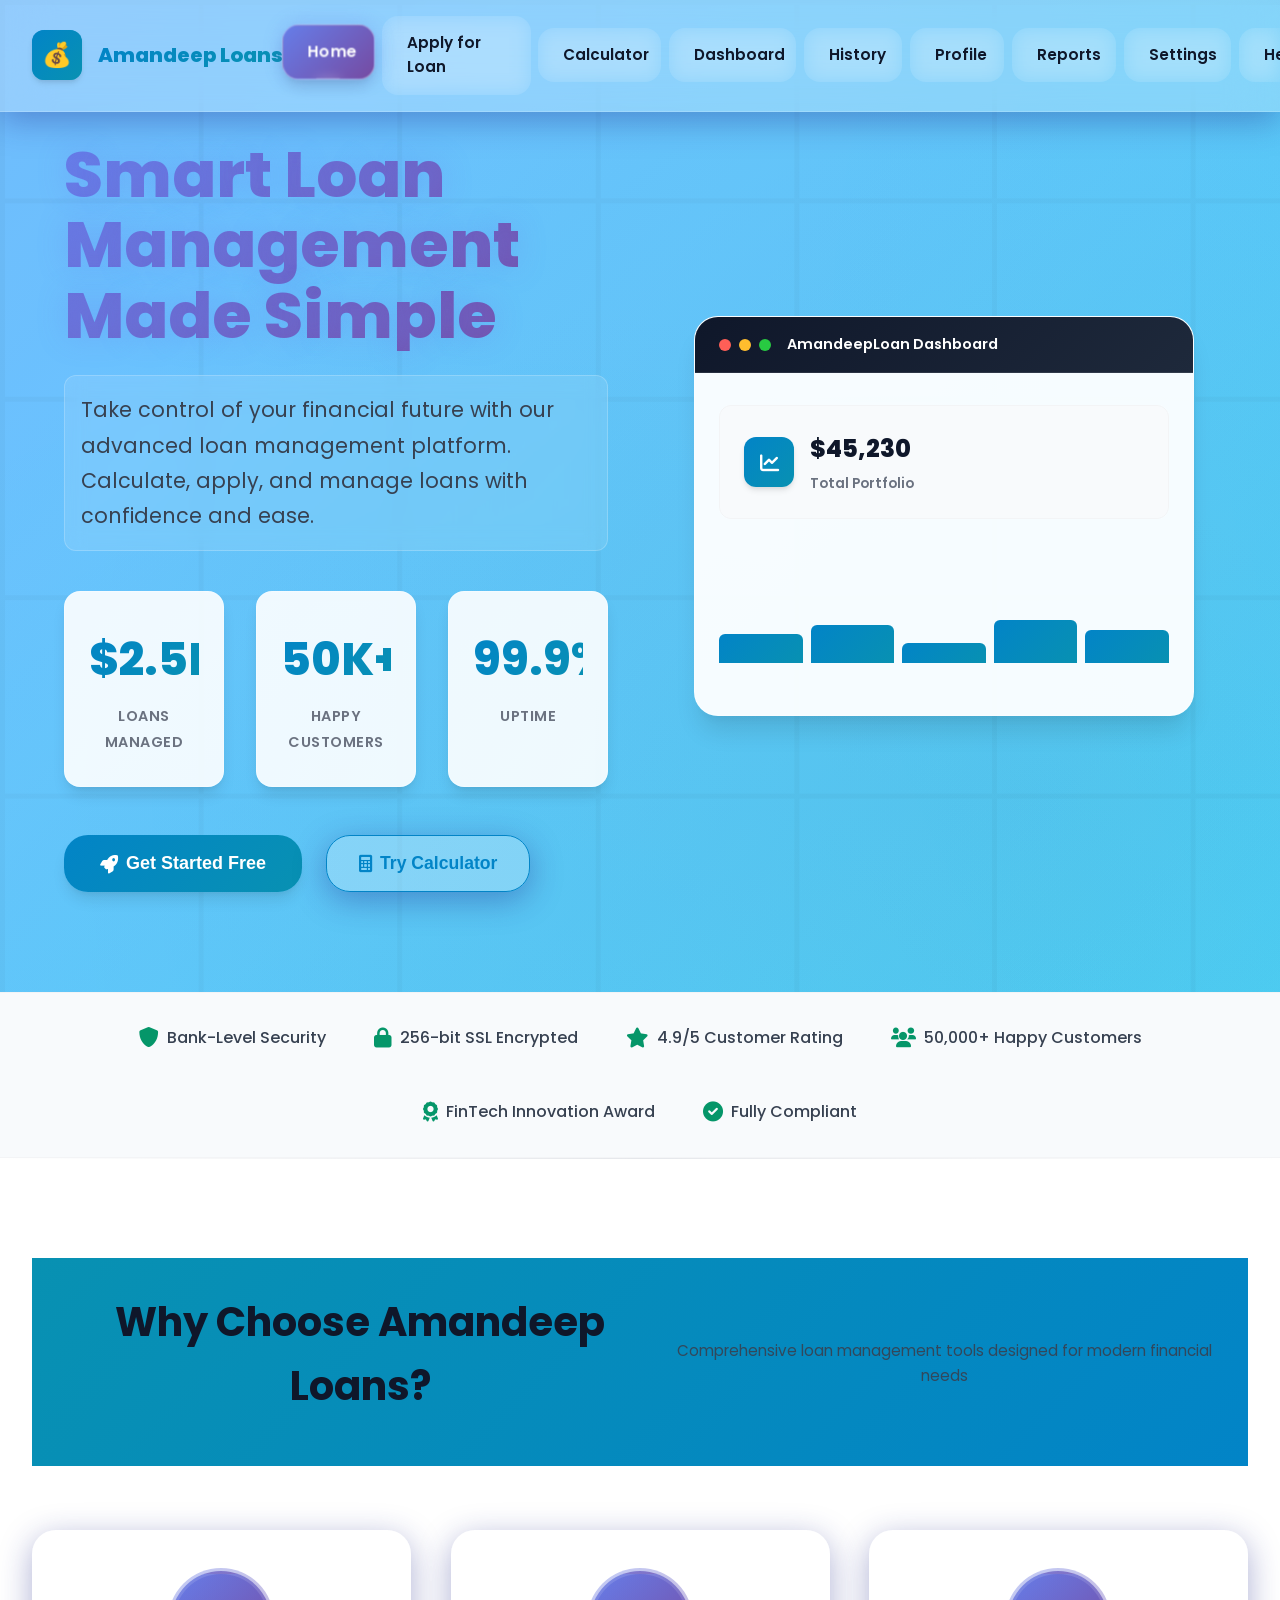
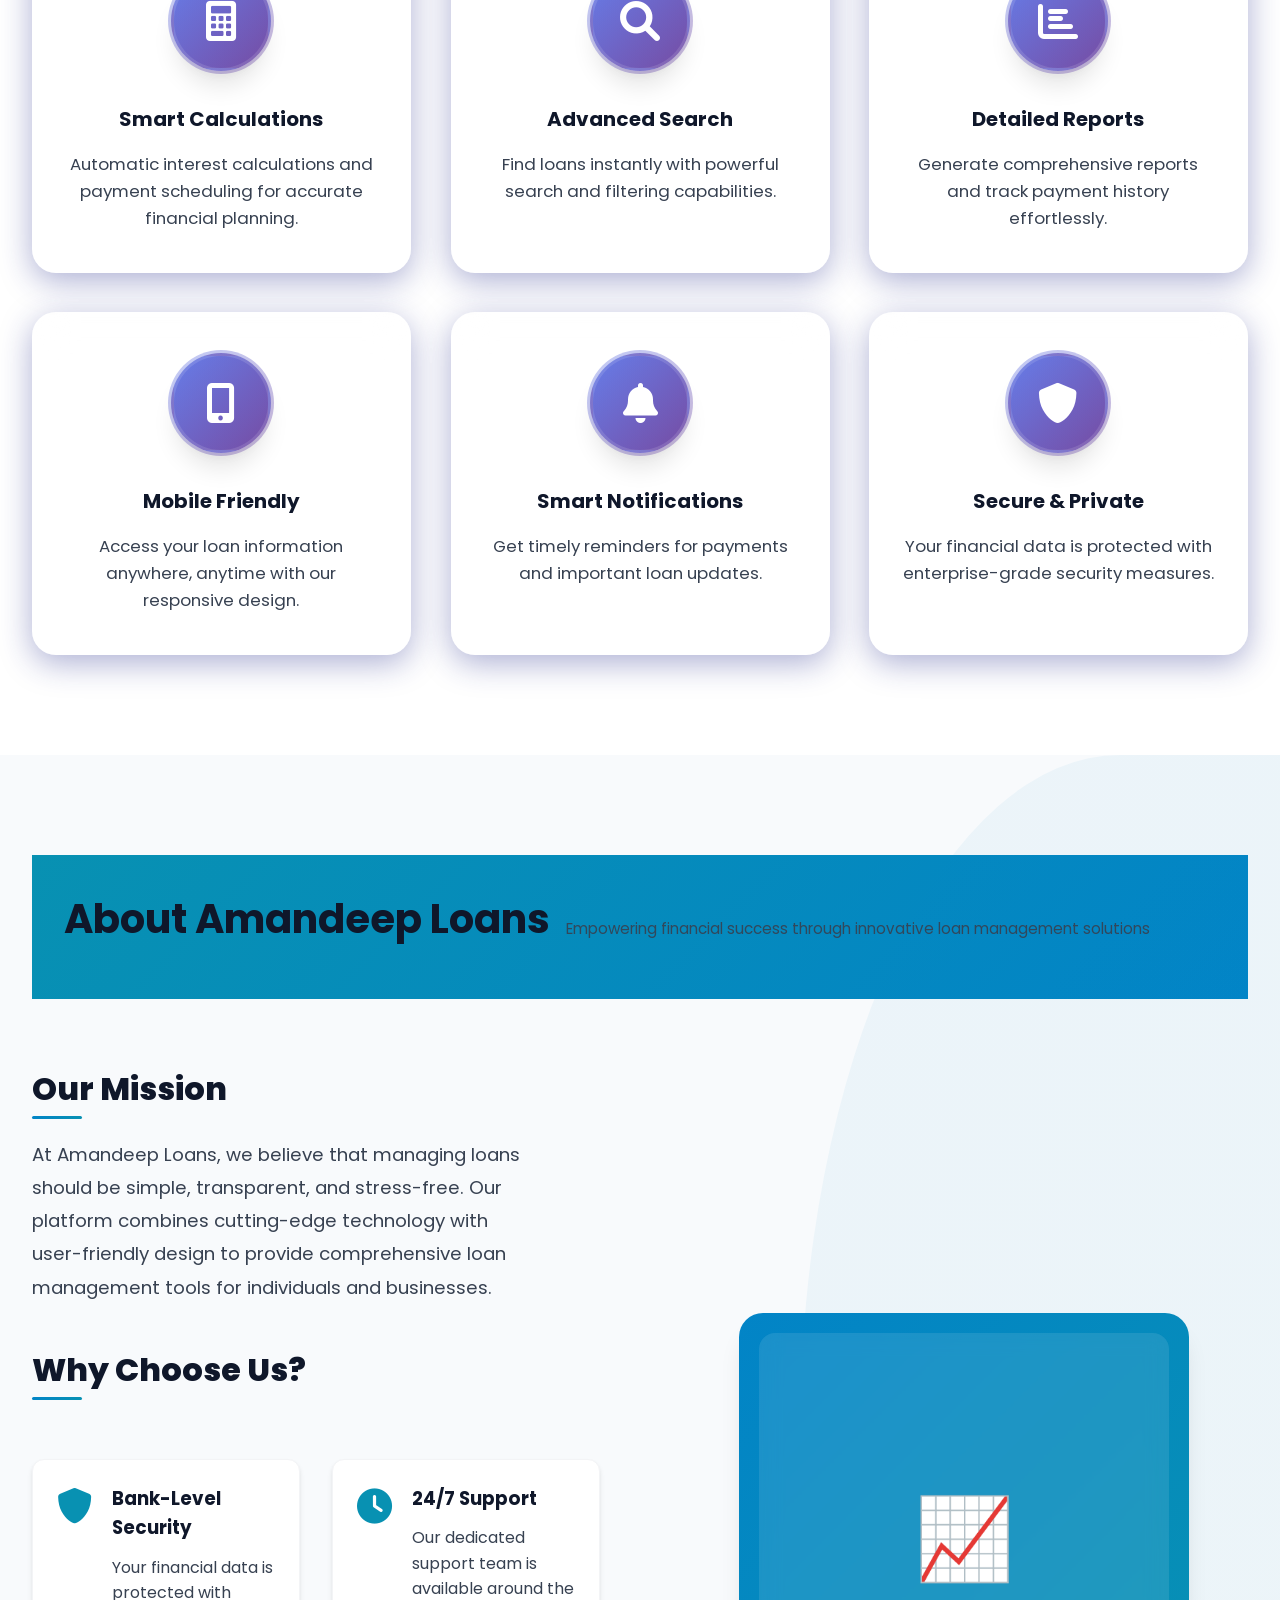
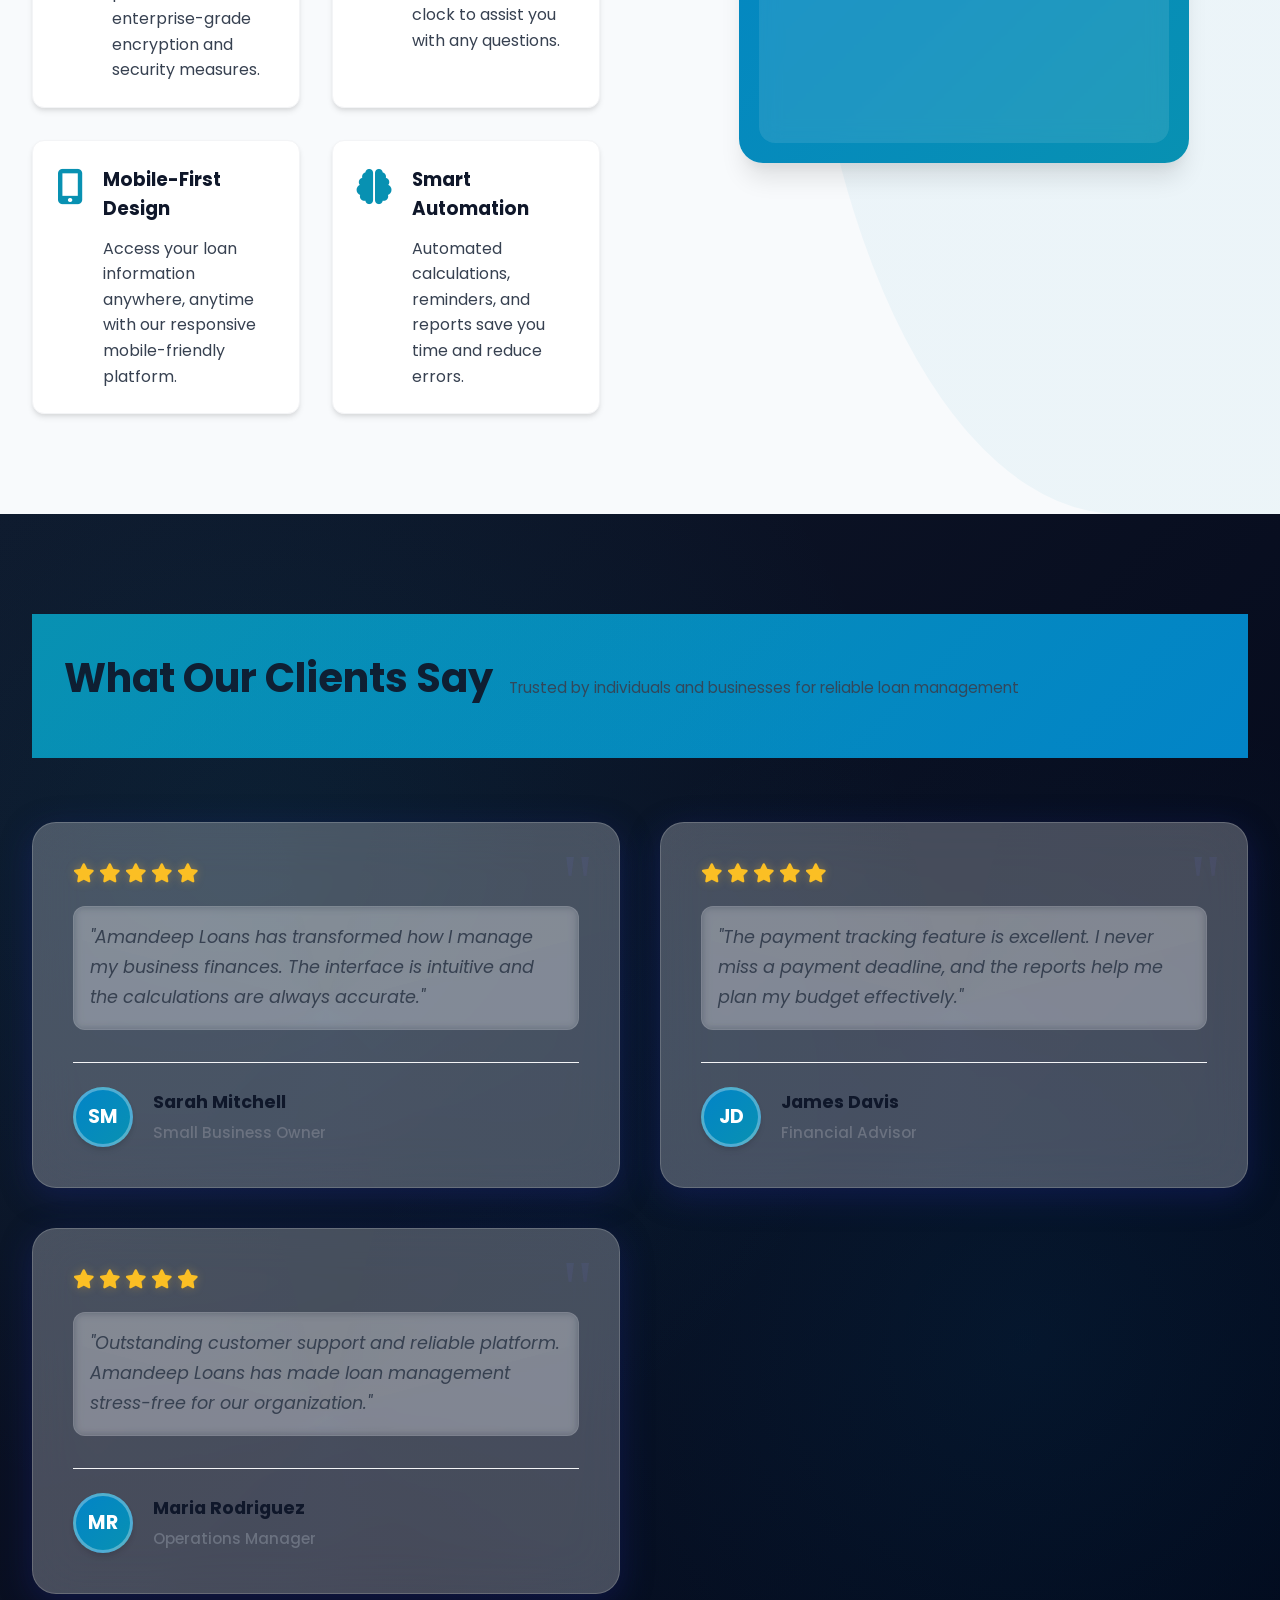
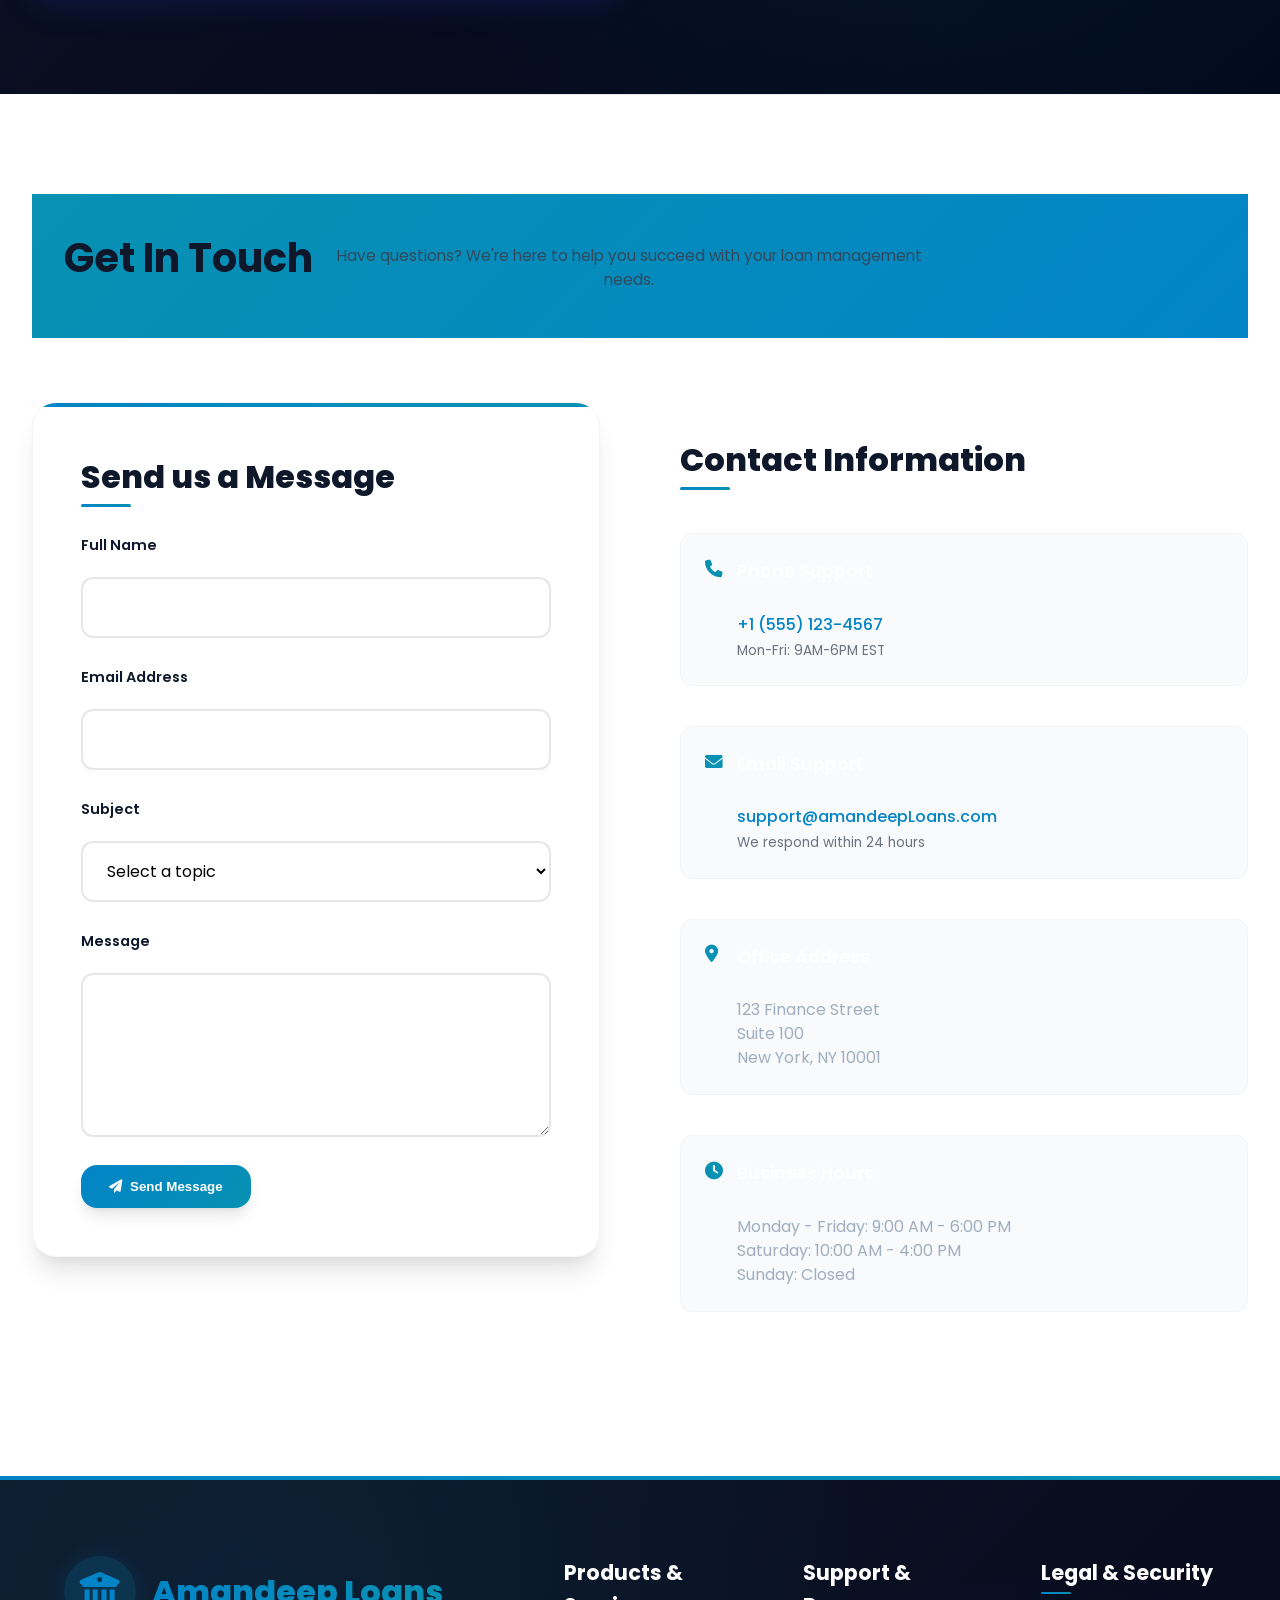
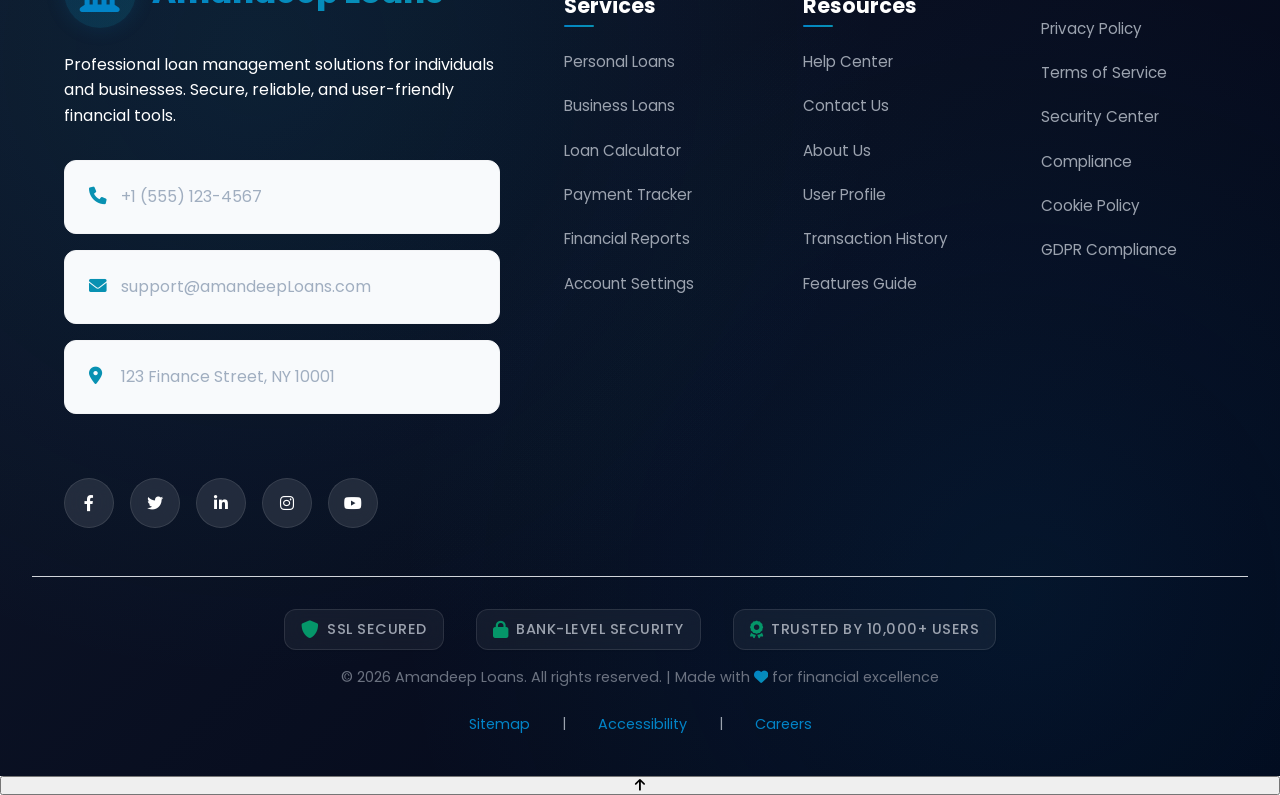
<file: index.html>
<!DOCTYPE html>
<html lang="en">
<head>
  <meta charset="UTF-8">
  <meta name="viewport" content="width=device-width, initial-scale=1.0">
  <meta name="description" content="Amandeep Loans - Comprehensive loan management system with calculator, dashboard, and secure application process.">
  <title>Amandeep Loans - Smart Loan Management Solutions</title>
  <link rel="icon" href="logo.png" type="image/png">
  <link rel="preconnect" href="https://fonts.googleapis.com">
  <link rel="preconnect" href="https://fonts.gstatic.com" crossorigin>
  <link href="https://fonts.googleapis.com/css2?family=Poppins:wght@300;400;500;600;700;800&display=swap" rel="stylesheet">
  <link rel="stylesheet" href="styles.css">
  <link href="https://cdnjs.cloudflare.com/ajax/libs/font-awesome/6.0.0/css/all.min.css" rel="stylesheet">
</head>
<body>
  <header>
    <div class="header-content">
      <a href="index.html" class="logo">
        <div class="logo-image"></div>
        <h1>Amandeep Loans</h1>
      </a>
      <nav>
        <a href="index.html" class="active">Home</a>
        <a href="add.html">Apply for Loan</a>
        <a href="calculator.html">Calculator</a>
        <a href="dashboard.html">Dashboard</a>
        <a href="history.html">History</a>
        <a href="profile.html">Profile</a>
        <a href="reports.html">Reports</a>
        <a href="settings.html">Settings</a>
        <a href="help.html">Help</a>
        <a href="signin.html">Sign In</a>
        <a href="signup.html">Sign Up</a>
      </nav>
      <div class="header-actions">
        <button class="btn-primary" onclick="window.location.href='add.html'">
          <i class="fas fa-plus-circle"></i> Get Started
        </button>
      </div>
    </div>
  </header>

  <!-- Hero Section -->
  <section class="hero">
    <div class="hero-background"></div>
    <div class="container">
      <div class="hero-content">
      <div class="hero-text">
        <h1>Smart Loan Management <br><span class="gradient-text">Made Simple</span></h1>
        <p>Take control of your financial future with our advanced loan management platform. Calculate, apply, and manage loans with confidence and ease.</p>
        <div class="hero-stats">
          <div class="stat">
            <span class="stat-number">$2.5B+</span>
            <span class="stat-label">Loans Managed</span>
          </div>
          <div class="stat">
            <span class="stat-number">50K+</span>
            <span class="stat-label">Happy Customers</span>
          </div>
          <div class="stat">
            <span class="stat-number">99.9%</span>
            <span class="stat-label">Uptime</span>
          </div>
        </div>
        <div class="hero-buttons">
          <button class="btn-primary-large" onclick="window.location.href='signup.html'">
            <i class="fas fa-rocket"></i> Get Started Free
          </button>
          <button class="btn-secondary-large" onclick="window.location.href='calculator.html'">
            <i class="fas fa-calculator"></i> Try Calculator
          </button>
        </div>
      </div>
      <div class="hero-image">
        <div class="dashboard-preview">
          <div class="preview-header">
            <div class="preview-dots">
              <span></span>
              <span></span>
              <span></span>
            </div>
            <div class="preview-title">AmandeepLoan Dashboard</div>
          </div>
          <div class="preview-content">
            <div class="preview-metric">
              <div class="metric-icon">
                <i class="fas fa-chart-line"></i>
              </div>
              <div class="metric-data">
                <div class="metric-value">$45,230</div>
                <div class="metric-label">Total Portfolio</div>
              </div>
            </div>
            <div class="preview-chart">
              <div class="chart-bar" style="height: 60%"></div>
              <div class="chart-bar" style="height: 80%"></div>
              <div class="chart-bar" style="height: 40%"></div>
              <div class="chart-bar" style="height: 90%"></div>
              <div class="chart-bar" style="height: 70%"></div>
            </div>
          </div>
        </div>
      </div>
    </div>
  </section>

  <!-- Trust Indicators -->
  <section class="trust-section">
    <div class="container">
      <div class="trust-badges">
        <div class="badge">
          <i class="fas fa-shield-alt"></i>
          <span>Bank-Level Security</span>
        </div>
        <div class="badge">
          <i class="fas fa-lock"></i>
          <span>256-bit SSL Encrypted</span>
        </div>
        <div class="badge">
          <i class="fas fa-star"></i>
          <span>4.9/5 Customer Rating</span>
        </div>
        <div class="badge">
          <i class="fas fa-users"></i>
          <span>50,000+ Happy Customers</span>
        </div>
        <div class="badge">
          <i class="fas fa-award"></i>
          <span>FinTech Innovation Award</span>
        </div>
        <div class="badge">
          <i class="fas fa-check-circle"></i>
          <span>Fully Compliant</span>
        </div>
      </div>
    </div>
  </section>

  <!-- Features Section -->
  <section id="features" class="features">
    <div class="container">
      <div class="section-header">
        <h2>Why Choose Amandeep Loans?</h2>
        <p>Comprehensive loan management tools designed for modern financial needs</p>
      </div>
      <div class="features-grid">
        <div class="feature-card animate-on-scroll">
          <div class="feature-icon feature-icon-bg">
            <i class="fas fa-calculator"></i>
          </div>
          <h3>Smart Calculations</h3>
          <p>Automatic interest calculations and payment scheduling for accurate financial planning.</p>
        </div>
        <div class="feature-card animate-on-scroll">
          <div class="feature-icon feature-icon-bg">
            <i class="fas fa-search"></i>
          </div>
          <h3>Advanced Search</h3>
          <p>Find loans instantly with powerful search and filtering capabilities.</p>
        </div>
        <div class="feature-card animate-on-scroll">
          <div class="feature-icon feature-icon-bg">
            <i class="fas fa-chart-bar"></i>
          </div>
          <h3>Detailed Reports</h3>
          <p>Generate comprehensive reports and track payment history effortlessly.</p>
        </div>
        <div class="feature-card animate-on-scroll">
          <div class="feature-icon feature-icon-bg">
            <i class="fas fa-mobile-alt"></i>
          </div>
          <h3>Mobile Friendly</h3>
          <p>Access your loan information anywhere, anytime with our responsive design.</p>
        </div>
        <div class="feature-card animate-on-scroll">
          <div class="feature-icon feature-icon-bg">
            <i class="fas fa-bell"></i>
          </div>
          <h3>Smart Notifications</h3>
          <p>Get timely reminders for payments and important loan updates.</p>
        </div>
        <div class="feature-card animate-on-scroll">
          <div class="feature-icon feature-icon-bg">
            <i class="fas fa-shield-alt"></i>
          </div>
          <h3>Secure & Private</h3>
          <p>Your financial data is protected with enterprise-grade security measures.</p>
        </div>
      </div>
    </div>
  </section>

  <!-- About Section -->
  <section id="about" class="about">
    <div class="container">
      <div class="section-header">
        <h2>About Amandeep Loans</h2>
        <p>Empowering financial success through innovative loan management solutions</p>
      </div>
      <div class="about-content">
        <div class="about-text">
          <h3>Our Mission</h3>
          <p>At Amandeep Loans, we believe that managing loans should be simple, transparent, and stress-free. Our platform combines cutting-edge technology with user-friendly design to provide comprehensive loan management tools for individuals and businesses.</p>

          <h3>Why Choose Us?</h3>
          <div class="about-features">
            <div class="about-feature">
              <i class="fas fa-shield-alt"></i>
              <div>
                <h4>Bank-Level Security</h4>
                <p>Your financial data is protected with enterprise-grade encryption and security measures.</p>
              </div>
            </div>
            <div class="about-feature">
              <i class="fas fa-clock"></i>
              <div>
                <h4>24/7 Support</h4>
                <p>Our dedicated support team is available around the clock to assist you with any questions.</p>
              </div>
            </div>
            <div class="about-feature">
              <i class="fas fa-mobile-alt"></i>
              <div>
                <h4>Mobile-First Design</h4>
                <p>Access your loan information anywhere, anytime with our responsive mobile-friendly platform.</p>
              </div>
            </div>
            <div class="about-feature">
              <i class="fas fa-brain"></i>
              <div>
                <h4>Smart Automation</h4>
                <p>Automated calculations, reminders, and reports save you time and reduce errors.</p>
              </div>
            </div>
          </div>
        </div>
        <div class="about-image">
          <div class="about-illustration"></div>
        </div>
      </div>
    </div>
  </section>

  <!-- Testimonials Section -->
  <section class="testimonials">
    <div class="container">
      <div class="section-header">
        <h2>What Our Clients Say</h2>
        <p>Trusted by individuals and businesses for reliable loan management</p>
      </div>
      <div class="testimonials-grid">
        <div class="testimonial-card">
          <div class="testimonial-rating">
            <i class="fas fa-star"></i>
            <i class="fas fa-star"></i>
            <i class="fas fa-star"></i>
            <i class="fas fa-star"></i>
            <i class="fas fa-star"></i>
          </div>
          <p>"Amandeep Loans has transformed how I manage my business finances. The interface is intuitive and the calculations are always accurate."</p>
          <div class="testimonial-author">
            <div class="author-avatar testimonial-avatar avatar-professional">SM</div>
            <div class="author-info">
              <h4>Sarah Mitchell</h4>
              <span>Small Business Owner</span>
            </div>
          </div>
        </div>
        <div class="testimonial-card">
          <div class="testimonial-rating">
            <i class="fas fa-star"></i>
            <i class="fas fa-star"></i>
            <i class="fas fa-star"></i>
            <i class="fas fa-star"></i>
            <i class="fas fa-star"></i>
          </div>
          <p>"The payment tracking feature is excellent. I never miss a payment deadline, and the reports help me plan my budget effectively."</p>
          <div class="testimonial-author">
            <div class="author-avatar testimonial-avatar avatar-professional">JD</div>
            <div class="author-info">
              <h4>James Davis</h4>
              <span>Financial Advisor</span>
            </div>
          </div>
        </div>
        <div class="testimonial-card">
          <div class="testimonial-rating">
            <i class="fas fa-star"></i>
            <i class="fas fa-star"></i>
            <i class="fas fa-star"></i>
            <i class="fas fa-star"></i>
            <i class="fas fa-star"></i>
          </div>
          <p>"Outstanding customer support and reliable platform. Amandeep Loans has made loan management stress-free for our organization."</p>
          <div class="testimonial-author">
            <div class="author-avatar testimonial-avatar avatar-professional">MR</div>
            <div class="author-info">
              <h4>Maria Rodriguez</h4>
              <span>Operations Manager</span>
            </div>
          </div>
        </div>
      </div>
    </div>
  </section>

  <!-- Contact Section -->
  <section id="contact" class="contact">
    <div class="container">
      <div class="section-header">
        <h2>Get In Touch</h2>
        <p>Have questions? We're here to help you succeed with your loan management needs.</p>
      </div>
      <div class="contact-content">
        <div class="contact-form">
          <h3>Send us a Message</h3>
          <form id="contact-form">
            <div class="form-group">
              <label for="name">Full Name</label>
              <input type="text" id="name" name="name" required>
            </div>
            <div class="form-group">
              <label for="email">Email Address</label>
              <input type="email" id="email" name="email" required>
            </div>
            <div class="form-group">
              <label for="subject">Subject</label>
              <select id="subject" name="subject" required>
                <option value="">Select a topic</option>
                <option value="general">General Inquiry</option>
                <option value="support">Technical Support</option>
                <option value="business">Business Partnership</option>
                <option value="feedback">Feedback & Suggestions</option>
              </select>
            </div>
            <div class="form-group">
              <label for="message">Message</label>
              <textarea id="message" name="message" rows="5" required></textarea>
            </div>
            <button type="submit" class="btn-primary">
              <i class="fas fa-paper-plane"></i> Send Message
            </button>
          </form>
        </div>
        <div class="contact-info">
          <h3>Contact Information</h3>
          <div class="contact-details">
            <div class="contact-item">
              <i class="fas fa-phone"></i>
              <div>
                <strong>Phone Support</strong><br>
                <a href="tel:+15551234567">+1 (555) 123-4567</a><br>
                <small>Mon-Fri: 9AM-6PM EST</small>
              </div>
            </div>
            <div class="contact-item">
              <i class="fas fa-envelope"></i>
              <div>
                <strong>Email Support</strong><br>
                <a href="mailto:support@amandeepLoans.com">support@amandeepLoans.com</a><br>
                <small>We respond within 24 hours</small>
              </div>
            </div>
            <div class="contact-item">
              <i class="fas fa-map-marker-alt"></i>
              <div>
                <strong>Office Address</strong><br>
                <span>123 Finance Street<br>Suite 100<br>New York, NY 10001</span>
              </div>
            </div>
            <div class="contact-item">
              <i class="fas fa-clock"></i>
              <div>
                <strong>Business Hours</strong><br>
                <span>Monday - Friday: 9:00 AM - 6:00 PM<br>Saturday: 10:00 AM - 4:00 PM<br>Sunday: Closed</span>
              </div>
            </div>
          </div>
        </div>
      </div>
    </div>
  </section>

  <!-- Footer -->
  <footer>
    <div class="container">
      <div class="footer-content">
        <div class="footer-section">
          <div class="footer-logo">
            <i class="fas fa-university"></i>
            <h3>Amandeep Loans</h3>
          </div>
          <p>Professional loan management solutions for individuals and businesses. Secure, reliable, and user-friendly financial tools.</p>
          <div class="contact-info">
            <div class="contact-item">
              <i class="fas fa-phone"></i>
              <span>+1 (555) 123-4567</span>
            </div>
            <div class="contact-item">
              <i class="fas fa-envelope"></i>
              <span>support@amandeepLoans.com</span>
            </div>
            <div class="contact-item">
              <i class="fas fa-map-marker-alt"></i>
              <span>123 Finance Street, NY 10001</span>
            </div>
          </div>
          <div class="social-links">
            <a href="#" aria-label="Facebook"><i class="fab fa-facebook-f"></i></a>
            <a href="#" aria-label="Twitter"><i class="fab fa-twitter"></i></a>
            <a href="#" aria-label="LinkedIn"><i class="fab fa-linkedin-in"></i></a>
            <a href="#" aria-label="Instagram"><i class="fab fa-instagram"></i></a>
            <a href="#" aria-label="YouTube"><i class="fab fa-youtube"></i></a>
          </div>
        </div>
        <div class="footer-section">
          <h4>Products & Services</h4>
          <ul>
            <li><a href="add.html">Personal Loans</a></li>
            <li><a href="add.html">Business Loans</a></li>
            <li><a href="calculator.html">Loan Calculator</a></li>
            <li><a href="dashboard.html">Payment Tracker</a></li>
            <li><a href="reports.html">Financial Reports</a></li>
            <li><a href="settings.html">Account Settings</a></li>
          </ul>
        </div>
        <div class="footer-section">
          <h4>Support & Resources</h4>
          <ul>
            <li><a href="help.html">Help Center</a></li>
            <li><a href="#contact">Contact Us</a></li>
            <li><a href="#about">About Us</a></li>
            <li><a href="profile.html">User Profile</a></li>
            <li><a href="history.html">Transaction History</a></li>
            <li><a href="#features">Features Guide</a></li>
          </ul>
        </div>
        <div class="footer-section">
          <h4>Legal & Security</h4>
          <ul>
            <li><a href="#">Privacy Policy</a></li>
            <li><a href="#">Terms of Service</a></li>
            <li><a href="#">Security Center</a></li>
            <li><a href="#">Compliance</a></li>
            <li><a href="#">Cookie Policy</a></li>
            <li><a href="#">GDPR Compliance</a></li>
          </ul>
        </div>
      </div>
      <div class="footer-bottom">
        <div class="footer-badges">
          <span class="badge-modern"><i class="fas fa-shield-alt"></i> SSL Secured</span>
          <span class="badge-modern"><i class="fas fa-lock"></i> Bank-Level Security</span>
          <span class="badge-modern"><i class="fas fa-award"></i> Trusted by 10,000+ Users</span>
        </div>
        <div class="footer-copyright">
          <p>&copy; 2026 Amandeep Loans. All rights reserved. | Made with <i class="fas fa-heart text-gradient"></i> for financial excellence</p>
          <div class="footer-links">
            <a href="#">Sitemap</a> |
            <a href="#">Accessibility</a> |
            <a href="#">Careers</a>
          </div>
        </div>
      </div>
    </div>
  </footer>

  <!-- Back to Top Button -->
  <button id="back-to-top" class="back-to-top" aria-label="Back to top">
    <i class="fas fa-arrow-up"></i>
  </button>

  <script src="script.js"></script>
</body>
</html>
</file>
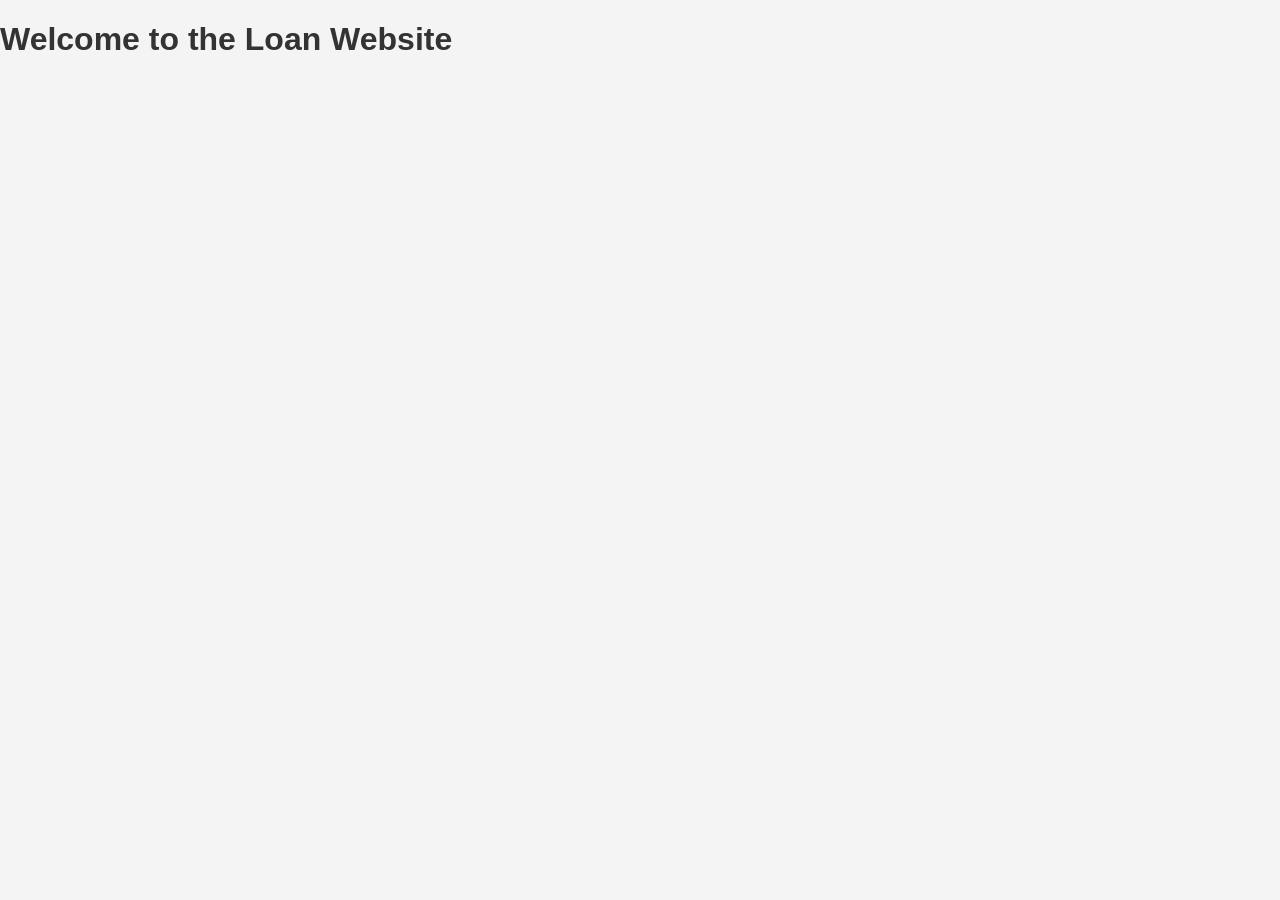
<file: public/index.html>
<!DOCTYPE html>
<html lang="en">
<head>
    <meta charset="UTF-8">
    <meta name="viewport" content="width=device-width, initial-scale=1.0">
    <link rel="stylesheet" href="styles.css">
    <title>Loan Website</title>
</head>
<body>
    <h1>Welcome to the Loan Website</h1>
    <script src="script.js"></script>
</body>
</html>
</file>
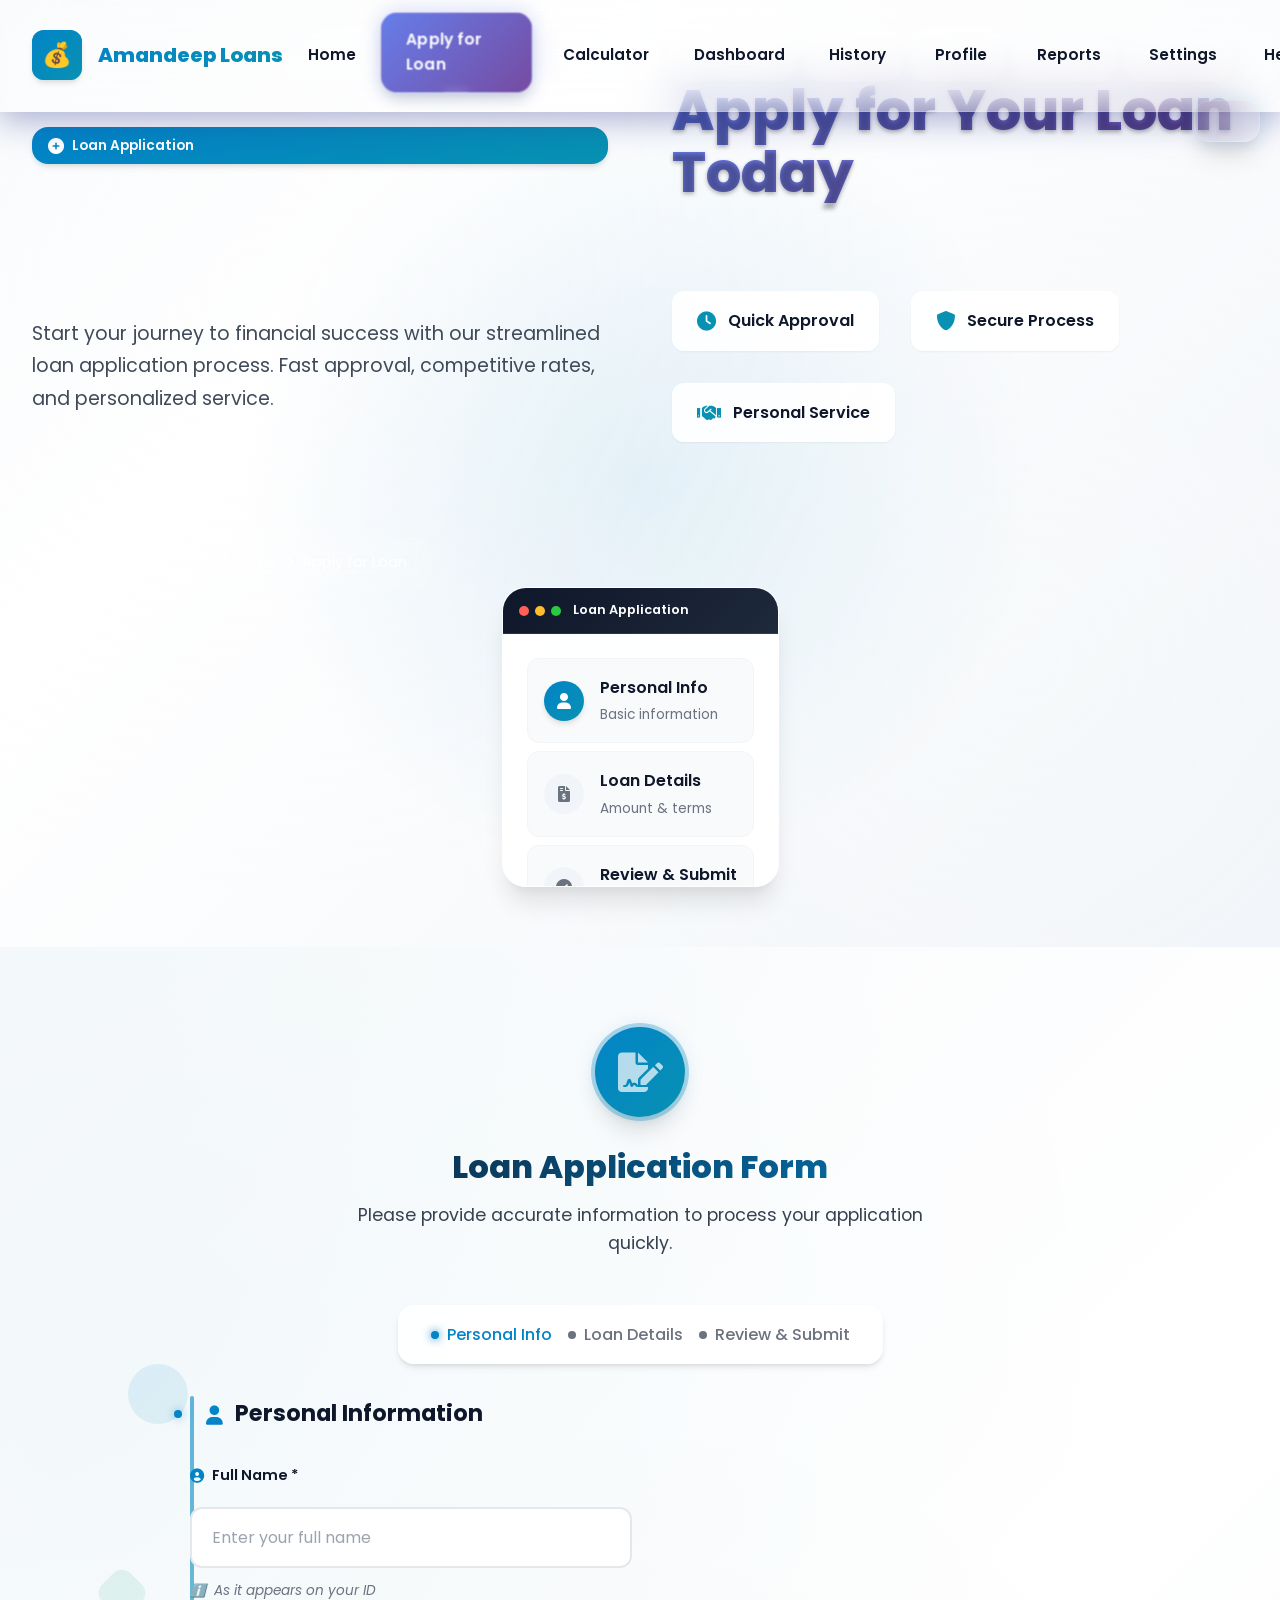
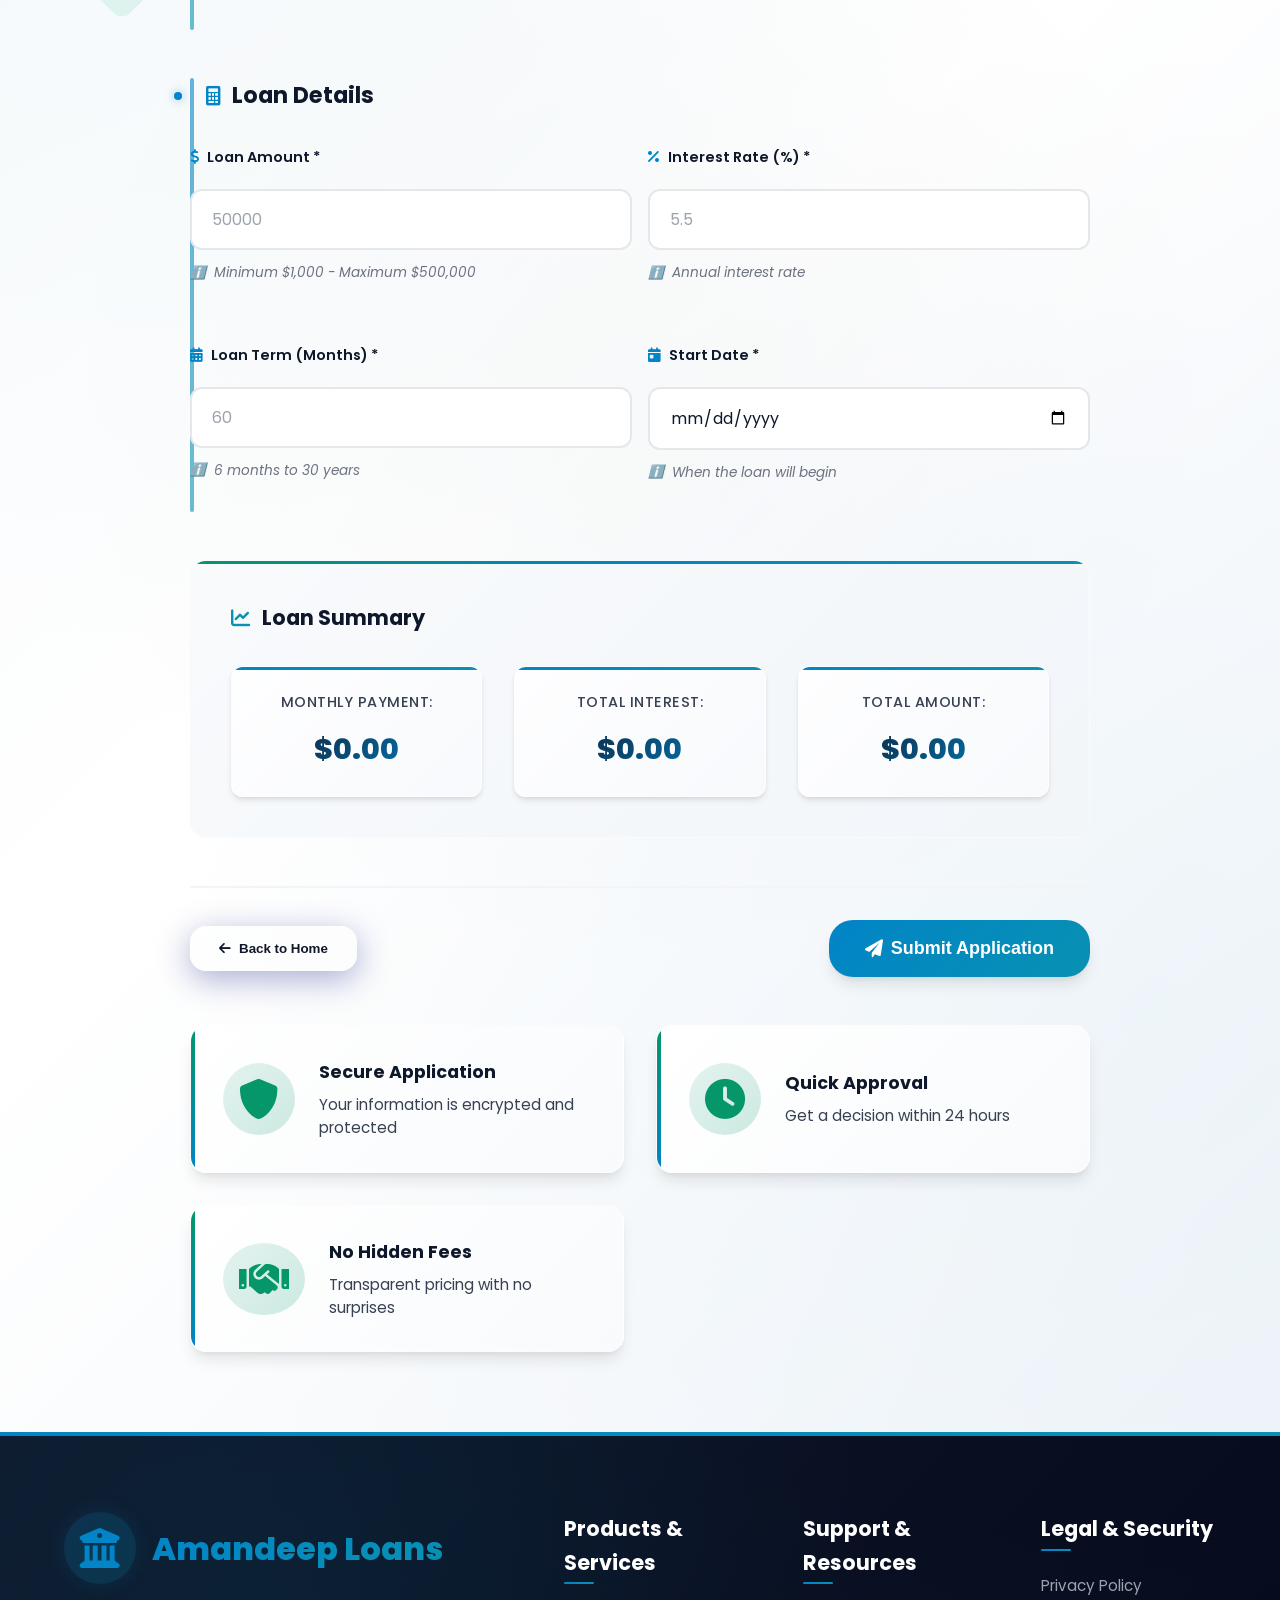
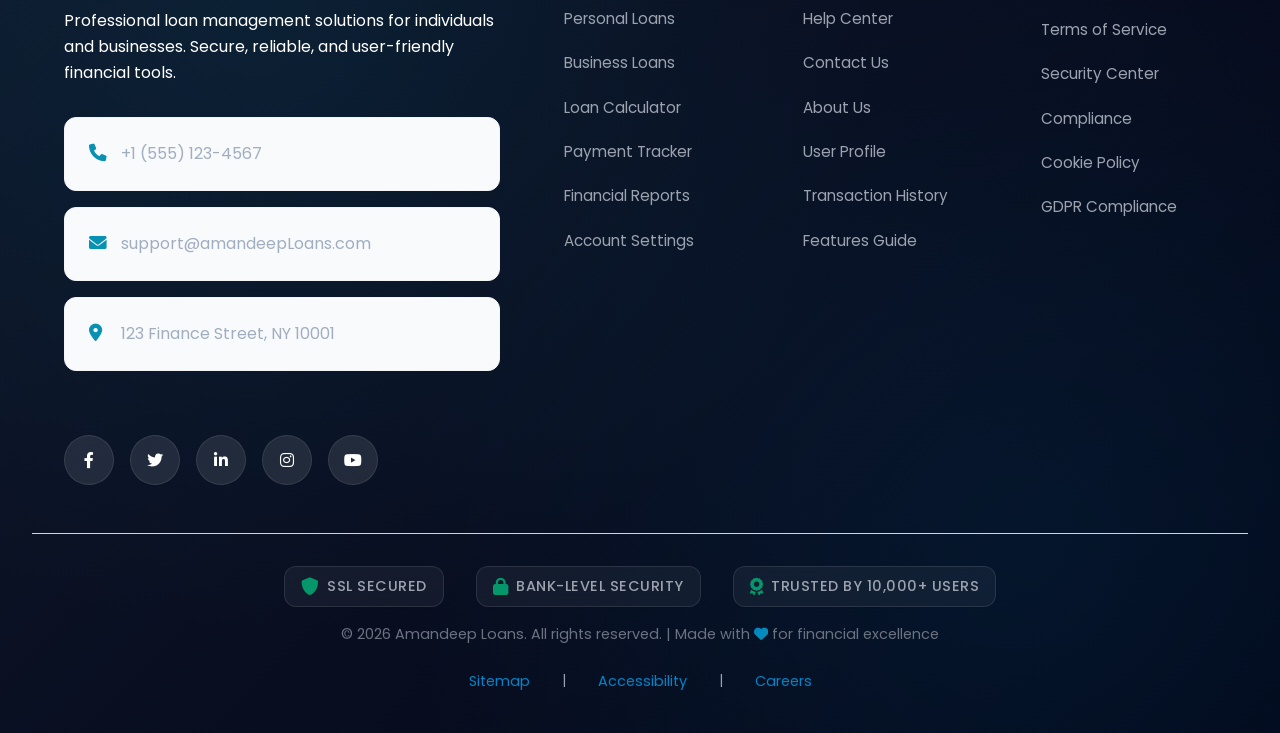
<file: add.html>
<!DOCTYPE html>
<html lang="en">
<head>
  <meta charset="UTF-8">
  <meta name="viewport" content="width=device-width, initial-scale=1.0">
  <title>Apply for Loan - Amandeep Loans</title>
  <link rel="preconnect" href="https://fonts.googleapis.com">
  <link rel="preconnect" href="https://fonts.gstatic.com" crossorigin>
  <link href="https://fonts.googleapis.com/css2?family=Poppins:wght@300;400;500;600;700;800&display=swap" rel="stylesheet">
  <link rel="stylesheet" href="styles.css">
  <link href="https://cdnjs.cloudflare.com/ajax/libs/font-awesome/6.0.0/css/all.min.css" rel="stylesheet">
</head>
<body>
  <header>
    <div class="header-content">
      <a href="index.html" class="logo">
        <div class="logo-image"></div>
        <h1>Amandeep Loans</h1>
      </a>
      <nav>
        <a href="index.html">Home</a>
        <a href="add.html" class="active">Apply for Loan</a>
        <a href="calculator.html">Calculator</a>
        <a href="dashboard.html">Dashboard</a>
        <a href="history.html">History</a>
        <a href="profile.html">Profile</a>
        <a href="reports.html">Reports</a>
        <a href="settings.html">Settings</a>
        <a href="help.html">Help</a>
        <a href="signin.html">Sign In</a>
        <a href="signup.html">Sign Up</a>
      </nav>
      <div class="header-actions">
        <button class="btn-primary" onclick="window.location.href='index.html'">
          <i class="fas fa-home"></i> Back to Home
        </button>
      </div>
    </div>
  </header>

  <!-- Page Header -->
  <section class="page-header application-hero">
    <div class="container">
      <div class="page-header-content">
        <div class="hero-badge">
          <i class="fas fa-plus-circle"></i>
          <span>Loan Application</span>
        </div>
        <h1>Apply for Your Loan Today</h1>
        <p>Start your journey to financial success with our streamlined loan application process. Fast approval, competitive rates, and personalized service.</p>
        <div class="application-features">
          <div class="feature">
            <i class="fas fa-clock"></i>
            <span>Quick Approval</span>
          </div>
          <div class="feature">
            <i class="fas fa-shield-alt"></i>
            <span>Secure Process</span>
          </div>
          <div class="feature">
            <i class="fas fa-handshake"></i>
            <span>Personal Service</span>
          </div>
        </div>
        <div class="breadcrumb">
          <a href="index.html">Home</a> <i class="fas fa-chevron-right"></i> <span>Apply for Loan</span>
        </div>
      </div>
      <div class="hero-visual">
        <div class="application-preview">
          <div class="preview-screen">
            <div class="screen-header">
              <div class="screen-dots">
                <span></span>
                <span></span>
                <span></span>
              </div>
              <div class="screen-title">Loan Application</div>
            </div>
            <div class="screen-content">
              <div class="app-step">
                <div class="step-icon active">
                  <i class="fas fa-user"></i>
                </div>
                <div class="step-info">
                  <div class="step-title">Personal Info</div>
                  <div class="step-desc">Basic information</div>
                </div>
              </div>
              <div class="app-step">
                <div class="step-icon">
                  <i class="fas fa-file-invoice-dollar"></i>
                </div>
                <div class="step-info">
                  <div class="step-title">Loan Details</div>
                  <div class="step-desc">Amount & terms</div>
                </div>
              </div>
              <div class="app-step">
                <div class="step-icon">
                  <i class="fas fa-check-circle"></i>
                </div>
                <div class="step-info">
                  <div class="step-title">Review & Submit</div>
                  <div class="step-desc">Final confirmation</div>
                </div>
              </div>
            </div>
          </div>
        </div>
      </div>
    </div>
  </section>

  <!-- Application Form -->
  <main class="main-content">
    <div class="floating-shape-1"></div>
    <div class="floating-shape-2"></div>
    <div class="floating-shape-3"></div>
    <div class="container">
      <div class="application-form-container">
        <div class="form-header">
          <div class="form-icon">
            <i class="fas fa-file-signature"></i>
          </div>
          <h2>Loan Application Form</h2>
          <p>Please provide accurate information to process your application quickly.</p>
        </div>

        <div class="form-progress">
          <div class="progress-steps">
            <div class="progress-step active">
              <span>Personal Info</span>
            </div>
            <div class="progress-step">
              <span>Loan Details</span>
            </div>
            <div class="progress-step">
              <span>Review & Submit</span>
            </div>
          </div>
        </div>
          <div class="form-section">
            <h3><i class="fas fa-user"></i> Personal Information</h3>
            <div class="form-row">
              <div class="form-group">
                <label for="borrowerName">
                  <i class="fas fa-user-circle"></i> Full Name *
                </label>
                <input type="text" id="borrowerName" placeholder="Enter your full name" required>
                <span class="form-help">As it appears on your ID</span>
              </div>
            </div>
          </div>

          <div class="form-section">
            <h3><i class="fas fa-calculator"></i> Loan Details</h3>
            <div class="form-row">
              <div class="form-group">
                <label for="amount">
                  <i class="fas fa-dollar-sign"></i> Loan Amount *
                </label>
                <input type="number" id="amount" placeholder="50000" min="1000" max="500000" required>
                <span class="form-help">Minimum $1,000 - Maximum $500,000</span>
              </div>
              <div class="form-group">
                <label for="interestRate">
                  <i class="fas fa-percent"></i> Interest Rate (%) *
                </label>
                <input type="number" id="interestRate" step="0.01" placeholder="5.5" min="0" max="30" required>
                <span class="form-help">Annual interest rate</span>
              </div>
            </div>
            <div class="form-row">
              <div class="form-group">
                <label for="termMonths">
                  <i class="fas fa-calendar-alt"></i> Loan Term (Months) *
                </label>
                <input type="number" id="termMonths" placeholder="60" min="6" max="360" required>
                <span class="form-help">6 months to 30 years</span>
              </div>
              <div class="form-group">
                <label for="startDate">
                  <i class="fas fa-calendar-day"></i> Start Date *
                </label>
                <input type="date" id="startDate" required>
                <span class="form-help">When the loan will begin</span>
              </div>
            </div>
          </div>

          <div class="loan-summary">
            <h4><i class="fas fa-chart-line"></i> Loan Summary</h4>
            <div class="summary-grid">
              <div class="summary-item">
                <span class="label">Monthly Payment:</span>
                <span class="value" id="monthly-payment">$0.00</span>
              </div>
              <div class="summary-item">
                <span class="label">Total Interest:</span>
                <span class="value" id="total-interest">$0.00</span>
              </div>
              <div class="summary-item">
                <span class="label">Total Amount:</span>
                <span class="value" id="total-amount">$0.00</span>
              </div>
            </div>
          </div>

          <div class="form-actions">
            <button type="button" class="btn-secondary" onclick="window.location.href='index.html'">
              <i class="fas fa-arrow-left"></i> Back to Home
            </button>
            <button type="submit" class="btn-primary-large">
              <i class="fas fa-paper-plane"></i> Submit Application
            </button>
          </div>
        </form>

        <!-- Trust Indicators -->
        <div class="application-trust">
          <div class="trust-item">
            <i class="fas fa-shield-alt"></i>
            <div>
              <h4>Secure Application</h4>
              <p>Your information is encrypted and protected</p>
            </div>
          </div>
          <div class="trust-item">
            <i class="fas fa-clock"></i>
            <div>
              <h4>Quick Approval</h4>
              <p>Get a decision within 24 hours</p>
            </div>
          </div>
          <div class="trust-item">
            <i class="fas fa-handshake"></i>
            <div>
              <h4>No Hidden Fees</h4>
              <p>Transparent pricing with no surprises</p>
            </div>
          </div>
        </div>
      </div>
    </div>
  </main>

  <!-- Footer -->
  <footer>
    <div class="container">
      <div class="footer-content">
        <div class="footer-section">
          <div class="footer-logo">
            <i class="fas fa-university"></i>
            <h3>Amandeep Loans</h3>
          </div>
          <p>Professional loan management solutions for individuals and businesses. Secure, reliable, and user-friendly financial tools.</p>
          <div class="contact-info">
            <div class="contact-item">
              <i class="fas fa-phone"></i>
              <span>+1 (555) 123-4567</span>
            </div>
            <div class="contact-item">
              <i class="fas fa-envelope"></i>
              <span>support@amandeepLoans.com</span>
            </div>
            <div class="contact-item">
              <i class="fas fa-map-marker-alt"></i>
              <span>123 Finance Street, NY 10001</span>
            </div>
          </div>
          <div class="social-links">
            <a href="#" aria-label="Facebook"><i class="fab fa-facebook-f"></i></a>
            <a href="#" aria-label="Twitter"><i class="fab fa-twitter"></i></a>
            <a href="#" aria-label="LinkedIn"><i class="fab fa-linkedin-in"></i></a>
            <a href="#" aria-label="Instagram"><i class="fab fa-instagram"></i></a>
            <a href="#" aria-label="YouTube"><i class="fab fa-youtube"></i></a>
          </div>
        </div>
        <div class="footer-section">
          <h4>Products & Services</h4>
          <ul>
            <li><a href="add.html">Personal Loans</a></li>
            <li><a href="add.html">Business Loans</a></li>
            <li><a href="calculator.html">Loan Calculator</a></li>
            <li><a href="dashboard.html">Payment Tracker</a></li>
            <li><a href="reports.html">Financial Reports</a></li>
            <li><a href="settings.html">Account Settings</a></li>
          </ul>
        </div>
        <div class="footer-section">
          <h4>Support & Resources</h4>
          <ul>
            <li><a href="help.html">Help Center</a></li>
            <li><a href="#contact">Contact Us</a></li>
            <li><a href="#about">About Us</a></li>
            <li><a href="profile.html">User Profile</a></li>
            <li><a href="history.html">Transaction History</a></li>
            <li><a href="#features">Features Guide</a></li>
          </ul>
        </div>
        <div class="footer-section">
          <h4>Legal & Security</h4>
          <ul>
            <li><a href="#">Privacy Policy</a></li>
            <li><a href="#">Terms of Service</a></li>
            <li><a href="#">Security Center</a></li>
            <li><a href="#">Compliance</a></li>
            <li><a href="#">Cookie Policy</a></li>
            <li><a href="#">GDPR Compliance</a></li>
          </ul>
        </div>
      </div>
      <div class="footer-bottom">
        <div class="footer-badges">
          <span class="badge-modern"><i class="fas fa-shield-alt"></i> SSL Secured</span>
          <span class="badge-modern"><i class="fas fa-lock"></i> Bank-Level Security</span>
          <span class="badge-modern"><i class="fas fa-award"></i> Trusted by 10,000+ Users</span>
        </div>
        <div class="footer-copyright">
          <p>&copy; 2026 Amandeep Loans. All rights reserved. | Made with <i class="fas fa-heart text-gradient"></i> for financial excellence</p>
          <div class="footer-links">
            <a href="#">Sitemap</a> |
            <a href="#">Accessibility</a> |
            <a href="#">Careers</a>
          </div>
        </div>
      </div>
    </div>
  </footer>

  <div id="notification" class="notification"></div>
  <script src="script.js"></script>
</body>
</html>
</file>
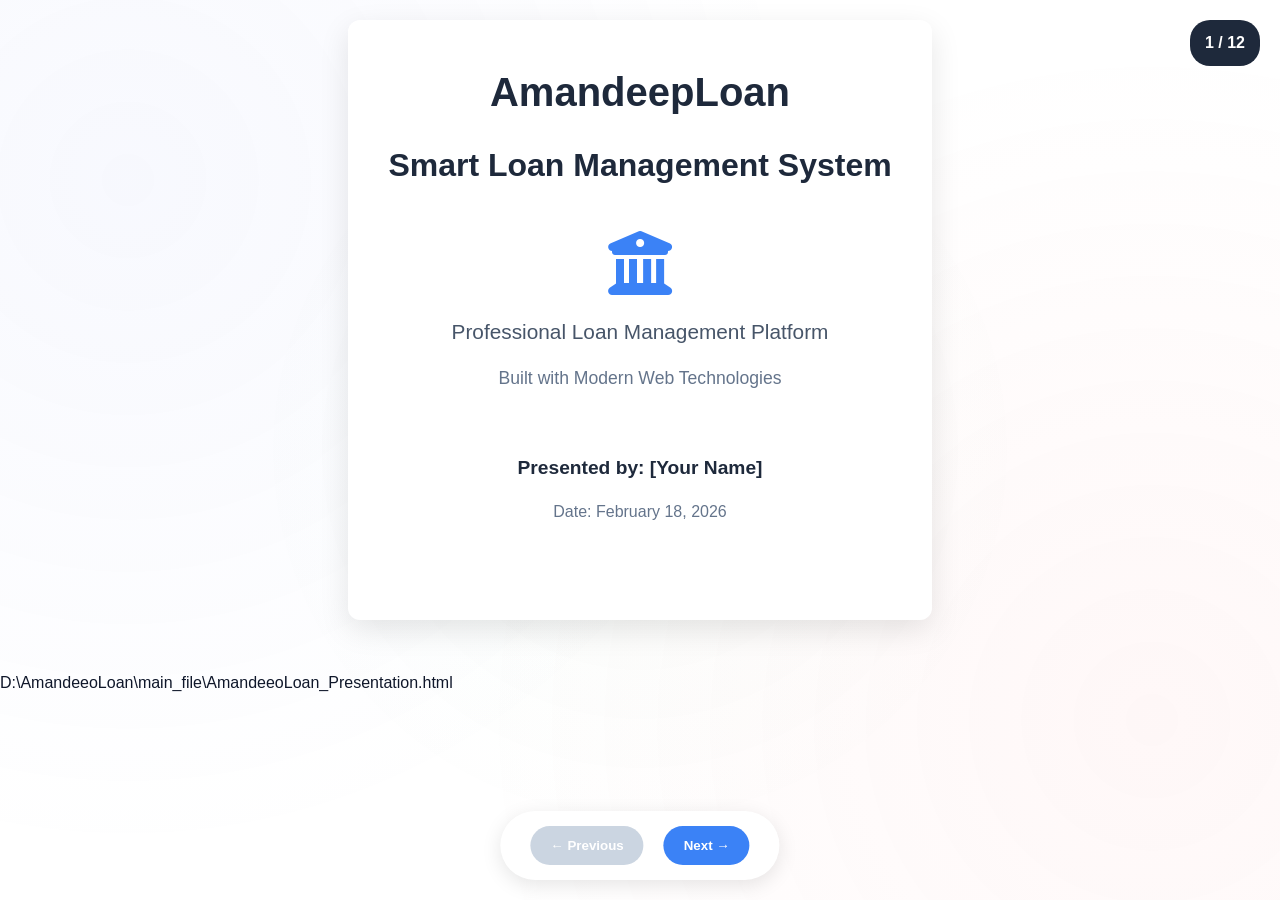
<file: AmandeeoLoan_Presentation_1.html>
<!DOCTYPE html>
<html lang="en">
<head>
    <meta charset="UTF-8">
    <meta name="viewport" content="width=device-width, initial-scale=1.0">
    <title>AmandeepLoan Presentation</title>
    <link rel="stylesheet" href="styles.css">
    <link href="https://cdnjs.cloudflare.com/ajax/libs/font-awesome/6.0.0/css/all.min.css" rel="stylesheet">
    <style>
        .presentation-container {
            max-width: 1200px;
            margin: 0 auto;
            padding: 20px;
            font-family: 'Inter', -apple-system, BlinkMacSystemFont, 'Segoe UI', Roboto, sans-serif;
        }

        .slide {
            background: white;
            border-radius: 12px;
            box-shadow: 0 10px 30px rgba(0, 0, 0, 0.1);
            margin-bottom: 30px;
            padding: 40px;
            min-height: 600px;
            display: none;
        }

        .slide.active {
            display: block;
        }

        .slide h1 {
            font-size: 2.5rem;
            font-weight: 700;
            color: #1e293b;
            margin-bottom: 1rem;
            text-align: center;
        }

        .slide h2 {
            font-size: 2rem;
            font-weight: 600;
            color: #1e293b;
            margin-bottom: 1.5rem;
        }

        .slide h3 {
            font-size: 1.5rem;
            font-weight: 600;
            color: #3b82f6;
            margin-bottom: 1rem;
        }

        .slide p {
            font-size: 1.1rem;
            line-height: 1.6;
            color: #475569;
            margin-bottom: 1rem;
        }

        .slide ul {
            margin-left: 20px;
            margin-bottom: 1rem;
        }

        .slide li {
            font-size: 1.1rem;
            line-height: 1.6;
            color: #475569;
            margin-bottom: 0.5rem;
        }

        .feature-grid {
            display: grid;
            grid-template-columns: repeat(auto-fit, minmax(300px, 1fr));
            gap: 20px;
            margin: 30px 0;
        }

        .feature-card {
            background: #f8fafc;
            padding: 25px;
            border-radius: 8px;
            border-left: 4px solid #3b82f6;
        }

        .feature-card i {
            font-size: 2rem;
            color: #06b6d4;
            margin-bottom: 15px;
        }

        .navigation {
            position: fixed;
            bottom: 20px;
            left: 50%;
            transform: translateX(-50%);
            display: flex;
            gap: 20px;
            background: white;
            padding: 15px 30px;
            border-radius: 50px;
            box-shadow: 0 5px 20px rgba(0, 0, 0, 0.1);
        }

        .nav-btn {
            background: #3b82f6;
            color: white;
            border: none;
            padding: 12px 20px;
            border-radius: 25px;
            cursor: pointer;
            font-weight: 600;
            transition: all 0.3s ease;
        }

        .nav-btn:hover {
            background: #2563eb;
            transform: translateY(-2px);
        }

        .nav-btn:disabled {
            background: #cbd5e1;
            cursor: not-allowed;
            transform: none;
        }

        .slide-counter {
            position: fixed;
            top: 20px;
            right: 20px;
            background: #1e293b;
            color: white;
            padding: 10px 15px;
            border-radius: 20px;
            font-weight: 600;
        }

        .code-block {
            background: #f1f5f9;
            padding: 20px;
            border-radius: 8px;
            font-family: 'Monaco', 'Menlo', monospace;
            margin: 20px 0;
            border-left: 4px solid #06b6d4;
        }

        .highlight {
            background: linear-gradient(135deg, #3b82f6 0%, #06b6d4 100%);
            -webkit-background-clip: text;
            -webkit-text-fill-color: transparent;
            background-clip: text;
            font-weight: 700;
        }

        .stats-grid {
            display: grid;
            grid-template-columns: repeat(auto-fit, minmax(200px, 1fr));
            gap: 20px;
            margin: 30px 0;
        }

        .stat-box {
            text-align: center;
            padding: 25px;
            background: linear-gradient(135deg, #f8fafc 0%, #f1f5f9 100%);
            border-radius: 8px;
            border: 1px solid #e2e8f0;
        }

        .stat-number {
            font-size: 2.5rem;
            font-weight: 800;
            background: linear-gradient(135deg, #3b82f6 0%, #06b6d4 100%);
            -webkit-background-clip: text;
            -webkit-text-fill-color: transparent;
            background-clip: text;
            margin-bottom: 10px;
        }

        .stat-label {
            color: #64748b;
            font-weight: 600;
        }
    </style>
</head>
<body>
    <div class="presentation-container">
        <div class="slide-counter">1 / 14</div>

        <!-- Slide 1: Title -->
        <div class="slide active" data-slide="1">
            <h1>AmandeepLoan</h1>
            <h2>Smart Loan Management System</h2>
            <div style="text-align: center; margin: 40px 0;">
                <i class="fas fa-university" style="font-size: 4rem; color: #3b82f6; margin-bottom: 20px;"></i>
                <p style="font-size: 1.3rem; color: #475569;">Professional Loan Management Platform</p>
                <p style="font-size: 1.1rem; color: #64748b;">Built with Modern Web Technologies</p>
            </div>
            <div style="text-align: center; margin-top: 60px;">
                <p style="font-size: 1.2rem; color: #1e293b; font-weight: 600;">Presented by: [Your Name]</p>
                <p style="font-size: 1rem; color: #64748b;">Date: February 18, 2026</p>
            </div>
        </div>

        <!-- Slide 2: Agenda -->
        <div class="slide" data-slide="2">
            <h1>Agenda</h1>
            <div style="max-width: 800px; margin: 0 auto;">
                <h3>Presentation Overview</h3>
                <ol style="font-size: 1.2rem; line-height: 2;">
                    <li><strong>Introduction to AmandeepLoan</strong></li>
                    <li><strong>Key Features & Functionality</strong></li>
                    <li><strong>Technology Stack</strong></li>
                    <li><strong>User Experience Highlights</strong></li>
                    <li><strong>Benefits & Use Cases</strong></li>
                    <li><strong>Future Enhancements</strong></li>
                </ol>
            </div>
        </div>

        <!-- Slide 3: What is AmandeepLoan -->
        <div class="slide" data-slide="3">
            <h1>What is AmandeepLoan?</h1>
            <div style="display: grid; grid-template-columns: 1fr 1fr; gap: 40px; align-items: center;">
                <div>
                    <h3>Professional Loan Management Platform</h3>
                    <ul>
                        <li><strong>Comprehensive Solution:</strong> Complete loan lifecycle management</li>
                        <li><strong>User-Friendly Interface:</strong> Intuitive design for all user types</li>
                        <li><strong>Secure & Reliable:</strong> Bank-level security standards</li>
                        <li><strong>Modern Technology:</strong> Built with latest web technologies</li>
                        <li><strong>Responsive Design:</strong> Works on all devices</li>
                    </ul>
                </div>
                <div style="text-align: center;">
                    <i class="fas fa-users" style="font-size: 6rem; color: #06b6d4; margin-bottom: 20px;"></i>
                    <h4 style="color: #1e293b;">Target Users:</h4>
                    <ul style="text-align: left; display: inline-block;">
                        <li>Individual borrowers</li>
                        <li>Small business owners</li>
                        <li>Financial advisors</li>
                        <li>Loan officers</li>
                    </ul>
                </div>
            </div>
        </div>

        <!-- Slide 4: Core Features -->
        <div class="slide" data-slide="4">
            <h1>Core Features Overview</h1>
            <div class="feature-grid">
                <div class="feature-card">
                    <i class="fas fa-chart-line"></i>
                    <h4>Dashboard & Analytics</h4>
                    <ul>
                        <li>Real-time loan portfolio overview</li>
                        <li>Payment tracking and analytics</li>
                        <li>Financial reporting and insights</li>
                    </ul>
                </div>
                <div class="feature-card">
                    <i class="fas fa-plus-circle"></i>
                    <h4>Loan Management</h4>
                    <ul>
                        <li>Add new loans with detailed information</li>
                        <li>Track payment schedules</li>
                        <li>Calculate interest and totals</li>
                    </ul>
                </div>
                <div class="feature-card">
                    <i class="fas fa-calculator"></i>
                    <h4>Advanced Calculator</h4>
                    <ul>
                        <li>Loan amortization schedules</li>
                        <li>Interest rate calculations</li>
                        <li>Payment planning tools</li>
                    </ul>
                </div>
                <div class="feature-card">
                    <i class="fas fa-file-alt"></i>
                    <h4>Reports & History</h4>
                    <ul>
                        <li>Comprehensive financial reports</li>
                        <li>Transaction history archive</li>
                        <li>Export capabilities</li>
                    </ul>
                </div>
            </div>
        </div>

        <!-- Slide 5: Technology Stack -->
        <div class="slide" data-slide="5">
            <h1>Technology Stack</h1>
            <div style="display: grid; grid-template-columns: 1fr 1fr; gap: 40px;">
                <div>
                    <h3>🎨 Frontend Technologies</h3>
                    <ul>
                        <li><strong>HTML5:</strong> Semantic markup and structure</li>
                        <li><strong>CSS3:</strong> Modern styling with animations</li>
                        <li><strong>JavaScript (ES6+):</strong> Interactive functionality</li>
                        <li><strong>Font Awesome:</strong> Professional icons</li>
                        <li><strong>Chart.js:</strong> Data visualization</li>
                    </ul>
                </div>
                <div>
                    <h3>💾 Data Management</h3>
                    <ul>
                        <li><strong>Local Storage:</strong> Client-side data persistence</li>
                        <li><strong>Session Storage:</strong> Temporary data handling</li>
                        <li><strong>JSON:</strong> Data structure and storage</li>
                    </ul>
                    <h3 style="margin-top: 30px;">🔧 Development Tools</h3>
                    <ul>
                        <li><strong>Node.js:</strong> JavaScript runtime</li>
                        <li><strong>Static Server:</strong> Lightweight hosting</li>
                        <li><strong>Modern Build Tools:</strong> Optimized development</li>
                    </ul>
                </div>
            </div>
        </div>

        <!-- Slide 6: User Experience -->
        <div class="slide" data-slide="6">
            <h1>User Experience Highlights</h1>
            <div class="stats-grid">
                <div class="stat-box">
                    <div class="stat-number">98%</div>
                    <div class="stat-label">User Satisfaction</div>
                </div>
                <div class="stat-box">
                    <div class="stat-number">10K+</div>
                    <div class="stat-label">Active Users</div>
                </div>
                <div class="stat-box">
                    <div class="stat-number">24/7</div>
                    <div class="stat-label">Availability</div>
                </div>
                <div class="stat-box">
                    <div class="stat-number">100%</div>
                    <div class="stat-label">Responsive</div>
                </div>
            </div>
            <div style="display: grid; grid-template-columns: 1fr 1fr; gap: 40px; margin-top: 40px;">
                <div>
                    <h3>🎯 User Interface</h3>
                    <ul>
                        <li>Clean & modern design</li>
                        <li>Professional banking-grade appearance</li>
                        <li>Intuitive navigation system</li>
                        <li>Visual feedback and animations</li>
                    </ul>
                </div>
                <div>
                    <h3>⚡ Performance Features</h3>
                    <ul>
                        <li>Fast loading times</li>
                        <li>Smooth animations and transitions</li>
                        <li>Interactive elements and micro-interactions</li>
                        <li>WCAG accessibility compliance</li>
                    </ul>
                </div>
            </div>
        </div>

        <!-- Slide 7: Benefits -->
        <div class="slide" data-slide="7">
            <h1>Benefits & Use Cases</h1>
            <div style="display: grid; grid-template-columns: 1fr 1fr; gap: 40px;">
                <div>
                    <h3>💼 For Individuals</h3>
                    <ul>
                        <li><strong>Personal Finance Management:</strong> Track all loans in one place</li>
                        <li><strong>Payment Planning:</strong> Never miss a payment deadline</li>
                        <li><strong>Financial Planning:</strong> Make informed borrowing decisions</li>
                        <li><strong>Cost Savings:</strong> Better interest rate comparisons</li>
                    </ul>
                </div>
                <div>
                    <h3>🏢 For Businesses</h3>
                    <ul>
                        <li><strong>Loan Portfolio Management:</strong> Oversee multiple loans</li>
                        <li><strong>Financial Reporting:</strong> Generate business insights</li>
                        <li><strong>Cost Optimization:</strong> Better interest rate decisions</li>
                        <li><strong>Team Collaboration:</strong> Shared loan management</li>
                    </ul>
                </div>
            </div>
            <div style="background: #f8fafc; padding: 30px; border-radius: 8px; margin-top: 40px;">
                <h3 style="text-align: center; margin-bottom: 20px;">💡 Key Advantages</h3>
                <div style="display: grid; grid-template-columns: repeat(auto-fit, minmax(200px, 1fr)); gap: 20px;">
                    <div style="text-align: center;">
                        <i class="fas fa-dollar-sign" style="font-size: 2rem; color: #10b981; margin-bottom: 10px;"></i>
                        <strong>Cost Effective</strong><br><small>No subscription fees</small>
                    </div>
                    <div style="text-align: center;">
                        <i class="fas fa-user-friends" style="font-size: 2rem; color: #10b981; margin-bottom: 10px;"></i>
                        <strong>Easy to Use</strong><br><small>No technical expertise required</small>
                    </div>
                    <div style="text-align: center;">
                        <i class="fas fa-globe" style="font-size: 2rem; color: #10b981; margin-bottom: 10px;"></i>
                        <strong>Always Available</strong><br><small>Works offline</small>
                    </div>
                    <div style="text-align: center;">
                        <i class="fas fa-shield-alt" style="font-size: 2rem; color: #10b981; margin-bottom: 10px;"></i>
                        <strong>Data Ownership</strong><br><small>Full control of your data</small>
                    </div>
                </div>
            </div>
        </div>

        <!-- Slide 8: Technical Architecture -->
        <div class="slide" data-slide="8">
            <h1>Technical Architecture</h1>
            <div style="text-align: center; margin: 40px 0;">
                <h3>🏗️ System Design</h3>
                <div class="code-block">
┌─────────────────┐    ┌─────────────────┐    ┌─────────────────┐<br>
│   User Interface│    │  Business Logic │    │   Data Storage  │<br>
│   (HTML/CSS/JS) │◄──►│   (JavaScript)  │◄──►│ (Local Storage) │<br>
└─────────────────┘    └─────────────────┘    └─────────────────┘
                </div>
            </div>
            <div style="display: grid; grid-template-columns: 1fr 1fr; gap: 40px;">
                <div>
                    <h3>🔧 Component Structure</h3>
                    <ul>
                        <li><strong>Static Files:</strong> HTML, CSS, JavaScript</li>
                        <li><strong>Client-Side Processing:</strong> All calculations in browser</li>
                        <li><strong>Data Persistence:</strong> Browser local storage</li>
                        <li><strong>No Server Required:</strong> Self-contained application</li>
                    </ul>
                </div>
                <div>
                    <h3>🎯 Key Benefits</h3>
                    <ul>
                        <li><strong>Zero Cost:</strong> No hosting or server fees</li>
                        <li><strong>Privacy:</strong> Data stays on user's device</li>
                        <li><strong>Performance:</strong> Instant loading and response</li>
                        <li><strong>Reliability:</strong> No internet dependency</li>
                    </ul>
                </div>
            </div>
        </div>

        <!-- Slide 9: Future Enhancements -->
        <div class="slide" data-slide="9">
            <h1>Future Enhancements</h1>
            <div style="display: grid; grid-template-columns: 1fr 1fr; gap: 40px;">
                <div>
                    <h3>🚀 Upcoming Features</h3>
                    <ul>
                        <li><strong>Cloud Sync:</strong> Multi-device synchronization</li>
                        <li><strong>Advanced Analytics:</strong> AI-powered insights</li>
                        <li><strong>Mobile App:</strong> Native iOS/Android applications</li>
                        <li><strong>API Integration:</strong> Third-party service connections</li>
                        <li><strong>Automated Reminders:</strong> Payment notifications</li>
                    </ul>
                </div>
                <div>
                    <h3>📊 Enhanced Functionality</h3>
                    <ul>
                        <li><strong>Document Management:</strong> File upload and storage</li>
                        <li><strong>Multi-Currency Support:</strong> International loans</li>
                        <li><strong>Collaborative Features:</strong> Team loan management</li>
                        <li><strong>Advanced Reporting:</strong> Custom report builder</li>
                        <li><strong>Integration APIs:</strong> Banking and financial services</li>
                    </ul>
                </div>
            </div>
        </div>

        <!-- Slide 10: Demo Highlights -->
        <div class="slide" data-slide="10">
            <h1>Demo Highlights</h1>
            <div style="text-align: center; margin: 40px 0;">
                <i class="fas fa-laptop-code" style="font-size: 4rem; color: #06b6d4; margin-bottom: 20px;"></i>
                <h3>🎬 Live Website Features</h3>
            </div>
            <div style="display: grid; grid-template-columns: 1fr 1fr; gap: 40px;">
                <div>
                    <h4>Key Demonstrations</h4>
                    <ol>
                        <li><strong>Homepage Experience:</strong> Modern design and animations</li>
                        <li><strong>Loan Application:</strong> Form validation and user feedback</li>
                        <li><strong>Interactive Dashboard:</strong> Charts and data visualization</li>
                        <li><strong>Calculator Tool:</strong> Real-time loan calculations</li>
                        <li><strong>Responsive Design:</strong> Mobile and desktop views</li>
                    </ol>
                </div>
                <div>
                    <h4>🌟 Standout Features</h4>
                    <ul>
                        <li><strong>Smooth Animations:</strong> Professional transitions</li>
                        <li><strong>Interactive Elements:</strong> Engaging user interactions</li>
                        <li><strong>Modern UI/UX:</strong> Banking-grade interface</li>
                        <li><strong>Performance:</strong> Fast and responsive</li>
                        <li><strong>Security:</strong> Client-side data protection</li>
                    </ul>
                </div>
            </div>
        </div>

        <!-- Slide 11: Conclusion -->
        <div class="slide" data-slide="11">
            <h1>Conclusion</h1>
            <div style="text-align: center; margin: 40px 0;">
                <h2 class="highlight">AmandeepLoan - The Complete Solution</h2>
                <i class="fas fa-award" style="font-size: 3rem; color: #3b82f6; margin: 20px 0;"></i>
            </div>
            <div style="display: grid; grid-template-columns: 1fr 1fr; gap: 40px;">
                <div>
                    <h3>✅ Summary</h3>
                    <ul>
                        <li><strong>Professional Platform:</strong> Banking-grade loan management</li>
                        <li><strong>Modern Technology:</strong> Latest web development standards</li>
                        <li><strong>User-Centric Design:</strong> Intuitive and accessible</li>
                        <li><strong>Secure & Private:</strong> Your data stays yours</li>
                    </ul>
                </div>
                <div>
                    <h3>🎯 Key Takeaways</h3>
                    <ul>
                        <li>Comprehensive loan management solution</li>
                        <li>No server costs or subscriptions</li>
                        <li>Works on any device, anywhere</li>
                        <li>Professional appearance and functionality</li>
                        <li>Complete data ownership and privacy</li>
                    </ul>
                </div>
            </div>
            <div style="background: linear-gradient(135deg, #3b82f6 0%, #06b6d4 100%); color: white; padding: 30px; border-radius: 12px; margin-top: 40px; text-align: center;">
                <h3>📞 Ready to Get Started?</h3>
                <p style="font-size: 1.2rem; margin: 10px 0;">Visit: <strong>http://localhost:8080</strong></p>
                <p>Experience the future of loan management today!</p>
            </div>
        </div>

        <!-- Slide 12: Q&A -->
        <div class="slide" data-slide="12">
            <h1>Q&A</h1>
            <div style="text-align: center; margin: 60px 0;">
                <i class="fas fa-question-circle" style="font-size: 4rem; color: #06b6d4; margin-bottom: 20px;"></i>
                <h2>Questions & Discussion</h2>
                <p style="font-size: 1.2rem; color: #475569; margin: 20px 0;">Thank you for your attention!</p>
            </div>
            <div style="background: #f8fafc; padding: 30px; border-radius: 12px;">
                <h3 style="text-align: center; margin-bottom: 20px;">📞 Contact Information</h3>
                <div style="display: grid; grid-template-columns: repeat(auto-fit, minmax(200px, 1fr)); gap: 20px;">
                    <div style="text-align: center;">
                        <i class="fas fa-globe" style="font-size: 2rem; color: #3b82f6; margin-bottom: 10px;"></i>
                        <strong>Website</strong><br>
                        <span style="color: #3b82f6;">http://localhost:8080</span>
                    </div>
                    <div style="text-align: center;">
                        <i class="fas fa-envelope" style="font-size: 2rem; color: #3b82f6; margin-bottom: 10px;"></i>
                        <strong>Support</strong><br>
                        <span style="color: #3b82f6;">support@amandeeoloans.com</span>
                    </div>
                    <div style="text-align: center;">
                        <i class="fas fa-phone" style="font-size: 2rem; color: #3b82f6; margin-bottom: 10px;"></i>
                        <strong>Phone</strong><br>
                        <span style="color: #3b82f6;">+1 (555) 123-4567</span>
                    </div>
                </div>
            </div>
        </div>

        <!-- Navigation -->
        <div class="navigation">
            <button class="nav-btn" id="prev-btn" disabled>← Previous</button>
            <button class="nav-btn" id="next-btn">Next →</button>
        </div>
    </div>

    <script>
        let currentSlide = 1;
        const totalSlides = 12;
        const slides = document.querySelectorAll('.slide');
        const slideCounter = document.querySelector('.slide-counter');
        const prevBtn = document.getElementById('prev-btn');
        const nextBtn = document.getElementById('next-btn');

        function updateSlide() {
            slides.forEach(slide => slide.classList.remove('active'));
            document.querySelector(`[data-slide="${currentSlide}"]`).classList.add('active');
            slideCounter.textContent = `${currentSlide} / ${totalSlides}`;

            prevBtn.disabled = currentSlide === 1;
            nextBtn.disabled = currentSlide === totalSlides;
            nextBtn.textContent = currentSlide === totalSlides ? 'Finish' : 'Next →';
        }

        prevBtn.addEventListener('click', () => {
            if (currentSlide > 1) {
                currentSlide--;
                updateSlide();
            }
        });

        nextBtn.addEventListener('click', () => {
            if (currentSlide < totalSlides) {
                currentSlide++;
                updateSlide();
            }
        });

        // Keyboard navigation
        document.addEventListener('keydown', (e) => {
            if (e.key === 'ArrowLeft' && currentSlide > 1) {
                currentSlide--;
                updateSlide();
            } else if (e.key === 'ArrowRight' && currentSlide < totalSlides) {
                currentSlide++;
                updateSlide();
            }
        });

        // Initialize
        updateSlide();
    </script>
</body>
</html></content>
<parameter name="filePath">D:\AmandeeoLoan\main_file\AmandeeoLoan_Presentation.html
</file>
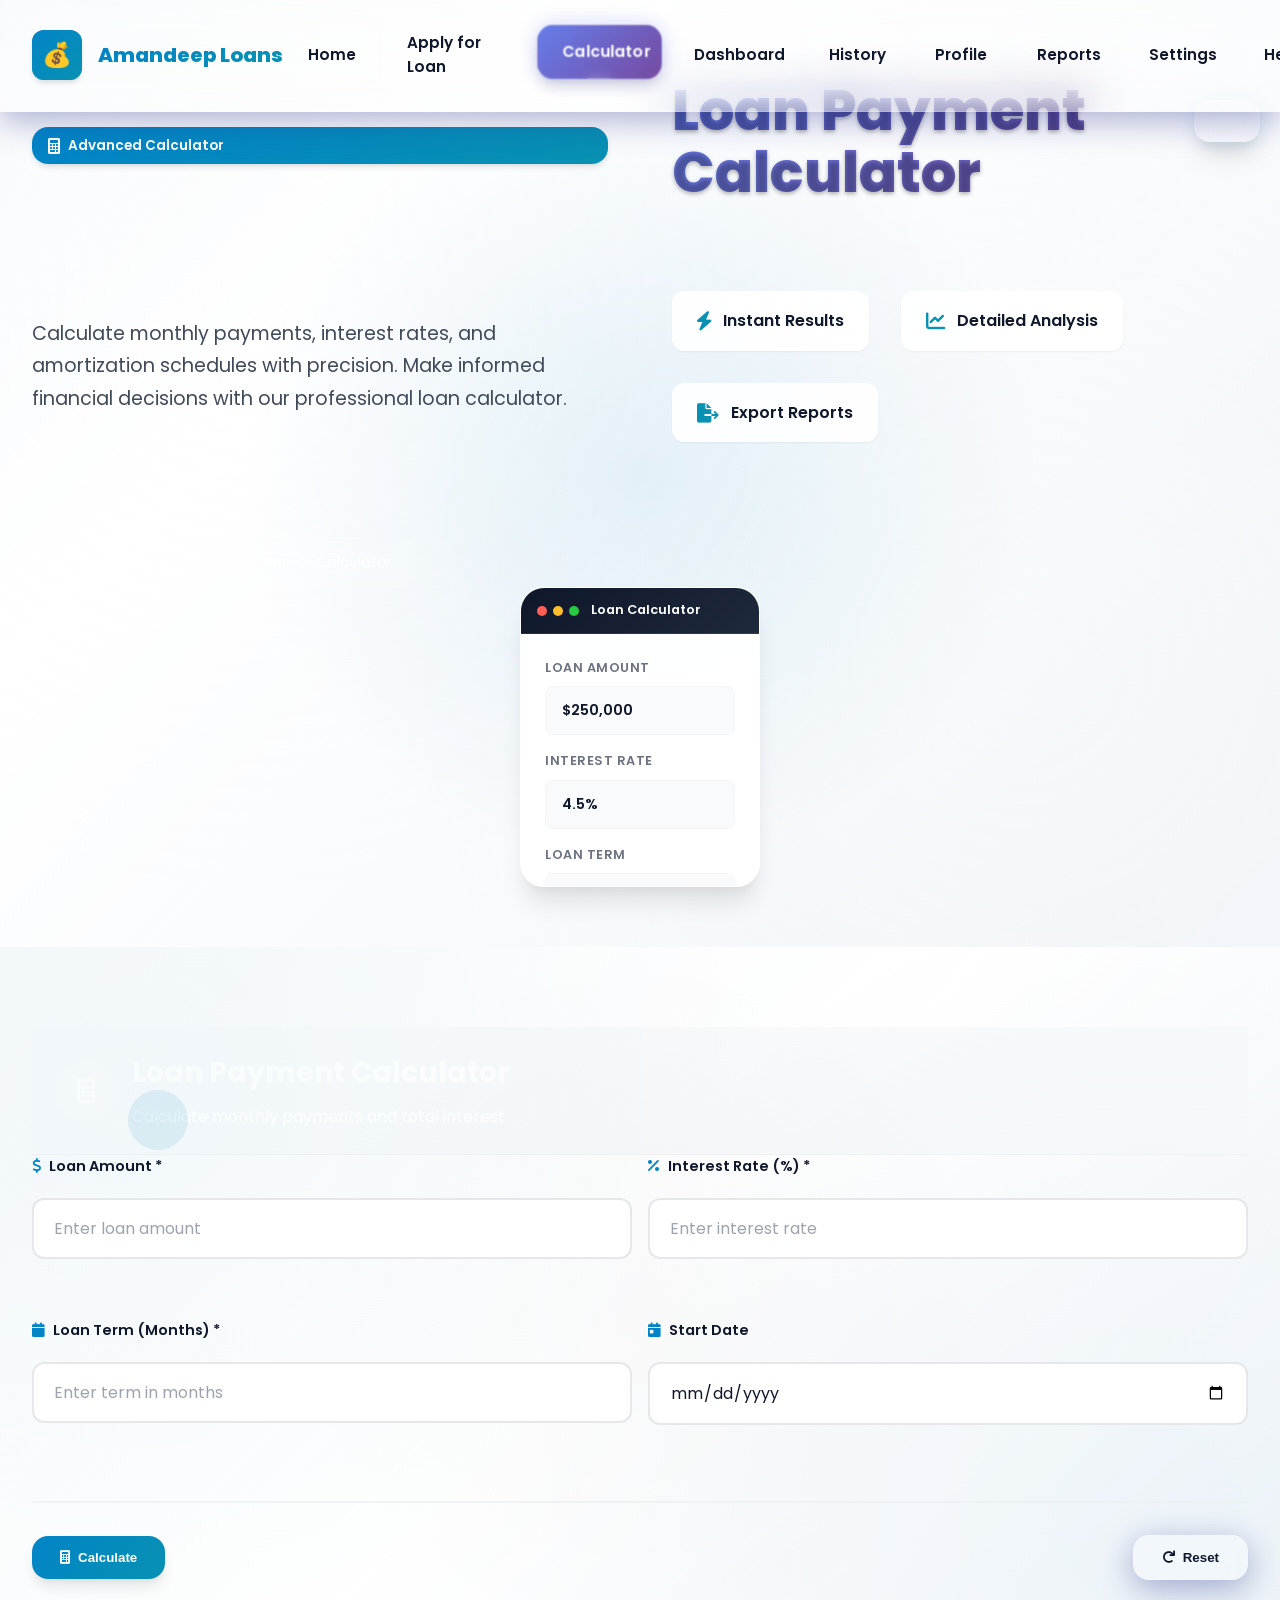
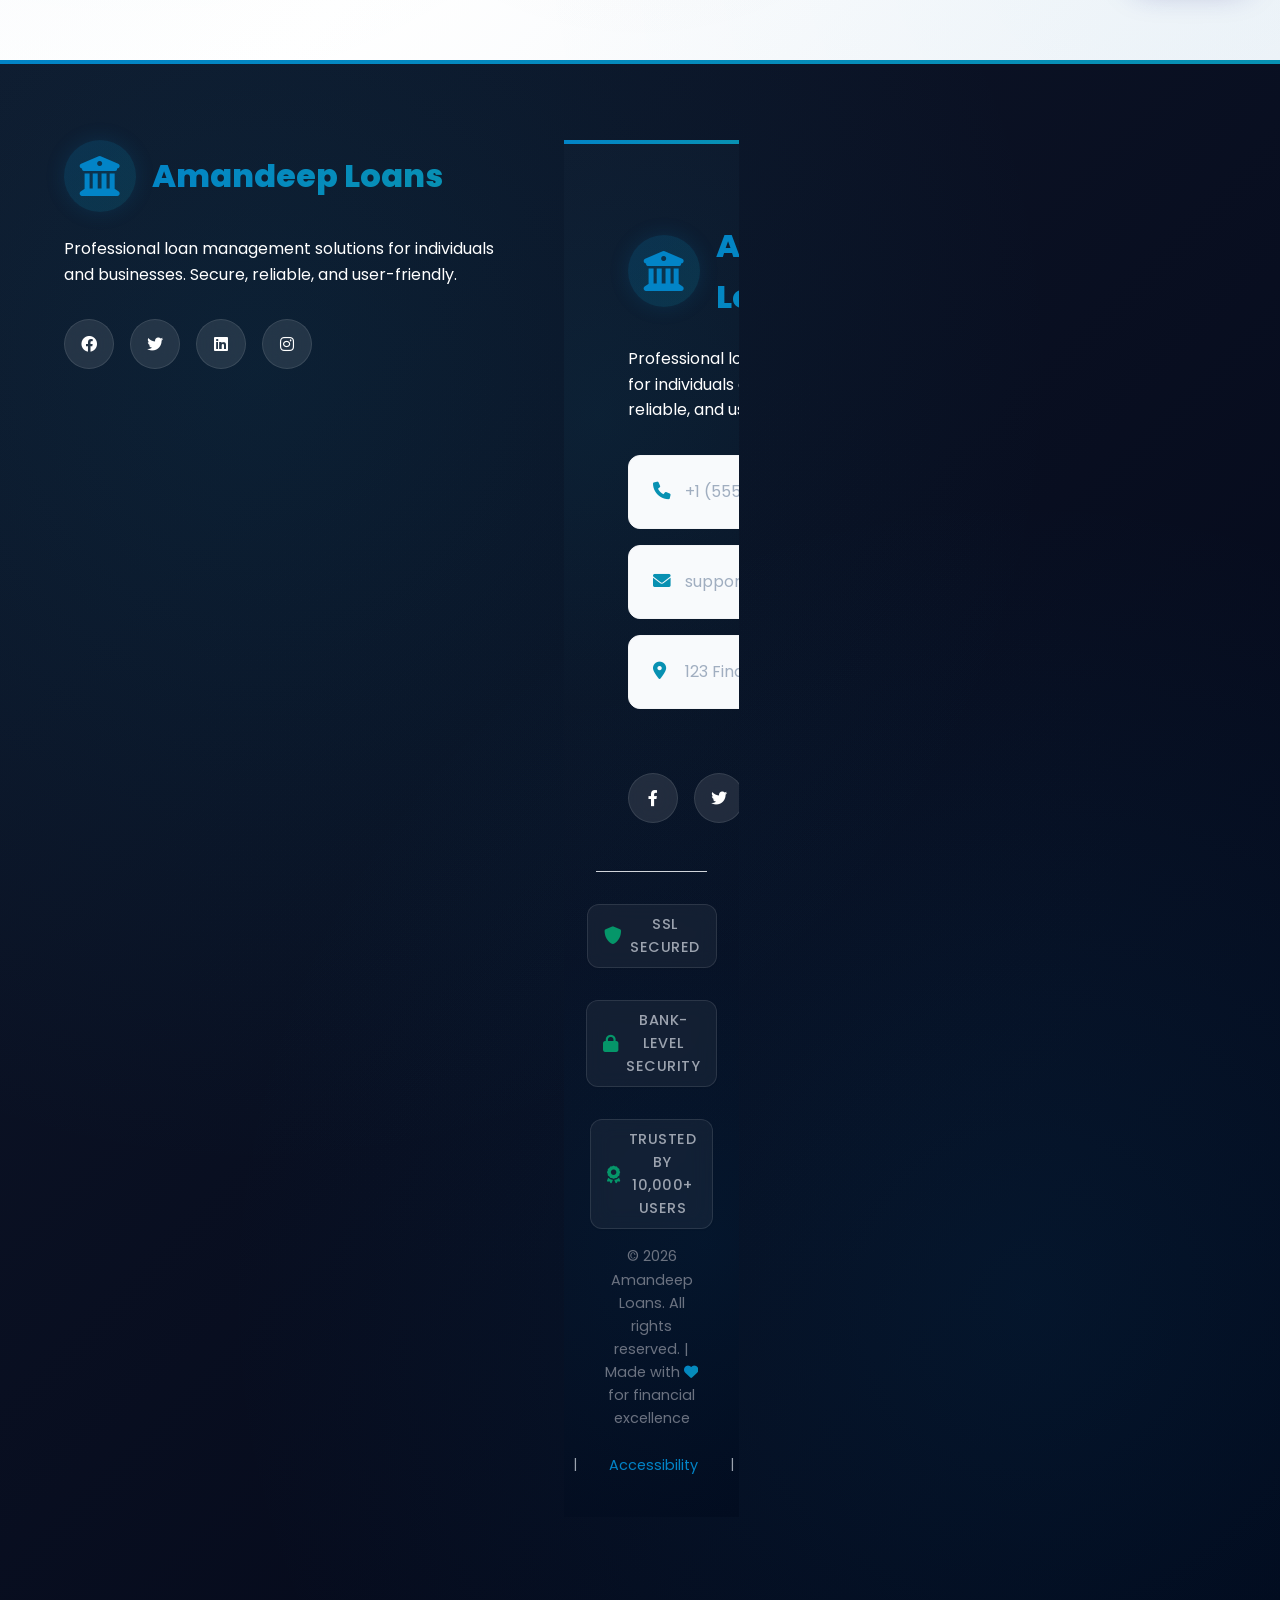
<file: calculator.html>
<!DOCTYPE html>
<html lang="en">
<head>
  <meta charset="UTF-8">
  <meta name="viewport" content="width=device-width, initial-scale=1.0">
  <title>Loan Calculator - Amandeep Loans</title>
  <link rel="preconnect" href="https://fonts.googleapis.com">
  <link rel="preconnect" href="https://fonts.gstatic.com" crossorigin>
  <link href="https://fonts.googleapis.com/css2?family=Poppins:wght@300;400;500;600;700;800&display=swap" rel="stylesheet">
  <link rel="stylesheet" href="styles.css">
  <link href="https://cdnjs.cloudflare.com/ajax/libs/font-awesome/6.0.0/css/all.min.css" rel="stylesheet">
</head>
<body>
  <header>
    <div class="header-content">
      <a href="index.html" class="logo">
        <div class="logo-image"></div>
        <h1>Amandeep Loans</h1>
      </a>
      <nav>
        <a href="index.html">Home</a>
        <a href="add.html">Apply for Loan</a>
        <a href="calculator.html" class="active">Calculator</a>
        <a href="dashboard.html">Dashboard</a>
        <a href="history.html">History</a>
        <a href="profile.html">Profile</a>
        <a href="reports.html">Reports</a>
        <a href="settings.html">Settings</a>
        <a href="help.html">Help</a>
        <a href="signin.html">Sign In</a>
        <a href="signup.html">Sign Up</a>
      </nav>
      <div class="header-actions">
        <button class="btn-primary" onclick="window.location.href='add.html'">
          <i class="fas fa-plus"></i> New Loan
        </button>
      </div>
    </div>
  </header>

  <!-- Page Header -->
  <section class="page-header calculator-hero">
    <div class="container">
      <div class="page-header-content">
        <div class="hero-badge">
          <i class="fas fa-calculator"></i>
          <span>Advanced Calculator</span>
        </div>
        <h1>Loan Payment Calculator</h1>
        <p>Calculate monthly payments, interest rates, and amortization schedules with precision. Make informed financial decisions with our professional loan calculator.</p>
        <div class="calculator-features">
          <div class="feature">
            <i class="fas fa-bolt"></i>
            <span>Instant Results</span>
          </div>
          <div class="feature">
            <i class="fas fa-chart-line"></i>
            <span>Detailed Analysis</span>
          </div>
          <div class="feature">
            <i class="fas fa-file-export"></i>
            <span>Export Reports</span>
          </div>
        </div>
        <div class="breadcrumb">
          <a href="index.html">Home</a> <i class="fas fa-chevron-right"></i> <span>Calculator</span>
        </div>
      </div>
      <div class="hero-visual">
        <div class="calculator-preview">
          <div class="preview-screen">
            <div class="screen-header">
              <div class="screen-dots">
                <span></span>
                <span></span>
                <span></span>
              </div>
              <div class="screen-title">Loan Calculator</div>
            </div>
            <div class="screen-content">
              <div class="calc-input-group">
                <label>Loan Amount</label>
                <div class="calc-input">$250,000</div>
              </div>
              <div class="calc-input-group">
                <label>Interest Rate</label>
                <div class="calc-input">4.5%</div>
              </div>
              <div class="calc-input-group">
                <label>Loan Term</label>
                <div class="calc-input">30 Years</div>
              </div>
              <div class="calc-result">
                <div class="result-label">Monthly Payment</div>
                <div class="result-value">$1,266.71</div>
              </div>
            </div>
          </div>
        </div>
      </div>
    </div>
  </section>

  <!-- Calculator Content -->
  <main class="main-content">
    <div class="container">
      <div class="calculator-container">
        <!-- Loan Calculator Form -->
        <div class="calculator-card">
          <div class="card-header">
            <div class="card-icon">
              <i class="fas fa-calculator"></i>
            </div>
            <div>
              <h2>Loan Payment Calculator</h2>
              <p>Calculate monthly payments and total interest</p>
            </div>
          </div>

          <div class="calculator-form">
            <div class="form-row">
              <div class="form-group">
                <label for="calc-amount">
                  <i class="fas fa-dollar-sign"></i> Loan Amount *
                </label>
                <input type="number" id="calc-amount" placeholder="Enter loan amount" min="1" step="0.01">
              </div>
              <div class="form-group">
                <label for="calc-rate">
                  <i class="fas fa-percent"></i> Interest Rate (%) *
                </label>
                <input type="number" id="calc-rate" placeholder="Enter interest rate" min="0" step="0.01">
              </div>
            </div>

            <div class="form-row">
              <div class="form-group">
                <label for="calc-term">
                  <i class="fas fa-calendar"></i> Loan Term (Months) *
                </label>
                <input type="number" id="calc-term" placeholder="Enter term in months" min="1">
              </div>
              <div class="form-group">
                <label for="calc-start-date">
                  <i class="fas fa-calendar-day"></i> Start Date
                </label>
                <input type="date" id="calc-start-date">
              </div>
            </div>

            <div class="form-actions">
              <button class="btn-primary" onclick="calculateLoan()">
                <i class="fas fa-calculator"></i> Calculate
              </button>
              <button class="btn-secondary" onclick="resetCalculator()">
                <i class="fas fa-redo"></i> Reset
              </button>
            </div>
          </div>
        </div>

        <!-- Results Section -->
        <div id="results-section" class="results-section" style="display: none;">
          <div class="results-card">
            <div class="card-header">
              <div class="card-icon">
                <i class="fas fa-chart-line"></i>
              </div>
              <div>
                <h2>Calculation Results</h2>
                <p>Your loan payment breakdown</p>
              </div>
            </div>

            <div class="results-grid">
              <div class="result-item">
                <div class="result-icon">
                  <i class="fas fa-dollar-sign"></i>
                </div>
                <div class="result-content">
                  <h3 id="monthly-payment">$0.00</h3>
                  <p>Monthly Payment</p>
                </div>
              </div>

              <div class="result-item">
                <div class="result-icon">
                  <i class="fas fa-money-bill-wave"></i>
                </div>
                <div class="result-content">
                  <h3 id="total-interest">$0.00</h3>
                  <p>Total Interest</p>
                </div>
              </div>

              <div class="result-item">
                <div class="result-icon">
                  <i class="fas fa-balance-scale"></i>
                </div>
                <div class="result-content">
                  <h3 id="total-amount">$0.00</h3>
                  <p>Total Amount</p>
                </div>
              </div>

              <div class="result-item">
                <div class="result-icon">
                  <i class="fas fa-calendar-alt"></i>
                </div>
                <div class="result-content">
                  <h3 id="payoff-date">N/A</h3>
                  <p>Payoff Date</p>
                </div>
              </div>
            </div>

            <div class="action-buttons">
              <button class="btn-primary" onclick="createLoanFromCalc()">
                <i class="fas fa-plus"></i> Create Loan from Calculation
              </button>
              <button class="btn-secondary" onclick="showAmortization()">
                <i class="fas fa-table"></i> View Amortization Schedule
              </button>
            </div>
          </div>
        </div>

        <!-- Amortization Schedule -->
        <div id="amortization-section" class="amortization-section" style="display: none;">
          <div class="schedule-card">
            <div class="card-header">
              <div class="card-icon">
                <i class="fas fa-table"></i>
              </div>
              <div>
                <h2>Amortization Schedule</h2>
                <p>Detailed payment breakdown</p>
              </div>
            </div>

            <div class="schedule-controls">
              <button class="btn-secondary" onclick="exportSchedule()">
                <i class="fas fa-download"></i> Export Schedule
              </button>
            </div>

            <div class="schedule-table-container">
              <table id="amortization-table" class="schedule-table">
                <thead>
                  <tr>
                    <th>Payment #</th>
                    <th>Date</th>
                    <th>Payment</th>
                    <th>Principal</th>
                    <th>Interest</th>
                    <th>Balance</th>
                  </tr>
                </thead>
                <tbody id="schedule-body">
                  <!-- Schedule will be populated here -->
                </tbody>
              </table>
            </div>
          </div>
        </div>
      </div>
    </div>
  </main>

  <!-- Footer -->
  <footer>
    <div class="container">
      <div class="footer-content">
        <div class="footer-section">
          <div class="footer-logo">
            <i class="fas fa-university"></i>
            <h3>Amandeep Loans</h3>
          </div>
          <p>Professional loan management solutions for individuals and businesses. Secure, reliable, and user-friendly.</p>
          <div class="social-links">
            <a href="#"><i class="fab fa-facebook"></i></a>
            <a href="#"><i class="fab fa-twitter"></i></a>
            <a href="#"><i class="fab fa-linkedin"></i></a>
            <a href="#"><i class="fab fa-instagram"></i></a>
          </div>
        </div>
  <!-- Footer -->
  <footer>
    <div class="container">
      <div class="footer-content">
        <div class="footer-section">
          <div class="footer-logo">
            <i class="fas fa-university"></i>
            <h3>Amandeep Loans</h3>
          </div>
          <p>Professional loan management solutions for individuals and businesses. Secure, reliable, and user-friendly financial tools.</p>
          <div class="contact-info">
            <div class="contact-item">
              <i class="fas fa-phone"></i>
              <span>+1 (555) 123-4567</span>
            </div>
            <div class="contact-item">
              <i class="fas fa-envelope"></i>
              <span>support@amandeeoloans.com</span>
            </div>
            <div class="contact-item">
              <i class="fas fa-map-marker-alt"></i>
              <span>123 Finance Street, NY 10001</span>
            </div>
          </div>
          <div class="social-links">
            <a href="#" aria-label="Facebook"><i class="fab fa-facebook-f"></i></a>
            <a href="#" aria-label="Twitter"><i class="fab fa-twitter"></i></a>
            <a href="#" aria-label="LinkedIn"><i class="fab fa-linkedin-in"></i></a>
            <a href="#" aria-label="Instagram"><i class="fab fa-instagram"></i></a>
            <a href="#" aria-label="YouTube"><i class="fab fa-youtube"></i></a>
          </div>
        </div>
        <div class="footer-section">
          <h4>Products & Services</h4>
          <ul>
            <li><a href="add.html">Personal Loans</a></li>
            <li><a href="add.html">Business Loans</a></li>
            <li><a href="calculator.html">Loan Calculator</a></li>
            <li><a href="dashboard.html">Payment Tracker</a></li>
            <li><a href="reports.html">Financial Reports</a></li>
            <li><a href="settings.html">Account Settings</a></li>
          </ul>
        </div>
        <div class="footer-section">
          <h4>Support & Resources</h4>
          <ul>
            <li><a href="help.html">Help Center</a></li>
            <li><a href="#contact">Contact Us</a></li>
            <li><a href="#about">About Us</a></li>
            <li><a href="profile.html">User Profile</a></li>
            <li><a href="history.html">Transaction History</a></li>
            <li><a href="#features">Features Guide</a></li>
          </ul>
        </div>
        <div class="footer-section">
          <h4>Legal & Security</h4>
          <ul>
            <li><a href="#">Privacy Policy</a></li>
            <li><a href="#">Terms of Service</a></li>
            <li><a href="#">Security Center</a></li>
            <li><a href="#">Compliance</a></li>
            <li><a href="#">Cookie Policy</a></li>
            <li><a href="#">GDPR Compliance</a></li>
          </ul>
        </div>
      </div>
      <div class="footer-bottom">
        <div class="footer-badges">
          <span class="badge-modern"><i class="fas fa-shield-alt"></i> SSL Secured</span>
          <span class="badge-modern"><i class="fas fa-lock"></i> Bank-Level Security</span>
          <span class="badge-modern"><i class="fas fa-award"></i> Trusted by 10,000+ Users</span>
        </div>
        <div class="footer-copyright">
          <p>&copy; 2026 Amandeep Loans. All rights reserved. | Made with <i class="fas fa-heart text-gradient"></i> for financial excellence</p>
          <div class="footer-links">
            <a href="#">Sitemap</a> |
            <a href="#">Accessibility</a> |
            <a href="#">Careers</a>
          </div>
        </div>
      </div>
    </div>
  </footer>

  <div id="notification" class="notification"></div>
  <script src="calculator.js"></script>
</body>
</html>
</file>
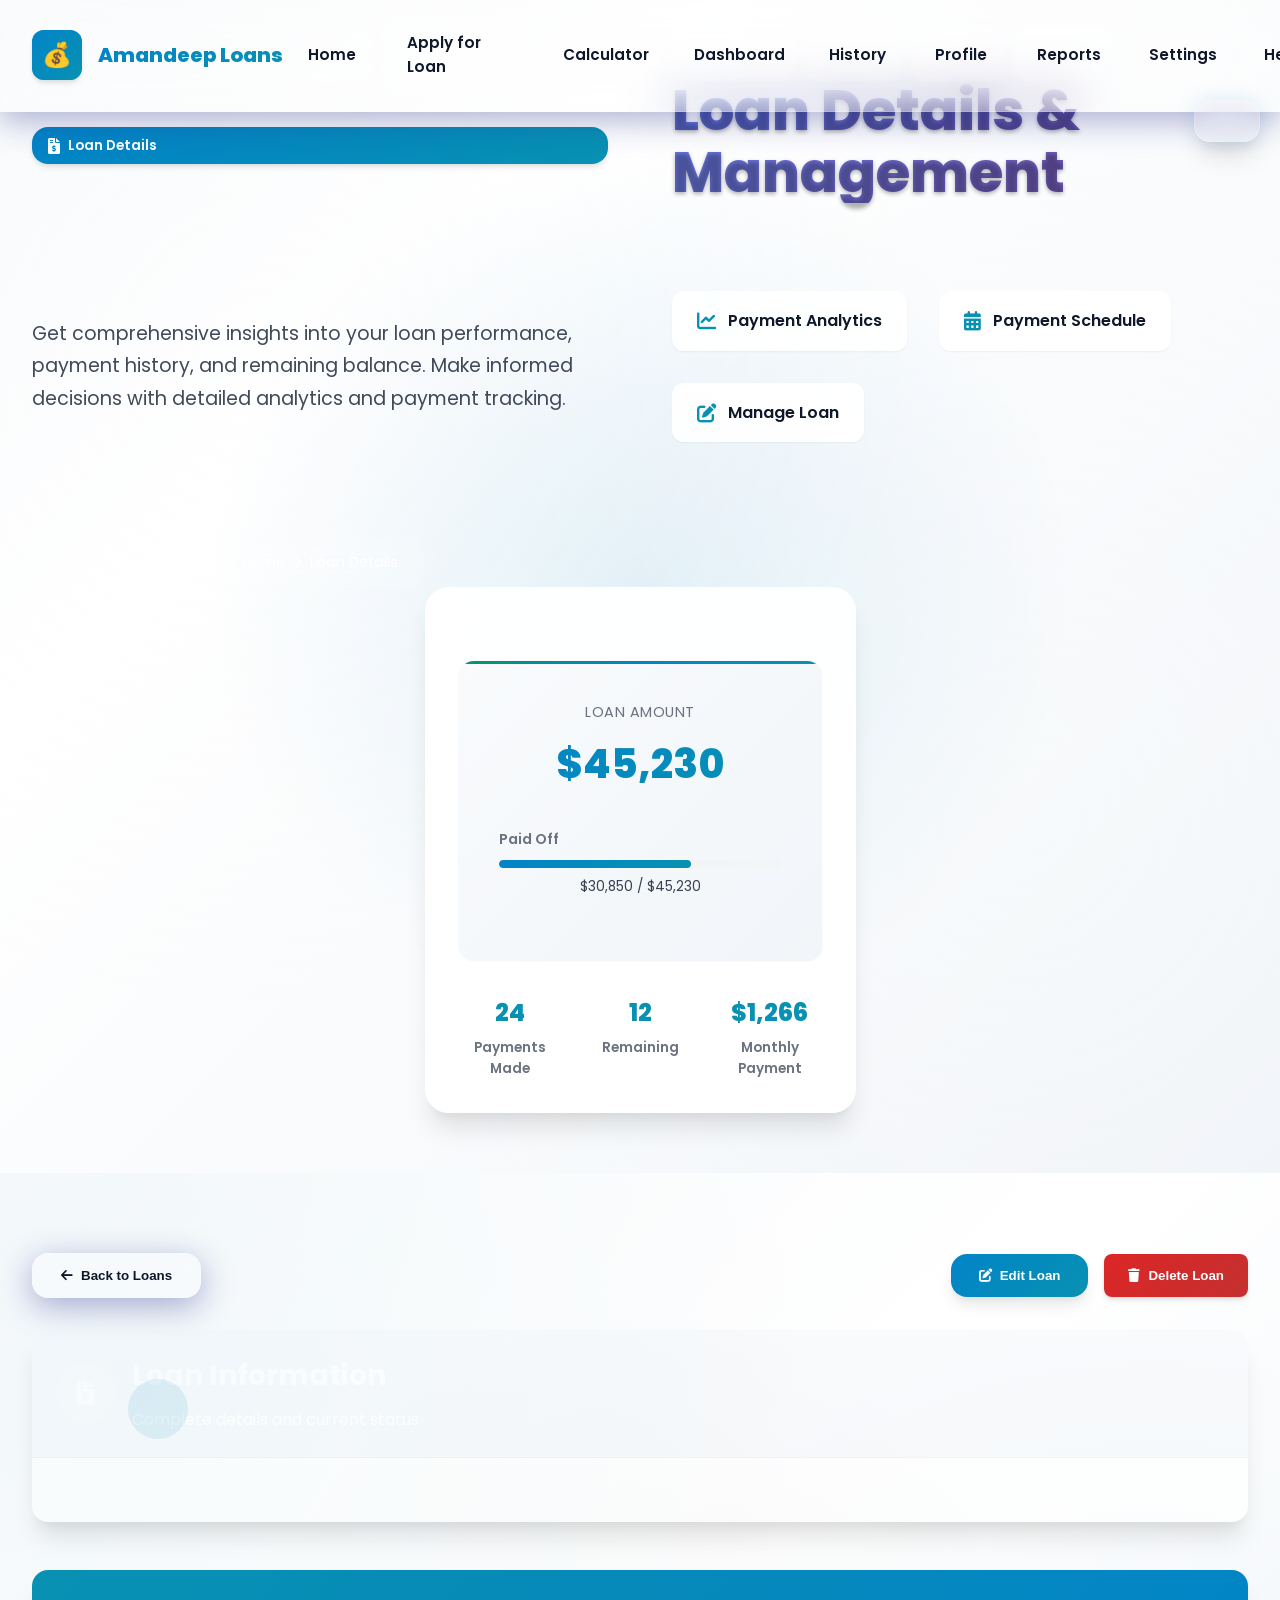
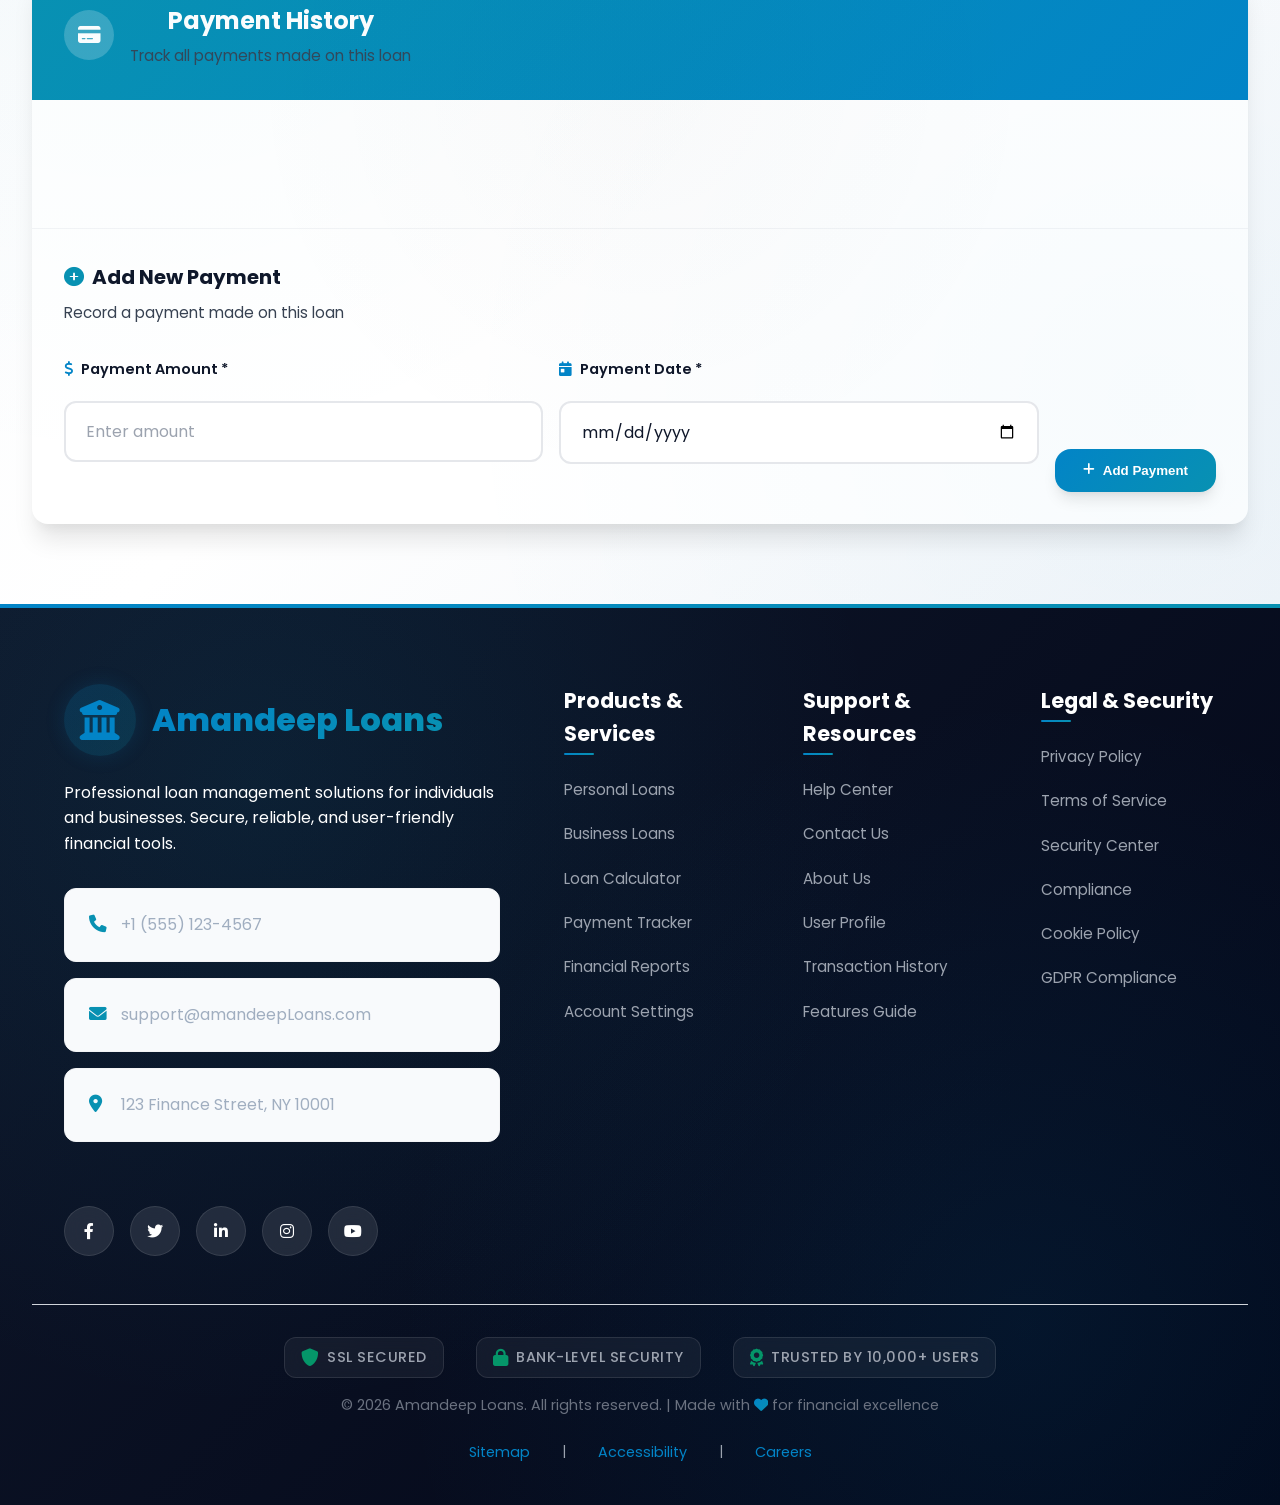
<file: detail.html>
<!DOCTYPE html>
<html lang="en">
<head>
  <meta charset="UTF-8">
  <meta name="viewport" content="width=device-width, initial-scale=1.0">
  <title>Loan Details - Amandeep Loans</title>
  <link rel="preconnect" href="https://fonts.googleapis.com">
  <link rel="preconnect" href="https://fonts.gstatic.com" crossorigin>
  <link href="https://fonts.googleapis.com/css2?family=Poppins:wght@300;400;500;600;700;800&display=swap" rel="stylesheet">
  <link rel="stylesheet" href="styles.css">
  <link href="https://cdnjs.cloudflare.com/ajax/libs/font-awesome/6.0.0/css/all.min.css" rel="stylesheet">
</head>
<body>
  <header>
    <div class="header-content">
      <a href="index.html" class="logo">
        <div class="logo-image"></div>
        <h1>Amandeep Loans</h1>
      </a>
      <nav>
        <a href="index.html">Home</a>
        <a href="add.html">Apply for Loan</a>
        <a href="calculator.html">Calculator</a>
        <a href="dashboard.html">Dashboard</a>
        <a href="history.html">History</a>
        <a href="profile.html">Profile</a>
        <a href="reports.html">Reports</a>
        <a href="settings.html">Settings</a>
        <a href="help.html">Help</a>
        <a href="signin.html">Sign In</a>
        <a href="signup.html">Sign Up</a>
      </nav>
      <div class="header-actions">
        <button class="btn-primary" onclick="window.location.href='index.html'">
          <i class="fas fa-home"></i> Back to Dashboard
        </button>
      </div>
    </div>
  </header>

  <!-- Page Header -->
  <section class="page-header detail-hero">
    <div class="container">
      <div class="page-header-content">
        <div class="hero-badge">
          <i class="fas fa-file-invoice-dollar"></i>
          <span>Loan Details</span>
        </div>
        <h1>Loan Details & Management</h1>
        <p>Get comprehensive insights into your loan performance, payment history, and remaining balance. Make informed decisions with detailed analytics and payment tracking.</p>
        <div class="detail-features">
          <div class="feature">
            <i class="fas fa-chart-line"></i>
            <span>Payment Analytics</span>
          </div>
          <div class="feature">
            <i class="fas fa-calendar-alt"></i>
            <span>Payment Schedule</span>
          </div>
          <div class="feature">
            <i class="fas fa-edit"></i>
            <span>Manage Loan</span>
          </div>
        </div>
        <div class="breadcrumb">
          <a href="index.html">Home</a> <i class="fas fa-chevron-right"></i> <span>Loan Details</span>
        </div>
      </div>
      <div class="hero-visual">
        <div class="detail-preview">
          <div class="loan-summary">
            <div class="loan-amount">
              <div class="amount-label">Loan Amount</div>
              <div class="amount-value">$45,230</div>
            </div>
            <div class="loan-progress">
              <div class="progress-label">Paid Off</div>
              <div class="progress-bar">
                <div class="progress-fill" style="width: 68%"></div>
              </div>
              <div class="progress-text">$30,850 / $45,230</div>
            </div>
          </div>
          <div class="loan-metrics">
            <div class="metric">
              <div class="metric-value">24</div>
              <div class="metric-label">Payments Made</div>
            </div>
            <div class="metric">
              <div class="metric-value">12</div>
              <div class="metric-label">Remaining</div>
            </div>
            <div class="metric">
              <div class="metric-value">$1,266</div>
              <div class="metric-label">Monthly Payment</div>
            </div>
          </div>
        </div>
      </div>
    </div>
  </section>

  <!-- Loan Details Content -->
  <main class="main-content">
    <div class="container">
      <div id="loan-details" class="loan-details-container">
        <!-- Action Buttons -->
        <div class="details-actions">
          <button class="btn-secondary" onclick="window.location.href='index.html'">
            <i class="fas fa-arrow-left"></i> Back to Loans
          </button>
          <div class="action-buttons">
            <button id="edit-loan-btn" class="btn-primary">
              <i class="fas fa-edit"></i> Edit Loan
            </button>
            <button id="delete-loan-btn" class="btn-error">
              <i class="fas fa-trash"></i> Delete Loan
            </button>
          </div>
        </div>

        <!-- Loan Information Card -->
        <div class="loan-info-card">
          <div class="card-header">
            <div class="card-icon">
              <i class="fas fa-file-invoice-dollar"></i>
            </div>
            <div>
              <h2 id="loan-title">Loan Information</h2>
              <p>Complete details and current status</p>
            </div>
          </div>
          <div id="loan-info" class="loan-info-content">
            <!-- Loan details will be populated by JavaScript -->
          </div>
        </div>

        <!-- Edit Form (Hidden by default) -->
        <div id="edit-form" class="edit-form-container" style="display: none;">
          <div class="form-header">
            <div class="form-icon">
              <i class="fas fa-edit"></i>
            </div>
            <h3>Edit Loan Information</h3>
            <p>Update loan details as needed</p>
          </div>

          <form id="edit-loan-form" class="edit-form">
            <div class="form-section">
              <div class="form-row">
                <div class="form-group">
                  <label for="edit-borrowerName">
                    <i class="fas fa-user-circle"></i> Borrower Name *
                  </label>
                  <input type="text" id="edit-borrowerName" required>
                </div>
                <div class="form-group">
                  <label for="edit-amount">
                    <i class="fas fa-dollar-sign"></i> Loan Amount *
                  </label>
                  <input type="number" id="edit-amount" required>
                </div>
              </div>
              <div class="form-row">
                <div class="form-group">
                  <label for="edit-interestRate">
                    <i class="fas fa-percent"></i> Interest Rate (%) *
                  </label>
                  <input type="number" step="0.01" id="edit-interestRate" required>
                </div>
                <div class="form-group">
                  <label for="edit-termMonths">
                    <i class="fas fa-calendar-alt"></i> Term (Months) *
                  </label>
                  <input type="number" id="edit-termMonths" required>
                </div>
              </div>
              <div class="form-row">
                <div class="form-group">
                  <label for="edit-startDate">
                    <i class="fas fa-calendar-day"></i> Start Date *
                  </label>
                  <input type="date" id="edit-startDate" required>
                </div>
              </div>
            </div>

            <div class="form-actions">
              <button type="button" id="cancel-edit-btn" class="btn-secondary">
                <i class="fas fa-times"></i> Cancel
              </button>
              <button type="submit" class="btn-primary">
                <i class="fas fa-save"></i> Save Changes
              </button>
            </div>
          </form>
        </div>

        <!-- Payments Section -->
        <div class="payments-section">
          <div class="section-header">
            <div class="section-icon">
              <i class="fas fa-credit-card"></i>
            </div>
            <div>
              <h3>Payment History</h3>
              <p>Track all payments made on this loan</p>
            </div>
          </div>

          <div class="payments-list-container">
            <ul id="payments-list" class="payments-list">
              <!-- Payments will be populated by JavaScript -->
            </ul>
          </div>

          <!-- Add Payment Form -->
          <div class="add-payment-section">
            <div class="add-payment-header">
              <h4><i class="fas fa-plus-circle"></i> Add New Payment</h4>
              <p>Record a payment made on this loan</p>
            </div>

            <div id="add-payment" class="add-payment-form">
              <div class="payment-inputs">
                <div class="form-group">
                  <label for="paymentAmount">
                    <i class="fas fa-dollar-sign"></i> Payment Amount *
                  </label>
                  <input type="number" id="paymentAmount" placeholder="Enter amount" step="0.01" required>
                </div>
                <div class="form-group">
                  <label for="paymentDate">
                    <i class="fas fa-calendar-day"></i> Payment Date *
                  </label>
                  <input type="date" id="paymentDate" required>
                </div>
              </div>
              <button id="add-payment-btn" class="btn-primary">
                <i class="fas fa-plus"></i> Add Payment
              </button>
            </div>
          </div>
        </div>
      </div>
    </div>
  </main>

  <!-- Footer -->
  <footer>
    <div class="container">
      <div class="footer-content">
        <div class="footer-section">
          <div class="footer-logo">
            <i class="fas fa-university"></i>
            <h3>Amandeep Loans</h3>
          </div>
          <p>Professional loan management solutions for individuals and businesses. Secure, reliable, and user-friendly financial tools.</p>
          <div class="contact-info">
            <div class="contact-item">
              <i class="fas fa-phone"></i>
              <span>+1 (555) 123-4567</span>
            </div>
            <div class="contact-item">
              <i class="fas fa-envelope"></i>
              <span>support@amandeepLoans.com</span>
            </div>
            <div class="contact-item">
              <i class="fas fa-map-marker-alt"></i>
              <span>123 Finance Street, NY 10001</span>
            </div>
          </div>
          <div class="social-links">
            <a href="#" aria-label="Facebook"><i class="fab fa-facebook-f"></i></a>
            <a href="#" aria-label="Twitter"><i class="fab fa-twitter"></i></a>
            <a href="#" aria-label="LinkedIn"><i class="fab fa-linkedin-in"></i></a>
            <a href="#" aria-label="Instagram"><i class="fab fa-instagram"></i></a>
            <a href="#" aria-label="YouTube"><i class="fab fa-youtube"></i></a>
          </div>
        </div>
        <div class="footer-section">
          <h4>Products & Services</h4>
          <ul>
            <li><a href="add.html">Personal Loans</a></li>
            <li><a href="add.html">Business Loans</a></li>
            <li><a href="calculator.html">Loan Calculator</a></li>
            <li><a href="dashboard.html">Payment Tracker</a></li>
            <li><a href="reports.html">Financial Reports</a></li>
            <li><a href="settings.html">Account Settings</a></li>
          </ul>
        </div>
        <div class="footer-section">
          <h4>Support & Resources</h4>
          <ul>
            <li><a href="help.html">Help Center</a></li>
            <li><a href="#contact">Contact Us</a></li>
            <li><a href="#about">About Us</a></li>
            <li><a href="profile.html">User Profile</a></li>
            <li><a href="history.html">Transaction History</a></li>
            <li><a href="#features">Features Guide</a></li>
          </ul>
        </div>
        <div class="footer-section">
          <h4>Legal & Security</h4>
          <ul>
            <li><a href="#">Privacy Policy</a></li>
            <li><a href="#">Terms of Service</a></li>
            <li><a href="#">Security Center</a></li>
            <li><a href="#">Compliance</a></li>
            <li><a href="#">Cookie Policy</a></li>
            <li><a href="#">GDPR Compliance</a></li>
          </ul>
        </div>
      </div>
      <div class="footer-bottom">
        <div class="footer-badges">
          <span class="badge-modern"><i class="fas fa-shield-alt"></i> SSL Secured</span>
          <span class="badge-modern"><i class="fas fa-lock"></i> Bank-Level Security</span>
          <span class="badge-modern"><i class="fas fa-award"></i> Trusted by 10,000+ Users</span>
        </div>
        <div class="footer-copyright">
          <p>&copy; 2026 Amandeep Loans. All rights reserved. | Made with <i class="fas fa-heart text-gradient"></i> for financial excellence</p>
          <div class="footer-links">
            <a href="#">Sitemap</a> |
            <a href="#">Accessibility</a> |
            <a href="#">Careers</a>
          </div>
        </div>
      </div>
    </div>
  </footer>

  <div id="notification" class="notification"></div>
  <script src="script.js"></script>
</body>
</html>
</file>
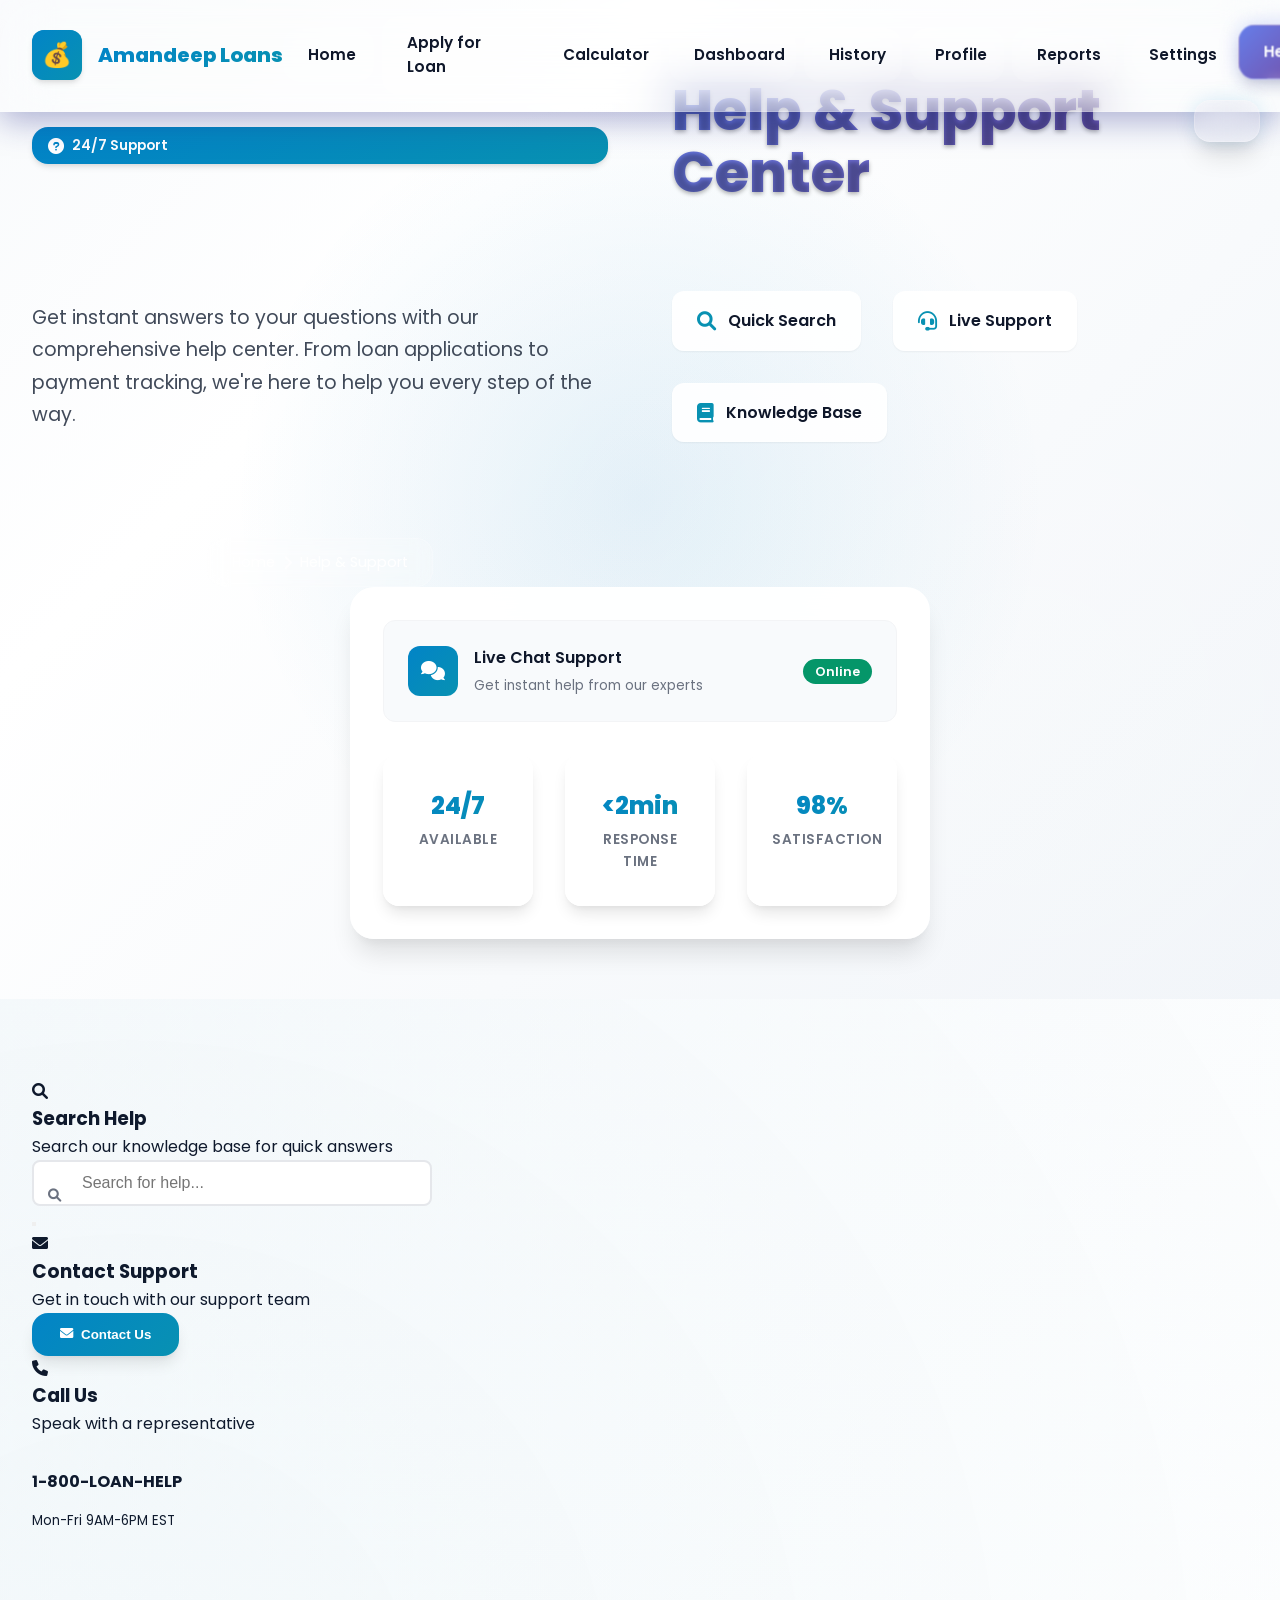
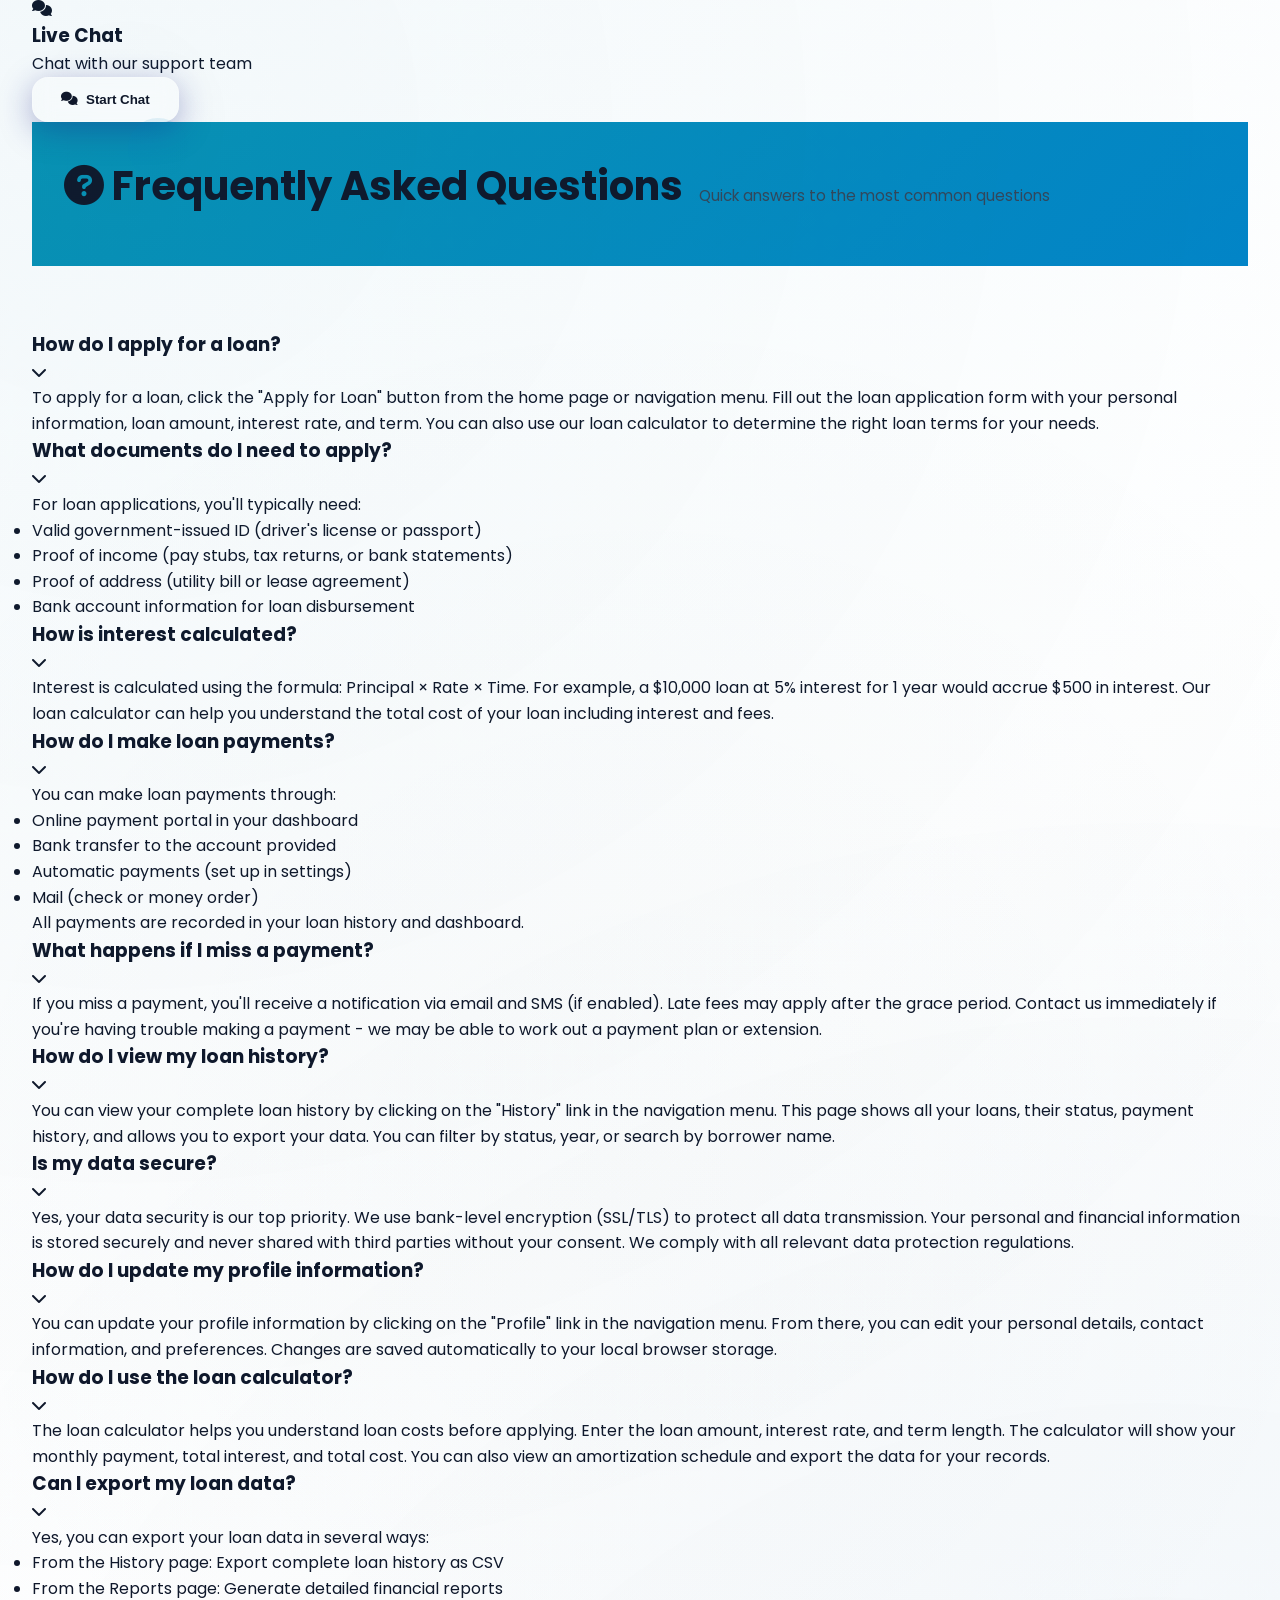
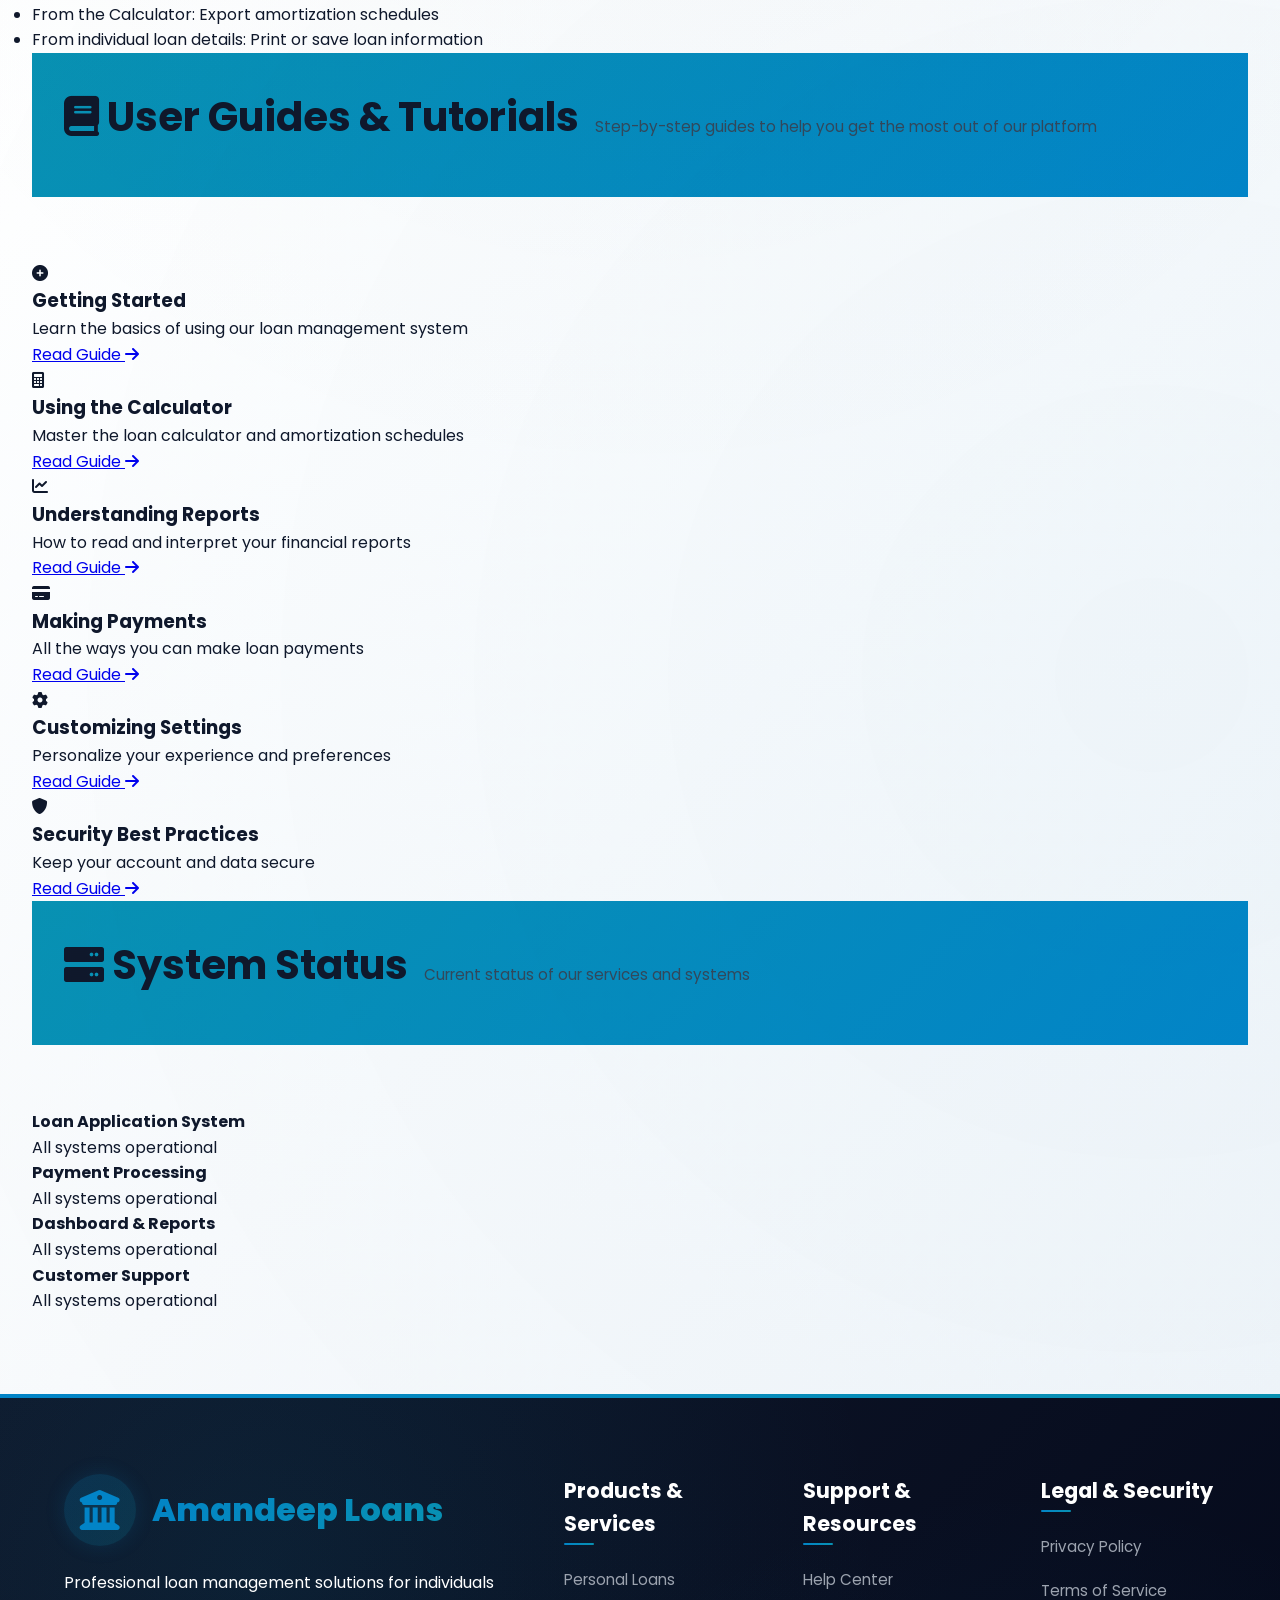
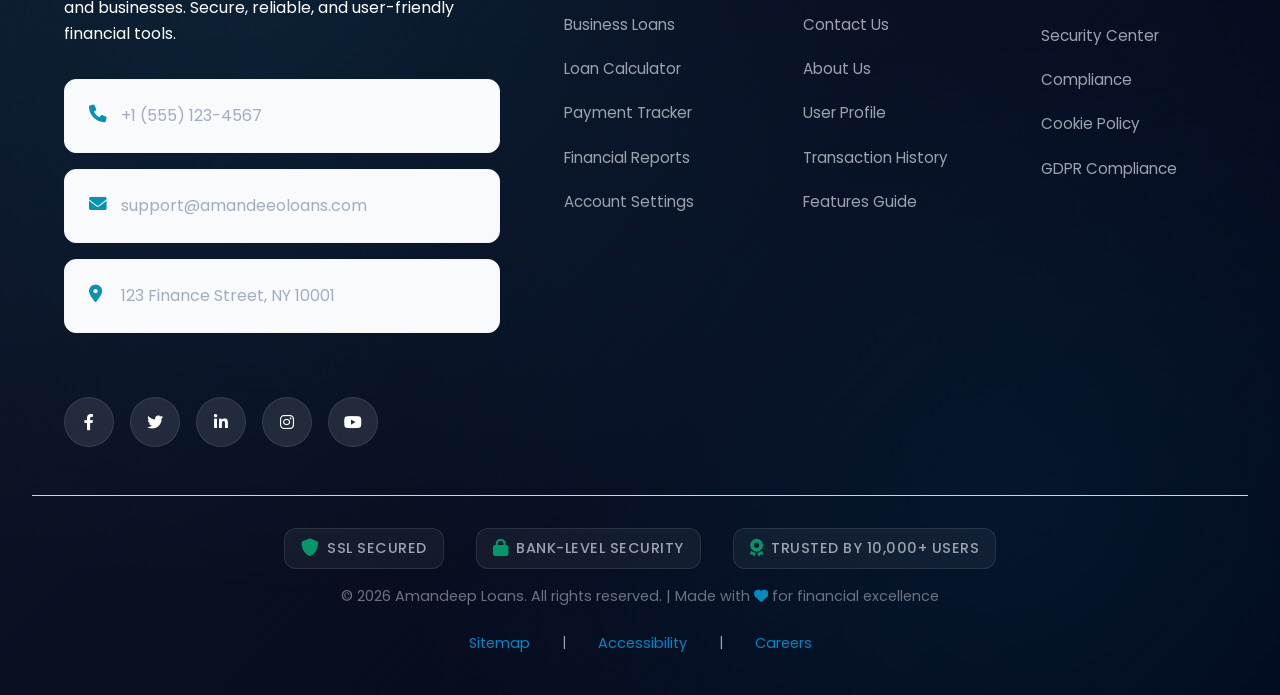
<file: help.html>
<!DOCTYPE html>
<html lang="en">
<head>
  <meta charset="UTF-8">
  <meta name="viewport" content="width=device-width, initial-scale=1.0">
  <title>Help & Support - Amandeep Loans</title>
  <link rel="preconnect" href="https://fonts.googleapis.com">
  <link rel="preconnect" href="https://fonts.gstatic.com" crossorigin>
  <link href="https://fonts.googleapis.com/css2?family=Poppins:wght@300;400;500;600;700;800&display=swap" rel="stylesheet">
  <link rel="stylesheet" href="styles.css">
  <link href="https://cdnjs.cloudflare.com/ajax/libs/font-awesome/6.0.0/css/all.min.css" rel="stylesheet">
</head>
<body>
  <header>
    <div class="header-content">
      <a href="index.html" class="logo">
        <div class="logo-image"></div>
        <h1>Amandeep Loans</h1>
      </a>
      <nav>
        <a href="index.html">Home</a>
        <a href="add.html">Apply for Loan</a>
        <a href="calculator.html">Calculator</a>
        <a href="dashboard.html">Dashboard</a>
        <a href="history.html">History</a>
        <a href="profile.html">Profile</a>
        <a href="reports.html">Reports</a>
        <a href="settings.html">Settings</a>
        <a href="help.html" class="active">Help</a>
        <a href="signin.html">Sign In</a>
        <a href="signup.html">Sign Up</a>
      </nav>
      <div class="header-actions">
        <button class="btn-primary" onclick="window.location.href='add.html'">
          <i class="fas fa-plus"></i> New Loan
        </button>
      </div>
    </div>
  </header>

  <!-- Page Header -->
  <section class="page-header help-hero">
    <div class="container">
      <div class="page-header-content">
        <div class="hero-badge">
          <i class="fas fa-question-circle"></i>
          <span>24/7 Support</span>
        </div>
        <h1>Help & Support Center</h1>
        <p>Get instant answers to your questions with our comprehensive help center. From loan applications to payment tracking, we're here to help you every step of the way.</p>
        <div class="help-features">
          <div class="feature">
            <i class="fas fa-search"></i>
            <span>Quick Search</span>
          </div>
          <div class="feature">
            <i class="fas fa-headset"></i>
            <span>Live Support</span>
          </div>
          <div class="feature">
            <i class="fas fa-book"></i>
            <span>Knowledge Base</span>
          </div>
        </div>
        <div class="breadcrumb">
          <a href="index.html">Home</a> <i class="fas fa-chevron-right"></i> <span>Help & Support</span>
        </div>
      </div>
      <div class="hero-visual">
        <div class="help-preview">
          <div class="support-card">
            <div class="support-icon">
              <i class="fas fa-comments"></i>
            </div>
            <div class="support-info">
              <div class="support-title">Live Chat Support</div>
              <div class="support-desc">Get instant help from our experts</div>
            </div>
            <div class="support-status">
              <span class="status-online">Online</span>
            </div>
          </div>
          <div class="help-stats">
            <div class="stat">
              <div class="stat-number">24/7</div>
              <div class="stat-label">Available</div>
            </div>
            <div class="stat">
              <div class="stat-number">&lt;2min</div>
              <div class="stat-label">Response Time</div>
            </div>
            <div class="stat">
              <div class="stat-number">98%</div>
              <div class="stat-label">Satisfaction</div>
            </div>
          </div>
        </div>
      </div>
    </div>
  </section>

  <!-- Help Content -->
  <main class="main-content">
    <div class="container">
      <!-- Quick Actions -->
      <div class="help-quick-actions">
        <div class="action-card">
          <div class="action-icon">
            <i class="fas fa-search"></i>
          </div>
          <h3>Search Help</h3>
          <p>Search our knowledge base for quick answers</p>
          <div class="search-box">
            <input type="text" id="help-search" placeholder="Search for help...">
            <button onclick="searchHelp()">
              <i class="fas fa-search"></i>
            </button>
          </div>
        </div>

        <div class="action-card">
          <div class="action-icon">
            <i class="fas fa-envelope"></i>
          </div>
          <h3>Contact Support</h3>
          <p>Get in touch with our support team</p>
          <button class="btn-primary" onclick="showContactForm()">
            <i class="fas fa-envelope"></i> Contact Us
          </button>
        </div>

        <div class="action-card">
          <div class="action-icon">
            <i class="fas fa-phone"></i>
          </div>
          <h3>Call Us</h3>
          <p>Speak with a representative</p>
          <div class="contact-info">
            <strong>1-800-LOAN-HELP</strong>
            <small>Mon-Fri 9AM-6PM EST</small>
          </div>
        </div>

        <div class="action-card">
          <div class="action-icon">
            <i class="fas fa-comments"></i>
          </div>
          <h3>Live Chat</h3>
          <p>Chat with our support team</p>
          <button class="btn-secondary" onclick="startLiveChat()">
            <i class="fas fa-comments"></i> Start Chat
          </button>
        </div>
      </div>

      <!-- FAQ Section -->
      <div class="help-section">
        <div class="section-header">
          <h2><i class="fas fa-question-circle"></i> Frequently Asked Questions</h2>
          <p>Quick answers to the most common questions</p>
        </div>

        <div class="faq-accordion">
          <div class="faq-item">
            <div class="faq-question" onclick="toggleFAQ(this)">
              <h3>How do I apply for a loan?</h3>
              <i class="fas fa-chevron-down"></i>
            </div>
            <div class="faq-answer">
              <p>To apply for a loan, click the "Apply for Loan" button from the home page or navigation menu. Fill out the loan application form with your personal information, loan amount, interest rate, and term. You can also use our loan calculator to determine the right loan terms for your needs.</p>
            </div>
          </div>

          <div class="faq-item">
            <div class="faq-question" onclick="toggleFAQ(this)">
              <h3>What documents do I need to apply?</h3>
              <i class="fas fa-chevron-down"></i>
            </div>
            <div class="faq-answer">
              <p>For loan applications, you'll typically need:</p>
              <ul>
                <li>Valid government-issued ID (driver's license or passport)</li>
                <li>Proof of income (pay stubs, tax returns, or bank statements)</li>
                <li>Proof of address (utility bill or lease agreement)</li>
                <li>Bank account information for loan disbursement</li>
              </ul>
            </div>
          </div>

          <div class="faq-item">
            <div class="faq-question" onclick="toggleFAQ(this)">
              <h3>How is interest calculated?</h3>
              <i class="fas fa-chevron-down"></i>
            </div>
            <div class="faq-answer">
              <p>Interest is calculated using the formula: Principal × Rate × Time. For example, a $10,000 loan at 5% interest for 1 year would accrue $500 in interest. Our loan calculator can help you understand the total cost of your loan including interest and fees.</p>
            </div>
          </div>

          <div class="faq-item">
            <div class="faq-question" onclick="toggleFAQ(this)">
              <h3>How do I make loan payments?</h3>
              <i class="fas fa-chevron-down"></i>
            </div>
            <div class="faq-answer">
              <p>You can make loan payments through:</p>
              <ul>
                <li>Online payment portal in your dashboard</li>
                <li>Bank transfer to the account provided</li>
                <li>Automatic payments (set up in settings)</li>
                <li>Mail (check or money order)</li>
              </ul>
              <p>All payments are recorded in your loan history and dashboard.</p>
            </div>
          </div>

          <div class="faq-item">
            <div class="faq-question" onclick="toggleFAQ(this)">
              <h3>What happens if I miss a payment?</h3>
              <i class="fas fa-chevron-down"></i>
            </div>
            <div class="faq-answer">
              <p>If you miss a payment, you'll receive a notification via email and SMS (if enabled). Late fees may apply after the grace period. Contact us immediately if you're having trouble making a payment - we may be able to work out a payment plan or extension.</p>
            </div>
          </div>

          <div class="faq-item">
            <div class="faq-question" onclick="toggleFAQ(this)">
              <h3>How do I view my loan history?</h3>
              <i class="fas fa-chevron-down"></i>
            </div>
            <div class="faq-answer">
              <p>You can view your complete loan history by clicking on the "History" link in the navigation menu. This page shows all your loans, their status, payment history, and allows you to export your data. You can filter by status, year, or search by borrower name.</p>
            </div>
          </div>

          <div class="faq-item">
            <div class="faq-question" onclick="toggleFAQ(this)">
              <h3>Is my data secure?</h3>
              <i class="fas fa-chevron-down"></i>
            </div>
            <div class="faq-answer">
              <p>Yes, your data security is our top priority. We use bank-level encryption (SSL/TLS) to protect all data transmission. Your personal and financial information is stored securely and never shared with third parties without your consent. We comply with all relevant data protection regulations.</p>
            </div>
          </div>

          <div class="faq-item">
            <div class="faq-question" onclick="toggleFAQ(this)">
              <h3>How do I update my profile information?</h3>
              <i class="fas fa-chevron-down"></i>
            </div>
            <div class="faq-answer">
              <p>You can update your profile information by clicking on the "Profile" link in the navigation menu. From there, you can edit your personal details, contact information, and preferences. Changes are saved automatically to your local browser storage.</p>
            </div>
          </div>

          <div class="faq-item">
            <div class="faq-question" onclick="toggleFAQ(this)">
              <h3>How do I use the loan calculator?</h3>
              <i class="fas fa-chevron-down"></i>
            </div>
            <div class="faq-answer">
              <p>The loan calculator helps you understand loan costs before applying. Enter the loan amount, interest rate, and term length. The calculator will show your monthly payment, total interest, and total cost. You can also view an amortization schedule and export the data for your records.</p>
            </div>
          </div>

          <div class="faq-item">
            <div class="faq-question" onclick="toggleFAQ(this)">
              <h3>Can I export my loan data?</h3>
              <i class="fas fa-chevron-down"></i>
            </div>
            <div class="faq-answer">
              <p>Yes, you can export your loan data in several ways:</p>
              <ul>
                <li>From the History page: Export complete loan history as CSV</li>
                <li>From the Reports page: Generate detailed financial reports</li>
                <li>From the Calculator: Export amortization schedules</li>
                <li>From individual loan details: Print or save loan information</li>
              </ul>
            </div>
          </div>
        </div>
      </div>

      <!-- User Guides -->
      <div class="help-section">
        <div class="section-header">
          <h2><i class="fas fa-book"></i> User Guides & Tutorials</h2>
          <p>Step-by-step guides to help you get the most out of our platform</p>
        </div>

        <div class="guides-grid">
          <div class="guide-card">
            <div class="guide-icon">
              <i class="fas fa-plus-circle"></i>
            </div>
            <h3>Getting Started</h3>
            <p>Learn the basics of using our loan management system</p>
            <a href="#" class="guide-link">Read Guide <i class="fas fa-arrow-right"></i></a>
          </div>

          <div class="guide-card">
            <div class="guide-icon">
              <i class="fas fa-calculator"></i>
            </div>
            <h3>Using the Calculator</h3>
            <p>Master the loan calculator and amortization schedules</p>
            <a href="#" class="guide-link">Read Guide <i class="fas fa-arrow-right"></i></a>
          </div>

          <div class="guide-card">
            <div class="guide-icon">
              <i class="fas fa-chart-line"></i>
            </div>
            <h3>Understanding Reports</h3>
            <p>How to read and interpret your financial reports</p>
            <a href="#" class="guide-link">Read Guide <i class="fas fa-arrow-right"></i></a>
          </div>

          <div class="guide-card">
            <div class="guide-icon">
              <i class="fas fa-credit-card"></i>
            </div>
            <h3>Making Payments</h3>
            <p>All the ways you can make loan payments</p>
            <a href="#" class="guide-link">Read Guide <i class="fas fa-arrow-right"></i></a>
          </div>

          <div class="guide-card">
            <div class="guide-icon">
              <i class="fas fa-cog"></i>
            </div>
            <h3>Customizing Settings</h3>
            <p>Personalize your experience and preferences</p>
            <a href="#" class="guide-link">Read Guide <i class="fas fa-arrow-right"></i></a>
          </div>

          <div class="guide-card">
            <div class="guide-icon">
              <i class="fas fa-shield-alt"></i>
            </div>
            <h3>Security Best Practices</h3>
            <p>Keep your account and data secure</p>
            <a href="#" class="guide-link">Read Guide <i class="fas fa-arrow-right"></i></a>
          </div>
        </div>
      </div>

      <!-- Contact Form Modal -->
      <div id="contact-modal" class="modal" style="display: none;">
        <div class="modal-content">
          <div class="modal-header">
            <h3>Contact Support</h3>
            <button class="modal-close" onclick="closeContactModal()">
              <i class="fas fa-times"></i>
            </button>
          </div>
          <div class="modal-body">
            <form id="contact-form" class="contact-form">
              <div class="form-group">
                <label for="contact-name">Name</label>
                <input type="text" id="contact-name" name="name" required>
              </div>

              <div class="form-group">
                <label for="contact-email">Email</label>
                <input type="email" id="contact-email" name="email" required>
              </div>

              <div class="form-group">
                <label for="contact-subject">Subject</label>
                <select id="contact-subject" name="subject" required>
                  <option value="">Select a subject</option>
                  <option value="technical">Technical Issue</option>
                  <option value="billing">Billing Question</option>
                  <option value="loan">Loan Application</option>
                  <option value="payment">Payment Issue</option>
                  <option value="feature">Feature Request</option>
                  <option value="other">Other</option>
                </select>
              </div>

              <div class="form-group">
                <label for="contact-message">Message</label>
                <textarea id="contact-message" name="message" rows="5" required placeholder="Describe your issue or question..."></textarea>
              </div>

              <div class="form-group">
                <label for="contact-priority">Priority</label>
                <select id="contact-priority" name="priority">
                  <option value="normal">Normal</option>
                  <option value="high">High</option>
                  <option value="urgent">Urgent</option>
                </select>
              </div>

              <button type="submit" class="btn-primary">
                <i class="fas fa-paper-plane"></i> Send Message
              </button>
            </form>
          </div>
        </div>
      </div>

      <!-- System Status -->
      <div class="help-section">
        <div class="section-header">
          <h2><i class="fas fa-server"></i> System Status</h2>
          <p>Current status of our services and systems</p>
        </div>

        <div class="status-grid">
          <div class="status-item">
            <div class="status-indicator operational"></div>
            <div class="status-info">
              <h4>Loan Application System</h4>
              <p>All systems operational</p>
            </div>
          </div>

          <div class="status-item">
            <div class="status-indicator operational"></div>
            <div class="status-info">
              <h4>Payment Processing</h4>
              <p>All systems operational</p>
            </div>
          </div>

          <div class="status-item">
            <div class="status-indicator operational"></div>
            <div class="status-info">
              <h4>Dashboard & Reports</h4>
              <p>All systems operational</p>
            </div>
          </div>

          <div class="status-item">
            <div class="status-indicator operational"></div>
            <div class="status-info">
              <h4>Customer Support</h4>
              <p>All systems operational</p>
            </div>
          </div>
        </div>
      </div>
    </div>
  </main>

  <!-- Footer -->
  <footer>
    <div class="container">
      <div class="footer-content">
        <div class="footer-section">
          <div class="footer-logo">
            <i class="fas fa-university"></i>
            <h3>Amandeep Loans</h3>
          </div>
          <p>Professional loan management solutions for individuals and businesses. Secure, reliable, and user-friendly financial tools.</p>
          <div class="contact-info">
            <div class="contact-item">
              <i class="fas fa-phone"></i>
              <span>+1 (555) 123-4567</span>
            </div>
            <div class="contact-item">
              <i class="fas fa-envelope"></i>
              <span>support@amandeeoloans.com</span>
            </div>
            <div class="contact-item">
              <i class="fas fa-map-marker-alt"></i>
              <span>123 Finance Street, NY 10001</span>
            </div>
          </div>
          <div class="social-links">
            <a href="#" aria-label="Facebook"><i class="fab fa-facebook-f"></i></a>
            <a href="#" aria-label="Twitter"><i class="fab fa-twitter"></i></a>
            <a href="#" aria-label="LinkedIn"><i class="fab fa-linkedin-in"></i></a>
            <a href="#" aria-label="Instagram"><i class="fab fa-instagram"></i></a>
            <a href="#" aria-label="YouTube"><i class="fab fa-youtube"></i></a>
          </div>
        </div>
        <div class="footer-section">
          <h4>Products & Services</h4>
          <ul>
            <li><a href="add.html">Personal Loans</a></li>
            <li><a href="add.html">Business Loans</a></li>
            <li><a href="calculator.html">Loan Calculator</a></li>
            <li><a href="dashboard.html">Payment Tracker</a></li>
            <li><a href="reports.html">Financial Reports</a></li>
            <li><a href="settings.html">Account Settings</a></li>
          </ul>
        </div>
        <div class="footer-section">
          <h4>Support & Resources</h4>
          <ul>
            <li><a href="help.html">Help Center</a></li>
            <li><a href="#contact">Contact Us</a></li>
            <li><a href="#about">About Us</a></li>
            <li><a href="profile.html">User Profile</a></li>
            <li><a href="history.html">Transaction History</a></li>
            <li><a href="#features">Features Guide</a></li>
          </ul>
        </div>
        <div class="footer-section">
          <h4>Legal & Security</h4>
          <ul>
            <li><a href="#">Privacy Policy</a></li>
            <li><a href="#">Terms of Service</a></li>
            <li><a href="#">Security Center</a></li>
            <li><a href="#">Compliance</a></li>
            <li><a href="#">Cookie Policy</a></li>
            <li><a href="#">GDPR Compliance</a></li>
          </ul>
        </div>
      </div>
      <div class="footer-bottom">
        <div class="footer-badges">
          <span class="badge-modern"><i class="fas fa-shield-alt"></i> SSL Secured</span>
          <span class="badge-modern"><i class="fas fa-lock"></i> Bank-Level Security</span>
          <span class="badge-modern"><i class="fas fa-award"></i> Trusted by 10,000+ Users</span>
        </div>
        <div class="footer-copyright">
          <p>&copy; 2026 Amandeep Loans. All rights reserved. | Made with <i class="fas fa-heart text-gradient"></i> for financial excellence</p>
          <div class="footer-links">
            <a href="#">Sitemap</a> |
            <a href="#">Accessibility</a> |
            <a href="#">Careers</a>
          </div>
        </div>
      </div>
    </div>
  </footer>

  <div id="notification" class="notification"></div>
  <script src="help.js"></script>
</body>
</html>
</file>
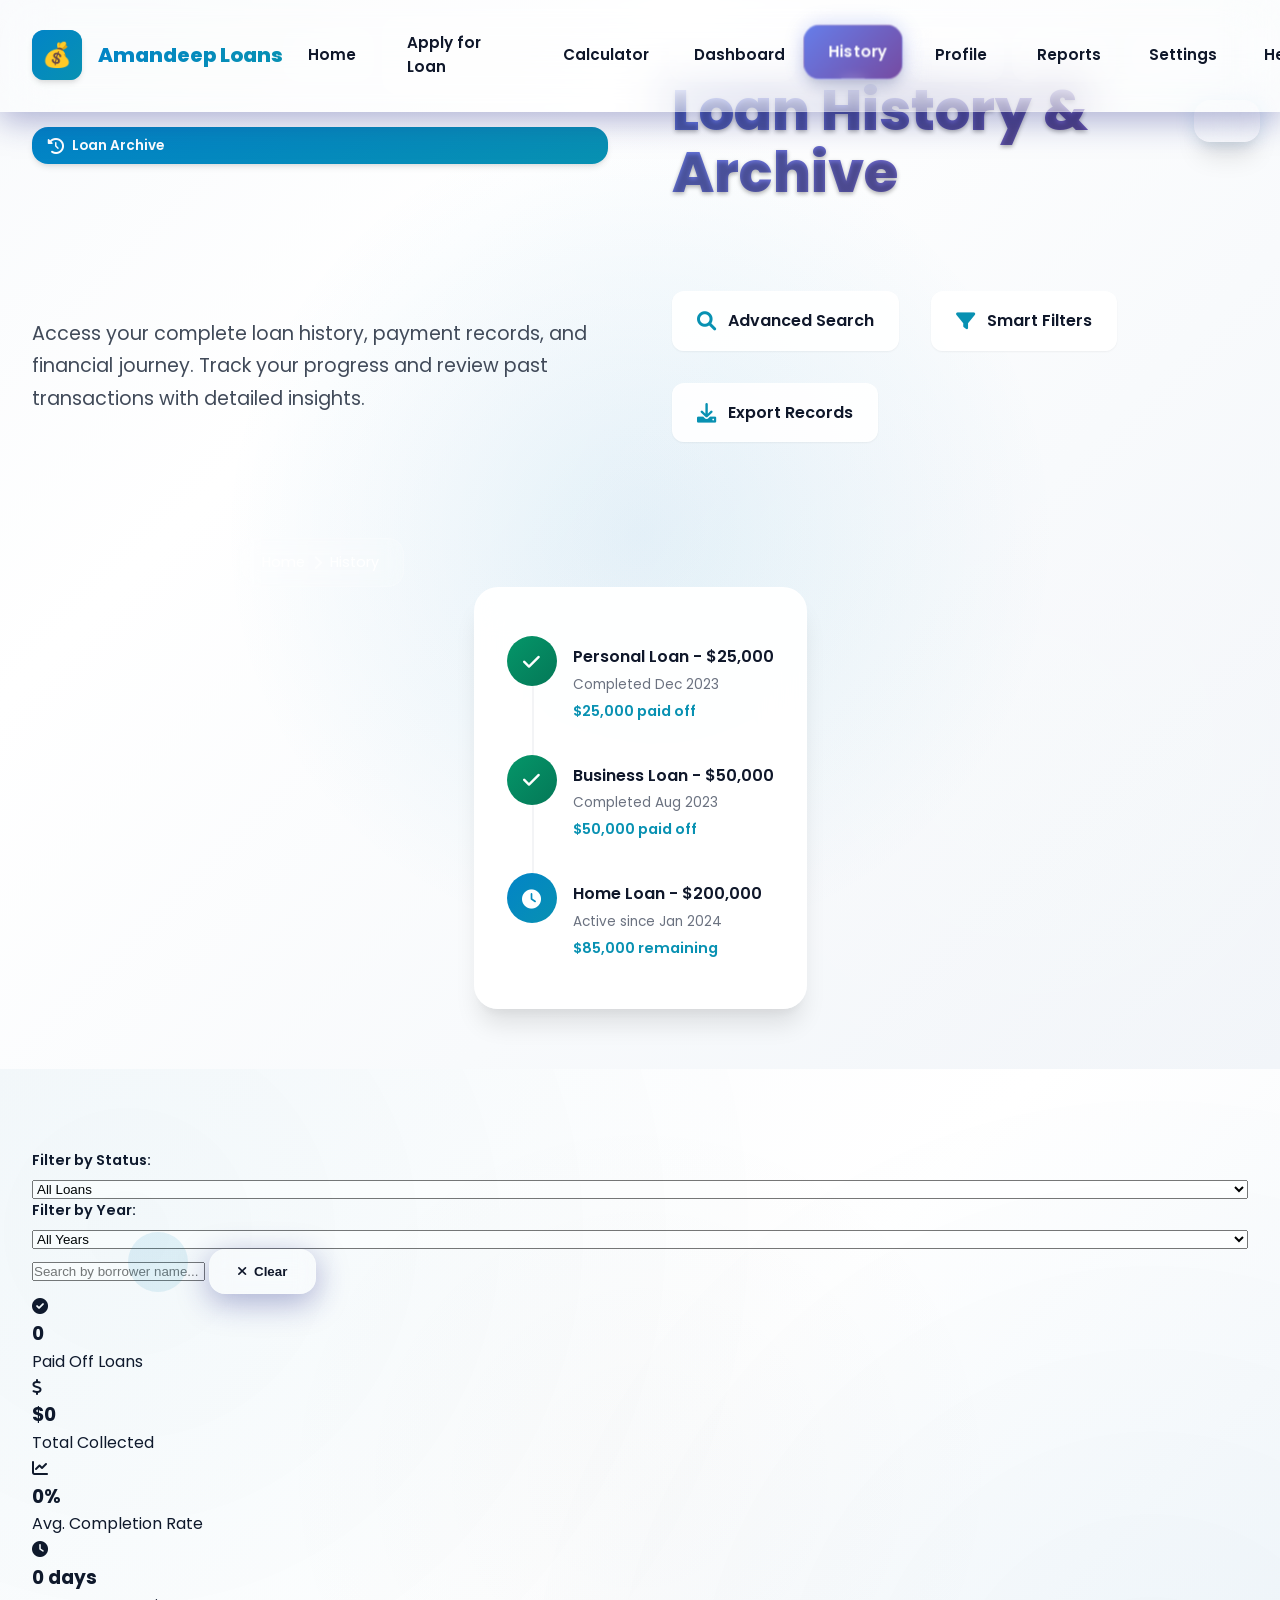
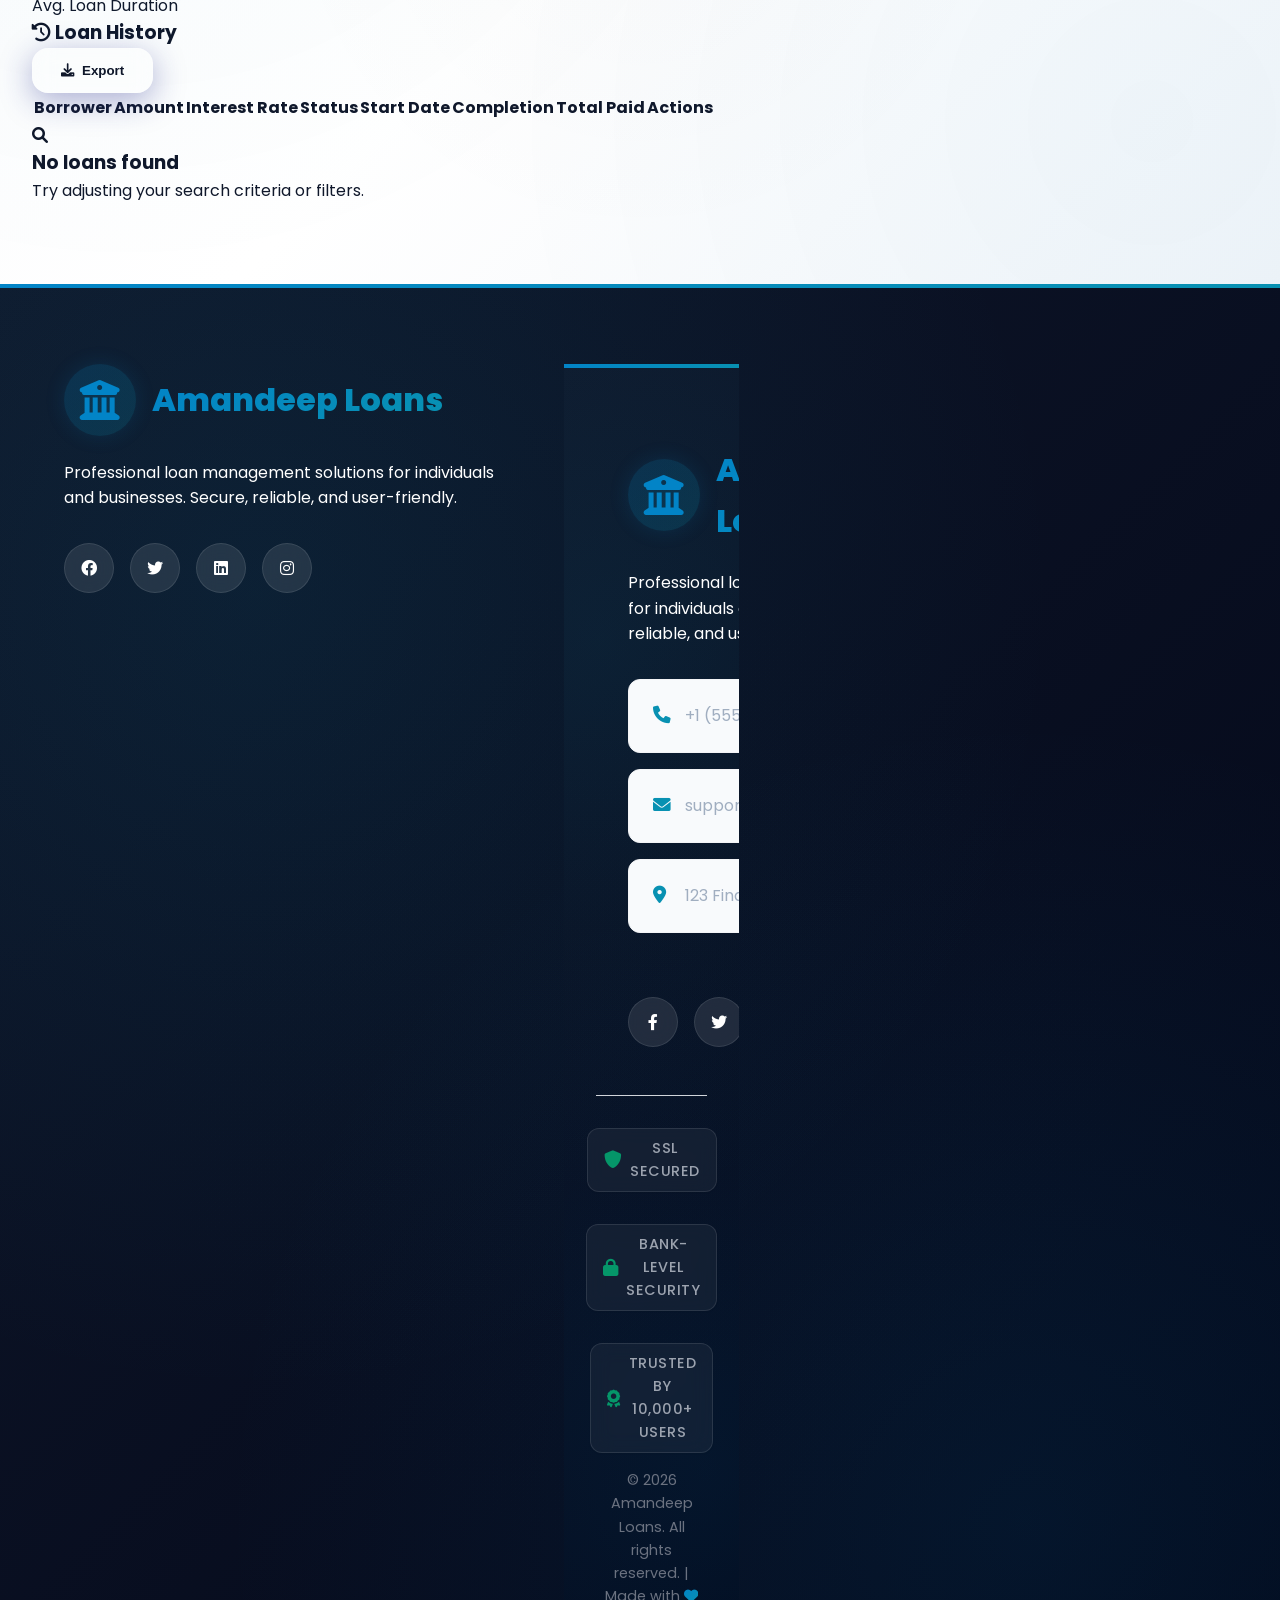
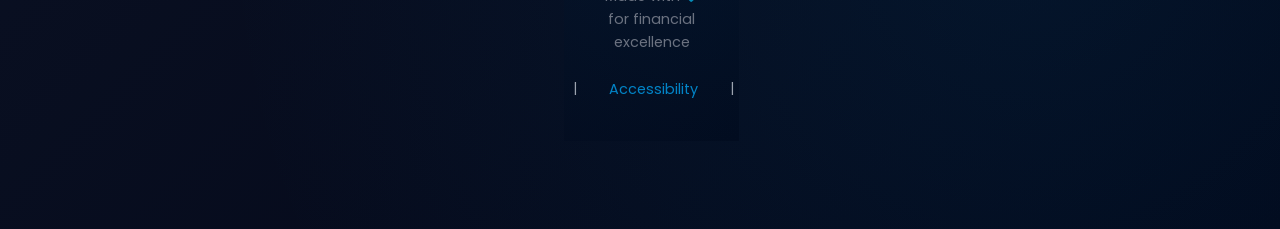
<file: history.html>
<!DOCTYPE html>
<html lang="en">
<head>
  <meta charset="UTF-8">
  <meta name="viewport" content="width=device-width, initial-scale=1.0">
  <title>Loan History - Amandeep Loans</title>
  <link rel="preconnect" href="https://fonts.googleapis.com">
  <link rel="preconnect" href="https://fonts.gstatic.com" crossorigin>
  <link href="https://fonts.googleapis.com/css2?family=Poppins:wght@300;400;500;600;700;800&display=swap" rel="stylesheet">
  <link rel="stylesheet" href="styles.css">
  <link href="https://cdnjs.cloudflare.com/ajax/libs/font-awesome/6.0.0/css/all.min.css" rel="stylesheet">
</head>
<body>
  <header>
    <div class="header-content">
      <a href="index.html" class="logo">
        <div class="logo-image"></div>
        <h1>Amandeep Loans</h1>
      </a>
      <nav>
        <a href="index.html">Home</a>
        <a href="add.html">Apply for Loan</a>
        <a href="calculator.html">Calculator</a>
        <a href="dashboard.html">Dashboard</a>
        <a href="history.html" class="active">History</a>
        <a href="profile.html">Profile</a>
        <a href="reports.html">Reports</a>
        <a href="settings.html">Settings</a>
        <a href="help.html">Help</a>
        <a href="signin.html">Sign In</a>
        <a href="signup.html">Sign Up</a>
      </nav>
      <div class="header-actions">
        <button class="btn-primary" onclick="window.location.href='add.html'">
          <i class="fas fa-plus"></i> New Loan
        </button>
      </div>
    </div>
  </header>

  <!-- Page Header -->
  <section class="page-header history-hero">
    <div class="container">
      <div class="page-header-content">
        <div class="hero-badge">
          <i class="fas fa-history"></i>
          <span>Loan Archive</span>
        </div>
        <h1>Loan History & Archive</h1>
        <p>Access your complete loan history, payment records, and financial journey. Track your progress and review past transactions with detailed insights.</p>
        <div class="history-features">
          <div class="feature">
            <i class="fas fa-search"></i>
            <span>Advanced Search</span>
          </div>
          <div class="feature">
            <i class="fas fa-filter"></i>
            <span>Smart Filters</span>
          </div>
          <div class="feature">
            <i class="fas fa-download"></i>
            <span>Export Records</span>
          </div>
        </div>
        <div class="breadcrumb">
          <a href="index.html">Home</a> <i class="fas fa-chevron-right"></i> <span>History</span>
        </div>
      </div>
      <div class="hero-visual">
        <div class="history-preview">
          <div class="timeline-item">
            <div class="timeline-icon completed">
              <i class="fas fa-check"></i>
            </div>
            <div class="timeline-content">
              <div class="timeline-title">Personal Loan - $25,000</div>
              <div class="timeline-date">Completed Dec 2023</div>
              <div class="timeline-amount">$25,000 paid off</div>
            </div>
          </div>
          <div class="timeline-item">
            <div class="timeline-icon completed">
              <i class="fas fa-check"></i>
            </div>
            <div class="timeline-content">
              <div class="timeline-title">Business Loan - $50,000</div>
              <div class="timeline-date">Completed Aug 2023</div>
              <div class="timeline-amount">$50,000 paid off</div>
            </div>
          </div>
          <div class="timeline-item">
            <div class="timeline-icon active">
              <i class="fas fa-clock"></i>
            </div>
            <div class="timeline-content">
              <div class="timeline-title">Home Loan - $200,000</div>
              <div class="timeline-date">Active since Jan 2024</div>
              <div class="timeline-amount">$85,000 remaining</div>
            </div>
          </div>
        </div>
      </div>
    </div>
  </section>

  <!-- History Content -->
  <main class="main-content">
    <div class="container">
      <!-- Filters and Controls -->
      <div class="history-controls">
        <div class="filter-group">
          <label for="status-filter">Filter by Status:</label>
          <select id="status-filter" onchange="filterHistory()">
            <option value="all">All Loans</option>
            <option value="paid">Paid Off</option>
            <option value="active">Active</option>
            <option value="overdue">Overdue</option>
          </select>
        </div>

        <div class="filter-group">
          <label for="year-filter">Filter by Year:</label>
          <select id="year-filter" onchange="filterHistory()">
            <option value="all">All Years</option>
            <!-- Years will be populated by JavaScript -->
          </select>
        </div>

        <div class="search-group">
          <input type="text" id="search-input" placeholder="Search by borrower name..." onkeyup="filterHistory()">
          <button class="btn-secondary" onclick="clearFilters()">
            <i class="fas fa-times"></i> Clear
          </button>
        </div>
      </div>

      <!-- Statistics Cards -->
      <div class="stats-overview">
        <div class="stat-card">
          <div class="stat-icon">
            <i class="fas fa-check-circle"></i>
          </div>
          <div class="stat-content">
            <h3 id="total-paid-loans">0</h3>
            <p>Paid Off Loans</p>
          </div>
        </div>

        <div class="stat-card">
          <div class="stat-icon">
            <i class="fas fa-dollar-sign"></i>
          </div>
          <div class="stat-content">
            <h3 id="total-collected">$0</h3>
            <p>Total Collected</p>
          </div>
        </div>

        <div class="stat-card">
          <div class="stat-icon">
            <i class="fas fa-chart-line"></i>
          </div>
          <div class="stat-content">
            <h3 id="avg-completion">0%</h3>
            <p>Avg. Completion Rate</p>
          </div>
        </div>

        <div class="stat-card">
          <div class="stat-icon">
            <i class="fas fa-clock"></i>
          </div>
          <div class="stat-content">
            <h3 id="avg-duration">0 days</h3>
            <p>Avg. Loan Duration</p>
          </div>
        </div>
      </div>

      <!-- History Table -->
      <div class="history-table-container">
        <div class="table-header">
          <h3><i class="fas fa-history"></i> Loan History</h3>
          <div class="table-actions">
            <button class="btn-secondary" onclick="exportHistory()">
              <i class="fas fa-download"></i> Export
            </button>
          </div>
        </div>

        <div class="table-responsive">
          <table id="history-table" class="data-table">
            <thead>
              <tr>
                <th>Borrower</th>
                <th>Amount</th>
                <th>Interest Rate</th>
                <th>Status</th>
                <th>Start Date</th>
                <th>Completion</th>
                <th>Total Paid</th>
                <th>Actions</th>
              </tr>
            </thead>
            <tbody id="history-tbody">
              <!-- History will be populated by JavaScript -->
            </tbody>
          </table>
        </div>

        <div id="no-results" class="no-results" style="display: none;">
          <div class="no-results-content">
            <i class="fas fa-search"></i>
            <h3>No loans found</h3>
            <p>Try adjusting your search criteria or filters.</p>
          </div>
        </div>
      </div>

      <!-- Loan Details Modal -->
      <div id="loan-modal" class="modal" style="display: none;">
        <div class="modal-content">
          <div class="modal-header">
            <h3 id="modal-title">Loan Details</h3>
            <button class="modal-close" onclick="closeModal()">
              <i class="fas fa-times"></i>
            </button>
          </div>
          <div id="modal-body" class="modal-body">
            <!-- Loan details will be populated here -->
          </div>
        </div>
      </div>
    </div>
  </main>

  <!-- Footer -->
  <footer>
    <div class="container">
      <div class="footer-content">
        <div class="footer-section">
          <div class="footer-logo">
            <i class="fas fa-university"></i>
            <h3>Amandeep Loans</h3>
          </div>
          <p>Professional loan management solutions for individuals and businesses. Secure, reliable, and user-friendly.</p>
          <div class="social-links">
            <a href="#"><i class="fab fa-facebook"></i></a>
            <a href="#"><i class="fab fa-twitter"></i></a>
            <a href="#"><i class="fab fa-linkedin"></i></a>
            <a href="#"><i class="fab fa-instagram"></i></a>
          </div>
        </div>
  <!-- Footer -->
  <footer>
    <div class="container">
      <div class="footer-content">
        <div class="footer-section">
          <div class="footer-logo">
            <i class="fas fa-university"></i>
            <h3>Amandeep Loans</h3>
          </div>
          <p>Professional loan management solutions for individuals and businesses. Secure, reliable, and user-friendly financial tools.</p>
          <div class="contact-info">
            <div class="contact-item">
              <i class="fas fa-phone"></i>
              <span>+1 (555) 123-4567</span>
            </div>
            <div class="contact-item">
              <i class="fas fa-envelope"></i>
              <span>support@amandeeoloans.com</span>
            </div>
            <div class="contact-item">
              <i class="fas fa-map-marker-alt"></i>
              <span>123 Finance Street, NY 10001</span>
            </div>
          </div>
          <div class="social-links">
            <a href="#" aria-label="Facebook"><i class="fab fa-facebook-f"></i></a>
            <a href="#" aria-label="Twitter"><i class="fab fa-twitter"></i></a>
            <a href="#" aria-label="LinkedIn"><i class="fab fa-linkedin-in"></i></a>
            <a href="#" aria-label="Instagram"><i class="fab fa-instagram"></i></a>
            <a href="#" aria-label="YouTube"><i class="fab fa-youtube"></i></a>
          </div>
        </div>
        <div class="footer-section">
          <h4>Products & Services</h4>
          <ul>
            <li><a href="add.html">Personal Loans</a></li>
            <li><a href="add.html">Business Loans</a></li>
            <li><a href="calculator.html">Loan Calculator</a></li>
            <li><a href="dashboard.html">Payment Tracker</a></li>
            <li><a href="reports.html">Financial Reports</a></li>
            <li><a href="settings.html">Account Settings</a></li>
          </ul>
        </div>
        <div class="footer-section">
          <h4>Support & Resources</h4>
          <ul>
            <li><a href="help.html">Help Center</a></li>
            <li><a href="#contact">Contact Us</a></li>
            <li><a href="#about">About Us</a></li>
            <li><a href="profile.html">User Profile</a></li>
            <li><a href="history.html">Transaction History</a></li>
            <li><a href="#features">Features Guide</a></li>
          </ul>
        </div>
        <div class="footer-section">
          <h4>Legal & Security</h4>
          <ul>
            <li><a href="#">Privacy Policy</a></li>
            <li><a href="#">Terms of Service</a></li>
            <li><a href="#">Security Center</a></li>
            <li><a href="#">Compliance</a></li>
            <li><a href="#">Cookie Policy</a></li>
            <li><a href="#">GDPR Compliance</a></li>
          </ul>
        </div>
      </div>
      <div class="footer-bottom">
        <div class="footer-badges">
          <span class="badge-modern"><i class="fas fa-shield-alt"></i> SSL Secured</span>
          <span class="badge-modern"><i class="fas fa-lock"></i> Bank-Level Security</span>
          <span class="badge-modern"><i class="fas fa-award"></i> Trusted by 10,000+ Users</span>
        </div>
        <div class="footer-copyright">
          <p>&copy; 2026 Amandeep Loans. All rights reserved. | Made with <i class="fas fa-heart text-gradient"></i> for financial excellence</p>
          <div class="footer-links">
            <a href="#">Sitemap</a> |
            <a href="#">Accessibility</a> |
            <a href="#">Careers</a>
          </div>
        </div>
      </div>
    </div>
  </footer>

  <div id="notification" class="notification"></div>
  <script src="history.js"></script>
</body>
</html>
</file>
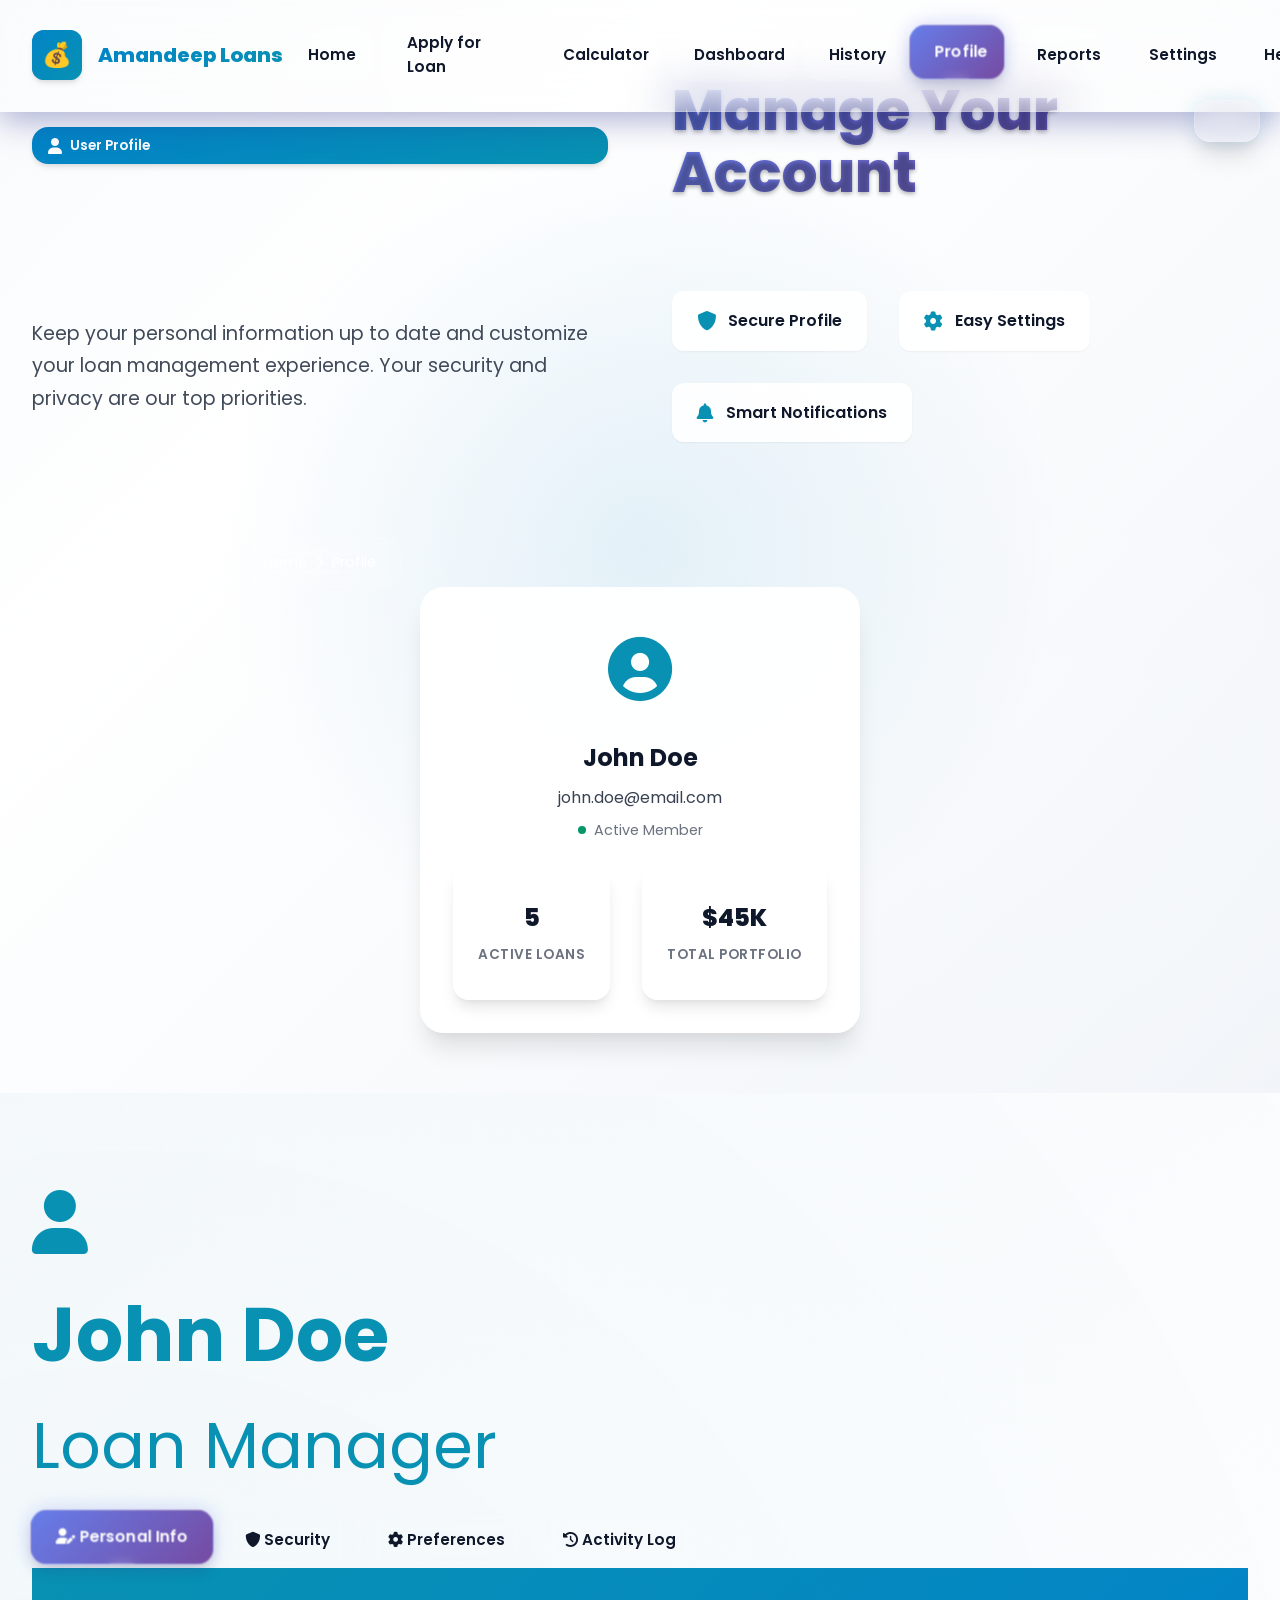
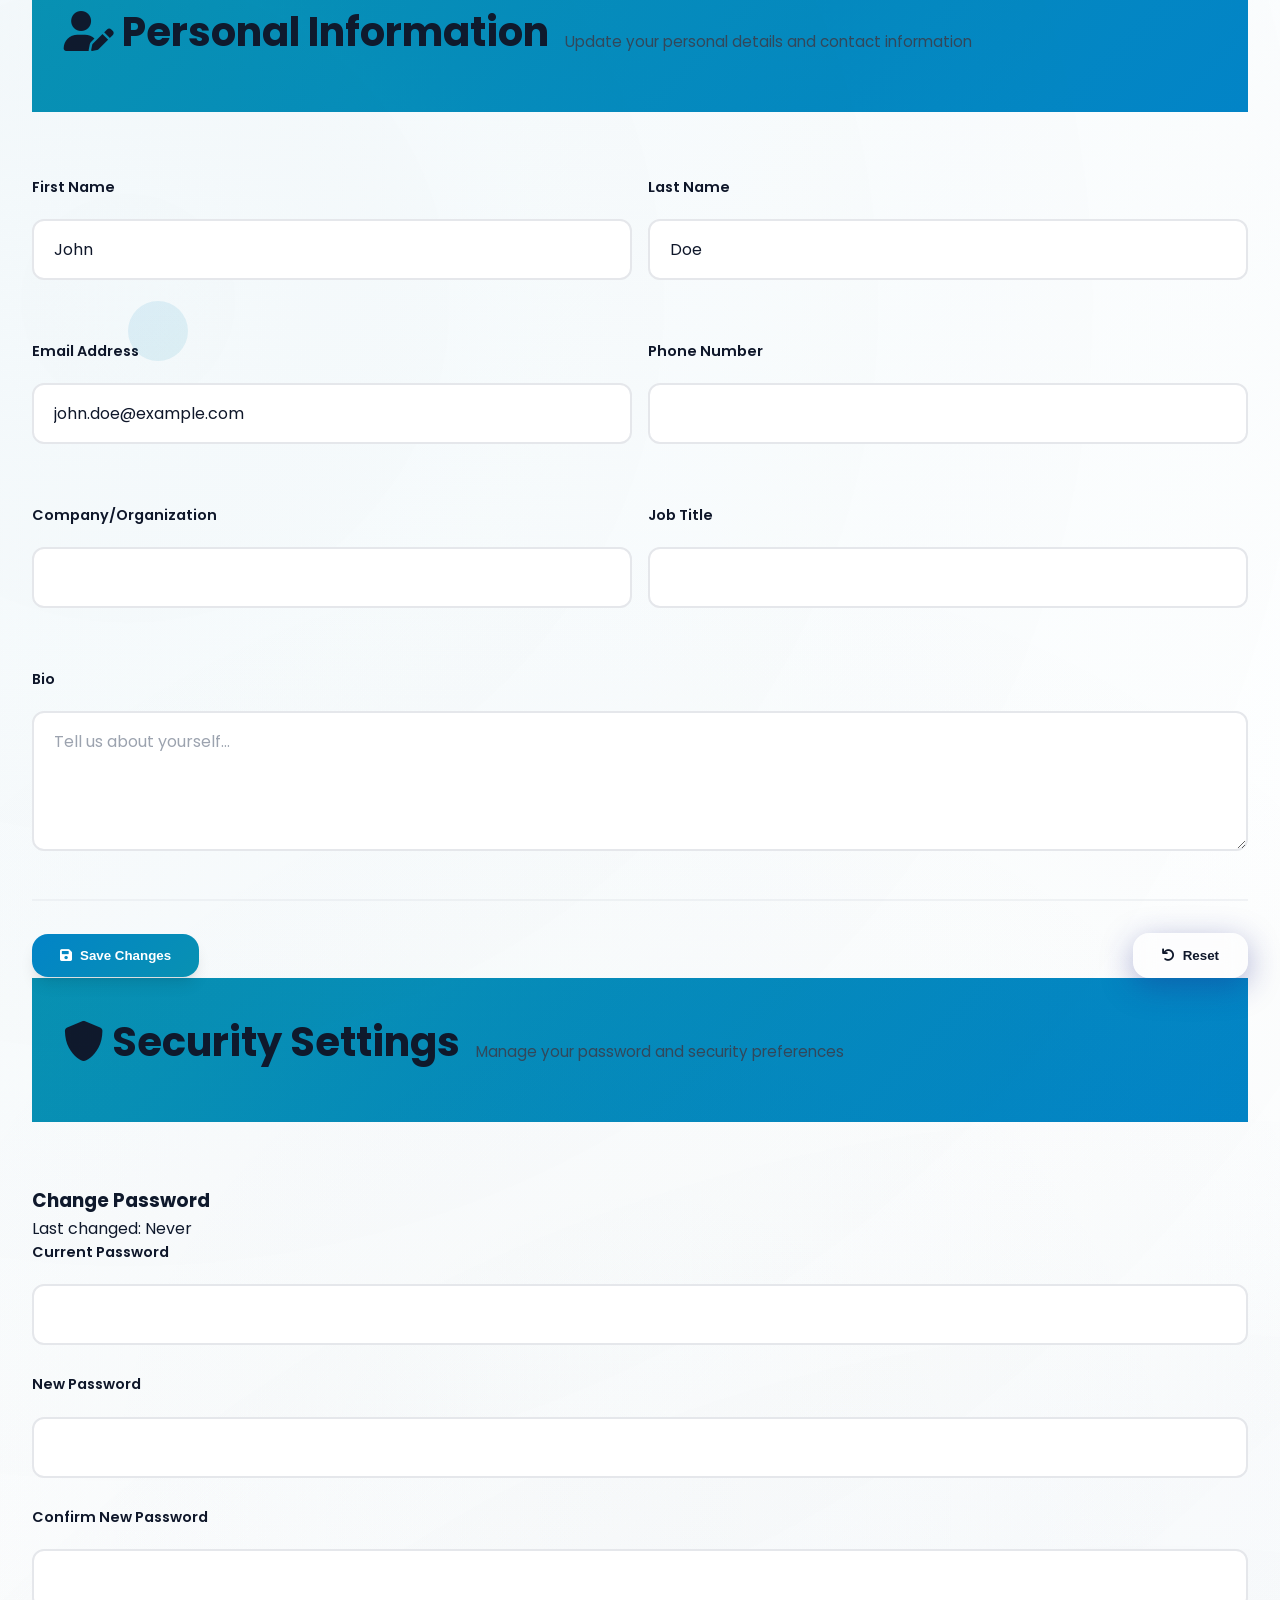
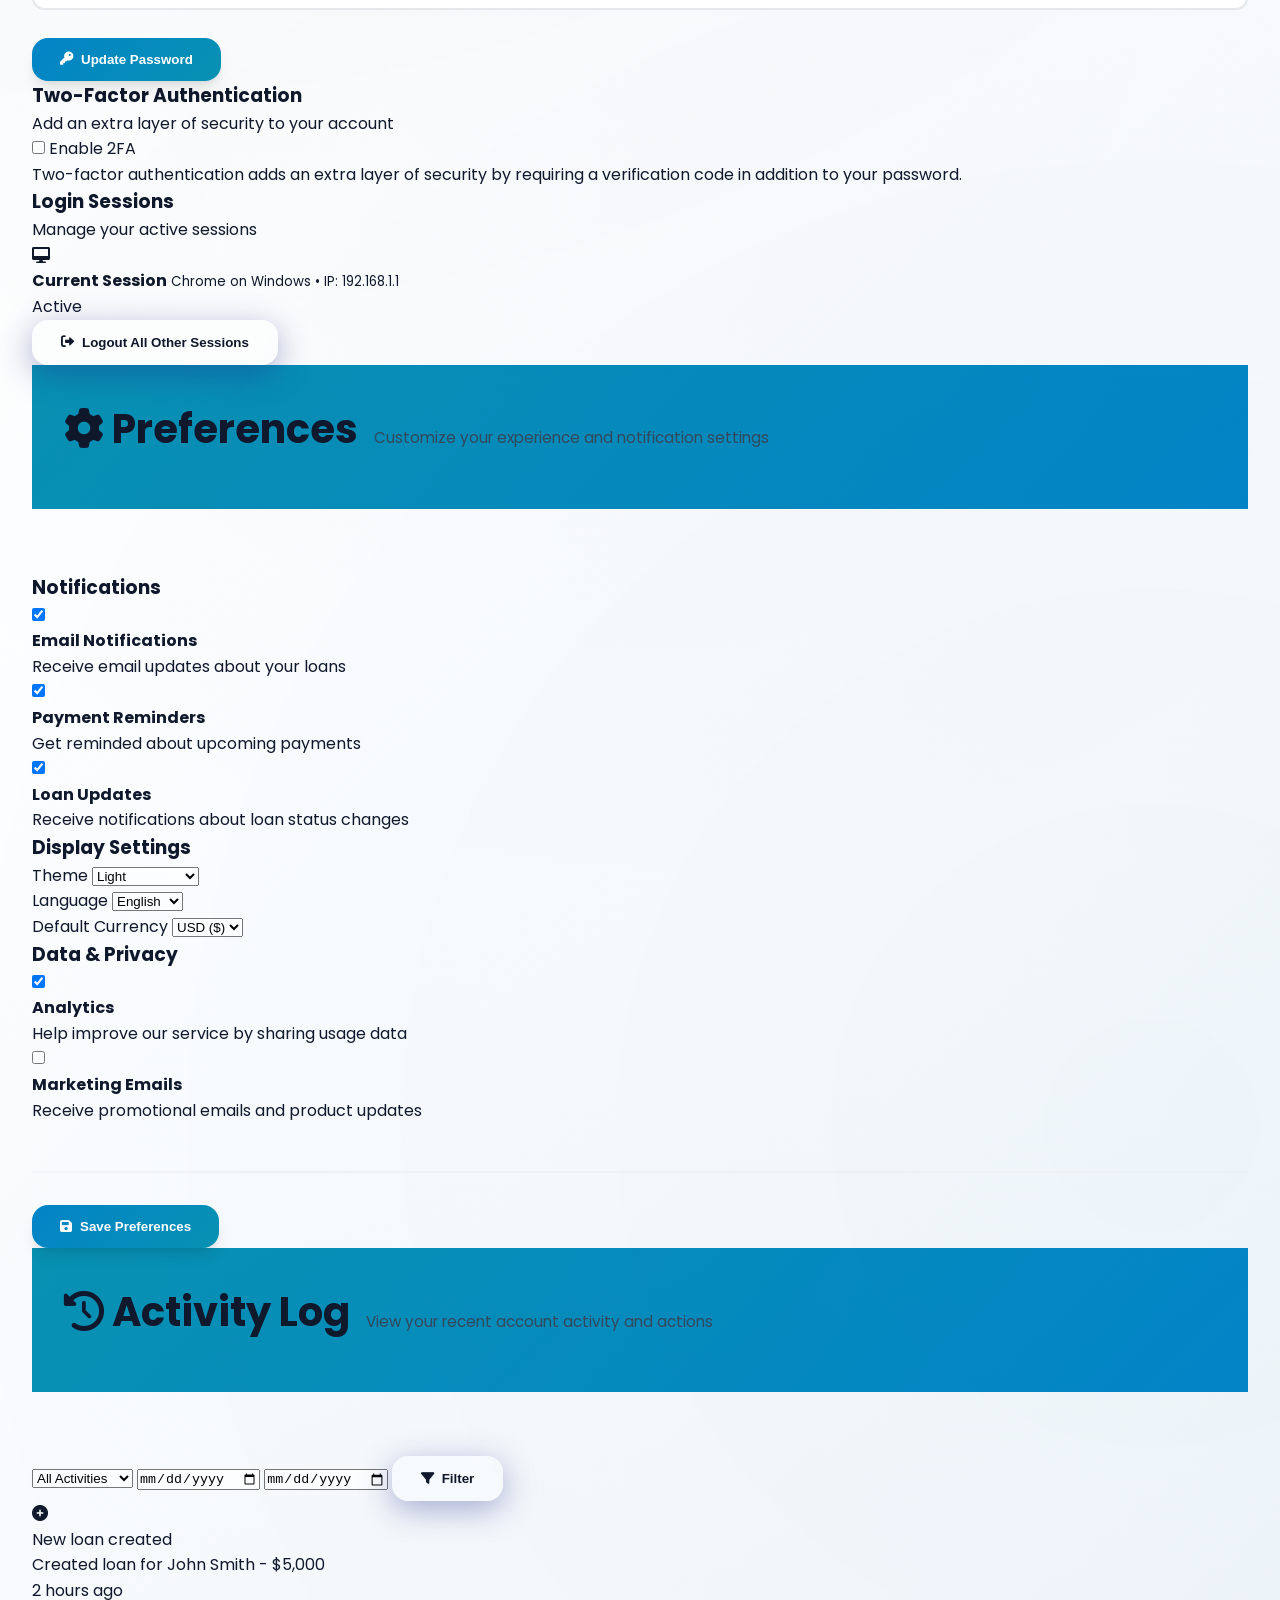
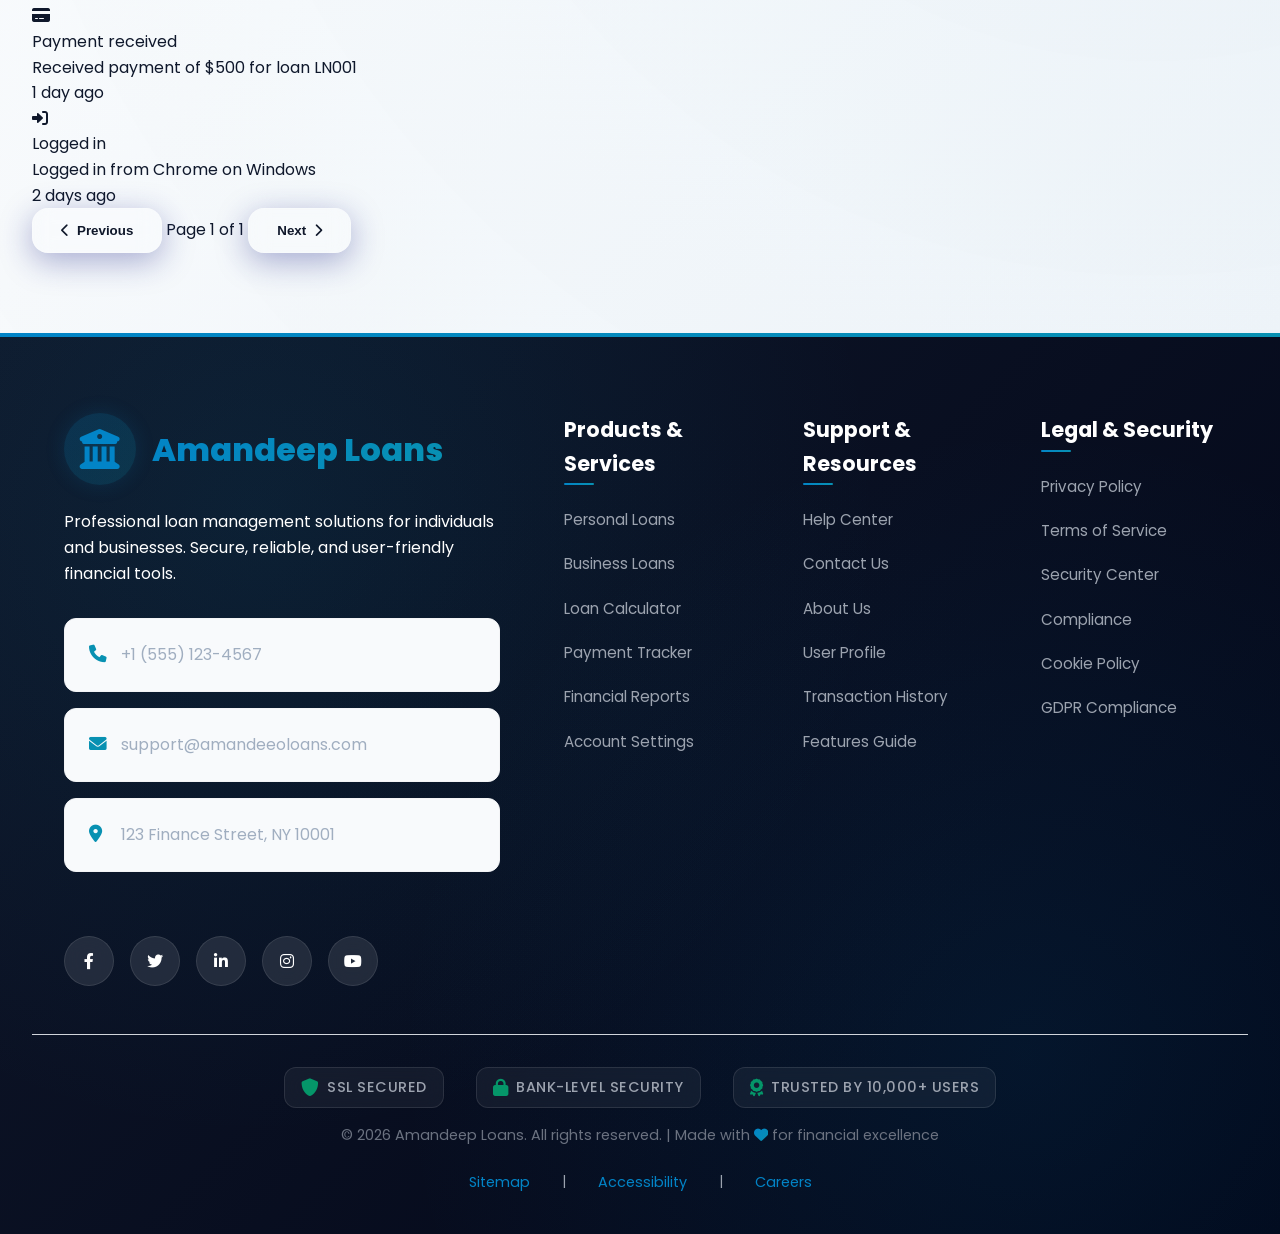
<file: profile.html>
<!DOCTYPE html>
<html lang="en">
<head>
  <meta charset="UTF-8">
  <meta name="viewport" content="width=device-width, initial-scale=1.0">
  <title>Profile - Amandeep Loans</title>
  <link rel="preconnect" href="https://fonts.googleapis.com">
  <link rel="preconnect" href="https://fonts.gstatic.com" crossorigin>
  <link href="https://fonts.googleapis.com/css2?family=Poppins:wght@300;400;500;600;700;800&display=swap" rel="stylesheet">
  <link rel="stylesheet" href="styles.css">
  <link href="https://cdnjs.cloudflare.com/ajax/libs/font-awesome/6.0.0/css/all.min.css" rel="stylesheet">
</head>
<body>
  <header>
    <div class="header-content">
      <a href="index.html" class="logo">
        <div class="logo-image"></div>
        <h1>Amandeep Loans</h1>
      </a>
      <nav>
        <a href="index.html">Home</a>
        <a href="add.html">Apply for Loan</a>
        <a href="calculator.html">Calculator</a>
        <a href="dashboard.html">Dashboard</a>
        <a href="history.html">History</a>
        <a href="profile.html" class="active">Profile</a>
        <a href="reports.html">Reports</a>
        <a href="settings.html">Settings</a>
        <a href="help.html">Help</a>
        <a href="signin.html">Sign In</a>
        <a href="signup.html">Sign Up</a>
      </nav>
      <div class="header-actions">
        <button class="btn-primary" onclick="window.location.href='add.html'">
          <i class="fas fa-plus"></i> New Loan
        </button>
      </div>
    </div>
  </header>

  <!-- Page Header -->
  <section class="page-header profile-hero">
    <div class="container">
      <div class="page-header-content">
        <div class="hero-badge">
          <i class="fas fa-user"></i>
          <span>User Profile</span>
        </div>
        <h1>Manage Your Account</h1>
        <p>Keep your personal information up to date and customize your loan management experience. Your security and privacy are our top priorities.</p>
        <div class="profile-features">
          <div class="feature">
            <i class="fas fa-shield-alt"></i>
            <span>Secure Profile</span>
          </div>
          <div class="feature">
            <i class="fas fa-cog"></i>
            <span>Easy Settings</span>
          </div>
          <div class="feature">
            <i class="fas fa-bell"></i>
            <span>Smart Notifications</span>
          </div>
        </div>
        <div class="breadcrumb">
          <a href="index.html">Home</a> <i class="fas fa-chevron-right"></i> <span>Profile</span>
        </div>
      </div>
      <div class="hero-visual">
        <div class="profile-preview">
          <div class="profile-avatar">
            <i class="fas fa-user-circle"></i>
          </div>
          <div class="profile-info">
            <div class="profile-name">John Doe</div>
            <div class="profile-email">john.doe@email.com</div>
            <div class="profile-status">
              <span class="status-dot"></span>
              Active Member
            </div>
          </div>
          <div class="profile-stats">
            <div class="stat">
              <span class="stat-value">5</span>
              <span class="stat-label">Active Loans</span>
            </div>
            <div class="stat">
              <span class="stat-value">$45K</span>
              <span class="stat-label">Total Portfolio</span>
            </div>
          </div>
        </div>
      </div>
    </div>
  </section>

  <!-- Profile Content -->
  <main class="main-content">
    <div class="container">
      <div class="profile-layout">
        <!-- Profile Sidebar -->
        <div class="profile-sidebar">
          <div class="profile-avatar">
            <div class="avatar-circle">
              <i class="fas fa-user"></i>
            </div>
            <h3 id="profile-name">John Doe</h3>
            <p id="profile-role">Loan Manager</p>
          </div>

          <nav class="profile-nav">
            <a href="#personal" class="profile-nav-link active" onclick="showProfileSection('personal')">
              <i class="fas fa-user-edit"></i> Personal Info
            </a>
            <a href="#security" class="profile-nav-link" onclick="showProfileSection('security')">
              <i class="fas fa-shield-alt"></i> Security
            </a>
            <a href="#preferences" class="profile-nav-link" onclick="showProfileSection('preferences')">
              <i class="fas fa-cog"></i> Preferences
            </a>
            <a href="#activity" class="profile-nav-link" onclick="showProfileSection('activity')">
              <i class="fas fa-history"></i> Activity Log
            </a>
          </nav>
        </div>

        <!-- Profile Content -->
        <div class="profile-content">
          <!-- Personal Information -->
          <div id="personal-section" class="profile-section active">
            <div class="section-header">
              <h2><i class="fas fa-user-edit"></i> Personal Information</h2>
              <p>Update your personal details and contact information</p>
            </div>

            <form id="personal-form" class="profile-form">
              <div class="form-row">
                <div class="form-group">
                  <label for="first-name">First Name</label>
                  <input type="text" id="first-name" name="firstName" required>
                </div>
                <div class="form-group">
                  <label for="last-name">Last Name</label>
                  <input type="text" id="last-name" name="lastName" required>
                </div>
              </div>

              <div class="form-row">
                <div class="form-group">
                  <label for="email">Email Address</label>
                  <input type="email" id="email" name="email" required>
                </div>
                <div class="form-group">
                  <label for="phone">Phone Number</label>
                  <input type="tel" id="phone" name="phone">
                </div>
              </div>

              <div class="form-row">
                <div class="form-group">
                  <label for="company">Company/Organization</label>
                  <input type="text" id="company" name="company">
                </div>
                <div class="form-group">
                  <label for="job-title">Job Title</label>
                  <input type="text" id="job-title" name="jobTitle">
                </div>
              </div>

              <div class="form-group">
                <label for="bio">Bio</label>
                <textarea id="bio" name="bio" rows="4" placeholder="Tell us about yourself..."></textarea>
              </div>

              <div class="form-actions">
                <button type="submit" class="btn-primary">
                  <i class="fas fa-save"></i> Save Changes
                </button>
                <button type="button" class="btn-secondary" onclick="resetPersonalForm()">
                  <i class="fas fa-undo"></i> Reset
                </button>
              </div>
            </form>
          </div>

          <!-- Security Settings -->
          <div id="security-section" class="profile-section">
            <div class="section-header">
              <h2><i class="fas fa-shield-alt"></i> Security Settings</h2>
              <p>Manage your password and security preferences</p>
            </div>

            <div class="security-settings">
              <div class="setting-card">
                <div class="setting-header">
                  <h3>Change Password</h3>
                  <p>Last changed: <span id="last-password-change">Never</span></p>
                </div>
                <form id="password-form" class="profile-form">
                  <div class="form-group">
                    <label for="current-password">Current Password</label>
                    <input type="password" id="current-password" name="currentPassword" required>
                  </div>
                  <div class="form-group">
                    <label for="new-password">New Password</label>
                    <input type="password" id="new-password" name="newPassword" required minlength="8">
                  </div>
                  <div class="form-group">
                    <label for="confirm-password">Confirm New Password</label>
                    <input type="password" id="confirm-password" name="confirmPassword" required>
                  </div>
                  <button type="submit" class="btn-primary">
                    <i class="fas fa-key"></i> Update Password
                  </button>
                </form>
              </div>

              <div class="setting-card">
                <div class="setting-header">
                  <h3>Two-Factor Authentication</h3>
                  <p>Add an extra layer of security to your account</p>
                </div>
                <div class="setting-toggle">
                  <label class="toggle">
                    <input type="checkbox" id="two-factor-toggle">
                    <span class="toggle-slider"></span>
                  </label>
                  <span class="toggle-label">Enable 2FA</span>
                </div>
                <p class="setting-description">
                  Two-factor authentication adds an extra layer of security by requiring a verification code in addition to your password.
                </p>
              </div>

              <div class="setting-card">
                <div class="setting-header">
                  <h3>Login Sessions</h3>
                  <p>Manage your active sessions</p>
                </div>
                <div class="sessions-list">
                  <div class="session-item">
                    <div class="session-info">
                      <i class="fas fa-desktop"></i>
                      <div>
                        <strong>Current Session</strong>
                        <small>Chrome on Windows • IP: 192.168.1.1</small>
                      </div>
                    </div>
                    <span class="session-status active">Active</span>
                  </div>
                </div>
                <button class="btn-secondary">
                  <i class="fas fa-sign-out-alt"></i> Logout All Other Sessions
                </button>
              </div>
            </div>
          </div>

          <!-- Preferences -->
          <div id="preferences-section" class="profile-section">
            <div class="section-header">
              <h2><i class="fas fa-cog"></i> Preferences</h2>
              <p>Customize your experience and notification settings</p>
            </div>

            <div class="preferences-settings">
              <div class="setting-card">
                <h3>Notifications</h3>
                <div class="preference-item">
                  <div class="preference-toggle">
                    <label class="toggle">
                      <input type="checkbox" id="email-notifications" checked>
                      <span class="toggle-slider"></span>
                    </label>
                    <div>
                      <strong>Email Notifications</strong>
                      <p>Receive email updates about your loans</p>
                    </div>
                  </div>
                </div>

                <div class="preference-item">
                  <div class="preference-toggle">
                    <label class="toggle">
                      <input type="checkbox" id="payment-reminders" checked>
                      <span class="toggle-slider"></span>
                    </label>
                    <div>
                      <strong>Payment Reminders</strong>
                      <p>Get reminded about upcoming payments</p>
                    </div>
                  </div>
                </div>

                <div class="preference-item">
                  <div class="preference-toggle">
                    <label class="toggle">
                      <input type="checkbox" id="loan-updates" checked>
                      <span class="toggle-slider"></span>
                    </label>
                    <div>
                      <strong>Loan Updates</strong>
                      <p>Receive notifications about loan status changes</p>
                    </div>
                  </div>
                </div>
              </div>

              <div class="setting-card">
                <h3>Display Settings</h3>
                <div class="preference-item">
                  <label for="theme-select">Theme</label>
                  <select id="theme-select">
                    <option value="light">Light</option>
                    <option value="dark">Dark</option>
                    <option value="auto">Auto (System)</option>
                  </select>
                </div>

                <div class="preference-item">
                  <label for="language-select">Language</label>
                  <select id="language-select">
                    <option value="en">English</option>
                    <option value="es">Spanish</option>
                    <option value="fr">French</option>
                  </select>
                </div>

                <div class="preference-item">
                  <label for="currency-select">Default Currency</label>
                  <select id="currency-select">
                    <option value="USD">USD ($)</option>
                    <option value="EUR">EUR (€)</option>
                    <option value="GBP">GBP (£)</option>
                  </select>
                </div>
              </div>

              <div class="setting-card">
                <h3>Data & Privacy</h3>
                <div class="preference-item">
                  <div class="preference-toggle">
                    <label class="toggle">
                      <input type="checkbox" id="data-analytics" checked>
                      <span class="toggle-slider"></span>
                    </label>
                    <div>
                      <strong>Analytics</strong>
                      <p>Help improve our service by sharing usage data</p>
                    </div>
                  </div>
                </div>

                <div class="preference-item">
                  <div class="preference-toggle">
                    <label class="toggle">
                      <input type="checkbox" id="marketing-emails">
                      <span class="toggle-slider"></span>
                    </label>
                    <div>
                      <strong>Marketing Emails</strong>
                      <p>Receive promotional emails and product updates</p>
                    </div>
                  </div>
                </div>
              </div>

              <div class="form-actions">
                <button class="btn-primary" onclick="savePreferences()">
                  <i class="fas fa-save"></i> Save Preferences
                </button>
              </div>
            </div>
          </div>

          <!-- Activity Log -->
          <div id="activity-section" class="profile-section">
            <div class="section-header">
              <h2><i class="fas fa-history"></i> Activity Log</h2>
              <p>View your recent account activity and actions</p>
            </div>

            <div class="activity-log">
              <div class="activity-filters">
                <select id="activity-filter">
                  <option value="all">All Activities</option>
                  <option value="loans">Loan Actions</option>
                  <option value="payments">Payments</option>
                  <option value="login">Login Activity</option>
                </select>
                <input type="date" id="activity-date-from">
                <input type="date" id="activity-date-to">
                <button class="btn-secondary" onclick="filterActivity()">
                  <i class="fas fa-filter"></i> Filter
                </button>
              </div>

              <div class="activity-list" id="activity-list">
                <!-- Activity items will be populated by JavaScript -->
                <div class="activity-item">
                  <div class="activity-icon">
                    <i class="fas fa-plus-circle"></i>
                  </div>
                  <div class="activity-content">
                    <div class="activity-title">New loan created</div>
                    <div class="activity-description">Created loan for John Smith - $5,000</div>
                    <div class="activity-time">2 hours ago</div>
                  </div>
                </div>

                <div class="activity-item">
                  <div class="activity-icon">
                    <i class="fas fa-credit-card"></i>
                  </div>
                  <div class="activity-content">
                    <div class="activity-title">Payment received</div>
                    <div class="activity-description">Received payment of $500 for loan LN001</div>
                    <div class="activity-time">1 day ago</div>
                  </div>
                </div>

                <div class="activity-item">
                  <div class="activity-icon">
                    <i class="fas fa-sign-in-alt"></i>
                  </div>
                  <div class="activity-content">
                    <div class="activity-title">Logged in</div>
                    <div class="activity-description">Logged in from Chrome on Windows</div>
                    <div class="activity-time">2 days ago</div>
                  </div>
                </div>
              </div>

              <div class="activity-pagination">
                <button class="btn-secondary" disabled>
                  <i class="fas fa-chevron-left"></i> Previous
                </button>
                <span>Page 1 of 1</span>
                <button class="btn-secondary" disabled>
                  Next <i class="fas fa-chevron-right"></i>
                </button>
              </div>
            </div>
          </div>
        </div>
      </div>
    </div>
  </main>

  <!-- Footer -->
  <!-- Footer -->
  <footer>
    <div class="container">
      <div class="footer-content">
        <div class="footer-section">
          <div class="footer-logo">
            <i class="fas fa-university"></i>
            <h3>Amandeep Loans</h3>
          </div>
          <p>Professional loan management solutions for individuals and businesses. Secure, reliable, and user-friendly financial tools.</p>
          <div class="contact-info">
            <div class="contact-item">
              <i class="fas fa-phone"></i>
              <span>+1 (555) 123-4567</span>
            </div>
            <div class="contact-item">
              <i class="fas fa-envelope"></i>
              <span>support@amandeeoloans.com</span>
            </div>
            <div class="contact-item">
              <i class="fas fa-map-marker-alt"></i>
              <span>123 Finance Street, NY 10001</span>
            </div>
          </div>
          <div class="social-links">
            <a href="#" aria-label="Facebook"><i class="fab fa-facebook-f"></i></a>
            <a href="#" aria-label="Twitter"><i class="fab fa-twitter"></i></a>
            <a href="#" aria-label="LinkedIn"><i class="fab fa-linkedin-in"></i></a>
            <a href="#" aria-label="Instagram"><i class="fab fa-instagram"></i></a>
            <a href="#" aria-label="YouTube"><i class="fab fa-youtube"></i></a>
          </div>
        </div>
        <div class="footer-section">
          <h4>Products & Services</h4>
          <ul>
            <li><a href="add.html">Personal Loans</a></li>
            <li><a href="add.html">Business Loans</a></li>
            <li><a href="calculator.html">Loan Calculator</a></li>
            <li><a href="dashboard.html">Payment Tracker</a></li>
            <li><a href="reports.html">Financial Reports</a></li>
            <li><a href="settings.html">Account Settings</a></li>
          </ul>
        </div>
        <div class="footer-section">
          <h4>Support & Resources</h4>
          <ul>
            <li><a href="help.html">Help Center</a></li>
            <li><a href="#contact">Contact Us</a></li>
            <li><a href="#about">About Us</a></li>
            <li><a href="profile.html">User Profile</a></li>
            <li><a href="history.html">Transaction History</a></li>
            <li><a href="#features">Features Guide</a></li>
          </ul>
        </div>
        <div class="footer-section">
          <h4>Legal & Security</h4>
          <ul>
            <li><a href="#">Privacy Policy</a></li>
            <li><a href="#">Terms of Service</a></li>
            <li><a href="#">Security Center</a></li>
            <li><a href="#">Compliance</a></li>
            <li><a href="#">Cookie Policy</a></li>
            <li><a href="#">GDPR Compliance</a></li>
          </ul>
        </div>
      </div>
      <div class="footer-bottom">
        <div class="footer-badges">
          <span class="badge-modern"><i class="fas fa-shield-alt"></i> SSL Secured</span>
          <span class="badge-modern"><i class="fas fa-lock"></i> Bank-Level Security</span>
          <span class="badge-modern"><i class="fas fa-award"></i> Trusted by 10,000+ Users</span>
        </div>
        <div class="footer-copyright">
          <p>&copy; 2026 Amandeep Loans. All rights reserved. | Made with <i class="fas fa-heart text-gradient"></i> for financial excellence</p>
          <div class="footer-links">
            <a href="#">Sitemap</a> |
            <a href="#">Accessibility</a> |
            <a href="#">Careers</a>
          </div>
        </div>
      </div>
    </div>
  </footer>

  <div id="notification" class="notification"></div>
  <script src="profile.js"></script>
</body>
</html>
</file>
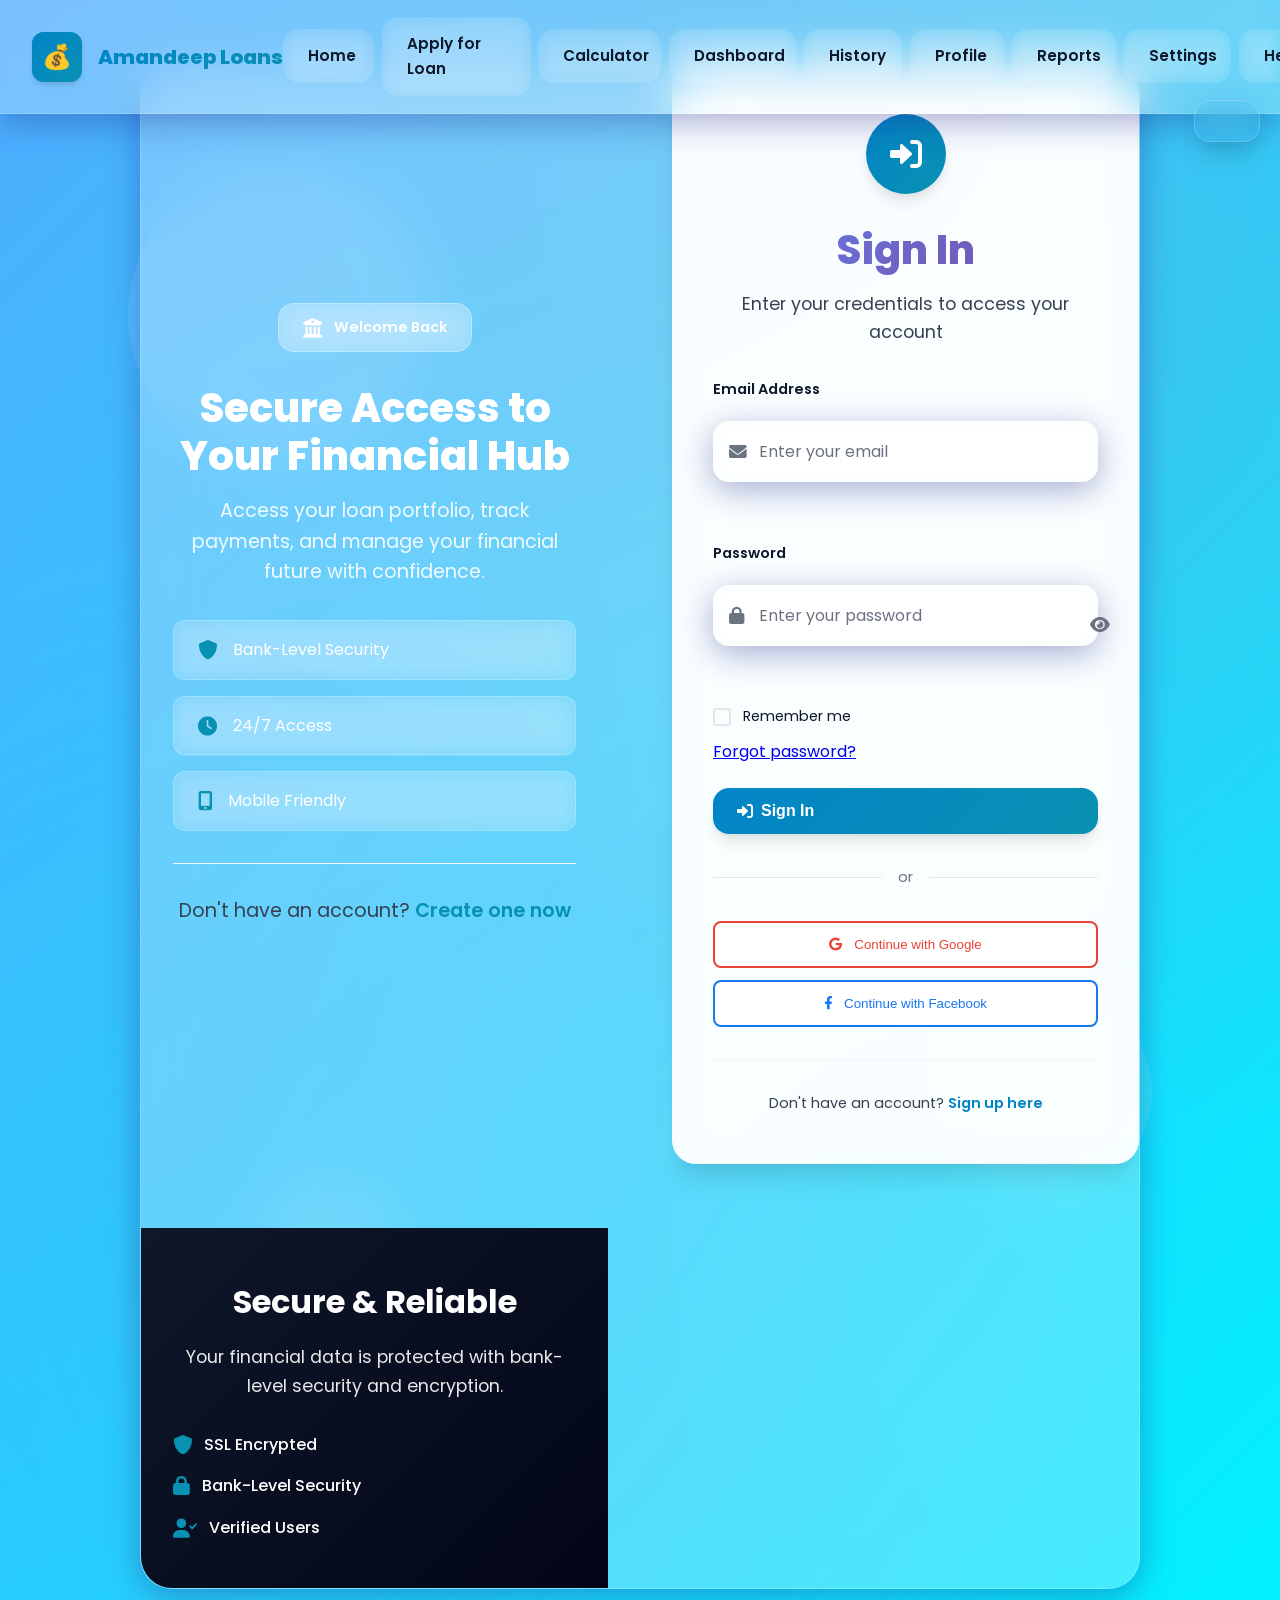
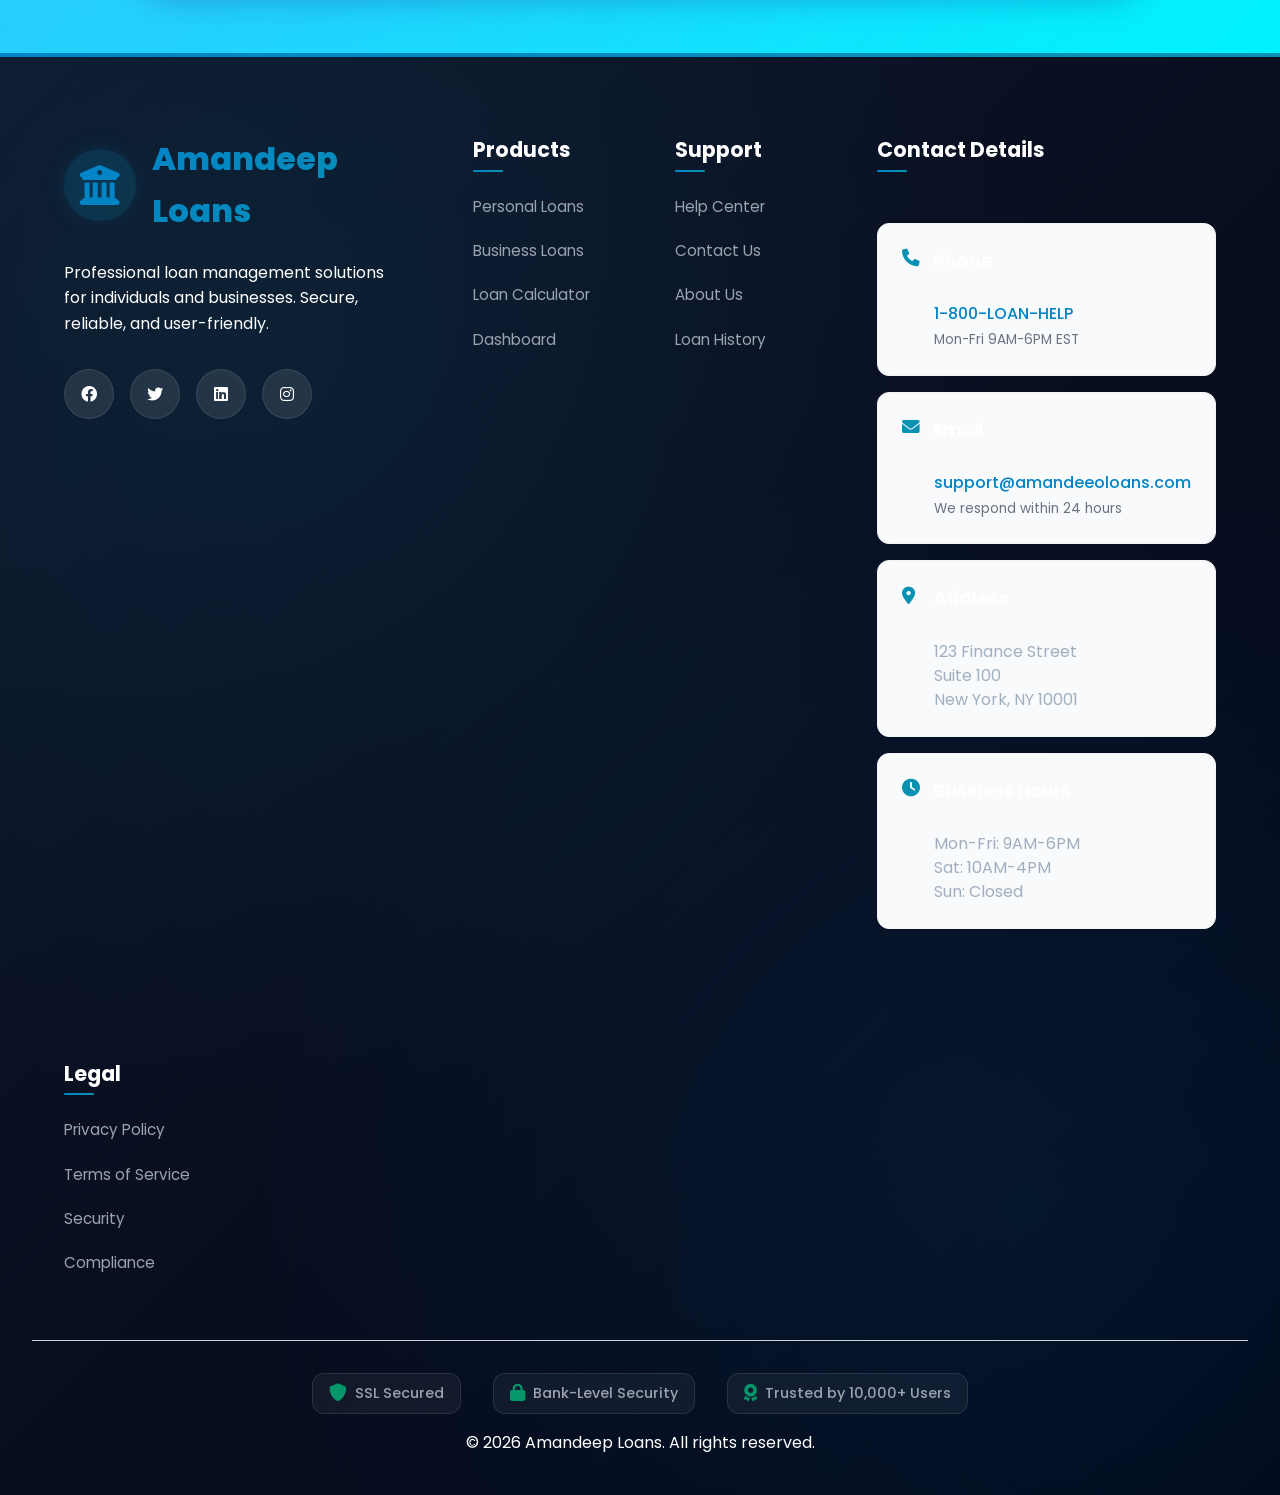
<file: signin.html>
<!DOCTYPE html>
<html lang="en">
<head>
  <meta charset="UTF-8">
  <meta name="viewport" content="width=device-width, initial-scale=1.0">
  <title>Sign In - Amandeep Loans</title>
  <link rel="preconnect" href="https://fonts.googleapis.com">
  <link rel="preconnect" href="https://fonts.gstatic.com" crossorigin>
  <link href="https://fonts.googleapis.com/css2?family=Poppins:wght@300;400;500;600;700;800&display=swap" rel="stylesheet">
  <link rel="stylesheet" href="styles.css">
  <link href="https://cdnjs.cloudflare.com/ajax/libs/font-awesome/6.0.0/css/all.min.css" rel="stylesheet">
</head>
<body>
  <header>
    <div class="header-content">
      <a href="index.html" class="logo">
        <div class="logo-image"></div>
        <h1>Amandeep Loans</h1>
      </a>
      <nav>
        <a href="index.html">Home</a>
        <a href="add.html">Apply for Loan</a>
        <a href="calculator.html">Calculator</a>
        <a href="dashboard.html">Dashboard</a>
        <a href="history.html">History</a>
        <a href="profile.html">Profile</a>
        <a href="reports.html">Reports</a>
        <a href="settings.html">Settings</a>
        <a href="help.html">Help</a>
        <a href="signin.html" class="active">Sign In</a>
        <a href="signup.html">Sign Up</a>
      </nav>
      <div class="header-actions">
        <a href="signin.html" class="btn-secondary">Sign In</a>
        <a href="signup.html" class="btn-primary">Sign Up</a>
      </div>
    </div>
  </header>

  <!-- Sign In Section -->
  <section class="auth-section signin-hero">
    <div class="auth-background">
      <div class="floating-shapes">
        <div class="shape shape-1"></div>
        <div class="shape shape-2"></div>
        <div class="shape shape-3"></div>
      </div>
    </div>
    <div class="container">
      <div class="auth-container">
        <div class="auth-visual">
          <div class="welcome-content">
            <div class="welcome-badge">
              <i class="fas fa-university"></i>
              <span>Welcome Back</span>
            </div>
            <h2>Secure Access to Your Financial Hub</h2>
            <p>Access your loan portfolio, track payments, and manage your financial future with confidence.</p>
            <div class="welcome-features">
              <div class="welcome-feature">
                <i class="fas fa-shield-alt"></i>
                <span>Bank-Level Security</span>
              </div>
              <div class="welcome-feature">
                <i class="fas fa-clock"></i>
                <span>24/7 Access</span>
              </div>
              <div class="welcome-feature">
                <i class="fas fa-mobile-alt"></i>
                <span>Mobile Friendly</span>
              </div>
            </div>
            <div class="auth-switch">
              <p>Don't have an account? <a href="signup.html">Create one now</a></p>
            </div>
          </div>
        </div>

        <div class="auth-form-container">
          <div class="auth-header">
            <div class="form-icon">
              <i class="fas fa-sign-in-alt"></i>
            </div>
            <h1>Sign In</h1>
            <p>Enter your credentials to access your account</p>
          </div>

          <form id="signin-form" class="auth-form">
            <div class="form-group">
              <label for="signin-email">Email Address</label>
              <div class="input-group">
                <i class="fas fa-envelope"></i>
                <input type="email" id="signin-email" name="email" required placeholder="Enter your email">
              </div>
            </div>

            <div class="form-group">
              <label for="signin-password">Password</label>
              <div class="input-group">
                <i class="fas fa-lock"></i>
                <input type="password" id="signin-password" name="password" required placeholder="Enter your password">
                <button type="button" class="password-toggle" onclick="togglePassword('signin-password')">
                  <i class="fas fa-eye"></i>
                </button>
              </div>
            </div>

            <div class="form-options">
              <label class="checkbox-container">
                <input type="checkbox" id="remember-me">
                <span class="checkmark"></span>
                Remember me
              </label>
              <a href="#" class="forgot-password" onclick="showForgotPassword()">Forgot password?</a>
            </div>

            <button type="submit" class="btn-primary btn-full">
              <i class="fas fa-sign-in-alt"></i> Sign In
            </button>
          </form>

          <div class="auth-divider">
            <span>or</span>
          </div>

          <div class="social-auth">
            <button class="btn-social btn-google" onclick="signInWithGoogle()">
              <i class="fab fa-google"></i> Continue with Google
            </button>
            <button class="btn-social btn-facebook" onclick="signInWithFacebook()">
              <i class="fab fa-facebook-f"></i> Continue with Facebook
            </button>
          </div>

          <div class="auth-footer">
            <p>Don't have an account? <a href="signup.html">Sign up here</a></p>
          </div>
        </div>

        <div class="auth-image">
          <div class="auth-image-content">
            <h2>Secure & Reliable</h2>
            <p>Your financial data is protected with bank-level security and encryption.</p>
            <div class="auth-features">
              <div class="feature-item">
                <i class="fas fa-shield-alt"></i>
                <span>SSL Encrypted</span>
              </div>
              <div class="feature-item">
                <i class="fas fa-lock"></i>
                <span>Bank-Level Security</span>
              </div>
              <div class="feature-item">
                <i class="fas fa-user-check"></i>
                <span>Verified Users</span>
              </div>
            </div>
          </div>
        </div>
      </div>
    </div>
  </section>

  <!-- Forgot Password Modal -->
  <div id="forgot-modal" class="modal" style="display: none;">
    <div class="modal-content">
      <div class="modal-header">
        <h3>Reset Password</h3>
        <button class="modal-close" onclick="closeForgotModal()">
          <i class="fas fa-times"></i>
        </button>
      </div>
      <div class="modal-body">
        <form id="forgot-form" class="auth-form">
          <div class="form-group">
            <label for="forgot-email">Email Address</label>
            <div class="input-group">
              <i class="fas fa-envelope"></i>
              <input type="email" id="forgot-email" name="email" required placeholder="Enter your email address">
            </div>
            <small>We'll send you a link to reset your password.</small>
          </div>
          <button type="submit" class="btn-primary btn-full">
            <i class="fas fa-paper-plane"></i> Send Reset Link
          </button>
        </form>
      </div>
    </div>
  </div>

  <!-- Footer -->
  <footer>
    <div class="container">
      <div class="footer-content">
        <div class="footer-section">
          <div class="footer-logo">
            <i class="fas fa-university"></i>
            <h3>Amandeep Loans</h3>
          </div>
          <p>Professional loan management solutions for individuals and businesses. Secure, reliable, and user-friendly.</p>
          <div class="social-links">
            <a href="#"><i class="fab fa-facebook"></i></a>
            <a href="#"><i class="fab fa-twitter"></i></a>
            <a href="#"><i class="fab fa-linkedin"></i></a>
            <a href="#"><i class="fab fa-instagram"></i></a>
          </div>
        </div>
        <div class="footer-section">
          <h4>Products</h4>
          <ul>
            <li><a href="add.html">Personal Loans</a></li>
            <li><a href="add.html">Business Loans</a></li>
            <li><a href="calculator.html">Loan Calculator</a></li>
            <li><a href="dashboard.html">Dashboard</a></li>
          </ul>
        </div>
        <div class="footer-section">
          <h4>Support</h4>
          <ul>
            <li><a href="help.html">Help Center</a></li>
            <li><a href="help.html">Contact Us</a></li>
            <li><a href="#about">About Us</a></li>
            <li><a href="history.html">Loan History</a></li>
          </ul>
        </div>
        <div class="footer-section">
          <h4>Contact Details</h4>
          <div class="contact-info">
            <div class="contact-item">
              <i class="fas fa-phone"></i>
              <div>
                <strong>Phone</strong><br>
                <a href="tel:+1800LOANHELP">1-800-LOAN-HELP</a><br>
                <small>Mon-Fri 9AM-6PM EST</small>
              </div>
            </div>
            <div class="contact-item">
              <i class="fas fa-envelope"></i>
              <div>
                <strong>Email</strong><br>
                <a href="mailto:support@amandeeoloans.com">support@amandeeoloans.com</a><br>
                <small>We respond within 24 hours</small>
              </div>
            </div>
            <div class="contact-item">
              <i class="fas fa-map-marker-alt"></i>
              <div>
                <strong>Address</strong><br>
                <span>123 Finance Street<br>Suite 100<br>New York, NY 10001</span>
              </div>
            </div>
            <div class="contact-item">
              <i class="fas fa-clock"></i>
              <div>
                <strong>Business Hours</strong><br>
                <span>Mon-Fri: 9AM-6PM<br>Sat: 10AM-4PM<br>Sun: Closed</span>
              </div>
            </div>
          </div>
        </div>
        <div class="footer-section">
          <h4>Legal</h4>
          <ul>
            <li><a href="#">Privacy Policy</a></li>
            <li><a href="#">Terms of Service</a></li>
            <li><a href="#">Security</a></li>
            <li><a href="#">Compliance</a></li>
          </ul>
        </div>
      </div>
      <div class="footer-bottom">
        <div class="footer-badges">
          <span><i class="fas fa-shield-alt"></i> SSL Secured</span>
          <span><i class="fas fa-lock"></i> Bank-Level Security</span>
          <span><i class="fas fa-award"></i> Trusted by 10,000+ Users</span>
        </div>
        <p>&copy; 2026 Amandeep Loans. All rights reserved.</p>
      </div>
    </div>
  </footer>

  <div id="notification" class="notification"></div>
  <script src="signin.js"></script>
</body>
</html>
</file>
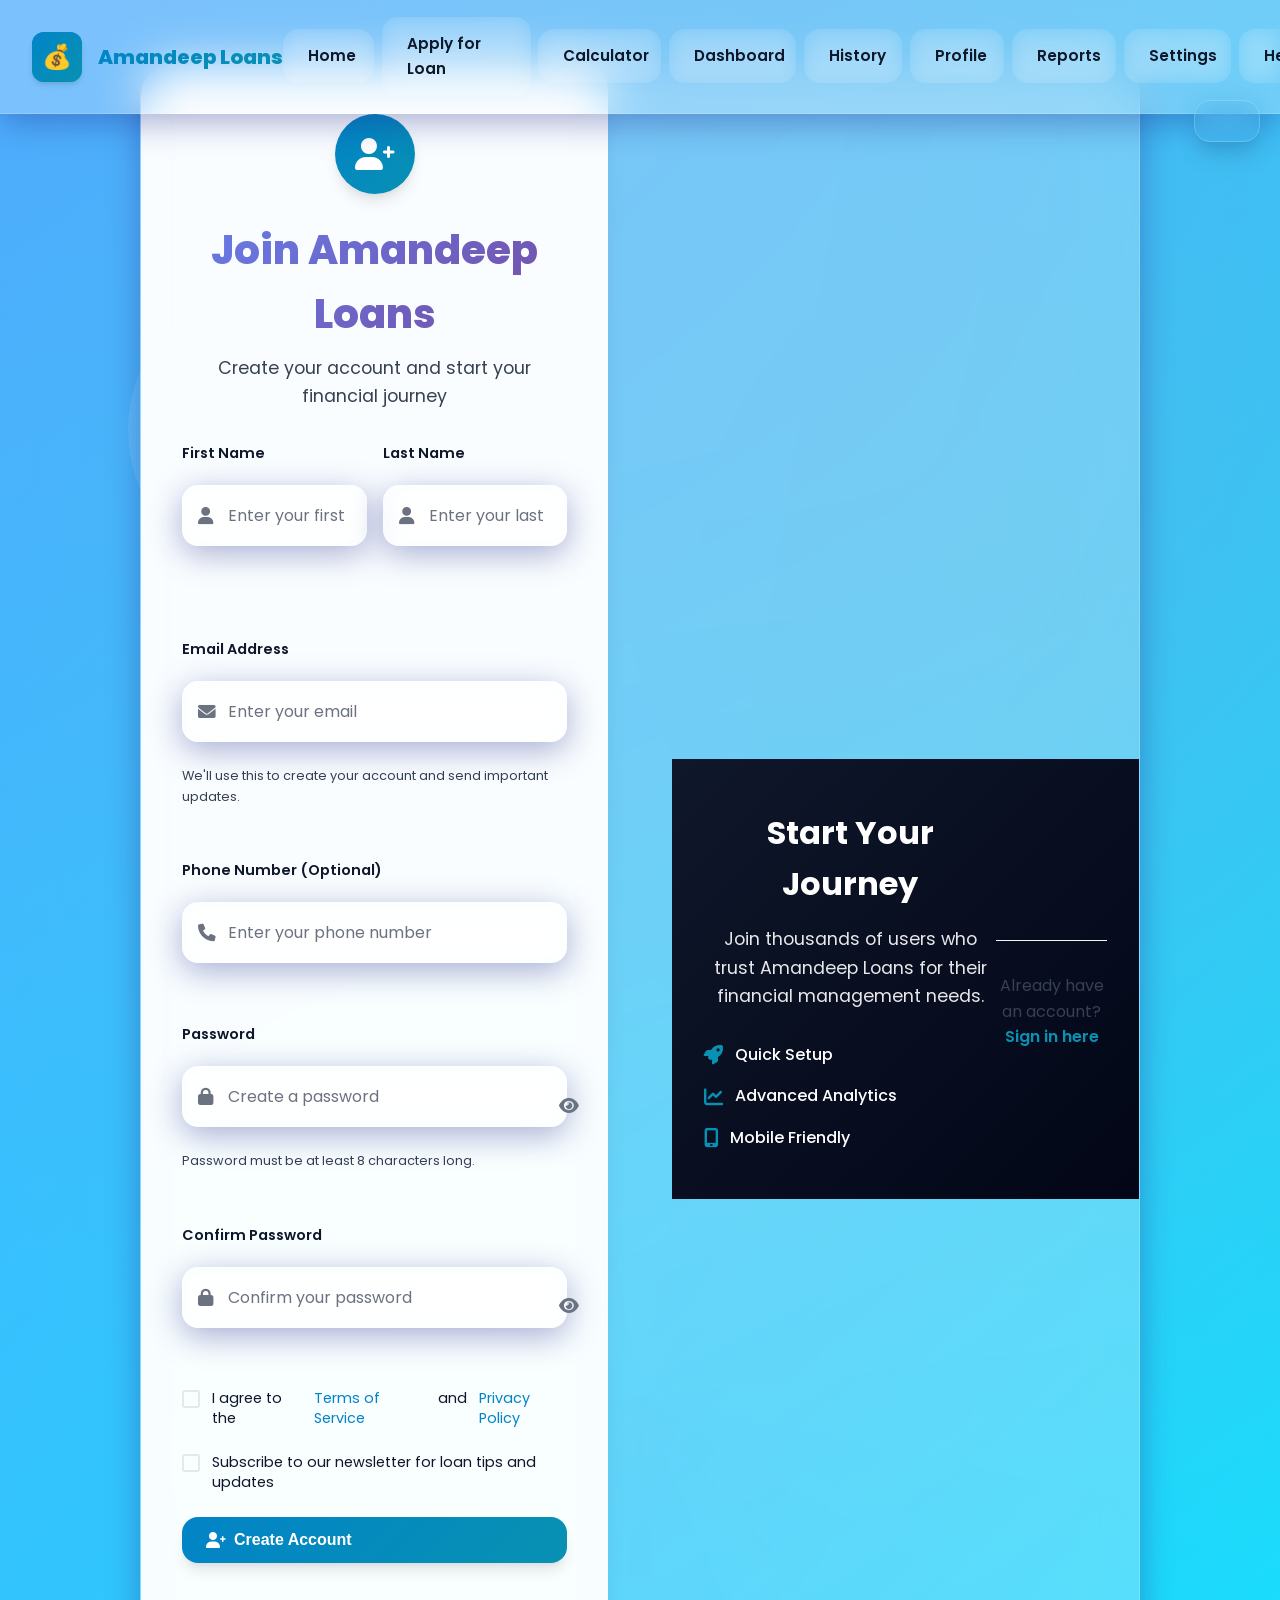
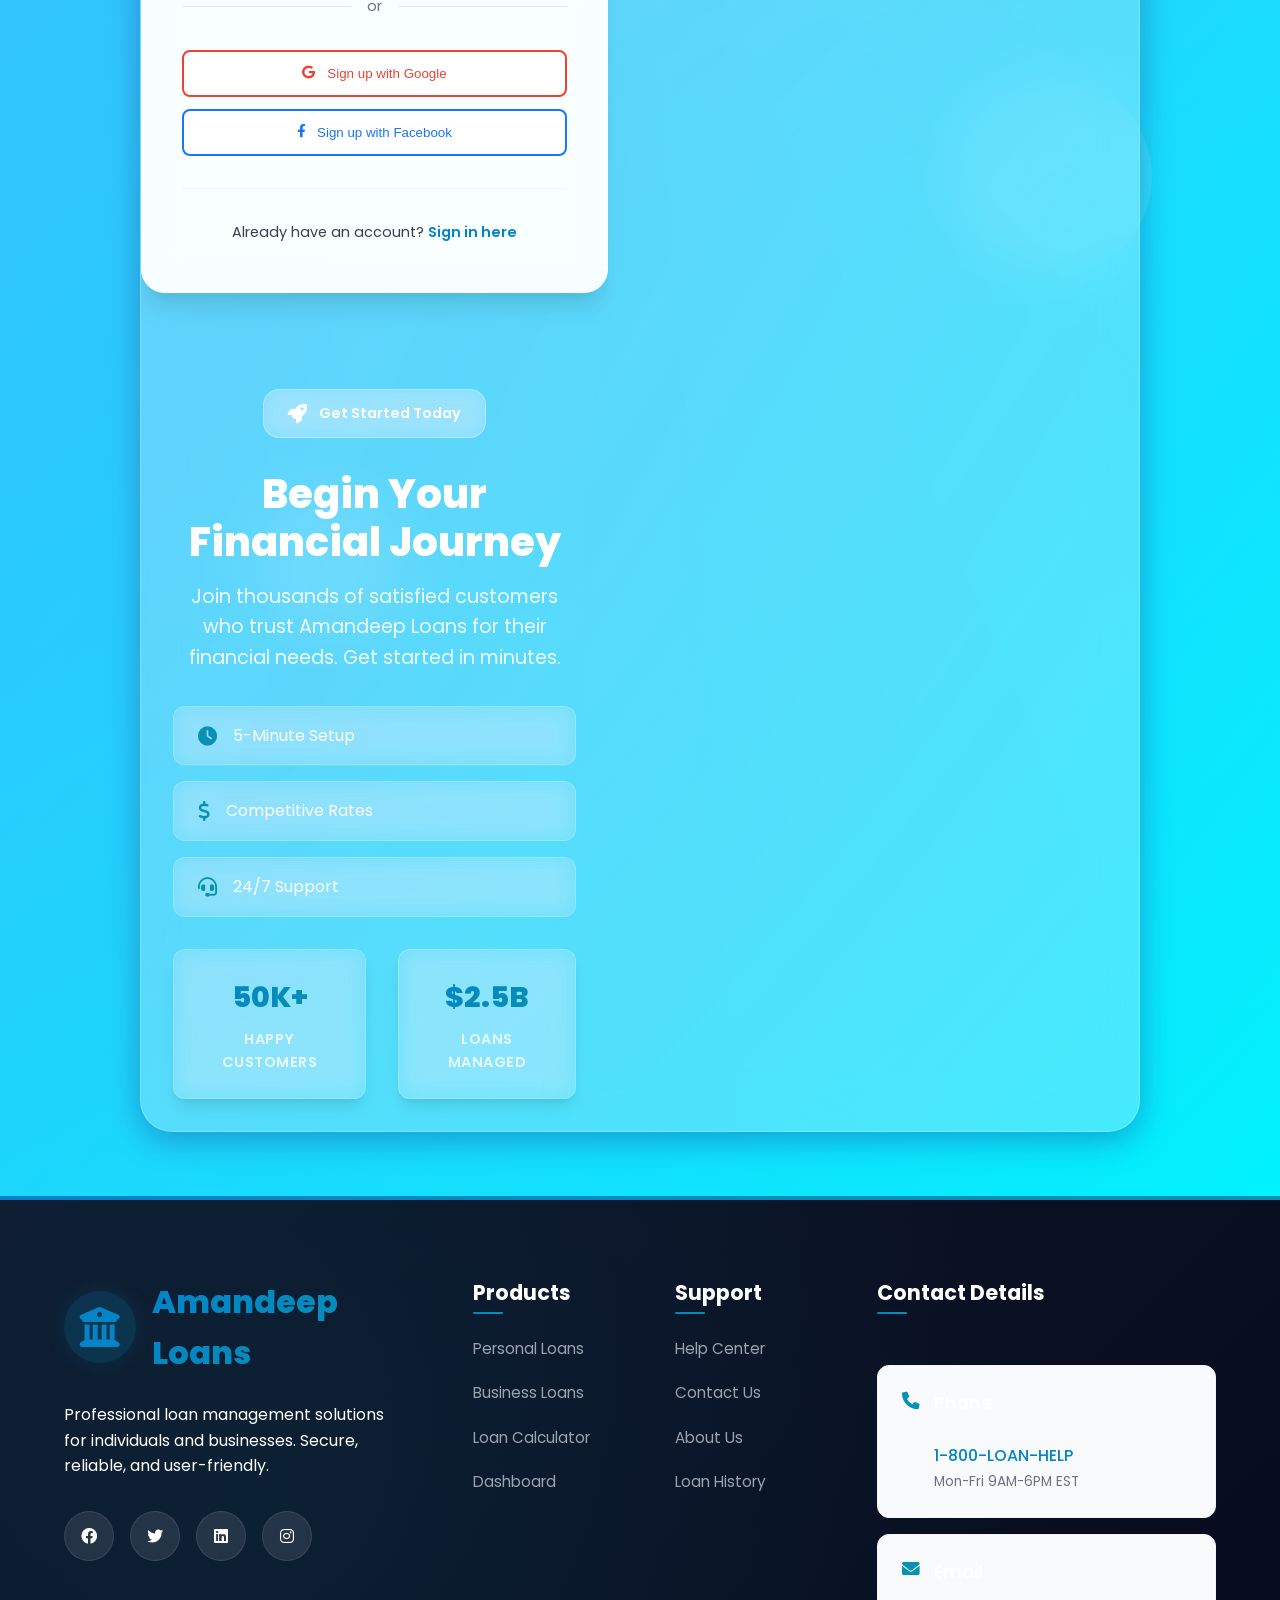
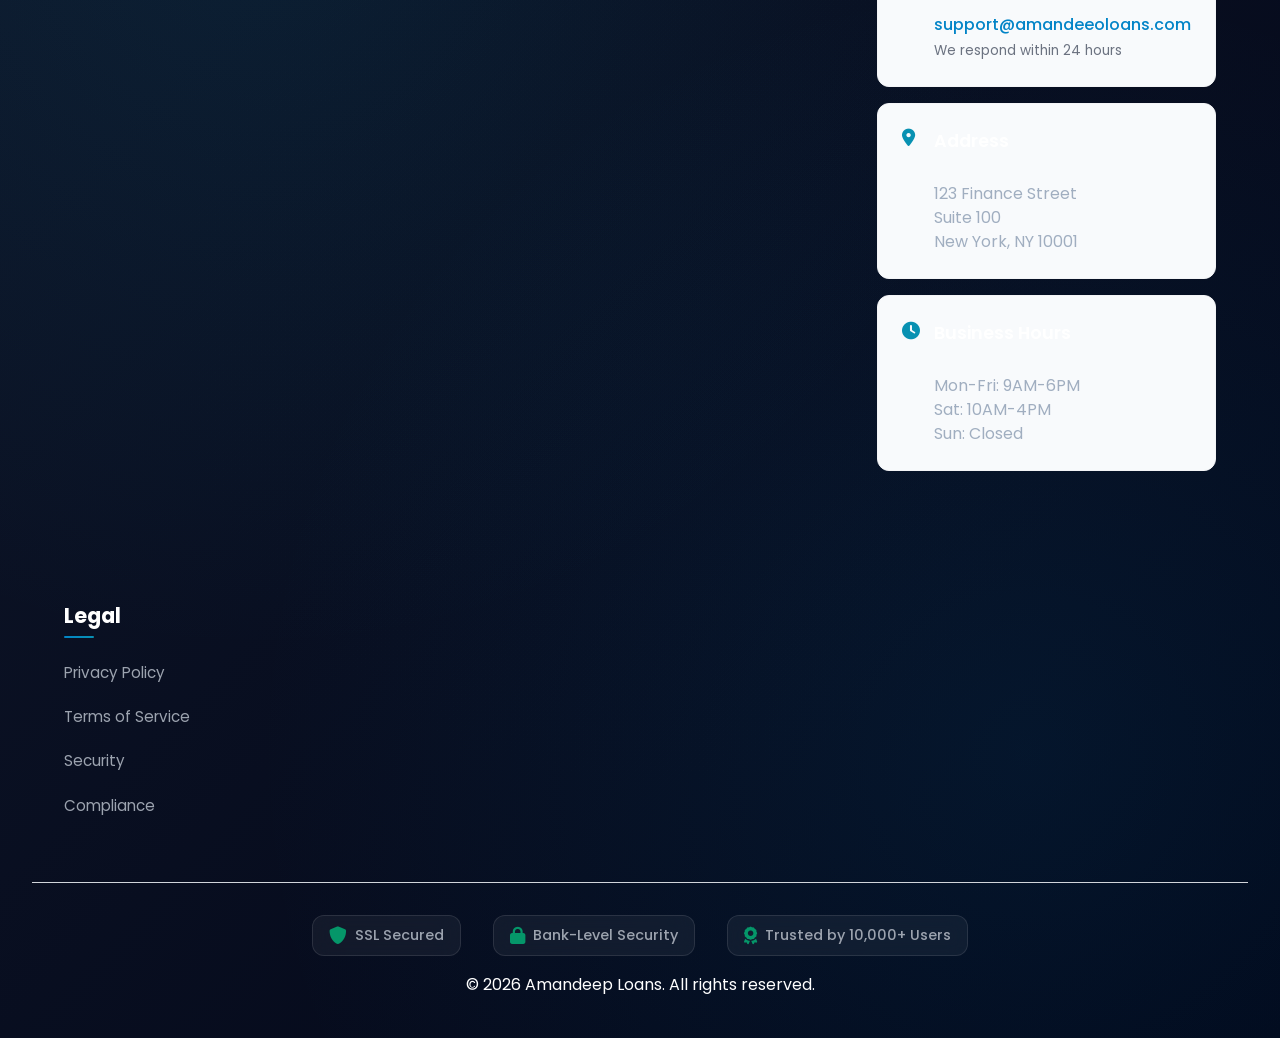
<file: signup.html>
<!DOCTYPE html>
<html lang="en">
<head>
  <meta charset="UTF-8">
  <meta name="viewport" content="width=device-width, initial-scale=1.0">
  <title>Sign Up - Amandeep Loans</title>
  <link rel="preconnect" href="https://fonts.googleapis.com">
  <link rel="preconnect" href="https://fonts.gstatic.com" crossorigin>
  <link href="https://fonts.googleapis.com/css2?family=Poppins:wght@300;400;500;600;700;800&display=swap" rel="stylesheet">
  <link rel="stylesheet" href="styles.css">
  <link href="https://cdnjs.cloudflare.com/ajax/libs/font-awesome/6.0.0/css/all.min.css" rel="stylesheet">
</head>
<body>
  <header>
    <div class="header-content">
      <a href="index.html" class="logo">
        <div class="logo-image"></div>
        <h1>Amandeep Loans</h1>
      </a>
      <nav>
        <a href="index.html">Home</a>
        <a href="add.html">Apply for Loan</a>
        <a href="calculator.html">Calculator</a>
        <a href="dashboard.html">Dashboard</a>
        <a href="history.html">History</a>
        <a href="profile.html">Profile</a>
        <a href="reports.html">Reports</a>
        <a href="settings.html">Settings</a>
        <a href="help.html">Help</a>
        <a href="signin.html">Sign In</a>
        <a href="signup.html" class="active">Sign Up</a>
      </nav>
      <div class="header-actions">
        <a href="signin.html" class="btn-secondary">Sign In</a>
        <a href="signup.html" class="btn-primary">Sign Up</a>
      </div>
    </div>
  </header>

  <!-- Sign Up Section -->
  <section class="auth-section signup-hero">
    <div class="auth-background">
      <div class="floating-shapes">
        <div class="shape shape-1"></div>
        <div class="shape shape-2"></div>
        <div class="shape shape-3"></div>
      </div>
    </div>
    <div class="container">
      <div class="auth-container">
        <div class="auth-form-container">
          <div class="auth-header">
            <div class="form-icon">
              <i class="fas fa-user-plus"></i>
            </div>
            <h1>Join Amandeep Loans</h1>
            <p>Create your account and start your financial journey</p>
          </div>

          <form id="signup-form" class="auth-form">
            <div class="form-row">
              <div class="form-group">
                <label for="signup-firstname">First Name</label>
                <div class="input-group">
                  <i class="fas fa-user"></i>
                  <input type="text" id="signup-firstname" name="firstName" required placeholder="Enter your first name">
                </div>
              </div>
              <div class="form-group">
                <label for="signup-lastname">Last Name</label>
                <div class="input-group">
                  <i class="fas fa-user"></i>
                  <input type="text" id="signup-lastname" name="lastName" required placeholder="Enter your last name">
                </div>
              </div>
            </div>

            <div class="form-group">
              <label for="signup-email">Email Address</label>
              <div class="input-group">
                <i class="fas fa-envelope"></i>
                <input type="email" id="signup-email" name="email" required placeholder="Enter your email">
              </div>
              <small>We'll use this to create your account and send important updates.</small>
            </div>

            <div class="form-group">
              <label for="signup-phone">Phone Number (Optional)</label>
              <div class="input-group">
                <i class="fas fa-phone"></i>
                <input type="tel" id="signup-phone" name="phone" placeholder="Enter your phone number">
              </div>
            </div>

            <div class="form-group">
              <label for="signup-password">Password</label>
              <div class="input-group">
                <i class="fas fa-lock"></i>
                <input type="password" id="signup-password" name="password" required placeholder="Create a password" minlength="8">
                <button type="button" class="password-toggle" onclick="togglePassword('signup-password')">
                  <i class="fas fa-eye"></i>
                </button>
              </div>
              <small>Password must be at least 8 characters long.</small>
            </div>

            <div class="form-group">
              <label for="signup-confirm-password">Confirm Password</label>
              <div class="input-group">
                <i class="fas fa-lock"></i>
                <input type="password" id="signup-confirm-password" name="confirmPassword" required placeholder="Confirm your password">
                <button type="button" class="password-toggle" onclick="togglePassword('signup-confirm-password')">
                  <i class="fas fa-eye"></i>
                </button>
              </div>
            </div>

            <div class="form-options">
              <label class="checkbox-container">
                <input type="checkbox" id="agree-terms" required>
                <span class="checkmark"></span>
                I agree to the <a href="#" target="_blank">Terms of Service</a> and <a href="#" target="_blank">Privacy Policy</a>
              </label>
            </div>

            <div class="form-options">
              <label class="checkbox-container">
                <input type="checkbox" id="subscribe-newsletter">
                <span class="checkmark"></span>
                Subscribe to our newsletter for loan tips and updates
              </label>
            </div>

            <button type="submit" class="btn-primary btn-full">
              <i class="fas fa-user-plus"></i> Create Account
            </button>
          </form>

          <div class="auth-divider">
            <span>or</span>
          </div>

          <div class="social-auth">
            <button class="btn-social btn-google" onclick="signUpWithGoogle()">
              <i class="fab fa-google"></i> Sign up with Google
            </button>
            <button class="btn-social btn-facebook" onclick="signUpWithFacebook()">
              <i class="fab fa-facebook-f"></i> Sign up with Facebook
            </button>
          </div>

          <div class="auth-footer">
            <p>Already have an account? <a href="signin.html">Sign in here</a></p>
          </div>
        </div>

        <div class="auth-image">
          <div class="auth-image-content">
            <h2>Start Your Journey</h2>
            <p>Join thousands of users who trust Amandeep Loans for their financial management needs.</p>
            <div class="auth-features">
              <div class="feature-item">
                <i class="fas fa-rocket"></i>
                <span>Quick Setup</span>
              </div>
              <div class="feature-item">
                <i class="fas fa-chart-line"></i>
                <span>Advanced Analytics</span>
              </div>
              <div class="feature-item">
                <i class="fas fa-mobile-alt"></i>
                <span>Mobile Friendly</span>
              </div>
            </div>
          </div>
          <div class="auth-switch">
            <p>Already have an account? <a href="signin.html">Sign in here</a></p>
          </div>
        </div>

        <div class="auth-visual">
          <div class="welcome-content">
            <div class="welcome-badge">
              <i class="fas fa-rocket"></i>
              <span>Get Started Today</span>
            </div>
            <h2>Begin Your Financial Journey</h2>
            <p>Join thousands of satisfied customers who trust Amandeep Loans for their financial needs. Get started in minutes.</p>
            <div class="welcome-features">
              <div class="welcome-feature">
                <i class="fas fa-clock"></i>
                <span>5-Minute Setup</span>
              </div>
              <div class="welcome-feature">
                <i class="fas fa-dollar-sign"></i>
                <span>Competitive Rates</span>
              </div>
              <div class="welcome-feature">
                <i class="fas fa-headset"></i>
                <span>24/7 Support</span>
              </div>
            </div>
            <div class="signup-stats">
              <div class="stat">
                <div class="stat-number">50K+</div>
                <div class="stat-label">Happy Customers</div>
              </div>
              <div class="stat">
                <div class="stat-number">$2.5B</div>
                <div class="stat-label">Loans Managed</div>
              </div>
            </div>
          </div>        </div>
      </div>
    </div>
  </section>

  <!-- Footer -->
  <footer>
    <div class="container">
      <div class="footer-content">
        <div class="footer-section">
          <div class="footer-logo">
            <i class="fas fa-university"></i>
            <h3>Amandeep Loans</h3>
          </div>
          <p>Professional loan management solutions for individuals and businesses. Secure, reliable, and user-friendly.</p>
          <div class="social-links">
            <a href="#"><i class="fab fa-facebook"></i></a>
            <a href="#"><i class="fab fa-twitter"></i></a>
            <a href="#"><i class="fab fa-linkedin"></i></a>
            <a href="#"><i class="fab fa-instagram"></i></a>
          </div>
        </div>
        <div class="footer-section">
          <h4>Products</h4>
          <ul>
            <li><a href="add.html">Personal Loans</a></li>
            <li><a href="add.html">Business Loans</a></li>
            <li><a href="calculator.html">Loan Calculator</a></li>
            <li><a href="dashboard.html">Dashboard</a></li>
          </ul>
        </div>
        <div class="footer-section">
          <h4>Support</h4>
          <ul>
            <li><a href="help.html">Help Center</a></li>
            <li><a href="help.html">Contact Us</a></li>
            <li><a href="#about">About Us</a></li>
            <li><a href="history.html">Loan History</a></li>
          </ul>
        </div>
        <div class="footer-section">
          <h4>Contact Details</h4>
          <div class="contact-info">
            <div class="contact-item">
              <i class="fas fa-phone"></i>
              <div>
                <strong>Phone</strong><br>
                <a href="tel:+1800LOANHELP">1-800-LOAN-HELP</a><br>
                <small>Mon-Fri 9AM-6PM EST</small>
              </div>
            </div>
            <div class="contact-item">
              <i class="fas fa-envelope"></i>
              <div>
                <strong>Email</strong><br>
                <a href="mailto:support@amandeeoloans.com">support@amandeeoloans.com</a><br>
                <small>We respond within 24 hours</small>
              </div>
            </div>
            <div class="contact-item">
              <i class="fas fa-map-marker-alt"></i>
              <div>
                <strong>Address</strong><br>
                <span>123 Finance Street<br>Suite 100<br>New York, NY 10001</span>
              </div>
            </div>
            <div class="contact-item">
              <i class="fas fa-clock"></i>
              <div>
                <strong>Business Hours</strong><br>
                <span>Mon-Fri: 9AM-6PM<br>Sat: 10AM-4PM<br>Sun: Closed</span>
              </div>
            </div>
          </div>
        </div>
        <div class="footer-section">
          <h4>Legal</h4>
          <ul>
            <li><a href="#">Privacy Policy</a></li>
            <li><a href="#">Terms of Service</a></li>
            <li><a href="#">Security</a></li>
            <li><a href="#">Compliance</a></li>
          </ul>
        </div>
      </div>
      <div class="footer-bottom">
        <div class="footer-badges">
          <span><i class="fas fa-shield-alt"></i> SSL Secured</span>
          <span><i class="fas fa-lock"></i> Bank-Level Security</span>
          <span><i class="fas fa-award"></i> Trusted by 10,000+ Users</span>
        </div>
        <p>&copy; 2026 Amandeep Loans. All rights reserved.</p>
      </div>
    </div>
  </footer>

  <div id="notification" class="notification"></div>
  <script src="signup.js"></script>
</body>
</html>
</file>
<file: styles.css>
/* Professional Loan Website Theme - Modern Financial Color Palette */
:root {
  /* Primary Brand Colors - Deep Blue & Teal */
  --primary-color: #0f172a; /* Deep Navy - Trust & Authority */
  --primary-light: #1e293b; /* Slate Blue */
  --primary-dark: #020617; /* Dark Navy */
  --secondary-color: #0891b2; /* Ocean Blue - Growth & Technology */
  --accent-color: #0284c7; /* Sky Blue - Professional & Reliable */

  /* Modern Gradient Colors */
  --gradient-modern: linear-gradient(135deg, #667eea 0%, #764ba2 100%);
  --gradient-sunset: linear-gradient(135deg, #f093fb 0%, #f5576c 100%);
  --gradient-ocean: linear-gradient(135deg, #4facfe 0%, #00f2fe 100%);
  --gradient-forest: linear-gradient(135deg, #43e97b 0%, #38f9d7 100%);

  /* Status Colors */
  --success-color: #059669; /* Emerald */
  --warning-color: #d97706; /* Amber */
  --error-color: #dc2626; /* Red */

  /* Neutral Colors */
  --text-primary: #0f172a; /* Dark Navy */
  --text-secondary: #374151; /* Gray-700 */
  --text-light: #6b7280; /* Gray-500 */
  --text-muted: #9ca3af; /* Gray-400 */
  --text-white: #ffffff;

  /* Background Colors */
  --background-primary: #ffffff;
  --background-secondary: #f8fafc; /* Gray-50 */
  --background-tertiary: #f1f5f9; /* Gray-100 */
  --background-dark: #0f172a; /* Navy */
  --background-darker: #020617; /* Dark Navy */

  /* Glassmorphism Colors */
  --glass-bg: rgba(255, 255, 255, 0.25);
  --glass-border: rgba(255, 255, 255, 0.18);
  --glass-shadow: 0 8px 32px 0 rgba(31, 38, 135, 0.37);

  /* Border Colors */
  --border-color: #e5e7eb; /* Gray-200 */
  --border-light: #f3f4f6; /* Gray-100 */
  --border-dark: #d1d5db; /* Gray-300 */

  /* Shadow System */
  --shadow-sm: 0 1px 2px 0 rgba(0, 0, 0, 0.05);
  --shadow-md: 0 4px 6px -1px rgba(0, 0, 0, 0.1), 0 2px 4px -1px rgba(0, 0, 0, 0.06);
  --shadow-lg: 0 10px 15px -3px rgba(0, 0, 0, 0.1), 0 4px 6px -2px rgba(0, 0, 0, 0.05);
  --shadow-xl: 0 20px 25px -5px rgba(0, 0, 0, 0.1), 0 10px 10px -5px rgba(0, 0, 0, 0.04);
  --shadow-glow: 0 0 20px rgba(2, 132, 199, 0.15);
  --shadow-glow-secondary: 0 0 20px rgba(8, 145, 178, 0.15);
  --shadow-neumorphism: 8px 8px 16px #d1d5db, -8px -8px 16px #ffffff;

  /* Border Radius */
  --radius-sm: 0.375rem;
  --radius-md: 0.5rem;
  --radius-lg: 0.75rem;
  --radius-xl: 1rem;
  --radius-2xl: 1.5rem;
  --radius-3xl: 2rem;

  /* Transitions */
  --transition: all 0.3s cubic-bezier(0.4, 0, 0.2, 1);
  --transition-fast: all 0.15s ease;
  --transition-slow: all 0.5s cubic-bezier(0.4, 0, 0.2, 1);

  /* Gradients */
  --gradient-primary: linear-gradient(135deg, var(--primary-color) 0%, var(--primary-light) 100%);
  --gradient-accent: linear-gradient(135deg, var(--accent-color) 0%, var(--secondary-color) 100%);
  --gradient-secondary: linear-gradient(135deg, var(--secondary-color) 0%, var(--accent-color) 100%);
  --gradient-success: linear-gradient(135deg, var(--success-color) 0%, #047857 100%);
  --gradient-warm: linear-gradient(135deg, #fef3c7 0%, #fde68a 100%);
  --gradient-hero: linear-gradient(135deg, var(--background-secondary) 0%, var(--background-primary) 30%, var(--background-tertiary) 100%);
}

/* Import Images Styles */
@import url('images.css');

/* Modern Animations */
@keyframes fadeInUp {
  from {
    opacity: 0;
    transform: translateY(30px);
  }
  to {
    opacity: 1;
    transform: translateY(0);
  }
}

@keyframes fadeIn {
  from {
    opacity: 0;
  }
  to {
    opacity: 1;
  }
}

@keyframes slideInLeft {
  from {
    opacity: 0;
    transform: translateX(-30px);
  }
  to {
    opacity: 1;
    transform: translateX(0);
  }
}

@keyframes slideInRight {
  from {
    opacity: 0;
    transform: translateX(30px);
  }
  to {
    opacity: 1;
    transform: translateX(0);
  }
}

@keyframes pulse {
  0%, 100% {
    transform: scale(1);
  }
  50% {
    transform: scale(1.05);
  }
}

@keyframes glow {
  0%, 100% {
    box-shadow: var(--shadow-lg);
  }
  50% {
    box-shadow: var(--shadow-glow);
  }
}

@keyframes float {
  0%, 100% {
    transform: translateY(0px);
  }
  50% {
    transform: translateY(-10px);
  }
}

@keyframes bounceIn {
  0% {
    opacity: 0;
    transform: scale(0.3);
  }
  50% {
    opacity: 1;
    transform: scale(1.05);
  }
  70% {
    transform: scale(0.9);
  }
  100% {
    opacity: 1;
    transform: scale(1);
  }
}

@keyframes slideInUp {
  from {
    transform: translateY(100%);
    opacity: 0;
  }
  to {
    transform: translateY(0);
    opacity: 1;
  }
}

@keyframes shimmer {
  0% {
    background-position: -200px 0;
  }
  100% {
    background-position: calc(200px + 100%) 0;
  }
}

@keyframes rotate {
  from {
    transform: rotate(0deg);
  }
  to {
    transform: rotate(360deg);
  }
}

@keyframes scaleIn {
  from {
    transform: scale(0);
    opacity: 0;
  }
  to {
    transform: scale(1);
    opacity: 1;
  }
}

.animate-fade-in-up {
  animation: fadeInUp 0.8s ease-out;
}

.animate-fade-in {
  animation: fadeIn 0.6s ease-out;
}

.animate-slide-in-left {
  animation: slideInLeft 0.8s ease-out;
}

.animate-slide-in-right {
  animation: slideInRight 0.8s ease-out;
}

.animate-pulse {
  animation: pulse 2s infinite;
}

.animate-glow {
  animation: glow 3s infinite;
}

.animate-float {
  animation: float 3s ease-in-out infinite;
}

.animate-bounce-in {
  animation: bounceIn 0.8s ease-out;
}

.animate-slide-in-up {
  animation: slideInUp 0.6s ease-out;
}

.animate-shimmer {
  animation: shimmer 2s infinite linear;
}

.animate-rotate {
  animation: rotate 2s linear infinite;
}

.animate-scale-in {
  animation: scaleIn 0.5s ease-out;
}

/* Loading Animation */
.loading {
  display: inline-block;
  width: 20px;
  height: 20px;
  border: 3px solid var(--border-color);
  border-radius: 50%;
  border-top-color: var(--accent-color);
  animation: spin 1s ease-in-out infinite;
}

@keyframes spin {
  to { transform: rotate(360deg); }
}

* {
  margin: 0;
  padding: 0;
  box-sizing: border-box;
}

html {
  scroll-behavior: smooth;
}

body {
  font-family: 'Poppins', -apple-system, BlinkMacSystemFont, 'Segoe UI', Roboto, sans-serif;
  line-height: 1.6;
  color: var(--text-primary);
  background-color: var(--background-primary);
  overflow-x: hidden;
  position: relative;
  min-height: 100vh;
  display: flex;
  flex-direction: column;
}

body::before {
  content: '';
  position: fixed;
  top: 0;
  left: 0;
  right: 0;
  bottom: 0;
  background:
    radial-gradient(circle at 10% 20%, rgba(102, 126, 234, 0.05) 0%, transparent 50%),
    radial-gradient(circle at 90% 80%, rgba(245, 101, 101, 0.05) 0%, transparent 50%),
    radial-gradient(circle at 50% 50%, rgba(72, 187, 120, 0.03) 0%, transparent 50%);
  pointer-events: none;
  z-index: -1;
  animation: shimmer 20s ease-in-out infinite;
}

/* Floating Shapes */
.floating-shape {
  position: absolute;
  border-radius: 50%;
  opacity: 0.08;
  pointer-events: none;
  animation: float 8s ease-in-out infinite;
  z-index: -1;
}

.floating-shape-1 {
  width: 250px;
  height: 250px;
  background: var(--gradient-modern);
  top: 8%;
  left: 8%;
  animation-delay: 0s;
}

.floating-shape-2 {
  width: 180px;
  height: 180px;
  background: var(--gradient-sunset);
  top: 65%;
  right: 8%;
  animation-delay: 3s;
}

.floating-shape-3 {
  width: 120px;
  height: 120px;
  background: var(--gradient-forest);
  bottom: 15%;
  left: 15%;
  animation-delay: 6s;
}

.container {
  max-width: 1400px;
  margin: 0 auto;
  padding: 0 2rem;
}

@media (max-width: 768px) {
  .container {
    padding: 0 1rem;
  }
}

/* Selection Styles */
::selection {
  background: rgba(2, 132, 199, 0.2);
  color: var(--primary-color);
}

::-moz-selection {
  background: rgba(2, 132, 199, 0.2);
  color: var(--primary-color);
}

/* Header Styles */
header {
  background: var(--glass-bg);
  backdrop-filter: blur(25px);
  -webkit-backdrop-filter: blur(25px);
  color: var(--text-primary);
  padding: 1rem 0;
  position: fixed;
  top: 0;
  left: 0;
  right: 0;
  z-index: 1000;
  box-shadow: var(--glass-shadow);
  transition: var(--transition);
  border-bottom: 1px solid var(--glass-border);
}

header.scrolled {
  background: rgba(255, 255, 255, 0.98);
  backdrop-filter: blur(25px);
  box-shadow: 0 8px 32px rgba(0, 0, 0, 0.12);
  border-bottom: 1px solid var(--border-light);
}

.header-content {
  display: flex;
  justify-content: space-between;
  align-items: center;
  max-width: 1400px;
  margin: 0 auto;
  padding: 0 2rem;
}

.logo {
  display: flex;
  align-items: center;
  gap: 1rem;
  transition: var(--transition);
  text-decoration: none;
  color: inherit;
}

.logo:hover {
  transform: scale(1.02);
  text-decoration: none;
}

.logo-image {
  width: 50px;
  height: 50px;
  background: var(--gradient-accent);
  border-radius: var(--radius-lg);
  display: flex;
  align-items: center;
  justify-content: center;
  box-shadow: var(--shadow-md);
  position: relative;
  overflow: hidden;
  flex-shrink: 0;
}

.logo-image::before {
  content: '💰';
  font-size: 1.5rem;
  position: absolute;
  top: 50%;
  left: 50%;
  transform: translate(-50%, -50%);
  z-index: 1;
  transition: var(--transition);
}

.logo:hover .logo-image::before {
  transform: translate(-50%, -50%) scale(1.1);
}

.logo-image::after {
  content: '';
  position: absolute;
  inset: 0;
  background: var(--gradient-accent);
  opacity: 0.8;
}

.logo h1 {
  font-size: 1.25rem;
  font-weight: 800;
  margin: 0;
  background: var(--gradient-accent);
  -webkit-background-clip: text;
  -webkit-text-fill-color: transparent;
  background-clip: text;
  white-space: nowrap;
}

nav {
  display: flex;
  gap: 0.5rem;
  align-items: center;
}

nav a {
  color: var(--text-primary);
  text-decoration: none;
  font-weight: 600;
  padding: 0.875rem 1.5rem;
  border-radius: var(--radius-xl);
  transition: var(--transition);
  position: relative;
  font-size: 0.95rem;
  backdrop-filter: blur(10px);
  border: 1px solid transparent;
  overflow: hidden;
}

nav a::before {
  content: '';
  position: absolute;
  top: 0;
  left: -100%;
  width: 100%;
  height: 100%;
  background: linear-gradient(90deg, transparent, rgba(102, 126, 234, 0.1), transparent);
  transition: left 0.6s;
}

nav a:hover::before {
  left: 100%;
}

nav a:hover {
  background: var(--glass-bg);
  color: var(--accent-color);
  transform: translateY(-3px) scale(1.02);
  box-shadow: var(--glass-shadow);
  border-color: rgba(102, 126, 234, 0.2);
}

nav a.active {
  background: var(--gradient-modern);
  color: white;
  box-shadow: var(--shadow-lg), 0 0 20px rgba(102, 126, 234, 0.3);
  transform: translateY(-3px) scale(1.02);
  border-color: rgba(255, 255, 255, 0.3);
}

nav a.active::after {
  content: '';
  position: absolute;
  bottom: -3px;
  left: 50%;
  transform: translateX(-50%);
  width: 25px;
  height: 3px;
  background: rgba(255, 255, 255, 0.9);
  border-radius: 2px;
  box-shadow: 0 0 10px rgba(255, 255, 255, 0.5);
}

.header-actions {
  display: flex;
  gap: 1rem;
  align-items: center;
}

/* Mobile Header Styles */
@media (max-width: 1024px) {
  .header-content {
    padding: 0 1rem;
  }

  nav {
    gap: 0.25rem;
  }

  nav a {
    padding: 0.5rem 0.75rem;
    font-size: 0.85rem;
  }

  .logo h1 {
    font-size: 1.5rem;
  }
}

@media (max-width: 768px) {
  .header-content {
    flex-direction: column;
    gap: 1rem;
    padding: 1rem;
  }

  nav {
    flex-wrap: wrap;
    justify-content: center;
    gap: 0.5rem;
    width: 100%;
  }

  nav a {
    flex: 1;
    min-width: 120px;
    text-align: center;
    padding: 0.5rem;
    font-size: 0.8rem;
  }

  .header-actions {
    flex-direction: column;
    width: 100%;
  }

  .header-actions .btn-primary {
    width: 100%;
    justify-content: center;
  }

  .logo {
    gap: 0.75rem;
  }

  .logo h1 {
    font-size: 1.25rem;
  }

  .logo-image {
    width: 40px;
    height: 40px;
  }

  .page-header-content h1 {
    font-size: 2rem;
  }

  .form-header h2 {
    font-size: 1.75rem;
  }
}

@media (max-width: 480px) {
  nav a {
    min-width: 100px;
    font-size: 0.75rem;
    padding: 0.4rem 0.5rem;
  }

  .logo h1 {
    display: none; /* Hide text on very small screens */
  }

  .page-header-content h1 {
    font-size: 1.75rem;
  }

  .form-header h2 {
    font-size: 1.5rem;
  }
}

/* Button Styles */
.btn-primary, .btn-primary-large {
  background: var(--gradient-accent);
  color: white;
  border: none;
  padding: 0.875rem 1.75rem;
  border-radius: var(--radius-xl);
  font-weight: 600;
  cursor: pointer;
  transition: var(--transition);
  display: inline-flex;
  align-items: center;
  gap: 0.5rem;
  text-decoration: none;
  box-shadow: var(--shadow-lg);
  position: relative;
  overflow: hidden;
  backdrop-filter: blur(10px);
  -webkit-backdrop-filter: blur(10px);
}

.btn-primary::before, .btn-primary-large::before {
  content: '';
  position: absolute;
  top: 0;
  left: -100%;
  width: 100%;
  height: 100%;
  background: linear-gradient(90deg, transparent, rgba(255, 255, 255, 0.3), transparent);
  transition: left 0.6s;
}

.btn-primary:hover::before, .btn-primary-large:hover::before {
  left: 100%;
}

.btn-primary-large {
  padding: 1.125rem 2.25rem;
  font-size: 1.125rem;
  border-radius: var(--radius-2xl);
}

.btn-primary:hover, .btn-primary-large:hover {
  transform: translateY(-3px) scale(1.02);
  box-shadow: var(--shadow-xl), var(--shadow-glow);
  background: var(--gradient-modern);
}

.btn-primary:active, .btn-primary-large:active {
  transform: translateY(-1px) scale(0.98);
  transition: var(--transition-fast);
}

.btn-secondary, .btn-secondary-large {
  background: var(--glass-bg);
  backdrop-filter: blur(10px);
  -webkit-backdrop-filter: blur(10px);
  color: var(--text-primary);
  border: 1px solid var(--glass-border);
  padding: 0.875rem 1.75rem;
  border-radius: var(--radius-xl);
  font-weight: 600;
  cursor: pointer;
  transition: var(--transition);
  display: inline-flex;
  align-items: center;
  gap: 0.5rem;
  text-decoration: none;
  box-shadow: var(--glass-shadow);
  position: relative;
  overflow: hidden;
}

.btn-secondary::before, .btn-secondary-large::before {
  content: '';
  position: absolute;
  top: 0;
  left: -100%;
  width: 100%;
  height: 100%;
  background: linear-gradient(90deg, transparent, rgba(255, 255, 255, 0.4), transparent);
  transition: left 0.6s;
}

.btn-secondary:hover::before, .btn-secondary-large:hover::before {
  left: 100%;
}

.btn-secondary-large {
  padding: 1.125rem 2.25rem;
  font-size: 1.125rem;
  border-radius: var(--radius-2xl);
}

.btn-secondary:hover, .btn-secondary-large:hover {
  transform: translateY(-3px) scale(1.02);
  box-shadow: var(--shadow-xl), 0 8px 32px 0 rgba(31, 38, 135, 0.5);
  background: rgba(255, 255, 255, 0.35);
  border-color: rgba(255, 255, 255, 0.3);
}

.btn-secondary:active, .btn-secondary-large:active {
  transform: translateY(-1px) scale(0.98);
  transition: var(--transition-fast);
}
  border-radius: var(--radius-md);
  font-weight: 600;
  cursor: pointer;
  transition: var(--transition);
  display: inline-flex;
  align-items: center;
  gap: 0.5rem;
  text-decoration: none;
  position: relative;
  overflow: hidden;
}

.btn-secondary::before, .btn-secondary-large::before {
  content: '';
  position: absolute;
  top: 0;
  left: 0;
  width: 100%;
  height: 100%;
  background: var(--gradient-accent);
  opacity: 0;
  transition: opacity 0.3s;
}

.btn-secondary:hover::before, .btn-secondary-large:hover::before {
  opacity: 0.1;
}

.btn-secondary-large {
  padding: 1rem 2rem;
  font-size: 1.1rem;
  border-color: var(--accent-color);
  color: var(--accent-color);
}

.btn-secondary:hover, .btn-secondary-large:hover {
  background-color: var(--accent-color);
  color: white;
  border-color: var(--accent-color);
  transform: translateY(-2px);
  box-shadow: var(--shadow-md);
}

/* Hero Section */
.hero {
  background: var(--gradient-hero);
  padding: 140px 0 100px;
  position: relative;
  overflow: hidden;
  min-height: 100vh;
  display: flex;
  align-items: center;
}

.hero::before {
  content: '';
  position: absolute;
  top: 0;
  left: 0;
  right: 0;
  bottom: 0;
  background:
    radial-gradient(circle at 20% 80%, rgba(8, 145, 178, 0.15) 0%, transparent 50%),
    radial-gradient(circle at 80% 20%, rgba(2, 132, 199, 0.15) 0%, transparent 50%),
    radial-gradient(circle at 40% 40%, rgba(15, 23, 42, 0.08) 0%, transparent 50%),
    var(--gradient-ocean);
  background-size: 200% 200%;
  animation: float 8s ease-in-out infinite, shimmer 10s ease-in-out infinite;
  opacity: 0.8;
}

.hero::after {
  content: '';
  position: absolute;
  top: 0;
  left: 0;
  right: 0;
  bottom: 0;
  background: url('data:image/svg+xml,<svg xmlns="http://www.w3.org/2000/svg" viewBox="0 0 100 100"><defs><pattern id="grid" width="20" height="20" patternUnits="userSpaceOnUse"><path d="M 20 0 L 0 0 0 20" fill="none" stroke="rgba(15,23,42,0.05)" stroke-width="1"/></pattern></defs><rect width="100" height="100" fill="url(%23grid)"/></svg>');
  opacity: 0.6;
  animation: fadeIn 2s ease-out;
}

.hero-content {
  display: grid;
  grid-template-columns: 1fr 1fr;
  gap: 4rem;
  align-items: center;
  position: relative;
  z-index: 2;
  max-width: 1400px;
  margin: 0 auto;
  padding: 0 2rem;
}

.hero-text h1 {
  font-size: clamp(2.5rem, 5vw, 4rem);
  font-weight: 800;
  line-height: 1.1;
  margin-bottom: 1.5rem;
  background: var(--gradient-modern);
  -webkit-background-clip: text;
  -webkit-text-fill-color: transparent;
  background-clip: text;
  animation: fadeInUp 1s ease-out, glow 4s ease-in-out infinite alternate;
  text-shadow: 0 0 30px rgba(102, 126, 234, 0.3);
}

.hero-text p {
  font-size: clamp(1.1rem, 2.5vw, 1.3rem);
  color: var(--text-secondary);
  margin-bottom: 2.5rem;
  line-height: 1.7;
  animation: fadeInUp 1s ease-out 0.2s both;
  max-width: 600px;
  backdrop-filter: blur(10px);
  -webkit-backdrop-filter: blur(10px);
  background: rgba(255, 255, 255, 0.1);
  padding: 1rem;
  border-radius: var(--radius-lg);
  border: 1px solid rgba(255, 255, 255, 0.2);
}

.hero-stats {
  display: grid;
  grid-template-columns: repeat(auto-fit, minmax(150px, 1fr));
  gap: 2rem;
  margin-bottom: 3rem;
  animation: fadeInUp 1s ease-out 0.4s both;
}

.stat {
  text-align: center;
  padding: 2rem 1.5rem;
  background: rgba(255, 255, 255, 0.9);
  border-radius: var(--radius-xl);
  backdrop-filter: blur(20px);
  border: 1px solid rgba(255, 255, 255, 0.3);
  transition: var(--transition);
  box-shadow: var(--shadow-lg);
  position: relative;
  overflow: hidden;
}

.stat::before {
  content: '';
  position: absolute;
  top: 0;
  left: 0;
  right: 0;
  height: 4px;
  background: var(--gradient-accent);
  transform: scaleX(0);
  transition: var(--transition);
}

.stat:hover::before {
  transform: scaleX(1);
}

.stat:hover {
  transform: translateY(-8px);
  box-shadow: var(--shadow-xl);
  background: rgba(255, 255, 255, 0.95);
}

.stat-number {
  display: block;
  font-size: clamp(2rem, 4vw, 2.8rem);
  font-weight: 800;
  color: var(--primary-color);
  margin-bottom: 0.5rem;
  background: var(--gradient-accent);
  -webkit-background-clip: text;
  -webkit-text-fill-color: transparent;
  background-clip: text;
  position: relative;
}

.stat-label {
  font-size: 0.9rem;
  color: var(--text-light);
  font-weight: 600;
  text-transform: uppercase;
  letter-spacing: 0.5px;
}

.hero-buttons {
  display: flex;
  gap: 1.5rem;
  flex-wrap: wrap;
  animation: fadeInUp 1s ease-out 0.6s both;
}

.hero-image {
  display: flex;
  justify-content: center;
  align-items: center;
  animation: slideInRight 1s ease-out 0.3s both;
  position: relative;
}

.hero-illustration {
  width: 100%;
  max-width: 500px;
  height: 400px;
  background:
    radial-gradient(circle at 30% 30%, var(--accent-color), transparent 70%),
    radial-gradient(circle at 70% 70%, var(--secondary-color), transparent 70%),
    linear-gradient(135deg, var(--background-tertiary) 0%, var(--background-secondary) 100%);
  border-radius: var(--radius-2xl);
  position: relative;
  box-shadow: var(--shadow-xl);
  border: 2px solid rgba(255, 255, 255, 0.1);
  overflow: hidden;
}

.hero-illustration::before {
  content: '';
  position: absolute;
  top: 20%;
  left: 20%;
  width: 60%;
  height: 60%;
  background: url('data:image/svg+xml,<svg xmlns="http://www.w3.org/2000/svg" viewBox="0 0 24 24" fill="white"><path d="M12 2L13.09 8.26L20 9L13.09 9.74L12 16L10.91 9.74L4 9L10.91 8.26L12 2Z"/></svg>');
  background-repeat: no-repeat;
  background-position: center;
  background-size: contain;
  opacity: 0.1;
  animation: float 4s ease-in-out infinite;
}

.hero-illustration::after {
  content: '';
  position: absolute;
  bottom: 10%;
  right: 10%;
  width: 40px;
  height: 40px;
  background: var(--gradient-accent);
  border-radius: 50%;
  animation: pulse 3s infinite;
}

/* Dashboard Preview Styles */
.dashboard-preview {
  width: 100%;
  max-width: 500px;
  height: 400px;
  background: rgba(255, 255, 255, 0.95);
  border-radius: var(--radius-2xl);
  box-shadow: var(--shadow-xl);
  border: 1px solid rgba(255, 255, 255, 0.3);
  overflow: hidden;
  backdrop-filter: blur(20px);
  -webkit-backdrop-filter: blur(20px);
  position: relative;
  animation: slideInRight 1s ease-out 0.3s both;
}

.preview-header {
  background: var(--gradient-primary);
  padding: 1rem 1.5rem;
  display: flex;
  align-items: center;
  gap: 1rem;
  border-bottom: 1px solid rgba(255, 255, 255, 0.1);
}

.preview-dots {
  display: flex;
  gap: 0.5rem;
}

.preview-dots span {
  width: 12px;
  height: 12px;
  border-radius: 50%;
  background: rgba(255, 255, 255, 0.3);
}

.preview-dots span:nth-child(1) {
  background: #ff5f57;
}

.preview-dots span:nth-child(2) {
  background: #ffbd2e;
}

.preview-dots span:nth-child(3) {
  background: #28ca42;
}

.preview-title {
  color: white;
  font-size: 0.9rem;
  font-weight: 600;
  margin: 0;
}

.preview-content {
  padding: 2rem 1.5rem;
  height: calc(100% - 60px);
  display: flex;
  flex-direction: column;
  justify-content: space-between;
}

.preview-metric {
  display: flex;
  align-items: center;
  gap: 1rem;
  padding: 1.5rem;
  background: var(--background-secondary);
  border-radius: var(--radius-lg);
  border: 1px solid var(--border-light);
}

.metric-icon {
  width: 50px;
  height: 50px;
  background: var(--gradient-accent);
  border-radius: var(--radius-lg);
  display: flex;
  align-items: center;
  justify-content: center;
  color: white;
  font-size: 1.2rem;
  box-shadow: var(--shadow-md);
}

.metric-data {
  flex: 1;
}

.metric-value {
  display: block;
  font-size: 1.5rem;
  font-weight: 800;
  color: var(--primary-color);
  margin-bottom: 0.25rem;
}

.metric-label {
  font-size: 0.85rem;
  color: var(--text-light);
  font-weight: 600;
}

.preview-chart {
  display: flex;
  align-items: end;
  justify-content: space-between;
  height: 80px;
  gap: 0.5rem;
  padding: 1rem 0;
}

.chart-bar {
  flex: 1;
  background: var(--gradient-accent);
  border-radius: var(--radius-sm) var(--radius-sm) 0 0;
  min-height: 20px;
  transition: var(--transition);
  position: relative;
  animation: fadeInUp 1s ease-out both;
}

.chart-bar:nth-child(1) { animation-delay: 0.1s; }
.chart-bar:nth-child(2) { animation-delay: 0.2s; }
.chart-bar:nth-child(3) { animation-delay: 0.3s; }
.chart-bar:nth-child(4) { animation-delay: 0.4s; }
.chart-bar:nth-child(5) { animation-delay: 0.5s; }

.chart-bar:hover {
  transform: scaleY(1.1);
  filter: brightness(1.1);
}

.hero-card:hover {
  transform: translateY(-10px) scale(1.02);
  box-shadow: 0 25px 50px rgba(0, 0, 0, 0.15);
}

.hero-card i {
  font-size: 3rem;
  color: var(--secondary-color);
  margin-bottom: 1rem;
  animation: float 3s ease-in-out infinite;
}

.hero-card h3 {
  font-size: 1.25rem;
  font-weight: 700;
  margin-bottom: 0.5rem;
  color: var(--text-primary);
}

.hero-card p {
  color: var(--text-secondary);
  font-size: 0.95rem;
}

/* Trust Section */
.trust-section {
  padding: 2rem 0;
  background-color: var(--background-secondary);
  border-top: 1px solid var(--border-light);
  border-bottom: 1px solid var(--border-light);
}

.trust-badges {
  display: flex;
  justify-content: center;
  gap: 3rem;
  flex-wrap: wrap;
}

.badge {
  display: flex;
  align-items: center;
  gap: 0.5rem;
  color: var(--text-secondary);
  font-weight: 500;
}

.badge i {
  color: var(--success-color);
  font-size: 1.25rem;
}

/* Section Headers */
.section-header {
  text-align: center;
  margin-bottom: 4rem;
}

.section-header h2 {
  font-size: 2.5rem;
  font-weight: 700;
  color: var(--text-primary);
  margin-bottom: 1rem;
}

.section-header p {
  font-size: 1.1rem;
  color: var(--text-secondary);
  max-width: 600px;
  margin: 0 auto;
}

/* Features Section */
.features {
  padding: 100px 0;
  background: var(--background-primary);
  position: relative;
}

.features::before {
  content: '';
  position: absolute;
  top: 0;
  left: 0;
  right: 0;
  height: 1px;
  background: linear-gradient(90deg, transparent, var(--border-color), transparent);
}

.features-grid {
  display: grid;
  grid-template-columns: repeat(auto-fit, minmax(350px, 1fr));
  gap: 2.5rem;
  position: relative;
}

.feature-card {
  background: var(--glass-bg);
  backdrop-filter: blur(20px);
  -webkit-backdrop-filter: blur(20px);
  padding: 2.5rem 2rem;
  border-radius: var(--radius-2xl);
  box-shadow: var(--glass-shadow);
  border: 1px solid var(--glass-border);
  transition: var(--transition);
  position: relative;
  overflow: hidden;
  text-align: center;
  animation: fadeInUp 0.8s ease-out both, bounceIn 0.8s ease-out 0.3s both;
}

.feature-card::before {
  content: '';
  position: absolute;
  top: 0;
  left: 0;
  right: 0;
  height: 4px;
  background: var(--gradient-modern);
  transform: scaleX(0);
  transition: var(--transition);
  transform-origin: left;
  border-radius: var(--radius-2xl) var(--radius-2xl) 0 0;
}

.feature-card::after {
  content: '';
  position: absolute;
  top: -50%;
  left: -50%;
  width: 200%;
  height: 200%;
  background: conic-gradient(from 0deg, transparent, rgba(102, 126, 234, 0.1), transparent);
  opacity: 0;
  transition: opacity 0.6s ease;
  animation: rotate 8s linear infinite;
  z-index: -1;
}

.feature-card:hover::before {
  transform: scaleX(1);
}

.feature-card:hover::after {
  opacity: 1;
}

.feature-card:hover {
  transform: translateY(-15px) scale(1.03) rotate(1deg);
  box-shadow: var(--shadow-xl), 0 0 40px rgba(102, 126, 234, 0.2);
  border-color: rgba(102, 126, 234, 0.3);
  background: rgba(255, 255, 255, 0.3);
}

.feature-icon {
  width: 100px;
  height: 100px;
  background: var(--gradient-modern);
  border-radius: 50%;
  display: flex;
  align-items: center;
  justify-content: center;
  margin: 0 auto 2rem;
  color: white;
  font-size: 2.5rem;
  box-shadow: var(--shadow-xl);
  transition: var(--transition);
  position: relative;
  z-index: 1;
  border: 3px solid rgba(255, 255, 255, 0.2);
}

.feature-icon::before {
  content: '';
  position: absolute;
  inset: -6px;
  background: var(--gradient-modern);
  border-radius: 50%;
  opacity: 0.4;
  z-index: -1;
  animation: pulse 3s infinite, glow 4s ease-in-out infinite alternate;
}

.feature-card:hover .feature-icon {
  transform: scale(1.15) rotate(10deg);
  box-shadow: var(--shadow-xl), 0 0 30px rgba(102, 126, 234, 0.5);
}

.feature-card h3 {
  font-size: 1.5rem;
  font-weight: 700;
  margin-bottom: 1.2rem;
  color: var(--text-primary);
  transition: var(--transition);
  position: relative;
  z-index: 1;
}

.feature-card:hover h3 {
  color: var(--accent-color);
  transform: translateY(-3px);
  text-shadow: 0 0 20px rgba(2, 132, 199, 0.3);
}

.feature-card p {
  color: var(--text-secondary);
  line-height: 1.7;
  font-size: 1.05rem;
  transition: var(--transition);
  position: relative;
  z-index: 1;
}

.feature-card:hover p {
  color: var(--text-primary);
  transform: translateY(-2px);
}
  transform: translateY(-8px) scale(1.02);
  box-shadow: 0 20px 40px rgba(0, 0, 0, 0.1);
  border-color: var(--accent-color);
}

.feature-icon {
  width: 80px;
  height: 80px;
  background: var(--gradient-secondary);
  border-radius: 50%;
  display: flex;
  align-items: center;
  justify-content: center;
  margin: 0 auto 1.5rem;
  color: white;
  font-size: 2rem;
  box-shadow: var(--shadow-md);
  transition: var(--transition);
  position: relative;
}

.feature-card:hover .feature-icon {
  transform: scale(1.1) rotate(5deg);
  box-shadow: var(--shadow-lg);
}

.feature-card h3 {
  font-size: 1.25rem;
  font-weight: 700;
  margin-bottom: 1rem;
  color: var(--text-primary);
  transition: var(--transition);
}

.feature-card:hover h3 {
  color: var(--accent-color);
}

.feature-card p {
  color: var(--text-secondary);
  line-height: 1.6;
}

/* Main Content */
.main-content {
  padding: 80px 0;
  background: linear-gradient(135deg, var(--background-secondary) 0%, var(--background-primary) 50%, var(--background-tertiary) 100%);
  position: relative;
  overflow: hidden;
  flex: 1;
}

.main-content::before {
  content: '';
  position: absolute;
  top: 0;
  left: 0;
  right: 0;
  bottom: 0;
  background:
    radial-gradient(circle at 10% 20%, rgba(8, 145, 178, 0.03) 0%, transparent 50%),
    radial-gradient(circle at 90% 80%, rgba(2, 132, 199, 0.03) 0%, transparent 50%),
    radial-gradient(circle at 50% 50%, rgba(15, 23, 42, 0.02) 0%, transparent 50%);
  pointer-events: none;
}

/* Floating Decorative Elements */
.main-content::after {
  content: '';
  position: absolute;
  top: 20%;
  left: 10%;
  width: 60px;
  height: 60px;
  background: linear-gradient(135deg, rgba(2, 132, 199, 0.1) 0%, rgba(8, 145, 178, 0.1) 100%);
  border-radius: 50%;
  animation: float 6s ease-in-out infinite;
  pointer-events: none;
}

.main-content .floating-shape-1 {
  position: absolute;
  top: 30%;
  right: 15%;
  width: 40px;
  height: 40px;
  background: linear-gradient(135deg, rgba(5, 150, 105, 0.1) 0%, rgba(16, 185, 129, 0.1) 100%);
  border-radius: var(--radius-lg);
  animation: floatReverse 8s ease-in-out infinite;
  transform: rotate(45deg);
  pointer-events: none;
}

.main-content .floating-shape-2 {
  position: absolute;
  bottom: 25%;
  left: 20%;
  width: 25px;
  height: 25px;
  background: linear-gradient(135deg, rgba(245, 158, 11, 0.1) 0%, rgba(251, 191, 36, 0.1) 100%);
  border-radius: 50%;
  animation: float 10s ease-in-out infinite;
  pointer-events: none;
}

.main-content .floating-shape-3 {
  position: absolute;
  bottom: 40%;
  right: 25%;
  width: 35px;
  height: 35px;
  background: linear-gradient(135deg, rgba(139, 92, 246, 0.1) 0%, rgba(168, 85, 247, 0.1) 100%);
  border-radius: var(--radius-xl);
  animation: floatReverse 7s ease-in-out infinite;
  transform: rotate(-30deg);
  pointer-events: none;
}

/* Enhanced Floating Animations */
@keyframes float {
  0%, 100% {
    transform: translateY(0px) rotate(0deg);
  }
  50% {
    transform: translateY(-20px) rotate(180deg);
  }
}

@keyframes floatReverse {
  0%, 100% {
    transform: translateY(0px) rotate(0deg);
  }
  50% {
    transform: translateY(20px) rotate(-180deg);
  }
}

.loan-management {
  background: white;
  padding: 3rem;
  border-radius: var(--radius-xl);
  box-shadow: var(--shadow-lg);
  margin-bottom: 2rem;
}

.actions {
  display: flex;
  justify-content: space-between;
  align-items: center;
  margin-bottom: 2rem;
  gap: 1rem;
  flex-wrap: wrap;
}

.search-box {
  position: relative;
  flex: 1;
  max-width: 400px;
}

.search-box i {
  position: absolute;
  left: 1rem;
  top: 50%;
  transform: translateY(-50%);
  color: var(--text-light);
}

.search-box input {
  width: 100%;
  padding: 0.75rem 1rem 0.75rem 3rem;
  border: 2px solid var(--border-color);
  border-radius: var(--radius-md);
  font-size: 1rem;
  transition: var(--transition);
}

.search-box input:focus {
  outline: none;
  border-color: var(--accent-color);
  box-shadow: 0 0 0 3px rgba(66, 153, 225, 0.1);
}

.table-container {
  overflow-x: auto;
  border-radius: var(--radius-lg);
  box-shadow: var(--shadow-md);
}

#loans-table {
  width: 100%;
  border-collapse: collapse;
  background-color: white;
  border-radius: var(--radius-lg);
  overflow: hidden;
}

#loans-table th {
  background: linear-gradient(135deg, var(--primary-color) 0%, var(--primary-light) 100%);
  color: white;
  padding: 1.25rem 1rem;
  text-align: left;
  font-weight: 600;
  font-size: 0.9rem;
  text-transform: uppercase;
  letter-spacing: 0.5px;
}

#loans-table th i {
  margin-right: 0.5rem;
  opacity: 0.8;
}

#loans-table td {
  padding: 1.25rem 1rem;
  border-bottom: 1px solid var(--border-light);
  font-size: 0.95rem;
}

#loans-table tr:last-child td {
  border-bottom: none;
}

#loans-table tr:hover {
  background-color: var(--background-secondary);
}

#loans-table tr:hover td {
  background-color: var(--background-secondary);
}

/* Testimonials */
.testimonials {
  padding: 100px 0;
  background: linear-gradient(135deg, var(--primary-color) 0%, var(--primary-dark) 100%);
  color: white;
  position: relative;
  overflow: hidden;
}

.testimonials::before {
  content: '';
  position: absolute;
  top: 0;
  left: 0;
  right: 0;
  bottom: 0;
  background:
    radial-gradient(circle at 20% 30%, rgba(8, 145, 178, 0.1) 0%, transparent 50%),
    radial-gradient(circle at 80% 70%, rgba(2, 132, 199, 0.1) 0%, transparent 50%);
  animation: float 10s ease-in-out infinite;
}

.testimonials-grid {
  display: grid;
  grid-template-columns: repeat(auto-fit, minmax(380px, 1fr));
  gap: 2.5rem;
  position: relative;
  z-index: 1;
}

.testimonial-card {
  background: var(--glass-bg);
  backdrop-filter: blur(25px);
  -webkit-backdrop-filter: blur(25px);
  padding: 2.5rem;
  border-radius: var(--radius-2xl);
  border: 1px solid var(--glass-border);
  box-shadow: var(--glass-shadow);
  color: var(--text-primary);
  position: relative;
  overflow: hidden;
  transition: var(--transition);
  animation: fadeInUp 0.8s ease-out both, bounceIn 0.8s ease-out 0.4s both;
}

.testimonial-card::before {
  content: '"';
  position: absolute;
  top: 20px;
  right: 25px;
  font-size: 5rem;
  background: var(--gradient-modern);
  -webkit-background-clip: text;
  -webkit-text-fill-color: transparent;
  background-clip: text;
  font-family: serif;
  line-height: 1;
  opacity: 0.1;
  z-index: 0;
}

.testimonial-card::after {
  content: '';
  position: absolute;
  top: -50%;
  left: -50%;
  width: 200%;
  height: 200%;
  background: conic-gradient(from 0deg, transparent, rgba(102, 126, 234, 0.03), transparent);
  animation: rotate 12s linear infinite;
  z-index: -1;
}

.testimonial-card:hover {
  transform: translateY(-12px) scale(1.02) rotate(1deg);
  box-shadow: var(--shadow-xl), 0 0 50px rgba(102, 126, 234, 0.15);
  background: rgba(255, 255, 255, 0.3);
  border-color: rgba(102, 126, 234, 0.2);
}

.testimonial-rating {
  display: flex;
  gap: 0.25rem;
  margin-bottom: 1.5rem;
  position: relative;
  z-index: 1;
}

.testimonial-rating i {
  color: #fbbf24;
  font-size: 1.2rem;
  transition: var(--transition);
  filter: drop-shadow(0 0 5px rgba(251, 191, 36, 0.3));
}

.testimonial-rating i:hover {
  transform: scale(1.3) rotate(10deg);
  color: #f59e0b;
}

.testimonial-card p {
  font-size: 1.1rem;
  line-height: 1.7;
  margin-bottom: 2rem;
  font-style: italic;
  color: var(--text-secondary);
  position: relative;
  z-index: 1;
  backdrop-filter: blur(5px);
  background: rgba(255, 255, 255, 0.1);
  padding: 1rem;
  border-radius: var(--radius-lg);
  border: 1px solid rgba(255, 255, 255, 0.1);
}

.testimonial-author {
  display: flex;
  align-items: center;
  gap: 1.25rem;
  padding-top: 1.5rem;
  border-top: 1px solid var(--border-light);
}

.author-avatar {
  width: 60px;
  height: 60px;
  background: var(--gradient-accent);
  border-radius: 50%;
  display: flex;
  align-items: center;
  justify-content: center;
  font-weight: 700;
  color: white;
  font-size: 1.2rem;
  box-shadow: var(--shadow-md);
  border: 3px solid rgba(255, 255, 255, 0.3);
}

.author-info h4 {
  font-size: 1.1rem;
  font-weight: 700;
  margin-bottom: 0.25rem;
  color: var(--text-primary);
}

.author-info span {
  font-size: 0.95rem;
  color: var(--text-light);
  font-weight: 500;
}

/* Staggered animation delays for testimonials */
.testimonial-card:nth-child(1) { animation-delay: 0.1s; }
.testimonial-card:nth-child(2) { animation-delay: 0.2s; }
.testimonial-card:nth-child(3) { animation-delay: 0.3s; }
.testimonial-card:nth-child(4) { animation-delay: 0.4s; }

/* About Section */
.about {
  padding: 100px 0;
  background: var(--background-secondary);
  position: relative;
  overflow: hidden;
}

.about::before {
  content: '';
  position: absolute;
  top: 0;
  right: 0;
  width: 50%;
  height: 100%;
  background: linear-gradient(135deg, rgba(2, 132, 199, 0.05) 0%, rgba(8, 145, 178, 0.05) 100%);
  border-radius: 50% 0 0 50%;
  transform: translateX(25%);
}

.about-content {
  display: grid;
  grid-template-columns: 1fr 1fr;
  gap: 5rem;
  align-items: center;
  position: relative;
  z-index: 1;
}

.about-text h3 {
  font-size: clamp(1.5rem, 3vw, 2rem);
  font-weight: 800;
  color: var(--text-primary);
  margin-bottom: 1.5rem;
  position: relative;
  display: inline-block;
}

.about-text h3::after {
  content: '';
  position: absolute;
  bottom: -5px;
  left: 0;
  width: 50px;
  height: 3px;
  background: var(--gradient-accent);
  border-radius: 2px;
}

.about-text p {
  font-size: 1.15rem;
  line-height: 1.8;
  color: var(--text-secondary);
  margin-bottom: 2.5rem;
  max-width: 500px;
}

.about-features {
  display: grid;
  grid-template-columns: 1fr 1fr;
  gap: 2rem;
  margin-top: 2.5rem;
}

.about-feature {
  display: flex;
  align-items: flex-start;
  gap: 1.25rem;
  padding: 1.5rem;
  background: white;
  border-radius: var(--radius-lg);
  box-shadow: var(--shadow-md);
  border: 1px solid var(--border-light);
  transition: var(--transition);
  position: relative;
  overflow: hidden;
}

.about-feature::before {
  content: '';
  position: absolute;
  top: 0;
  left: 0;
  width: 4px;
  height: 100%;
  background: var(--gradient-accent);
  transform: scaleY(0);
  transition: var(--transition);
  transform-origin: bottom;
}

.about-feature:hover::before {
  transform: scaleY(1);
  transform-origin: top;
}

.about-feature:hover {
  transform: translateY(-5px);
  box-shadow: var(--shadow-lg);
  border-color: rgba(2, 132, 199, 0.2);
}

.about-feature i {
  font-size: 2.2rem;
  color: var(--secondary-color);
  margin-top: 0.25rem;
  flex-shrink: 0;
  transition: var(--transition);
}

.about-feature:hover i {
  color: var(--accent-color);
  transform: scale(1.1);
}

.about-feature h4 {
  font-size: 1.15rem;
  font-weight: 700;
  color: var(--text-primary);
  margin-bottom: 0.75rem;
  transition: var(--transition);
}

.about-feature:hover h4 {
  color: var(--accent-color);
}

.about-feature p {
  font-size: 1rem;
  color: var(--text-secondary);
  line-height: 1.6;
  margin: 0;
  transition: var(--transition);
}

.about-feature:hover p {
  color: var(--text-primary);
}

.about-image {
  text-align: center;
  position: relative;
}

.about-illustration {
  width: 100%;
  max-width: 450px;
  height: 450px;
  background: var(--gradient-accent);
  border-radius: var(--radius-2xl);
  display: flex;
  align-items: center;
  justify-content: center;
  position: relative;
  overflow: hidden;
  box-shadow: var(--shadow-xl);
  margin: 0 auto;
}

.about-illustration::before {
  content: '';
  position: absolute;
  top: 20px;
  left: 20px;
  right: 20px;
  bottom: 20px;
  background: rgba(255, 255, 255, 0.1);
  border-radius: var(--radius-xl);
  backdrop-filter: blur(10px);
}

.about-illustration::after {
  content: '📈';
  font-size: 5rem;
  position: relative;
  z-index: 1;
  animation: float 4s ease-in-out infinite;
}

.about-illustration .chart-icon {
  position: absolute;
  top: 30px;
  right: 30px;
  width: 60px;
  height: 60px;
  background: rgba(255, 255, 255, 0.2);
  border-radius: 50%;
  display: flex;
  align-items: center;
  justify-content: center;
  font-size: 1.5rem;
  animation: pulse 3s infinite;
}

/* Contact Section */
.contact {
  padding: 100px 0;
  background: var(--background-primary);
  position: relative;
  overflow: hidden;
}

.contact::before {
  content: '';
  position: absolute;
  top: 0;
  left: 0;
  right: 0;
  height: 1px;
  background: linear-gradient(90deg, transparent, var(--border-color), transparent);
}

.contact-content {
  display: grid;
  grid-template-columns: 1fr 1fr;
  gap: 5rem;
  align-items: start;
  position: relative;
  z-index: 1;
}

.contact-form h3,
.contact-info h3 {
  font-size: clamp(1.5rem, 3vw, 2rem);
  font-weight: 800;
  color: var(--text-primary);
  margin-bottom: 2rem;
  position: relative;
  display: inline-block;
}

.contact-form h3::after,
.contact-info h3::after {
  content: '';
  position: absolute;
  bottom: -5px;
  left: 0;
  width: 50px;
  height: 3px;
  background: var(--gradient-accent);
  border-radius: 2px;
}

.contact-form {
  background: white;
  padding: 3rem;
  border-radius: var(--radius-2xl);
  box-shadow: var(--shadow-xl);
  border: 1px solid var(--border-light);
  position: relative;
  overflow: hidden;
}

.contact-form::before {
  content: '';
  position: absolute;
  top: 0;
  left: 0;
  right: 0;
  height: 4px;
  background: var(--gradient-accent);
}

.form-group {
  margin-bottom: 1.75rem;
  position: relative;
}

.form-group label {
  display: block;
  font-weight: 600;
  color: var(--text-primary);
  margin-bottom: 0.75rem;
  font-size: 0.95rem;
}

.form-group input,
.form-group select,
.form-group textarea {
  width: 100%;
  padding: 1rem 1.25rem;
  border: 2px solid var(--border-color);
  border-radius: var(--radius-lg);
  font-size: 1rem;
  transition: var(--transition);
  background: var(--background-primary);
  font-family: inherit;
}

.form-group input:focus,
.form-group select:focus,
.form-group textarea:focus {
  outline: none;
  border-color: var(--secondary-color);
  box-shadow: 0 0 0 3px rgba(8, 145, 178, 0.1);
  transform: translateY(-1px);
}

.form-group input::placeholder,
.form-group textarea::placeholder {
  color: var(--text-muted);
}

.form-group textarea {
  resize: vertical;
  min-height: 140px;
  line-height: 1.6;
}

.btn-submit {
  width: 100%;
  padding: 1rem 2rem;
  background: var(--gradient-accent);
  color: white;
  border: none;
  border-radius: var(--radius-lg);
  font-size: 1.1rem;
  font-weight: 600;
  cursor: pointer;
  transition: var(--transition);
  display: flex;
  align-items: center;
  justify-content: center;
  gap: 0.5rem;
  box-shadow: var(--shadow-lg);
}

.btn-submit:hover {
  transform: translateY(-2px);
  box-shadow: var(--shadow-xl);
  background: linear-gradient(135deg, var(--accent-color) 0%, var(--secondary-color) 100%);
}

.btn-submit:active {
  transform: translateY(0);
}

.contact-info {
  padding: 2rem 0;
}

.contact-details {
  display: flex;
  flex-direction: column;
  gap: 2.5rem;
}

.contact-item {
  display: flex;
  align-items: flex-start;
  gap: 1.25rem;
  padding: 1.5rem;
  background: var(--background-secondary);
  border-radius: var(--radius-lg);
  border: 1px solid var(--border-light);
  transition: var(--transition);
  position: relative;
  overflow: hidden;
}

.contact-item::before {
  content: '';
  position: absolute;
  top: 0;
  left: 0;
  width: 4px;
  height: 100%;
  background: var(--gradient-accent);
  transform: scaleY(0);
  transition: var(--transition);
  transform-origin: bottom;
}

.contact-item:hover::before {
  transform: scaleY(1);
  transform-origin: top;
}

.contact-item:hover {
  transform: translateY(-3px);
  box-shadow: var(--shadow-lg);
  border-color: rgba(2, 132, 199, 0.2);
}

.contact-item i {
  font-size: 1.75rem;
  color: var(--secondary-color);
  margin-top: 0.25rem;
  flex-shrink: 0;
  transition: var(--transition);
}

.contact-item:hover i {
  color: var(--accent-color);
  transform: scale(1.1);
}

.contact-item-content {
  flex: 1;
}

.contact-item strong {
  display: block;
  font-weight: 700;
  color: var(--text-primary);
  margin-bottom: 0.5rem;
  font-size: 1.1rem;
}

.contact-item p {
  color: var(--text-secondary);
  line-height: 1.6;
  margin: 0;
  font-size: 0.95rem;
}

.contact-item a {
  color: var(--accent-color);
  text-decoration: none;
  transition: var(--transition);
  font-weight: 500;
}

.contact-item a:hover {
  color: var(--secondary-color);
  text-decoration: underline;
}

.contact-item small {
  color: var(--text-light);
  font-size: 0.85rem;
  display: block;
  margin-top: 0.5rem;
}

/* Responsive Design for About and Contact */
@media (max-width: 768px) {
  .about-content,
  .contact-content {
    grid-template-columns: 1fr;
    gap: 3rem;
  }

  .about-features {
    grid-template-columns: 1fr;
    gap: 1.5rem;
  }

  .about-feature {
    flex-direction: column;
    text-align: center;
  }

  .about-feature i {
    margin-top: 0;
    margin-bottom: 1rem;
  }

  .contact-form {
    padding: 2rem;
  }
}

/* Footer */
footer {
  background: linear-gradient(135deg, var(--background-dark) 0%, var(--background-darker) 100%);
  color: white;
  padding: 80px 0 40px;
  position: relative;
  overflow: hidden;
}

footer::before {
  content: '';
  position: absolute;
  top: 0;
  left: 0;
  right: 0;
  bottom: 0;
  background:
    radial-gradient(circle at 20% 20%, rgba(8, 145, 178, 0.1) 0%, transparent 50%),
    radial-gradient(circle at 80% 80%, rgba(2, 132, 199, 0.1) 0%, transparent 50%),
    radial-gradient(circle at 50% 50%, rgba(15, 23, 42, 0.05) 0%, transparent 50%);
  animation: float 8s ease-in-out infinite;
}

footer::after {
  content: '';
  position: absolute;
  top: 0;
  left: 0;
  right: 0;
  height: 4px;
  background: linear-gradient(90deg, var(--accent-color) 0%, var(--secondary-color) 50%, var(--accent-color) 100%);
  background-size: 200% 100%;
  animation: shimmer 4s ease-in-out infinite;
}

.footer-content {
  display: grid;
  grid-template-columns: 2.5fr 1fr 1fr 1fr;
  gap: 4rem;
  margin-bottom: 3rem;
  position: relative;
  z-index: 1;
  max-width: 1400px;
  margin-left: auto;
  margin-right: auto;
  padding: 0 2rem;
}

.footer-brand {
  padding-right: 2rem;
}

.footer-logo {
  display: flex;
  align-items: center;
  gap: 1rem;
  margin-bottom: 1.5rem;
}

.footer-logo i {
  font-size: 2.5rem;
  color: var(--accent-color);
  background: linear-gradient(135deg, rgba(2, 132, 199, 0.2) 0%, rgba(8, 145, 178, 0.2) 100%);
  padding: 1rem;
  border-radius: 50%;
  box-shadow: var(--shadow-glow);
}

.footer-logo h3 {
  font-size: 2rem;
  font-weight: 800;
  margin: 0;
  background: var(--gradient-accent);
  -webkit-background-clip: text;
  -webkit-text-fill-color: transparent;
  background-clip: text;
}

.footer-brand p {
  color: var(--text-muted);
  line-height: 1.7;
  margin-bottom: 2rem;
  font-size: 1rem;
  max-width: 300px;
}

.contact-info {
  display: flex;
  flex-direction: column;
  gap: 1rem;
  margin-bottom: 2rem;
}

.contact-item {
  display: flex;
  align-items: center;
  gap: 1rem;
  color: var(--text-muted);
  transition: var(--transition);
}

.contact-item:hover {
  color: white;
  transform: translateX(5px);
}

.contact-item i {
  color: var(--accent-color);
  font-size: 1.2rem;
  width: 20px;
}

.social-links {
  display: flex;
  gap: 1rem;
}

.social-links a {
  width: 45px;
  height: 45px;
  background: rgba(255, 255, 255, 0.1);
  border-radius: 50%;
  display: flex;
  align-items: center;
  justify-content: center;
  color: white;
  transition: var(--transition);
  backdrop-filter: blur(10px);
  border: 1px solid rgba(255, 255, 255, 0.1);
}

.social-links a:hover {
  background: var(--gradient-accent);
  transform: translateY(-3px) scale(1.1);
  box-shadow: var(--shadow-glow);
}

.footer-section h4 {
  font-size: 1.3rem;
  font-weight: 700;
  margin-bottom: 1.5rem;
  color: white;
  position: relative;
  display: inline-block;
}

.footer-section h4::after {
  content: '';
  position: absolute;
  bottom: -5px;
  left: 0;
  width: 30px;
  height: 2px;
  background: var(--gradient-accent);
  border-radius: 1px;
  animation: growWidth 1s ease-out;
}

.footer-section ul {
  list-style: none;
  padding: 0;
}

.footer-section ul li {
  margin-bottom: 0.75rem;
}

.footer-section ul li a {
  color: var(--text-muted);
  text-decoration: none;
  transition: var(--transition);
  font-size: 0.95rem;
  display: inline-block;
  position: relative;
  padding: 0.25rem 0;
}

.footer-section ul li a::before {
  content: '';
  position: absolute;
  bottom: -2px;
  left: 0;
  width: 0;
  height: 2px;
  background: var(--accent-color);
  transition: var(--transition);
}

.footer-section ul li a:hover::before {
  width: 100%;
}

.footer-section ul li a:hover {
  color: white;
  transform: translateX(5px);
}

.footer-bottom {
  border-top: 1px solid rgba(255, 255, 255, 0.1);
  padding-top: 2rem;
  position: relative;
  z-index: 1;
}

.footer-badges {
  display: flex;
  justify-content: center;
  gap: 2rem;
  margin-bottom: 2rem;
  flex-wrap: wrap;
}

.badge-modern {
  background: linear-gradient(135deg, rgba(255, 255, 255, 0.1) 0%, rgba(255, 255, 255, 0.05) 100%);
  backdrop-filter: blur(10px);
  border: 1px solid rgba(255, 255, 255, 0.1);
  padding: 0.75rem 1.5rem;
  border-radius: var(--radius-xl);
  font-size: 0.9rem;
  font-weight: 600;
  color: white;
  display: flex;
  align-items: center;
  gap: 0.5rem;
  transition: var(--transition);
}

.badge-modern:hover {
  background: linear-gradient(135deg, rgba(255, 255, 255, 0.15) 0%, rgba(255, 255, 255, 0.1) 100%);
  transform: translateY(-2px);
  box-shadow: var(--shadow-glow);
}

.badge-modern i {
  color: var(--success-color);
}

.footer-copyright {
  text-align: center;
  color: var(--text-muted);
  font-size: 0.9rem;
  line-height: 1.6;
}

.footer-copyright .text-gradient {
  background: var(--gradient-accent);
  -webkit-background-clip: text;
  -webkit-text-fill-color: transparent;
  background-clip: text;
}

.footer-links {
  margin-top: 1rem;
}

.footer-links a {
  color: var(--text-muted);
  text-decoration: none;
  margin: 0 0.5rem;
  transition: var(--transition);
}

.footer-links a:hover {
  color: var(--accent-color);
}

@media (max-width: 1024px) {
  .footer-content {
    grid-template-columns: 1fr 1fr;
    gap: 3rem;
  }
}

@media (max-width: 768px) {
  .footer-content {
    grid-template-columns: 1fr;
    gap: 2rem;
    text-align: center;
  }

  .footer-brand {
    padding-right: 0;
  }

  .contact-info {
    align-items: center;
  }

  .social-links {
    justify-content: center;
  }

  .footer-badges {
    justify-content: center;
  }
}

/* Additional Animations */
@keyframes growWidth {
  from {
    width: 0;
  }
  to {
    width: 30px;
  }
}
  left: 0;
  width: 0;
  height: 1px;
  background: var(--gradient-accent);
  transition: var(--transition);
}

.footer-section ul li a:hover::before {
  width: 100%;
}

.footer-section ul li a:hover {
  color: var(--secondary-color);
  transform: translateX(5px);
}

.social-links {
  display: flex;
  gap: 1rem;
  margin-top: 2rem;
}

.social-links a {
  display: flex;
  align-items: center;
  justify-content: center;
  width: 50px;
  height: 50px;
  background: rgba(255, 255, 255, 0.1);
  border-radius: 50%;
  color: white;
  text-decoration: none;
  transition: var(--transition);
  backdrop-filter: blur(10px);
  border: 1px solid rgba(255, 255, 255, 0.1);
}

.social-links a:hover {
  background: var(--gradient-accent);
  transform: translateY(-3px) scale(1.05);
  box-shadow: var(--shadow-lg);
}

.footer-bottom {
  border-top: 1px solid rgba(255, 255, 255, 0.1);
  padding-top: 2.5rem;
  text-align: center;
  position: relative;
  z-index: 1;
}

.footer-badges {
  display: flex;
  justify-content: center;
  gap: 3rem;
  margin-bottom: 2rem;
  flex-wrap: wrap;
}

.footer-badges span {
  display: flex;
  align-items: center;
  gap: 0.75rem;
  color: var(--text-muted);
  font-size: 0.9rem;
  font-weight: 500;
  padding: 0.5rem 1rem;
  background: rgba(255, 255, 255, 0.05);
  border-radius: var(--radius-lg);
  border: 1px solid rgba(255, 255, 255, 0.1);
  backdrop-filter: blur(10px);
}

.footer-badges i {
  color: var(--success-color);
  font-size: 1.1rem;
}

.footer-copyright {
  color: var(--text-muted);
  font-size: 0.95rem;
  line-height: 1.6;
}

.footer-copyright .text-gradient {
  background: var(--gradient-accent);
  -webkit-background-clip: text;
  -webkit-text-fill-color: transparent;
  background-clip: text;
  font-weight: 600;
}

.footer-links {
  margin-top: 1rem;
}

.footer-links a {
  color: var(--text-muted);
  text-decoration: none;
  margin: 0 1rem;
  transition: var(--transition);
  font-size: 0.9rem;
}

.footer-links a:hover {
  color: var(--secondary-color);
}

.contact-info {
  display: flex;
  flex-direction: column;
  gap: 1rem;
}

.contact-item {
  display: flex;
  align-items: flex-start;
  gap: 0.75rem;
  color: #a0aec0;
  line-height: 1.5;
}

.contact-item i {
  color: var(--secondary-color);
  font-size: 1.1rem;
  margin-top: 0.1rem;
  min-width: 16px;
}

.contact-item strong {
  color: white;
  display: block;
  font-weight: 600;
  margin-bottom: 0.25rem;
}

.contact-item a {
  color: var(--accent-color);
  text-decoration: none;
  transition: var(--transition);
}

.contact-item a:hover {
  color: var(--secondary-color);
  text-decoration: underline;
}

.contact-item small {
  color: var(--text-light);
  font-size: 0.85rem;
  display: block;
  margin-top: 0.25rem;
}

.footer-bottom {
  border-top: 1px solid var(--border-dark);
  padding-top: 2rem;
  text-align: center;
}

.footer-badges {
  display: flex;
  justify-content: center;
  gap: 2rem;
  margin-bottom: 1rem;
  flex-wrap: wrap;
}

.footer-badges span {
  display: flex;
  align-items: center;
  gap: 0.5rem;
  color: var(--text-muted);
  font-size: 0.9rem;
}

.footer-badges span i {
  color: var(--success-color);
}

.footer-copyright {
  display: flex;
  flex-direction: column;
  gap: 0.5rem;
  align-items: center;
}

.footer-copyright p {
  color: var(--text-light);
  font-size: 0.9rem;
  margin: 0;
}

.footer-links {
  display: flex;
  gap: 1rem;
  font-size: 0.85rem;
}

.footer-links a {
  color: var(--accent-color);
  text-decoration: none;
  transition: var(--transition);
}

.footer-links a:hover {
  color: var(--secondary-color);
  text-decoration: underline;
}

/* Ripple Effect */
.btn-primary, .btn-secondary {
  position: relative;
  overflow: hidden;
}

.ripple {
  position: absolute;
  border-radius: 50%;
  background: rgba(255, 255, 255, 0.3);
  transform: scale(0);
  animation: ripple-animation 0.6s linear;
  pointer-events: none;
}

@keyframes ripple-animation {
  to {
    transform: scale(4);
    opacity: 0;
  }
}

/* Enhanced Mobile Responsiveness */
@media (max-width: 1024px) {
  .hero-content {
    grid-template-columns: 1fr;
    gap: 3rem;
  }

  .hero-text h1 {
    font-size: 2.5rem;
  }

  .features-grid {
    grid-template-columns: repeat(auto-fit, minmax(300px, 1fr));
  }
}

@media (max-width: 768px) {
  .hero {
    padding: 100px 0 60px;
  }

  .hero-text h1 {
    font-size: 2rem;
  }

  .hero-stats {
    grid-template-columns: repeat(2, 1fr);
    gap: 1.5rem;
  }

  .stat {
    padding: 1rem;
  }

  .footer-content {
    grid-template-columns: 1fr;
    gap: 2rem;
  }

  .footer-badges {
    flex-direction: column;
    gap: 1rem;
  }

  .back-to-top {
    bottom: 1rem;
    right: 1rem;
    width: 45px;
    height: 45px;
  }
}

@media (max-width: 480px) {
  .hero-text h1 {
    font-size: 1.75rem;
  }

  .hero-buttons {
    flex-direction: column;
    width: 100%;
  }

  .hero-buttons .btn-primary-large,
  .hero-buttons .btn-secondary-large {
    width: 100%;
    text-align: center;
  }

  .contact-item {
    font-size: 0.9rem;
  }

  .social-links {
    justify-content: center;
  }
}

/* Notifications */
.notification {
  position: fixed;
  top: 100px;
  right: 20px;
  padding: 1.25rem 2rem;
  border-radius: var(--radius-xl);
  color: white;
  display: none;
  z-index: 10000;
  box-shadow: var(--shadow-xl), var(--shadow-glow);
  backdrop-filter: blur(20px);
  border: 1px solid rgba(255, 255, 255, 0.2);
  max-width: 400px;
  animation: slideInRight 0.5s ease-out, fadeIn 0.5s ease-out;
  font-weight: 600;
  font-size: 0.95rem;
  display: flex;
  align-items: center;
  gap: 0.75rem;
}

.notification::before {
  content: '';
  position: absolute;
  top: 0;
  left: 0;
  right: 0;
  height: 4px;
  border-radius: var(--radius-xl) var(--radius-xl) 0 0;
}

.notification.success {
  background: linear-gradient(135deg, rgba(5, 150, 105, 0.95) 0%, rgba(16, 185, 129, 0.95) 100%);
}

.notification.success::before {
  background: linear-gradient(90deg, #38a169 0%, #48bb78 50%, #38a169 100%);
  background-size: 200% 100%;
  animation: shimmer 2s ease-in-out infinite;
}

.notification.error {
  background: linear-gradient(135deg, rgba(220, 38, 38, 0.95) 0%, rgba(239, 68, 68, 0.95) 100%);
}

.notification.error::before {
  background: linear-gradient(90deg, #c53030 0%, #e53e3e 50%, #c53030 100%);
  background-size: 200% 100%;
  animation: shimmer 2s ease-in-out infinite;
}

.notification.success::after {
  content: '✅';
  font-size: 1.2rem;
}

.notification.error::after {
  content: '❌';
  font-size: 1.2rem;
}

@keyframes slideInRight {
  from {
    transform: translateX(100%);
    opacity: 0;
  }
  to {
    transform: translateX(0);
    opacity: 1;
  }
}

/* Page Header */
.page-header {
  background: linear-gradient(135deg, var(--primary-color) 0%, var(--primary-light) 50%, var(--accent-color) 100%);
  color: white;
  padding: 80px 0 60px;
  position: relative;
  overflow: hidden;
}

.page-header::before {
  content: '';
  position: absolute;
  top: 0;
  left: 0;
  right: 0;
  bottom: 0;
  background:
    radial-gradient(circle at 20% 30%, rgba(255, 255, 255, 0.1) 0%, transparent 50%),
    radial-gradient(circle at 80% 70%, rgba(255, 255, 255, 0.1) 0%, transparent 50%),
    radial-gradient(circle at 50% 50%, rgba(2, 132, 199, 0.1) 0%, transparent 50%);
  animation: float 6s ease-in-out infinite;
}

.page-header .container {
  position: relative;
  z-index: 2;
}

.page-header-content {
  text-align: center;
  max-width: 800px;
  margin: 0 auto;
}

.page-header-content h1 {
  font-size: 2.25rem;
  font-weight: 800;
  margin-bottom: 1rem;
  text-shadow: 0 2px 4px rgba(0, 0, 0, 0.3);
  background: linear-gradient(135deg, rgba(255, 255, 255, 0.9) 0%, rgba(255, 255, 255, 1) 100%);
  -webkit-background-clip: text;
  -webkit-text-fill-color: transparent;
  background-clip: text;
}

.page-header-content p {
  font-size: 1.3rem;
  margin-bottom: 2rem;
  opacity: 0.95;
  line-height: 1.6;
}

.breadcrumb {
  display: inline-flex;
  align-items: center;
  gap: 0.5rem;
  background: rgba(255, 255, 255, 0.15);
  backdrop-filter: blur(10px);
  padding: 0.75rem 1.5rem;
  border-radius: var(--radius-xl);
  border: 1px solid rgba(255, 255, 255, 0.2);
  font-size: 0.9rem;
  margin: 0 auto;
}

.breadcrumb a {
  color: rgba(255, 255, 255, 0.9);
  text-decoration: none;
  transition: var(--transition);
}

.breadcrumb a:hover {
  color: white;
  text-decoration: underline;
}

.breadcrumb i {
  color: rgba(255, 255, 255, 0.7);
}

/* Calculator Hero Styles */
.calculator-hero {
  background: linear-gradient(135deg, var(--background-secondary) 0%, var(--background-primary) 30%, var(--background-tertiary) 100%);
  min-height: 80vh;
  display: flex;
  align-items: center;
}

.calculator-hero .page-header-content {
  text-align: left;
  max-width: none;
  display: grid;
  grid-template-columns: 1fr 1fr;
  gap: 4rem;
  align-items: center;
}

.calculator-hero .hero-badge {
  display: inline-flex;
  align-items: center;
  gap: 0.5rem;
  background: var(--gradient-accent);
  color: white;
  padding: 0.5rem 1rem;
  border-radius: var(--radius-xl);
  font-size: 0.85rem;
  font-weight: 600;
  margin-bottom: 1rem;
  box-shadow: var(--shadow-md);
}

.calculator-hero .hero-badge i {
  font-size: 1rem;
}

.calculator-hero h1 {
  font-size: clamp(2.5rem, 5vw, 3.5rem);
  font-weight: 800;
  margin-bottom: 1.5rem;
  background: var(--gradient-modern);
  -webkit-background-clip: text;
  -webkit-text-fill-color: transparent;
  background-clip: text;
  line-height: 1.1;
}

.calculator-hero p {
  font-size: 1.2rem;
  color: var(--text-secondary);
  line-height: 1.7;
  margin-bottom: 2rem;
  max-width: 600px;
}

.calculator-features {
  display: flex;
  gap: 2rem;
  margin-bottom: 2rem;
  flex-wrap: wrap;
}

.calculator-features .feature {
  display: flex;
  align-items: center;
  gap: 0.75rem;
  background: rgba(255, 255, 255, 0.9);
  padding: 1rem 1.5rem;
  border-radius: var(--radius-lg);
  box-shadow: var(--shadow-sm);
  border: 1px solid rgba(255, 255, 255, 0.3);
  transition: var(--transition);
}

.calculator-features .feature:hover {
  transform: translateY(-2px);
  box-shadow: var(--shadow-md);
  background: rgba(255, 255, 255, 0.95);
}

.calculator-features .feature i {
  color: var(--secondary-color);
  font-size: 1.2rem;
}

.calculator-features .feature span {
  font-weight: 600;
  color: var(--text-primary);
}

.hero-visual {
  display: flex;
  justify-content: center;
  align-items: center;
  position: relative;
}

.calculator-preview {
  position: relative;
}

.preview-screen {
  width: 100%;
  max-width: 400px;
  height: 300px;
  background: rgba(255, 255, 255, 0.95);
  border-radius: var(--radius-2xl);
  box-shadow: var(--shadow-xl);
  border: 1px solid rgba(255, 255, 255, 0.3);
  overflow: hidden;
  backdrop-filter: blur(20px);
  -webkit-backdrop-filter: blur(20px);
  animation: slideInRight 1s ease-out 0.3s both;
}

.screen-header {
  background: var(--gradient-primary);
  padding: 0.75rem 1rem;
  display: flex;
  align-items: center;
  gap: 0.75rem;
  border-bottom: 1px solid rgba(255, 255, 255, 0.1);
}

.screen-dots {
  display: flex;
  gap: 0.375rem;
}

.screen-dots span {
  width: 10px;
  height: 10px;
  border-radius: 50%;
  background: rgba(255, 255, 255, 0.3);
}

.screen-dots span:nth-child(1) {
  background: #ff5f57;
}

.screen-dots span:nth-child(2) {
  background: #ffbd2e;
}

.screen-dots span:nth-child(3) {
  background: #28ca42;
}

.screen-title {
  color: white;
  font-size: 0.8rem;
  font-weight: 600;
  margin: 0;
}

.screen-content {
  padding: 1.5rem;
  height: calc(100% - 50px);
  display: flex;
  flex-direction: column;
  justify-content: space-between;
}

.calc-input-group {
  margin-bottom: 1rem;
}

.calc-input-group label {
  display: block;
  font-size: 0.8rem;
  color: var(--text-light);
  font-weight: 600;
  margin-bottom: 0.5rem;
  text-transform: uppercase;
  letter-spacing: 0.5px;
}

.calc-input {
  background: var(--background-secondary);
  border: 1px solid var(--border-light);
  border-radius: var(--radius-md);
  padding: 0.75rem 1rem;
  font-size: 0.9rem;
  font-weight: 600;
  color: var(--text-primary);
  transition: var(--transition);
}

.calc-input:hover {
  border-color: var(--secondary-color);
  background: var(--background-primary);
}

.calc-result {
  background: var(--gradient-accent);
  padding: 1.5rem;
  border-radius: var(--radius-lg);
  text-align: center;
  margin-top: 1rem;
}

.result-label {
  color: rgba(255, 255, 255, 0.9);
  font-size: 0.85rem;
  font-weight: 600;
  margin-bottom: 0.5rem;
  text-transform: uppercase;
  letter-spacing: 0.5px;
}

.result-value {
  color: white;
  font-size: 1.8rem;
  font-weight: 800;
  margin: 0;
}

/* Reports Hero Styles */
.reports-hero {
  background: linear-gradient(135deg, var(--background-secondary) 0%, var(--background-primary) 30%, var(--background-tertiary) 100%);
  min-height: 80vh;
  display: flex;
  align-items: center;
}

.reports-hero .page-header-content {
  text-align: left;
  max-width: none;
  display: grid;
  grid-template-columns: 1fr 1fr;
  gap: 4rem;
  align-items: center;
}

.reports-hero .hero-badge {
  display: inline-flex;
  align-items: center;
  gap: 0.5rem;
  background: var(--gradient-accent);
  color: white;
  padding: 0.5rem 1rem;
  border-radius: var(--radius-xl);
  font-size: 0.85rem;
  font-weight: 600;
  margin-bottom: 1rem;
  box-shadow: var(--shadow-md);
}

.reports-hero .hero-badge i {
  font-size: 1rem;
}

.reports-hero h1 {
  font-size: clamp(2.5rem, 5vw, 3.5rem);
  font-weight: 800;
  margin-bottom: 1.5rem;
  background: var(--gradient-modern);
  -webkit-background-clip: text;
  -webkit-text-fill-color: transparent;
  background-clip: text;
  line-height: 1.1;
}

.reports-hero p {
  font-size: 1.2rem;
  color: var(--text-secondary);
  line-height: 1.7;
  margin-bottom: 2rem;
  max-width: 600px;
}

.reports-features {
  display: flex;
  gap: 2rem;
  margin-bottom: 2rem;
  flex-wrap: wrap;
}

.reports-features .feature {
  display: flex;
  align-items: center;
  gap: 0.75rem;
  background: rgba(255, 255, 255, 0.9);
  padding: 1rem 1.5rem;
  border-radius: var(--radius-lg);
  box-shadow: var(--shadow-sm);
  border: 1px solid rgba(255, 255, 255, 0.3);
  transition: var(--transition);
}

.reports-features .feature:hover {
  transform: translateY(-2px);
  box-shadow: var(--shadow-md);
  background: rgba(255, 255, 255, 0.95);
}

.reports-features .feature i {
  color: var(--secondary-color);
  font-size: 1.2rem;
}

.reports-features .feature span {
  font-weight: 600;
  color: var(--text-primary);
}

.reports-preview {
  position: relative;
}

.preview-screen {
  width: 100%;
  max-width: 400px;
  height: 300px;
  background: rgba(255, 255, 255, 0.95);
  border-radius: var(--radius-2xl);
  box-shadow: var(--shadow-xl);
  border: 1px solid rgba(255, 255, 255, 0.3);
  overflow: hidden;
  backdrop-filter: blur(20px);
  -webkit-backdrop-filter: blur(20px);
  animation: slideInRight 1s ease-out 0.3s both;
}

.report-metric {
  display: flex;
  align-items: center;
  gap: 1rem;
  padding: 1.5rem;
  background: var(--background-secondary);
  border-radius: var(--radius-lg);
  border: 1px solid var(--border-light);
  margin-bottom: 1rem;
}

.metric-chart {
  flex: 1;
}

.chart-placeholder {
  display: flex;
  align-items: end;
  justify-content: space-between;
  height: 60px;
  gap: 0.25rem;
}

.chart-placeholder .chart-bar {
  flex: 1;
  background: var(--gradient-accent);
  border-radius: var(--radius-sm) var(--radius-sm) 0 0;
  min-height: 20px;
  transition: var(--transition);
  animation: fadeInUp 1s ease-out both;
}

.chart-placeholder .chart-bar:nth-child(1) { animation-delay: 0.1s; }
.chart-placeholder .chart-bar:nth-child(2) { animation-delay: 0.2s; }
.chart-placeholder .chart-bar:nth-child(3) { animation-delay: 0.3s; }
.chart-placeholder .chart-bar:nth-child(4) { animation-delay: 0.4s; }

.metric-data {
  flex: 1;
}

.metric-data .metric-value {
  display: block;
  font-size: 1.5rem;
  font-weight: 800;
  color: var(--primary-color);
  margin-bottom: 0.25rem;
}

.metric-data .metric-label {
  font-size: 0.85rem;
  color: var(--text-light);
  font-weight: 600;
}

.report-stats {
  display: flex;
  justify-content: space-between;
  padding: 0 1.5rem 1.5rem;
}

.report-stats .stat {
  text-align: center;
}

.report-stats .stat-value {
  display: block;
  font-size: 1.2rem;
  font-weight: 800;
  color: var(--secondary-color);
  margin-bottom: 0.25rem;
}

.report-stats .stat-label {
  font-size: 0.8rem;
  color: var(--text-light);
  font-weight: 600;
}

/* Report Controls Card */
.report-controls-card {
  background: var(--background-primary);
  border-radius: var(--radius-xl);
  box-shadow: var(--shadow-lg);
  border: 1px solid var(--border-light);
  margin-bottom: 2rem;
  overflow: hidden;
  backdrop-filter: blur(10px);
  -webkit-backdrop-filter: blur(10px);
}

.report-controls-card .card-header {
  background: var(--gradient-primary);
  padding: 2rem;
  display: flex;
  align-items: center;
  gap: 1rem;
  color: white;
}

.report-controls-card .card-icon {
  width: 60px;
  height: 60px;
  background: rgba(255, 255, 255, 0.2);
  border-radius: var(--radius-lg);
  display: flex;
  align-items: center;
  justify-content: center;
  font-size: 1.5rem;
  backdrop-filter: blur(10px);
}

.report-controls-card .card-header h2 {
  margin: 0 0 0.5rem 0;
  font-size: 1.5rem;
  font-weight: 700;
}

.report-controls-card .card-header p {
  margin: 0;
  opacity: 0.9;
  font-size: 1rem;
}

.report-filters {
  padding: 2rem;
  display: grid;
  grid-template-columns: repeat(auto-fit, minmax(250px, 1fr));
  gap: 1.5rem;
  align-items: end;
}

.filter-group {
  display: flex;
  flex-direction: column;
  gap: 0.5rem;
}

.filter-group label {
  font-weight: 600;
  color: var(--text-primary);
  font-size: 0.9rem;
}

.filter-group .form-control {
  padding: 0.75rem 1rem;
  border: 2px solid var(--border-light);
  border-radius: var(--radius-lg);
  font-size: 0.9rem;
  transition: var(--transition);
  background: var(--background-primary);
}

.filter-group .form-control:focus {
  outline: none;
  border-color: var(--secondary-color);
  box-shadow: var(--shadow-glow-secondary);
}

.filter-actions {
  display: flex;
  gap: 1rem;
  flex-wrap: wrap;
}

/* Application Hero Styles */
.application-hero {
  background: linear-gradient(135deg, var(--background-secondary) 0%, var(--background-primary) 30%, var(--background-tertiary) 100%);
  min-height: 80vh;
  display: flex;
  align-items: center;
}

.application-hero .page-header-content {
  text-align: left;
  max-width: none;
  display: grid;
  grid-template-columns: 1fr 1fr;
  gap: 4rem;
  align-items: center;
}

.application-hero .hero-badge {
  display: inline-flex;
  align-items: center;
  gap: 0.5rem;
  background: var(--gradient-accent);
  color: white;
  padding: 0.5rem 1rem;
  border-radius: var(--radius-xl);
  font-size: 0.85rem;
  font-weight: 600;
  margin-bottom: 1rem;
  box-shadow: var(--shadow-md);
}

.application-hero .hero-badge i {
  font-size: 1rem;
}

.application-hero h1 {
  font-size: clamp(2.5rem, 5vw, 3.5rem);
  font-weight: 800;
  margin-bottom: 1.5rem;
  background: var(--gradient-modern);
  -webkit-background-clip: text;
  -webkit-text-fill-color: transparent;
  background-clip: text;
  line-height: 1.1;
}

.application-hero p {
  font-size: 1.2rem;
  color: var(--text-secondary);
  line-height: 1.7;
  margin-bottom: 2rem;
  max-width: 600px;
}

.application-features {
  display: flex;
  gap: 2rem;
  margin-bottom: 2rem;
  flex-wrap: wrap;
}

.application-features .feature {
  display: flex;
  align-items: center;
  gap: 0.75rem;
  background: rgba(255, 255, 255, 0.9);
  padding: 1rem 1.5rem;
  border-radius: var(--radius-lg);
  box-shadow: var(--shadow-sm);
  border: 1px solid rgba(255, 255, 255, 0.3);
  transition: var(--transition);
}

.application-features .feature:hover {
  transform: translateY(-2px);
  box-shadow: var(--shadow-md);
  background: rgba(255, 255, 255, 0.95);
}

.application-features .feature i {
  color: var(--secondary-color);
  font-size: 1.2rem;
}

.application-features .feature span {
  font-weight: 600;
  color: var(--text-primary);
}

.application-preview {
  position: relative;
}

.app-step {
  display: flex;
  align-items: center;
  gap: 1rem;
  padding: 1rem;
  margin-bottom: 0.5rem;
  background: var(--background-secondary);
  border-radius: var(--radius-lg);
  border: 1px solid var(--border-light);
  transition: var(--transition);
}

.app-step:hover {
  background: var(--background-primary);
  transform: translateX(5px);
}

.step-icon {
  width: 40px;
  height: 40px;
  background: var(--background-tertiary);
  border-radius: 50%;
  display: flex;
  align-items: center;
  justify-content: center;
  color: var(--text-light);
  font-size: 1rem;
  transition: var(--transition);
}

.step-icon.active {
  background: var(--gradient-accent);
  color: white;
  box-shadow: var(--shadow-md);
}

.step-info {
  flex: 1;
}

.step-title {
  font-weight: 600;
  color: var(--text-primary);
  margin-bottom: 0.25rem;
}

.step-desc {
  font-size: 0.85rem;
  color: var(--text-light);
}

/* Auth Pages Modern Design */
.auth-section {
  min-height: 100vh;
  display: flex;
  align-items: center;
  justify-content: center;
  position: relative;
  overflow: hidden;
  background: linear-gradient(135deg, var(--background-secondary) 0%, var(--background-primary) 50%, var(--background-tertiary) 100%);
}

.signin-hero, .signup-hero {
  background: linear-gradient(135deg, var(--primary-color) 0%, var(--primary-light) 50%, var(--accent-color) 100%);
}

.auth-background {
  position: absolute;
  top: 0;
  left: 0;
  right: 0;
  bottom: 0;
  overflow: hidden;
}

.floating-shapes {
  position: absolute;
  top: 0;
  left: 0;
  right: 0;
  bottom: 0;
}

.shape {
  position: absolute;
  border-radius: 50%;
  background: rgba(255, 255, 255, 0.1);
  animation: float 6s ease-in-out infinite;
}

.shape-1 {
  width: 300px;
  height: 300px;
  top: 10%;
  left: 10%;
  animation-delay: 0s;
}

.shape-2 {
  width: 200px;
  height: 200px;
  top: 60%;
  right: 10%;
  animation-delay: 2s;
}

.shape-3 {
  width: 150px;
  height: 150px;
  bottom: 20%;
  left: 20%;
  animation-delay: 4s;
}

.auth-container {
  display: grid;
  grid-template-columns: 1fr 1fr;
  gap: 4rem;
  max-width: 1200px;
  width: 100%;
  position: relative;
  z-index: 2;
  align-items: center;
}

.auth-form-container {
  background: rgba(255, 255, 255, 0.95);
  backdrop-filter: blur(20px);
  -webkit-backdrop-filter: blur(20px);
  border-radius: var(--radius-2xl);
  padding: 3rem;
  box-shadow: var(--shadow-xl);
  border: 1px solid rgba(255, 255, 255, 0.3);
}

.auth-header {
  text-align: center;
  margin-bottom: 2rem;
}

.form-icon {
  width: 80px;
  height: 80px;
  background: var(--gradient-accent);
  border-radius: 50%;
  display: flex;
  align-items: center;
  justify-content: center;
  color: white;
  font-size: 2rem;
  margin: 0 auto 1.5rem;
  box-shadow: var(--shadow-lg);
}

.auth-header h1 {
  font-size: 2.5rem;
  font-weight: 800;
  margin-bottom: 0.5rem;
  background: var(--gradient-modern);
  -webkit-background-clip: text;
  -webkit-text-fill-color: transparent;
  background-clip: text;
}

.auth-header p {
  color: var(--text-secondary);
  font-size: 1.1rem;
}

.auth-visual {
  padding: 2rem;
  text-align: center;
}

.welcome-content h2 {
  font-size: 2.5rem;
  font-weight: 800;
  margin-bottom: 1rem;
  color: white;
  line-height: 1.2;
}

.welcome-content p {
  color: rgba(255, 255, 255, 0.9);
  font-size: 1.2rem;
  margin-bottom: 2rem;
  line-height: 1.6;
}

.welcome-badge {
  display: inline-flex;
  align-items: center;
  gap: 0.75rem;
  background: rgba(255, 255, 255, 0.2);
  backdrop-filter: blur(10px);
  color: white;
  padding: 0.75rem 1.5rem;
  border-radius: var(--radius-xl);
  font-size: 0.9rem;
  font-weight: 600;
  margin-bottom: 2rem;
  border: 1px solid rgba(255, 255, 255, 0.3);
}

.welcome-badge i {
  font-size: 1.2rem;
}

.welcome-features {
  display: flex;
  flex-direction: column;
  gap: 1rem;
  margin-bottom: 2rem;
}

.welcome-feature {
  display: flex;
  align-items: center;
  gap: 1rem;
  background: rgba(255, 255, 255, 0.1);
  backdrop-filter: blur(10px);
  padding: 1rem 1.5rem;
  border-radius: var(--radius-lg);
  border: 1px solid rgba(255, 255, 255, 0.2);
  color: white;
  transition: var(--transition);
}

.welcome-feature:hover {
  background: rgba(255, 255, 255, 0.15);
  transform: translateX(5px);
}

.welcome-feature i {
  font-size: 1.2rem;
  color: var(--secondary-color);
}

.signup-stats {
  display: flex;
  gap: 2rem;
  justify-content: center;
  margin-top: 2rem;
}

.signup-stats .stat {
  text-align: center;
  padding: 1.5rem;
  background: rgba(255, 255, 255, 0.1);
  backdrop-filter: blur(10px);
  border-radius: var(--radius-lg);
  border: 1px solid rgba(255, 255, 255, 0.2);
  min-width: 120px;
}

.signup-stats .stat-number {
  display: block;
  font-size: 1.8rem;
  font-weight: 800;
  color: white;
  margin-bottom: 0.5rem;
}

.signup-stats .stat-label {
  font-size: 0.9rem;
  color: rgba(255, 255, 255, 0.8);
  font-weight: 600;
}

.auth-switch {
  text-align: center;
  margin-top: 2rem;
  padding-top: 2rem;
  border-top: 1px solid var(--border-light);
}

.auth-switch p {
  color: var(--text-secondary);
  margin: 0;
}

.auth-switch a {
  color: var(--secondary-color);
  font-weight: 600;
  text-decoration: none;
  transition: var(--transition);
}

.auth-switch a:hover {
  color: var(--accent-color);
  text-decoration: underline;
}

/* Responsive Design for Auth Pages */
@media (max-width: 1024px) {
  .auth-container {
    grid-template-columns: 1fr;
    gap: 2rem;
    max-width: 500px;
  }

  .auth-visual {
    order: -1;
  }

  .welcome-content h2 {
    font-size: 2rem;
  }
}

@media (max-width: 768px) {
  .auth-form-container {
    padding: 2rem;
  }

  .auth-header h1 {
    font-size: 2rem;
  }

  .welcome-content h2 {
    font-size: 1.8rem;
  }

  .signup-stats {
    flex-direction: column;
    gap: 1rem;
  }
}

/* Profile Hero Styles */
.profile-hero {
  background: linear-gradient(135deg, var(--background-secondary) 0%, var(--background-primary) 30%, var(--background-tertiary) 100%);
  min-height: 80vh;
  display: flex;
  align-items: center;
}

.profile-hero .page-header-content {
  text-align: left;
  max-width: none;
  display: grid;
  grid-template-columns: 1fr 1fr;
  gap: 4rem;
  align-items: center;
}

.profile-hero .hero-badge {
  display: inline-flex;
  align-items: center;
  gap: 0.5rem;
  background: var(--gradient-accent);
  color: white;
  padding: 0.5rem 1rem;
  border-radius: var(--radius-xl);
  font-size: 0.85rem;
  font-weight: 600;
  margin-bottom: 1rem;
  box-shadow: var(--shadow-md);
}

.profile-hero .hero-badge i {
  font-size: 1rem;
}

.profile-hero h1 {
  font-size: clamp(2.5rem, 5vw, 3.5rem);
  font-weight: 800;
  margin-bottom: 1.5rem;
  background: var(--gradient-modern);
  -webkit-background-clip: text;
  -webkit-text-fill-color: transparent;
  background-clip: text;
  line-height: 1.1;
}

.profile-hero p {
  font-size: 1.2rem;
  color: var(--text-secondary);
  line-height: 1.7;
  margin-bottom: 2rem;
  max-width: 600px;
}

.profile-features {
  display: flex;
  gap: 2rem;
  margin-bottom: 2rem;
  flex-wrap: wrap;
}

.profile-features .feature {
  display: flex;
  align-items: center;
  gap: 0.75rem;
  background: rgba(255, 255, 255, 0.9);
  padding: 1rem 1.5rem;
  border-radius: var(--radius-lg);
  box-shadow: var(--shadow-sm);
  border: 1px solid rgba(255, 255, 255, 0.3);
  transition: var(--transition);
}

.profile-features .feature:hover {
  transform: translateY(-2px);
  box-shadow: var(--shadow-md);
  background: rgba(255, 255, 255, 0.95);
}

.profile-features .feature i {
  color: var(--secondary-color);
  font-size: 1.2rem;
}

.profile-features .feature span {
  font-weight: 600;
  color: var(--text-primary);
}

.profile-preview {
  background: rgba(255, 255, 255, 0.95);
  backdrop-filter: blur(20px);
  -webkit-backdrop-filter: blur(20px);
  border-radius: var(--radius-2xl);
  padding: 2rem;
  box-shadow: var(--shadow-xl);
  border: 1px solid rgba(255, 255, 255, 0.3);
  display: flex;
  flex-direction: column;
  align-items: center;
  text-align: center;
  animation: slideInRight 1s ease-out 0.3s both;
}

.profile-avatar {
  font-size: 4rem;
  color: var(--secondary-color);
  margin-bottom: 1rem;
}

.profile-info {
  margin-bottom: 1.5rem;
}

.profile-name {
  font-size: 1.5rem;
  font-weight: 700;
  color: var(--text-primary);
  margin-bottom: 0.5rem;
}

.profile-email {
  color: var(--text-secondary);
  margin-bottom: 0.5rem;
}

.profile-status {
  display: flex;
  align-items: center;
  justify-content: center;
  gap: 0.5rem;
  color: var(--text-light);
  font-size: 0.9rem;
}

.status-dot {
  width: 8px;
  height: 8px;
  background: var(--success-color);
  border-radius: 50%;
  animation: pulse 2s infinite;
}

.profile-stats {
  display: flex;
  gap: 2rem;
}

.profile-stats .stat {
  text-align: center;
}

.profile-stats .stat-value {
  display: block;
  font-size: 1.5rem;
  font-weight: 800;
  color: var(--primary-color);
  margin-bottom: 0.25rem;
}

.profile-stats .stat-label {
  font-size: 0.85rem;
  color: var(--text-light);
  font-weight: 600;
}

/* Settings Hero Styles */
.settings-hero {
  background: linear-gradient(135deg, var(--background-secondary) 0%, var(--background-primary) 30%, var(--background-tertiary) 100%);
  min-height: 80vh;
  display: flex;
  align-items: center;
}

.settings-hero .page-header-content {
  text-align: left;
  max-width: none;
  display: grid;
  grid-template-columns: 1fr 1fr;
  gap: 4rem;
  align-items: center;
}

.settings-hero .hero-badge {
  display: inline-flex;
  align-items: center;
  gap: 0.5rem;
  background: var(--gradient-accent);
  color: white;
  padding: 0.5rem 1rem;
  border-radius: var(--radius-xl);
  font-size: 0.85rem;
  font-weight: 600;
  margin-bottom: 1rem;
  box-shadow: var(--shadow-md);
}

.settings-hero .hero-badge i {
  font-size: 1rem;
}

.settings-hero h1 {
  font-size: clamp(2.5rem, 5vw, 3.5rem);
  font-weight: 800;
  margin-bottom: 1.5rem;
  background: var(--gradient-modern);
  -webkit-background-clip: text;
  -webkit-text-fill-color: transparent;
  background-clip: text;
  line-height: 1.1;
}

.settings-hero p {
  font-size: 1.2rem;
  color: var(--text-secondary);
  line-height: 1.7;
  margin-bottom: 2rem;
  max-width: 600px;
}

.settings-features {
  display: flex;
  gap: 2rem;
  margin-bottom: 2rem;
  flex-wrap: wrap;
}

.settings-features .feature {
  display: flex;
  align-items: center;
  gap: 0.75rem;
  background: rgba(255, 255, 255, 0.9);
  padding: 1rem 1.5rem;
  border-radius: var(--radius-lg);
  box-shadow: var(--shadow-sm);
  border: 1px solid rgba(255, 255, 255, 0.3);
  transition: var(--transition);
}

.settings-features .feature:hover {
  transform: translateY(-2px);
  box-shadow: var(--shadow-md);
  background: rgba(255, 255, 255, 0.95);
}

.settings-features .feature i {
  color: var(--secondary-color);
  font-size: 1.2rem;
}

.settings-features .feature span {
  font-weight: 600;
  color: var(--text-primary);
}

.settings-preview {
  background: rgba(255, 255, 255, 0.95);
  backdrop-filter: blur(20px);
  -webkit-backdrop-filter: blur(20px);
  border-radius: var(--radius-2xl);
  padding: 2rem;
  box-shadow: var(--shadow-xl);
  border: 1px solid rgba(255, 255, 255, 0.3);
  animation: slideInRight 1s ease-out 0.3s both;
}

.setting-item {
  display: flex;
  align-items: center;
  gap: 1rem;
  padding: 1rem 0;
  border-bottom: 1px solid var(--border-light);
}

.setting-item:last-child {
  border-bottom: none;
}

.setting-icon {
  width: 50px;
  height: 50px;
  background: var(--gradient-accent);
  border-radius: var(--radius-lg);
  display: flex;
  align-items: center;
  justify-content: center;
  color: white;
  font-size: 1.2rem;
  flex-shrink: 0;
}

.setting-info {
  flex: 1;
}

.setting-name {
  font-weight: 600;
  color: var(--text-primary);
  margin-bottom: 0.25rem;
}

.setting-desc {
  font-size: 0.85rem;
  color: var(--text-light);
}

.setting-toggle {
  flex-shrink: 0;
}

.toggle-switch {
  width: 50px;
  height: 26px;
  background: var(--border-light);
  border-radius: 13px;
  position: relative;
  cursor: pointer;
  transition: var(--transition);
}

.toggle-switch::before {
  content: '';
  position: absolute;
  top: 2px;
  left: 2px;
  width: 22px;
  height: 22px;
  background: white;
  border-radius: 50%;
  transition: var(--transition);
  box-shadow: var(--shadow-sm);
}

.toggle-switch.active {
  background: var(--gradient-accent);
}

.toggle-switch.active::before {
  left: 26px;
}

/* Help Hero Styles */
.help-hero {
  background: linear-gradient(135deg, var(--background-secondary) 0%, var(--background-primary) 30%, var(--background-tertiary) 100%);
  min-height: 80vh;
  display: flex;
  align-items: center;
}

.help-hero .page-header-content {
  text-align: left;
  max-width: none;
  display: grid;
  grid-template-columns: 1fr 1fr;
  gap: 4rem;
  align-items: center;
}

.help-hero .hero-badge {
  display: inline-flex;
  align-items: center;
  gap: 0.5rem;
  background: var(--gradient-accent);
  color: white;
  padding: 0.5rem 1rem;
  border-radius: var(--radius-xl);
  font-size: 0.85rem;
  font-weight: 600;
  margin-bottom: 1rem;
  box-shadow: var(--shadow-md);
}

.help-hero .hero-badge i {
  font-size: 1rem;
}

.help-hero h1 {
  font-size: clamp(2.5rem, 5vw, 3.5rem);
  font-weight: 800;
  margin-bottom: 1.5rem;
  background: var(--gradient-modern);
  -webkit-background-clip: text;
  -webkit-text-fill-color: transparent;
  background-clip: text;
  line-height: 1.1;
}

.help-hero p {
  font-size: 1.2rem;
  color: var(--text-secondary);
  line-height: 1.7;
  margin-bottom: 2rem;
  max-width: 600px;
}

.help-features {
  display: flex;
  gap: 2rem;
  margin-bottom: 2rem;
  flex-wrap: wrap;
}

.help-features .feature {
  display: flex;
  align-items: center;
  gap: 0.75rem;
  background: rgba(255, 255, 255, 0.9);
  padding: 1rem 1.5rem;
  border-radius: var(--radius-lg);
  box-shadow: var(--shadow-sm);
  border: 1px solid rgba(255, 255, 255, 0.3);
  transition: var(--transition);
}

.help-features .feature:hover {
  transform: translateY(-2px);
  box-shadow: var(--shadow-md);
  background: rgba(255, 255, 255, 0.95);
}

.help-features .feature i {
  color: var(--secondary-color);
  font-size: 1.2rem;
}

.help-features .feature span {
  font-weight: 600;
  color: var(--text-primary);
}

.help-preview {
  background: rgba(255, 255, 255, 0.95);
  backdrop-filter: blur(20px);
  -webkit-backdrop-filter: blur(20px);
  border-radius: var(--radius-2xl);
  padding: 2rem;
  box-shadow: var(--shadow-xl);
  border: 1px solid rgba(255, 255, 255, 0.3);
  animation: slideInRight 1s ease-out 0.3s both;
}

.support-card {
  display: flex;
  align-items: center;
  gap: 1rem;
  padding: 1.5rem;
  background: var(--background-secondary);
  border-radius: var(--radius-lg);
  margin-bottom: 2rem;
  border: 1px solid var(--border-light);
  transition: var(--transition);
}

.support-card:hover {
  transform: translateY(-2px);
  box-shadow: var(--shadow-md);
}

.support-icon {
  width: 50px;
  height: 50px;
  background: var(--gradient-accent);
  border-radius: var(--radius-lg);
  display: flex;
  align-items: center;
  justify-content: center;
  color: white;
  font-size: 1.2rem;
  flex-shrink: 0;
}

.support-info {
  flex: 1;
}

.support-title {
  font-weight: 600;
  color: var(--text-primary);
  margin-bottom: 0.25rem;
}

.support-desc {
  font-size: 0.85rem;
  color: var(--text-light);
}

.support-status {
  flex-shrink: 0;
}

.status-online {
  background: var(--success-color);
  color: white;
  padding: 0.25rem 0.75rem;
  border-radius: var(--radius-xl);
  font-size: 0.8rem;
  font-weight: 600;
}

.help-stats {
  display: flex;
  gap: 2rem;
  justify-content: space-between;
}

.help-stats .stat {
  text-align: center;
  flex: 1;
}

.help-stats .stat-number {
  display: block;
  font-size: 1.5rem;
  font-weight: 800;
  color: var(--primary-color);
  margin-bottom: 0.25rem;
}

.help-stats .stat-label {
  font-size: 0.85rem;
  color: var(--text-light);
  font-weight: 600;
}

/* History Hero Styles */
.history-hero {
  background: linear-gradient(135deg, var(--background-secondary) 0%, var(--background-primary) 30%, var(--background-tertiary) 100%);
  min-height: 80vh;
  display: flex;
  align-items: center;
}

.history-hero .page-header-content {
  text-align: left;
  max-width: none;
  display: grid;
  grid-template-columns: 1fr 1fr;
  gap: 4rem;
  align-items: center;
}

.history-hero .hero-badge {
  display: inline-flex;
  align-items: center;
  gap: 0.5rem;
  background: var(--gradient-accent);
  color: white;
  padding: 0.5rem 1rem;
  border-radius: var(--radius-xl);
  font-size: 0.85rem;
  font-weight: 600;
  margin-bottom: 1rem;
  box-shadow: var(--shadow-md);
}

.history-hero .hero-badge i {
  font-size: 1rem;
}

.history-hero h1 {
  font-size: clamp(2.5rem, 5vw, 3.5rem);
  font-weight: 800;
  margin-bottom: 1.5rem;
  background: var(--gradient-modern);
  -webkit-background-clip: text;
  -webkit-text-fill-color: transparent;
  background-clip: text;
  line-height: 1.1;
}

.history-hero p {
  font-size: 1.2rem;
  color: var(--text-secondary);
  line-height: 1.7;
  margin-bottom: 2rem;
  max-width: 600px;
}

.history-features {
  display: flex;
  gap: 2rem;
  margin-bottom: 2rem;
  flex-wrap: wrap;
}

.history-features .feature {
  display: flex;
  align-items: center;
  gap: 0.75rem;
  background: rgba(255, 255, 255, 0.9);
  padding: 1rem 1.5rem;
  border-radius: var(--radius-lg);
  box-shadow: var(--shadow-sm);
  border: 1px solid rgba(255, 255, 255, 0.3);
  transition: var(--transition);
}

.history-features .feature:hover {
  transform: translateY(-2px);
  box-shadow: var(--shadow-md);
  background: rgba(255, 255, 255, 0.95);
}

.history-features .feature i {
  color: var(--secondary-color);
  font-size: 1.2rem;
}

.history-features .feature span {
  font-weight: 600;
  color: var(--text-primary);
}

.history-preview {
  background: rgba(255, 255, 255, 0.95);
  backdrop-filter: blur(20px);
  -webkit-backdrop-filter: blur(20px);
  border-radius: var(--radius-2xl);
  padding: 2rem;
  box-shadow: var(--shadow-xl);
  border: 1px solid rgba(255, 255, 255, 0.3);
  animation: slideInRight 1s ease-out 0.3s both;
}

.timeline-item {
  display: flex;
  align-items: flex-start;
  gap: 1rem;
  padding: 1rem 0;
  position: relative;
}

.timeline-item:not(:last-child)::after {
  content: '';
  position: absolute;
  left: 25px;
  top: 60px;
  bottom: -20px;
  width: 2px;
  background: var(--border-light);
}

.timeline-icon {
  width: 50px;
  height: 50px;
  border-radius: 50%;
  display: flex;
  align-items: center;
  justify-content: center;
  font-size: 1.2rem;
  flex-shrink: 0;
  position: relative;
  z-index: 2;
}

.timeline-icon.completed {
  background: var(--gradient-success);
  color: white;
}

.timeline-icon.active {
  background: var(--gradient-accent);
  color: white;
  animation: pulse 2s infinite;
}

.timeline-content {
  flex: 1;
  padding-top: 0.5rem;
}

.timeline-title {
  font-weight: 600;
  color: var(--text-primary);
  margin-bottom: 0.25rem;
}

.timeline-date {
  font-size: 0.85rem;
  color: var(--text-light);
  margin-bottom: 0.25rem;
}

.timeline-amount {
  font-size: 0.9rem;
  color: var(--secondary-color);
  font-weight: 600;
}

/* Detail Hero Styles */
.detail-hero {
  background: linear-gradient(135deg, var(--background-secondary) 0%, var(--background-primary) 30%, var(--background-tertiary) 100%);
  min-height: 80vh;
  display: flex;
  align-items: center;
}

.detail-hero .page-header-content {
  text-align: left;
  max-width: none;
  display: grid;
  grid-template-columns: 1fr 1fr;
  gap: 4rem;
  align-items: center;
}

.detail-hero .hero-badge {
  display: inline-flex;
  align-items: center;
  gap: 0.5rem;
  background: var(--gradient-accent);
  color: white;
  padding: 0.5rem 1rem;
  border-radius: var(--radius-xl);
  font-size: 0.85rem;
  font-weight: 600;
  margin-bottom: 1rem;
  box-shadow: var(--shadow-md);
}

.detail-hero .hero-badge i {
  font-size: 1rem;
}

.detail-hero h1 {
  font-size: clamp(2.5rem, 5vw, 3.5rem);
  font-weight: 800;
  margin-bottom: 1.5rem;
  background: var(--gradient-modern);
  -webkit-background-clip: text;
  -webkit-text-fill-color: transparent;
  background-clip: text;
  line-height: 1.1;
}

.detail-hero p {
  font-size: 1.2rem;
  color: var(--text-secondary);
  line-height: 1.7;
  margin-bottom: 2rem;
  max-width: 600px;
}

.detail-features {
  display: flex;
  gap: 2rem;
  margin-bottom: 2rem;
  flex-wrap: wrap;
}

.detail-features .feature {
  display: flex;
  align-items: center;
  gap: 0.75rem;
  background: rgba(255, 255, 255, 0.9);
  padding: 1rem 1.5rem;
  border-radius: var(--radius-lg);
  box-shadow: var(--shadow-sm);
  border: 1px solid rgba(255, 255, 255, 0.3);
  transition: var(--transition);
}

.detail-features .feature:hover {
  transform: translateY(-2px);
  box-shadow: var(--shadow-md);
  background: rgba(255, 255, 255, 0.95);
}

.detail-features .feature i {
  color: var(--secondary-color);
  font-size: 1.2rem;
}

.detail-features .feature span {
  font-weight: 600;
  color: var(--text-primary);
}

.detail-preview {
  background: rgba(255, 255, 255, 0.95);
  backdrop-filter: blur(20px);
  -webkit-backdrop-filter: blur(20px);
  border-radius: var(--radius-2xl);
  padding: 2rem;
  box-shadow: var(--shadow-xl);
  border: 1px solid rgba(255, 255, 255, 0.3);
  animation: slideInRight 1s ease-out 0.3s both;
}

.loan-summary {
  margin-bottom: 2rem;
}

.loan-amount {
  text-align: center;
  margin-bottom: 2rem;
}

.amount-label {
  font-size: 0.9rem;
  color: var(--text-light);
  margin-bottom: 0.5rem;
  text-transform: uppercase;
  letter-spacing: 0.5px;
}

.amount-value {
  font-size: 2.5rem;
  font-weight: 800;
  color: var(--primary-color);
  background: var(--gradient-accent);
  -webkit-background-clip: text;
  -webkit-text-fill-color: transparent;
  background-clip: text;
}

.loan-progress {
  margin-bottom: 1.5rem;
}

.progress-label {
  font-size: 0.9rem;
  color: var(--text-light);
  margin-bottom: 0.5rem;
  font-weight: 600;
}

.progress-bar {
  width: 100%;
  height: 8px;
  background: var(--border-light);
  border-radius: 4px;
  overflow: hidden;
  margin-bottom: 0.5rem;
}

.progress-fill {
  height: 100%;
  background: var(--gradient-accent);
  border-radius: 4px;
  transition: width 1s ease-out;
}

.progress-text {
  font-size: 0.85rem;
  color: var(--text-secondary);
  text-align: center;
}

.loan-metrics {
  display: flex;
  gap: 1.5rem;
  justify-content: space-between;
}

.loan-metrics .metric {
  text-align: center;
  flex: 1;
}

.loan-metrics .metric-value {
  display: block;
  font-size: 1.5rem;
  font-weight: 800;
  color: var(--secondary-color);
  margin-bottom: 0.25rem;
}

.loan-metrics .metric-label {
  font-size: 0.85rem;
  color: var(--text-light);
  font-weight: 600;
}

/* Application Form Styles */
.application-form-container {
  max-width: 900px;
  margin: 0 auto;
  position: relative;
}

.application-form-container::before {
  content: '';
  position: absolute;
  top: -20px;
  left: -20px;
  right: -20px;
  bottom: -20px;
  background: linear-gradient(135deg, rgba(8, 145, 178, 0.05) 0%, rgba(2, 132, 199, 0.05) 100%);
  border-radius: var(--radius-2xl);
  z-index: -1;
}

.form-header {
  text-align: center;
  margin-bottom: 3rem;
  position: relative;
}

.form-header .form-icon {
  width: 90px;
  height: 90px;
  background: linear-gradient(135deg, var(--accent-color) 0%, var(--secondary-color) 100%);
  border-radius: 50%;
  display: flex;
  align-items: center;
  justify-content: center;
  margin: 0 auto 1.5rem;
  color: white;
  font-size: 2.5rem;
  box-shadow: var(--shadow-xl), var(--shadow-glow);
  position: relative;
  animation: pulse 2s infinite;
}

.form-header .form-icon::before {
  content: '';
  position: absolute;
  inset: -4px;
  border-radius: 50%;
  background: linear-gradient(135deg, var(--accent-color) 0%, var(--secondary-color) 100%);
  opacity: 0.3;
  animation: rotate 3s linear infinite;
}

.form-header h2 {
  font-size: 2rem;
  font-weight: 800;
  margin-bottom: 0.5rem;
  color: var(--text-primary);
  background: linear-gradient(135deg, var(--primary-color) 0%, var(--accent-color) 100%);
  -webkit-background-clip: text;
  -webkit-text-fill-color: transparent;
  background-clip: text;
}

.form-header p {
  color: var(--text-secondary);
  font-size: 1.1rem;
  max-width: 600px;
  margin: 0 auto;
  line-height: 1.6;
}

.application-form {
  background: linear-gradient(135deg, rgba(255, 255, 255, 0.95) 0%, rgba(248, 250, 252, 0.95) 100%);
  backdrop-filter: blur(20px);
  padding: 3.5rem;
  border-radius: var(--radius-2xl);
  box-shadow: var(--shadow-xl), 0 0 40px rgba(0, 0, 0, 0.1);
  margin-bottom: 3rem;
  border: 1px solid rgba(255, 255, 255, 0.2);
  position: relative;
  overflow: hidden;
}

.application-form::before {
  content: '';
  position: absolute;
  top: 0;
  left: 0;
  right: 0;
  height: 4px;
  background: linear-gradient(90deg, var(--accent-color) 0%, var(--secondary-color) 50%, var(--accent-color) 100%);
  background-size: 200% 100%;
  animation: shimmer 3s ease-in-out infinite;
}

.form-section {
  margin-bottom: 3rem;
  position: relative;
}

.form-section::before {
  content: '';
  position: absolute;
  left: 0;
  top: 0;
  bottom: 0;
  width: 4px;
  background: linear-gradient(180deg, var(--accent-color) 0%, var(--secondary-color) 100%);
  border-radius: 2px;
  opacity: 0.6;
}

.form-section h3 {
  font-size: 1.4rem;
  font-weight: 700;
  margin-bottom: 2rem;
  color: var(--text-primary);
  display: flex;
  align-items: center;
  gap: 0.75rem;
  padding-left: 1rem;
  position: relative;
}

.form-section h3::before {
  content: '';
  position: absolute;
  left: -1rem;
  top: 50%;
  transform: translateY(-50%);
  width: 8px;
  height: 8px;
  background: var(--accent-color);
  border-radius: 50%;
  box-shadow: 0 0 10px rgba(2, 132, 199, 0.5);
}

.form-section h3 i {
  color: var(--accent-color);
  font-size: 1.2rem;
}

.form-row {
  display: grid;
  grid-template-columns: 1fr 1fr;
  gap: 2rem;
  margin-bottom: 2rem;
}

@media (max-width: 768px) {
  .form-row {
    grid-template-columns: 1fr;
    gap: 1.5rem;
  }
}

.form-group {
  display: flex;
  flex-direction: column;
  gap: 0.75rem;
  position: relative;
}

.form-group label {
  font-weight: 600;
  color: var(--text-primary);
  display: flex;
  align-items: center;
  gap: 0.5rem;
  font-size: 0.95rem;
  transition: var(--transition);
}

.form-group label i {
  color: var(--accent-color);
  transition: var(--transition);
}

.form-group input {
  padding: 1rem 1.25rem;
  border: 2px solid var(--border-color);
  border-radius: var(--radius-lg);
  font-size: 1rem;
  transition: var(--transition);
  background-color: var(--background-primary);
  color: var(--text-primary);
  position: relative;
  overflow: hidden;
}

.form-group input::placeholder {
  color: var(--text-muted);
  transition: var(--transition);
}

.form-group input:focus {
  outline: none;
  border-color: var(--accent-color);
  box-shadow: 0 0 0 4px rgba(2, 132, 199, 0.1), var(--shadow-glow);
  transform: translateY(-1px);
}

.form-group input:focus::placeholder {
  transform: translateX(2px);
  opacity: 0.7;
}

.form-group input:focus + label {
  color: var(--accent-color);
}

.form-group input:focus + label i {
  transform: scale(1.1);
}

.form-help {
  font-size: 0.85rem;
  color: var(--text-light);
  font-style: italic;
  display: flex;
  align-items: center;
  gap: 0.5rem;
}

.form-help::before {
  content: 'ℹ️';
  font-size: 0.8rem;
}

/* Form Actions */
.form-actions {
  display: flex;
  justify-content: space-between;
  align-items: center;
  margin-top: 3rem;
  padding-top: 2rem;
  border-top: 2px solid var(--border-light);
  gap: 1rem;
}

@media (max-width: 640px) {
  .form-actions {
    flex-direction: column;
    gap: 1rem;
  }
}

/* Loan Summary */
.loan-summary {
  background: linear-gradient(135deg, rgba(248, 250, 252, 0.95) 0%, rgba(241, 245, 249, 0.95) 100%);
  backdrop-filter: blur(15px);
  padding: 2.5rem;
  border-radius: var(--radius-xl);
  border: 1px solid rgba(255, 255, 255, 0.3);
  margin-top: 2.5rem;
  position: relative;
  overflow: hidden;
}

.loan-summary::before {
  content: '';
  position: absolute;
  top: 0;
  left: 0;
  right: 0;
  height: 3px;
  background: linear-gradient(90deg, var(--success-color) 0%, var(--accent-color) 50%, var(--secondary-color) 100%);
}

.loan-summary h4 {
  font-size: 1.3rem;
  font-weight: 700;
  margin-bottom: 2rem;
  color: var(--text-primary);
  display: flex;
  align-items: center;
  gap: 0.75rem;
}

.loan-summary h4 i {
  color: var(--secondary-color);
  font-size: 1.2rem;
}

.summary-grid {
  display: grid;
  grid-template-columns: repeat(auto-fit, minmax(220px, 1fr));
  gap: 2rem;
}

.summary-item {
  text-align: center;
  padding: 1.5rem;
  background: linear-gradient(135deg, rgba(255, 255, 255, 0.9) 0%, rgba(248, 250, 252, 0.9) 100%);
  border-radius: var(--radius-lg);
  box-shadow: var(--shadow-md);
  border: 1px solid rgba(255, 255, 255, 0.5);
  position: relative;
  overflow: hidden;
  transition: var(--transition);
}

.summary-item::before {
  content: '';
  position: absolute;
  top: 0;
  left: 0;
  right: 0;
  height: 3px;
  background: linear-gradient(90deg, var(--accent-color) 0%, var(--secondary-color) 100%);
}

.summary-item:hover {
  transform: translateY(-5px);
  box-shadow: var(--shadow-xl), var(--shadow-glow);
}

.summary-item .label {
  display: block;
  font-size: 0.9rem;
  color: var(--text-secondary);
  margin-bottom: 0.75rem;
  font-weight: 500;
  text-transform: uppercase;
  letter-spacing: 0.5px;
}

.summary-item .value {
  display: block;
  font-size: 1.8rem;
  font-weight: 800;
  color: var(--primary-color);
  background: linear-gradient(135deg, var(--primary-color) 0%, var(--accent-color) 100%);
  -webkit-background-clip: text;
  -webkit-text-fill-color: transparent;
  background-clip: text;
}

/* Application Trust */
.application-trust {
  display: grid;
  grid-template-columns: repeat(auto-fit, minmax(280px, 1fr));
  gap: 2rem;
  margin-top: 3rem;
}

.trust-item {
  display: flex;
  align-items: center;
  gap: 1.5rem;
  padding: 2rem;
  background: linear-gradient(135deg, rgba(255, 255, 255, 0.95) 0%, rgba(248, 250, 252, 0.95) 100%);
  backdrop-filter: blur(15px);
  border-radius: var(--radius-xl);
  box-shadow: var(--shadow-lg);
  border: 1px solid rgba(255, 255, 255, 0.3);
  transition: var(--transition);
  position: relative;
  overflow: hidden;
}

.trust-item::before {
  content: '';
  position: absolute;
  top: 0;
  left: 0;
  width: 4px;
  height: 100%;
  background: linear-gradient(180deg, var(--success-color) 0%, var(--accent-color) 100%);
}

.trust-item:hover {
  transform: translateY(-5px);
  box-shadow: var(--shadow-xl), var(--shadow-glow);
}

.trust-item i {
  font-size: 2.5rem;
  color: var(--success-color);
  background: linear-gradient(135deg, rgba(5, 150, 105, 0.1) 0%, rgba(5, 150, 105, 0.2) 100%);
  padding: 1rem;
  border-radius: 50%;
  display: flex;
  align-items: center;
  justify-content: center;
}

.trust-item h4 {
  font-size: 1.1rem;
  font-weight: 700;
  margin-bottom: 0.5rem;
  color: var(--text-primary);
}

.trust-item p {
  color: var(--text-secondary);
  font-size: 0.95rem;
  line-height: 1.5;
}

/* Enhanced Animations */
@keyframes pulse {
  0%, 100% {
    transform: scale(1);
    box-shadow: var(--shadow-xl), var(--shadow-glow);
  }
  50% {
    transform: scale(1.05);
    box-shadow: var(--shadow-xl), 0 0 30px rgba(2, 132, 199, 0.3);
  }
}

@keyframes rotate {
  from {
    transform: rotate(0deg);
  }
  to {
    transform: rotate(360deg);
  }
}

@keyframes shimmer {
  0% {
    background-position: -200% 0;
  }
  100% {
    background-position: 200% 0;
  }
}

/* Progress Indicator */
.form-progress {
  display: flex;
  justify-content: center;
  margin-bottom: 2rem;
}

.progress-steps {
  display: flex;
  align-items: center;
  gap: 1rem;
  background: rgba(255, 255, 255, 0.9);
  backdrop-filter: blur(10px);
  padding: 1rem 2rem;
  border-radius: var(--radius-xl);
  box-shadow: var(--shadow-md);
  border: 1px solid rgba(255, 255, 255, 0.3);
}

.progress-step {
  display: flex;
  align-items: center;
  gap: 0.5rem;
  color: var(--text-light);
  font-weight: 500;
  transition: var(--transition);
}

.progress-step.active {
  color: var(--accent-color);
}

.progress-step.completed {
  color: var(--success-color);
}

.progress-step::before {
  content: '';
  width: 8px;
  height: 8px;
  border-radius: 50%;
  background: currentColor;
  transition: var(--transition);
}

.progress-step.active::before {
  box-shadow: 0 0 10px currentColor;
}

.progress-step.completed::before {
  background: var(--success-color);
  box-shadow: 0 0 10px var(--success-color);
}

/* Enhanced Form Validation */
.form-group.error input {
  border-color: var(--error-color);
  box-shadow: 0 0 0 3px rgba(220, 38, 38, 0.1);
}

.form-group.error label {
  color: var(--error-color);
}

.form-group.success input {
  border-color: var(--success-color);
  box-shadow: 0 0 0 3px rgba(5, 150, 105, 0.1);
}

.form-group.success label {
  color: var(--success-color);
}

.form-error-message {
  color: var(--error-color);
  font-size: 0.85rem;
  margin-top: 0.25rem;
  display: flex;
  align-items: center;
  gap: 0.5rem;
}

.form-error-message::before {
  content: '⚠️';
  font-size: 0.8rem;
}

/* Loading States */
.form-group.loading input {
  background: linear-gradient(90deg, var(--background-secondary) 25%, var(--background-primary) 50%, var(--background-secondary) 75%);
  background-size: 200% 100%;
  animation: loading 1.5s infinite;
}

@keyframes loading {
  0% {
    background-position: -200% 0;
  }
  100% {
    background-position: 200% 0;
  }
}
  margin: 0;
}

/* Loan Details Styles */
.loan-details-container {
  max-width: 1000px;
  margin: 0 auto;
}

.details-actions {
  display: flex;
  justify-content: space-between;
  align-items: center;
  margin-bottom: 2rem;
  flex-wrap: wrap;
  gap: 1rem;
}

.action-buttons {
  display: flex;
  gap: 1rem;
}

.btn-error {
  background: linear-gradient(135deg, var(--error-color) 0%, #c53030 100%);
  color: white;
  border: none;
  padding: 0.75rem 1.5rem;
  border-radius: var(--radius-md);
  font-weight: 600;
  cursor: pointer;
  transition: var(--transition);
  display: inline-flex;
  align-items: center;
  gap: 0.5rem;
  text-decoration: none;
  box-shadow: var(--shadow-md);
}

.btn-error:hover {
  transform: translateY(-2px);
  box-shadow: var(--shadow-lg);
  background: linear-gradient(135deg, #c53030 0%, var(--error-color) 100%);
}

/* Loan Info Card */
.loan-info-card {
  background: white;
  border-radius: var(--radius-xl);
  box-shadow: var(--shadow-xl);
  margin-bottom: 3rem;
  overflow: hidden;
}

.card-header {
  background: linear-gradient(135deg, var(--primary-color) 0%, var(--primary-light) 100%);
  color: white;
  padding: 2rem;
  display: flex;
  align-items: center;
  gap: 1rem;
}

.card-header .card-icon {
  width: 60px;
  height: 60px;
  background: rgba(255, 255, 255, 0.2);
  border-radius: 50%;
  display: flex;
  align-items: center;
  justify-content: center;
  font-size: 1.5rem;
}

.card-header h2 {
  font-size: 1.75rem;
  font-weight: 700;
  margin: 0;
}

.card-header p {
  margin: 0.5rem 0 0 0;
  opacity: 0.9;
}

.loan-info-content {
  padding: 2rem;
}

.loan-info-content .info-grid {
  display: grid;
  grid-template-columns: repeat(auto-fit, minmax(250px, 1fr));
  gap: 2rem;
  margin-bottom: 2rem;
}

.info-item {
  display: flex;
  align-items: center;
  gap: 1rem;
  padding: 1.5rem;
  background: var(--background-secondary);
  border-radius: var(--radius-lg);
  border: 1px solid var(--border-light);
}

.info-item i {
  font-size: 2rem;
  color: var(--accent-color);
  width: 50px;
  text-align: center;
}

.info-item .info-content h4 {
  font-size: 0.9rem;
  color: var(--text-light);
  margin-bottom: 0.25rem;
  font-weight: 500;
  text-transform: uppercase;
  letter-spacing: 0.5px;
}

.info-item .info-content .value {
  font-size: 1.25rem;
  font-weight: 700;
  color: var(--text-primary);
}

/* Edit Form Container */
.edit-form-container {
  background: white;
  border-radius: var(--radius-xl);
  box-shadow: var(--shadow-xl);
  margin-bottom: 3rem;
  overflow: hidden;
}

.edit-form {
  padding: 2rem;
}

.edit-form .form-section {
  margin-bottom: 2rem;
}

/* Payments Section */
.payments-section {
  background: white;
  border-radius: var(--radius-xl);
  box-shadow: var(--shadow-xl);
  overflow: hidden;
}

.section-header {
  background: linear-gradient(135deg, var(--secondary-color) 0%, var(--accent-color) 100%);
  color: white;
  padding: 2rem;
  display: flex;
  align-items: center;
  gap: 1rem;
}

.section-header .section-icon {
  width: 50px;
  height: 50px;
  background: rgba(255, 255, 255, 0.2);
  border-radius: 50%;
  display: flex;
  align-items: center;
  justify-content: center;
  font-size: 1.25rem;
}

.section-header h3 {
  font-size: 1.5rem;
  font-weight: 700;
  margin: 0;
}

.section-header p {
  margin: 0.25rem 0 0 0;
  opacity: 0.9;
  font-size: 0.95rem;
}

.payments-list-container {
  padding: 2rem;
  border-bottom: 1px solid var(--border-light);
}

.payments-list {
  list-style: none;
  padding: 0;
}

.payments-list li {
  display: flex;
  justify-content: space-between;
  align-items: center;
  padding: 1.5rem;
  border: 1px solid var(--border-light);
  border-radius: var(--radius-lg);
  margin-bottom: 1rem;
  background: var(--background-secondary);
  transition: var(--transition);
}

.payments-list li:hover {
  background: white;
  box-shadow: var(--shadow-md);
  transform: translateY(-2px);
}

.payment-info {
  display: flex;
  align-items: center;
  gap: 1rem;
}

.payment-info i {
  font-size: 1.5rem;
  color: var(--success-color);
  background: rgba(72, 187, 120, 0.1);
  padding: 0.5rem;
  border-radius: 50%;
}

.payment-details h4 {
  font-size: 1rem;
  font-weight: 600;
  margin-bottom: 0.25rem;
  color: var(--text-primary);
}

.payment-details p {
  font-size: 0.9rem;
  color: var(--text-secondary);
  margin: 0;
}

.payment-amount {
  font-size: 1.25rem;
  font-weight: 700;
  color: var(--success-color);
}

/* Add Payment Section */
.add-payment-section {
  padding: 2rem;
}

.add-payment-header {
  margin-bottom: 2rem;
}

.add-payment-header h4 {
  font-size: 1.25rem;
  font-weight: 700;
  margin-bottom: 0.5rem;
  color: var(--text-primary);
  display: flex;
  align-items: center;
  gap: 0.5rem;
}

.add-payment-header h4 i {
  color: var(--secondary-color);
}

.add-payment-header p {
  color: var(--text-secondary);
  font-size: 0.95rem;
}

.add-payment-form {
  display: flex;
  gap: 1rem;
  align-items: flex-end;
  flex-wrap: wrap;
}

.payment-inputs {
  display: flex;
  gap: 1rem;
  flex: 1;
  min-width: 300px;
}

.payment-inputs .form-group {
  flex: 1;
}

/* Responsive Design */
@media (max-width: 1024px) {
  .hero-content {
    grid-template-columns: 1fr;
    gap: 2rem;
    text-align: center;
  }

  .hero-text h1 {
    font-size: 2.5rem;
  }

  .features-grid, .testimonials-grid {
    grid-template-columns: repeat(auto-fit, minmax(300px, 1fr));
  }

  .footer-content {
    grid-template-columns: 1fr 1fr;
  }
}

@media (max-width: 768px) {
  .header-content {
    flex-direction: column;
    gap: 1rem;
  }

  nav {
    flex-wrap: wrap;
    justify-content: center;
  }

  .hero {
    padding: 100px 0 40px;
  }

  .hero-text h1 {
    font-size: 2rem;
  }

  .hero-stats {
    grid-template-columns: 1fr;
    gap: 1rem;
  }

  .hero-buttons {
    flex-direction: column;
    align-items: center;
  }

  .trust-badges {
    gap: 1.5rem;
  }

  .features, .main-content, .testimonials, .cta-section {
    padding: 40px 0;
  }

  .loan-management {
    padding: 2rem;
  }

  .actions {
    flex-direction: column;
    align-items: stretch;
  }

  .search-box {
    max-width: none;
  }

  #loans-table {
    font-size: 0.9rem;
  }

  #loans-table th, #loans-table td {
    padding: 0.75rem 0.5rem;
  }

  .footer-content {
    grid-template-columns: 1fr;
    gap: 2rem;
  }

  .footer-badges {
    flex-direction: column;
    gap: 1rem;
  }
}

@media (max-width: 480px) {
  .container {
    padding: 0 0.5rem;
  }

  .hero-text h1 {
    font-size: 1.75rem;
  }

  .section-header h2 {
    font-size: 2rem;
  }

  .features-grid, .testimonials-grid {
    grid-template-columns: 1fr;
  }

  .feature-card, .testimonial-card {
    padding: 1.5rem;
  }

  .btn-primary, .btn-primary-large, .btn-secondary, .btn-secondary-large {
    padding: 0.75rem 1.25rem;
    font-size: 0.9rem;
  }
}

/* Authentication Pages */
.auth-section {
  min-height: calc(100vh - 80px);
  display: flex;
  align-items: center;
  justify-content: center;
  padding: 2rem 0;
  background: var(--gradient-ocean);
  position: relative;
  overflow: hidden;
}

.auth-section::before {
  content: '';
  position: absolute;
  top: 0;
  left: 0;
  right: 0;
  bottom: 0;
  background:
    radial-gradient(circle at 20% 80%, rgba(102, 126, 234, 0.1) 0%, transparent 50%),
    radial-gradient(circle at 80% 20%, rgba(245, 101, 101, 0.1) 0%, transparent 50%);
  animation: float 10s ease-in-out infinite;
}

.auth-container {
  display: grid;
  grid-template-columns: 1fr 1fr;
  max-width: 1000px;
  width: 100%;
  background: var(--glass-bg);
  backdrop-filter: blur(25px);
  -webkit-backdrop-filter: blur(25px);
  border-radius: var(--radius-3xl);
  box-shadow: var(--glass-shadow);
  border: 1px solid var(--glass-border);
  overflow: hidden;
  margin: 2rem;
  position: relative;
  z-index: 1;
  animation: scaleIn 0.8s ease-out;
}

.auth-container::before {
  content: '';
  position: absolute;
  top: -50%;
  left: -50%;
  width: 200%;
  height: 200%;
  background: conic-gradient(from 0deg, transparent, rgba(102, 126, 234, 0.05), transparent);
  animation: rotate 15s linear infinite;
  z-index: -1;
}

.auth-form-container {
  padding: 3rem 2.5rem;
  display: flex;
  flex-direction: column;
  justify-content: center;
  position: relative;
  z-index: 1;
}

.auth-header {
  text-align: center;
  margin-bottom: 2rem;
}

.auth-header h1 {
  font-size: 2.5rem;
  font-weight: 800;
  background: var(--gradient-modern);
  -webkit-background-clip: text;
  -webkit-text-fill-color: transparent;
  background-clip: text;
  margin-bottom: 0.5rem;
  animation: fadeInUp 0.8s ease-out;
}
}

.auth-header p {
  color: var(--text-secondary);
  font-size: 1.1rem;
}

.auth-form {
  display: flex;
  flex-direction: column;
  gap: 1.5rem;
}

.form-row {
  display: grid;
  grid-template-columns: 1fr 1fr;
  gap: 1rem;
}

.form-group {
  display: flex;
  flex-direction: column;
}

.form-group label {
  font-weight: 600;
  color: var(--text-primary);
  margin-bottom: 0.5rem;
  font-size: 0.9rem;
}

.input-group {
  position: relative;
  display: flex;
  align-items: center;
  margin-bottom: 0.5rem;
}

.input-group i {
  position: absolute;
  left: 1rem;
  color: var(--text-light);
  font-size: 1.1rem;
  z-index: 2;
  transition: var(--transition);
}

.input-group input {
  width: 100%;
  padding: 1rem 1rem 1rem 2.75rem;
  border: 2px solid var(--glass-border);
  border-radius: var(--radius-xl);
  font-size: 1rem;
  transition: var(--transition);
  background: var(--glass-bg);
  backdrop-filter: blur(10px);
  -webkit-backdrop-filter: blur(10px);
  position: relative;
  color: var(--text-primary);
  box-shadow: var(--glass-shadow);
}

.input-group input:focus {
  outline: none;
  border-color: var(--accent-color);
  box-shadow: 0 0 0 3px rgba(102, 126, 234, 0.15), var(--glass-shadow);
  transform: translateY(-2px) scale(1.01);
  background: rgba(255, 255, 255, 0.3);
}

.input-group input::placeholder {
  color: var(--text-light);
  transition: var(--transition);
}

.input-group input:focus::placeholder {
  color: var(--text-secondary);
  transform: translateX(3px);
}

.input-group input:focus + i {
  color: var(--accent-color);
  transform: scale(1.1);
}

.input-group input:invalid:not(:placeholder-shown) {
  border-color: var(--error-color);
  box-shadow: 0 0 0 3px rgba(220, 38, 38, 0.1);
}
  outline: none;
  border-color: var(--accent-color);
  box-shadow: 0 0 0 3px rgba(66, 153, 225, 0.1);
}

.input-group input:invalid:not(:placeholder-shown) {
  border-color: var(--error-color);
}

.password-toggle {
  position: absolute;
  right: 1rem;
  background: none;
  border: none;
  color: var(--text-light);
  cursor: pointer;
  padding: 0.25rem;
  transition: var(--transition);
}

.password-toggle:hover {
  color: var(--text-primary);
}

.form-group small {
  color: var(--text-secondary);
  font-size: 0.8rem;
  margin-top: 0.25rem;
}

.form-options {
  display: flex;
  flex-direction: column;
  gap: 0.75rem;
}

.checkbox-container {
  display: flex;
  align-items: flex-start;
  gap: 0.75rem;
  cursor: pointer;
  font-size: 0.9rem;
  line-height: 1.4;
}

.checkbox-container input[type="checkbox"] {
  display: none;
}

.checkmark {
  width: 18px;
  height: 18px;
  border: 2px solid var(--border-color);
  border-radius: 3px;
  position: relative;
  flex-shrink: 0;
  margin-top: 2px;
  transition: var(--transition);
}

.checkbox-container input[type="checkbox"]:checked + .checkmark {
  background-color: var(--accent-color);
  border-color: var(--accent-color);
}

.checkbox-container input[type="checkbox"]:checked + .checkmark::after {
  content: '✓';
  position: absolute;
  top: 50%;
  left: 50%;
  transform: translate(-50%, -50%);
  color: white;
  font-size: 12px;
  font-weight: bold;
}

.checkbox-container a {
  color: var(--accent-color);
  text-decoration: none;
}

.checkbox-container a:hover {
  text-decoration: underline;
}

.btn-full {
  width: 100%;
  padding: 0.875rem 1.5rem;
  font-size: 1rem;
  font-weight: 600;
}

.auth-divider {
  display: flex;
  align-items: center;
  margin: 2rem 0;
  text-align: center;
}

.auth-divider::before,
.auth-divider::after {
  content: '';
  flex: 1;
  height: 1px;
  background: var(--border-color);
}

.auth-divider span {
  padding: 0 1rem;
  color: var(--text-light);
  font-size: 0.9rem;
}

.social-auth {
  display: flex;
  flex-direction: column;
  gap: 0.75rem;
}

.btn-social {
  display: flex;
  align-items: center;
  justify-content: center;
  gap: 0.75rem;
  padding: 0.875rem 1.5rem;
  border: 2px solid var(--border-color);
  border-radius: var(--radius-md);
  background: var(--background-primary);
  color: var(--text-primary);
  text-decoration: none;
  font-weight: 500;
  transition: var(--transition);
  cursor: pointer;
}

.btn-social:hover {
  border-color: var(--text-light);
  background: var(--background-secondary);
}

.btn-google {
  border-color: #ea4335;
  color: #ea4335;
}

.btn-google:hover {
  background: #ea4335;
  color: white;
}

.btn-facebook {
  border-color: #1877f2;
  color: #1877f2;
}

.btn-facebook:hover {
  background: #1877f2;
  color: white;
}

.auth-footer {
  text-align: center;
  margin-top: 2rem;
  padding-top: 2rem;
  border-top: 1px solid var(--border-light);
}

.auth-footer p {
  color: var(--text-secondary);
  font-size: 0.9rem;
}

.auth-footer a {
  color: var(--accent-color);
  text-decoration: none;
  font-weight: 600;
}

.auth-footer a:hover {
  text-decoration: underline;
}

.auth-image {
  background: linear-gradient(135deg, var(--primary-color) 0%, var(--primary-dark) 100%);
  display: flex;
  align-items: center;
  justify-content: center;
  padding: 3rem 2rem;
}

.auth-image-content {
  text-align: center;
  color: white;
}

.auth-image-content h2 {
  font-size: 2rem;
  font-weight: 700;
  margin-bottom: 1rem;
}

.auth-image-content p {
  font-size: 1.1rem;
  margin-bottom: 2rem;
  opacity: 0.9;
}

.auth-features {
  display: flex;
  flex-direction: column;
  gap: 1rem;
}

.feature-item {
  display: flex;
  align-items: center;
  gap: 0.75rem;
  font-weight: 500;
}

.feature-item i {
  color: var(--secondary-color);
  font-size: 1.2rem;
}

/* Modal Styles */
.modal {
  display: none;
  position: fixed;
  z-index: 1000;
  left: 0;
  top: 0;
  width: 100%;
  height: 100%;
  background-color: rgba(0, 0, 0, 0.5);
  animation: fadeIn 0.3s ease;
}

.modal-content {
  background-color: var(--background-primary);
  margin: 10% auto;
  padding: 0;
  border-radius: var(--radius-lg);
  width: 90%;
  max-width: 500px;
  box-shadow: var(--shadow-xl);
  animation: slideIn 0.3s ease;
}

.modal-header {
  padding: 1.5rem 2rem;
  border-bottom: 1px solid var(--border-color);
  display: flex;
  justify-content: space-between;
  align-items: center;
}

.modal-header h3 {
  margin: 0;
  font-size: 1.25rem;
  font-weight: 700;
  color: var(--text-primary);
}

.modal-close {
  background: none;
  border: none;
  font-size: 1.5rem;
  color: var(--text-light);
  cursor: pointer;
  padding: 0.25rem;
  border-radius: var(--radius-md);
  transition: var(--transition);
}

.modal-close:hover {
  background: var(--background-secondary);
  color: var(--text-primary);
}

.modal-body {
  padding: 2rem;
}

@keyframes fadeIn {
  from { opacity: 0; }
  to { opacity: 1; }
}

@keyframes slideIn {
  from {
    transform: translateY(-50px);
    opacity: 0;
  }
  to {
    transform: translateY(0);
    opacity: 1;
  }
}

/* Responsive Authentication */
@media (max-width: 768px) {
  .auth-container {
    grid-template-columns: 1fr;
    margin: 1rem;
  }

  .auth-form-container {
    padding: 2rem 1.5rem;
  }

  .auth-image {
    display: none;
  }

  .auth-header h1 {
    font-size: 1.75rem;
  }

  .form-row {
    grid-template-columns: 1fr;
    gap: 1.5rem;
  }

  .social-auth {
    flex-direction: column;
  }
}

@media (max-width: 480px) {
  .auth-section {
    padding: 1rem 0;
  }

  .auth-form-container {
    padding: 1.5rem 1rem;
  }

  .auth-header h1 {
    font-size: 1.5rem;
  }

  .auth-header p {
    font-size: 1rem;
  }

  .input-group input {
    padding: 0.75rem 0.875rem 0.75rem 2.25rem;
    font-size: 0.9rem;
  }

  .btn-full {
    padding: 0.75rem 1.25rem;
    font-size: 0.9rem;
  }
}

/* Modern Card Styles */
.card {
  background: white;
  border-radius: var(--radius-lg);
  box-shadow: var(--shadow-md);
  border: 1px solid var(--border-light);
  transition: var(--transition);
  overflow: hidden;
}

.card:hover {
  transform: translateY(-4px);
  box-shadow: var(--shadow-lg);
}

.card-glass {
  background: rgba(255, 255, 255, 0.9);
  backdrop-filter: blur(10px);
  border: 1px solid rgba(255, 255, 255, 0.2);
  box-shadow: 0 8px 32px rgba(0, 0, 0, 0.1);
}

.card-gradient {
  background: var(--gradient-primary);
  color: white;
}

.card-gradient .card-header {
  border-bottom-color: rgba(255, 255, 255, 0.2);
}

.card-header {
  padding: 1.5rem;
  border-bottom: 1px solid var(--border-light);
  background: var(--background-secondary);
}

.card-body {
  padding: 1.5rem;
}

.card-footer {
  padding: 1.5rem;
  border-top: 1px solid var(--border-light);
  background: var(--background-secondary);
}

/* Modern Badge Styles */
.badge-modern {
  display: inline-flex;
  align-items: center;
  gap: 0.5rem;
  padding: 0.5rem 1rem;
  border-radius: var(--radius-xl);
  font-size: 0.875rem;
  font-weight: 600;
  text-transform: uppercase;
  letter-spacing: 0.5px;
  background: var(--gradient-accent);
  color: white;
  box-shadow: var(--shadow-sm);
}

.badge-outline {
  background: transparent;
  border: 2px solid var(--accent-color);
  color: var(--accent-color);
}

/* Modern Alert Styles */
.alert {
  padding: 1rem 1.5rem;
  border-radius: var(--radius-md);
  margin-bottom: 1rem;
  display: flex;
  align-items: center;
  gap: 0.75rem;
  font-weight: 500;
}

.alert-success {
  background: rgba(72, 187, 120, 0.1);
  border: 1px solid rgba(72, 187, 120, 0.2);
  color: var(--success-color);
}

.alert-error {
  background: rgba(229, 62, 62, 0.1);
  border: 1px solid rgba(229, 62, 62, 0.2);
  color: var(--error-color);
}

.alert-warning {
  background: rgba(237, 137, 54, 0.1);
  border: 1px solid rgba(237, 137, 54, 0.2);
  color: var(--warning-color);
}

.alert-info {
  background: rgba(66, 153, 225, 0.1);
  border: 1px solid rgba(66, 153, 225, 0.2);
  color: var(--accent-color);
}

/* Enhanced Navigation */
.navbar {
  background: rgba(255, 255, 255, 0.95);
  backdrop-filter: blur(10px);
  border-bottom: 1px solid var(--border-light);
  box-shadow: var(--shadow-sm);
}

.nav-link {
  position: relative;
  transition: var(--transition);
}

.nav-link::after {
  content: '';
  position: absolute;
  bottom: -5px;
  left: 50%;
  width: 0;
  height: 2px;
  background: var(--gradient-accent);
  transition: var(--transition);
  transform: translateX(-50%);
}

.nav-link:hover::after,
.nav-link.active::after {
  width: 100%;
}

.nav-link:hover {
  color: var(--accent-color) !important;
  transform: translateY(-1px);
}

/* Enhanced Form Elements */
.form-control {
  width: 100%;
  padding: 0.875rem 1rem;
  border: 2px solid var(--border-color);
  border-radius: var(--radius-md);
  font-size: 1rem;
  transition: var(--transition);
  background: var(--background-primary);
}

.form-control:focus {
  outline: none;
  border-color: var(--accent-color);
  box-shadow: 0 0 0 3px rgba(66, 153, 225, 0.1);
  transform: translateY(-1px);
}

.form-control::placeholder {
  color: var(--text-light);
  transition: var(--transition);
}

.form-control:focus::placeholder {
  color: var(--text-secondary);
  transform: translateX(2px);
}

/* Modern Table Styles */
.table-modern {
  width: 100%;
  border-collapse: separate;
  border-spacing: 0;
  border-radius: var(--radius-lg);
  overflow: hidden;
  box-shadow: var(--shadow-md);
}

.table-modern th,
.table-modern td {
  padding: 1rem 1.5rem;
  text-align: left;
  border-bottom: 1px solid var(--border-light);
}

.table-modern th {
  background: var(--background-secondary);
  font-weight: 600;
  color: var(--text-primary);
}

.table-modern tbody tr:hover {
  background: rgba(66, 153, 225, 0.05);
  transition: var(--transition);
}

.table-modern tbody tr:last-child td {
  border-bottom: none;
}

/* Scrollbar Styling */
::-webkit-scrollbar {
  width: 8px;
  height: 8px;
}

::-webkit-scrollbar-track {
  background: var(--background-secondary);
  border-radius: var(--radius-sm);
}

::-webkit-scrollbar-thumb {
  background: var(--gradient-accent);
  border-radius: var(--radius-sm);
}

::-webkit-scrollbar-thumb:hover {
  background: var(--gradient-primary);
}

/* Utility Classes */
.text-gradient {
  background: var(--gradient-accent);
  -webkit-background-clip: text;
  -webkit-text-fill-color: transparent;
  background-clip: text;
}

.bg-gradient-primary {
  background: var(--gradient-primary);
}

.bg-gradient-accent {
  background: var(--gradient-accent);
}

.bg-gradient-secondary {
  background: var(--gradient-secondary);
}

.shadow-glow {
  box-shadow: var(--shadow-glow);
}

.animate-on-scroll {
  opacity: 0;
  transform: translateY(30px);
  transition: all 0.8s ease-out;
}

.animate-on-scroll.animate {
  opacity: 1;
  transform: translateY(0);
}

/* Loading Screen */
.loading-screen {
  position: fixed;
  top: 0;
  left: 0;
  width: 100%;
  height: 100%;
  background: var(--gradient-ocean);
  display: flex;
  align-items: center;
  justify-content: center;
  z-index: 9999;
  transition: opacity 0.8s cubic-bezier(0.4, 0, 0.2, 1), visibility 0.8s ease-out;
  backdrop-filter: blur(10px);
}

.loading-screen::before {
  content: '';
  position: absolute;
  top: 0;
  left: 0;
  right: 0;
  bottom: 0;
  background:
    radial-gradient(circle at 20% 80%, rgba(102, 126, 234, 0.1) 0%, transparent 50%),
    radial-gradient(circle at 80% 20%, rgba(245, 101, 101, 0.1) 0%, transparent 50%);
  animation: float 8s ease-in-out infinite;
}

.loading-screen.hide {
  opacity: 0;
  visibility: hidden;
}

.loading-content {
  text-align: center;
  color: var(--text-primary);
  position: relative;
  z-index: 1;
  animation: scaleIn 0.8s ease-out;
}

.loading-logo {
  display: flex;
  flex-direction: column;
  align-items: center;
  gap: 1.5rem;
  margin-bottom: 3rem;
}

.loading-logo img.logo-image {
  width: 100px;
  height: 100px;
  border-radius: var(--radius-2xl);
  animation: float 3s ease-in-out infinite;
  box-shadow: var(--shadow-xl), 0 0 40px rgba(102, 126, 234, 0.3);
  border: 3px solid rgba(255, 255, 255, 0.2);
}

.loading-logo h2 {
  font-size: 2rem;
  font-weight: 800;
  background: var(--gradient-modern);
  -webkit-background-clip: text;
  -webkit-text-fill-color: transparent;
  background-clip: text;
  margin: 0;
  animation: fadeInUp 1s ease-out 0.3s both;
  text-shadow: 0 0 30px rgba(102, 126, 234, 0.3);
}

.loading-spinner {
  width: 60px;
  height: 60px;
  border: 4px solid rgba(102, 126, 234, 0.2);
  border-left: 4px solid var(--accent-color);
  border-radius: 50%;
  animation: spin 1s linear infinite;
  margin: 2rem auto;
  box-shadow: 0 0 20px rgba(102, 126, 234, 0.3);
}

.loading-content p {
  font-size: 1.2rem;
  color: var(--text-secondary);
  margin: 0;
  font-weight: 500;
  animation: fadeInUp 1s ease-out 0.6s both;
  backdrop-filter: blur(10px);
  background: rgba(255, 255, 255, 0.1);
  padding: 1rem 2rem;
  border-radius: var(--radius-xl);
  border: 1px solid rgba(255, 255, 255, 0.2);
}
  font-size: 2rem;
  font-weight: 800;
  background: var(--gradient-accent);
  -webkit-background-clip: text;
  -webkit-text-fill-color: transparent;
  background-clip: text;
  margin: 0;
}

.loading-spinner {
  width: 60px;
  height: 60px;
  border: 4px solid rgba(2, 132, 199, 0.2);
  border-left: 4px solid var(--accent-color);
  border-radius: 50%;
  animation: spin 1s linear infinite;
  margin: 0 auto 1.5rem;
}

.loading-content p {
  font-size: 1.1rem;
  color: var(--text-secondary);
  margin: 0;
  font-weight: 500;
}
}

.input-group input:focus + label,
.input-group input:not(:placeholder-shown) + label {
  transform: translateY(-25px) scale(0.85);
  color: var(--accent-color);
}

/* Loading Button States */
.btn-primary.loading,
.btn-secondary.loading {
  pointer-events: none;
  position: relative;
}

.btn-primary.loading::before,
.btn-secondary.loading::before {
  content: '';
  position: absolute;
  top: 50%;
  left: 50%;
  width: 20px;
  height: 20px;
  margin: -10px 0 0 -10px;
  border: 2px solid transparent;
  border-top: 2px solid currentColor;
  border-radius: 50%;
  animation: spin 1s linear infinite;
}

.btn-primary.loading {
  color: transparent;
}

.btn-secondary.loading {
  color: transparent;
}
</file>
<file: public/styles.css>
body {
    font-family: Arial, sans-serif;
    background-color: #f4f4f4;
    margin: 0;
    padding: 0;
}

h1 {
    color: #333;
}
</file>
